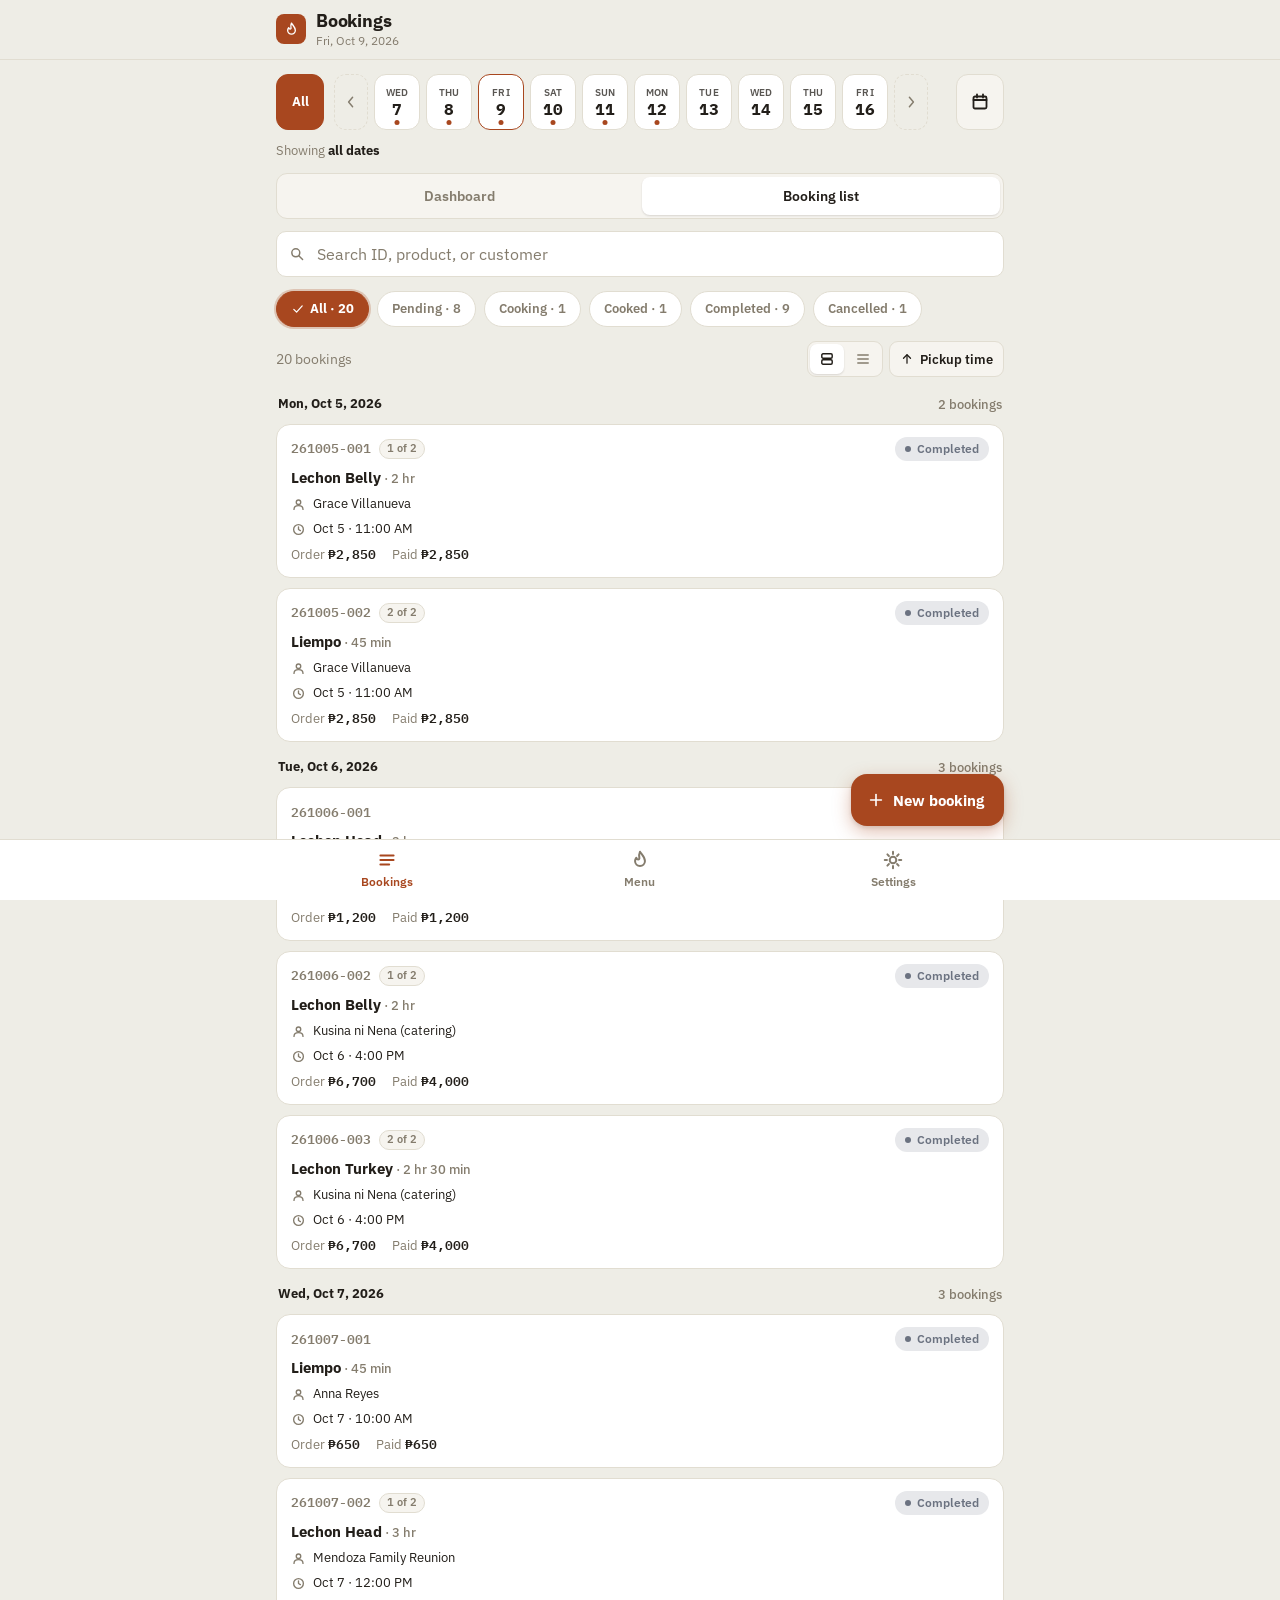
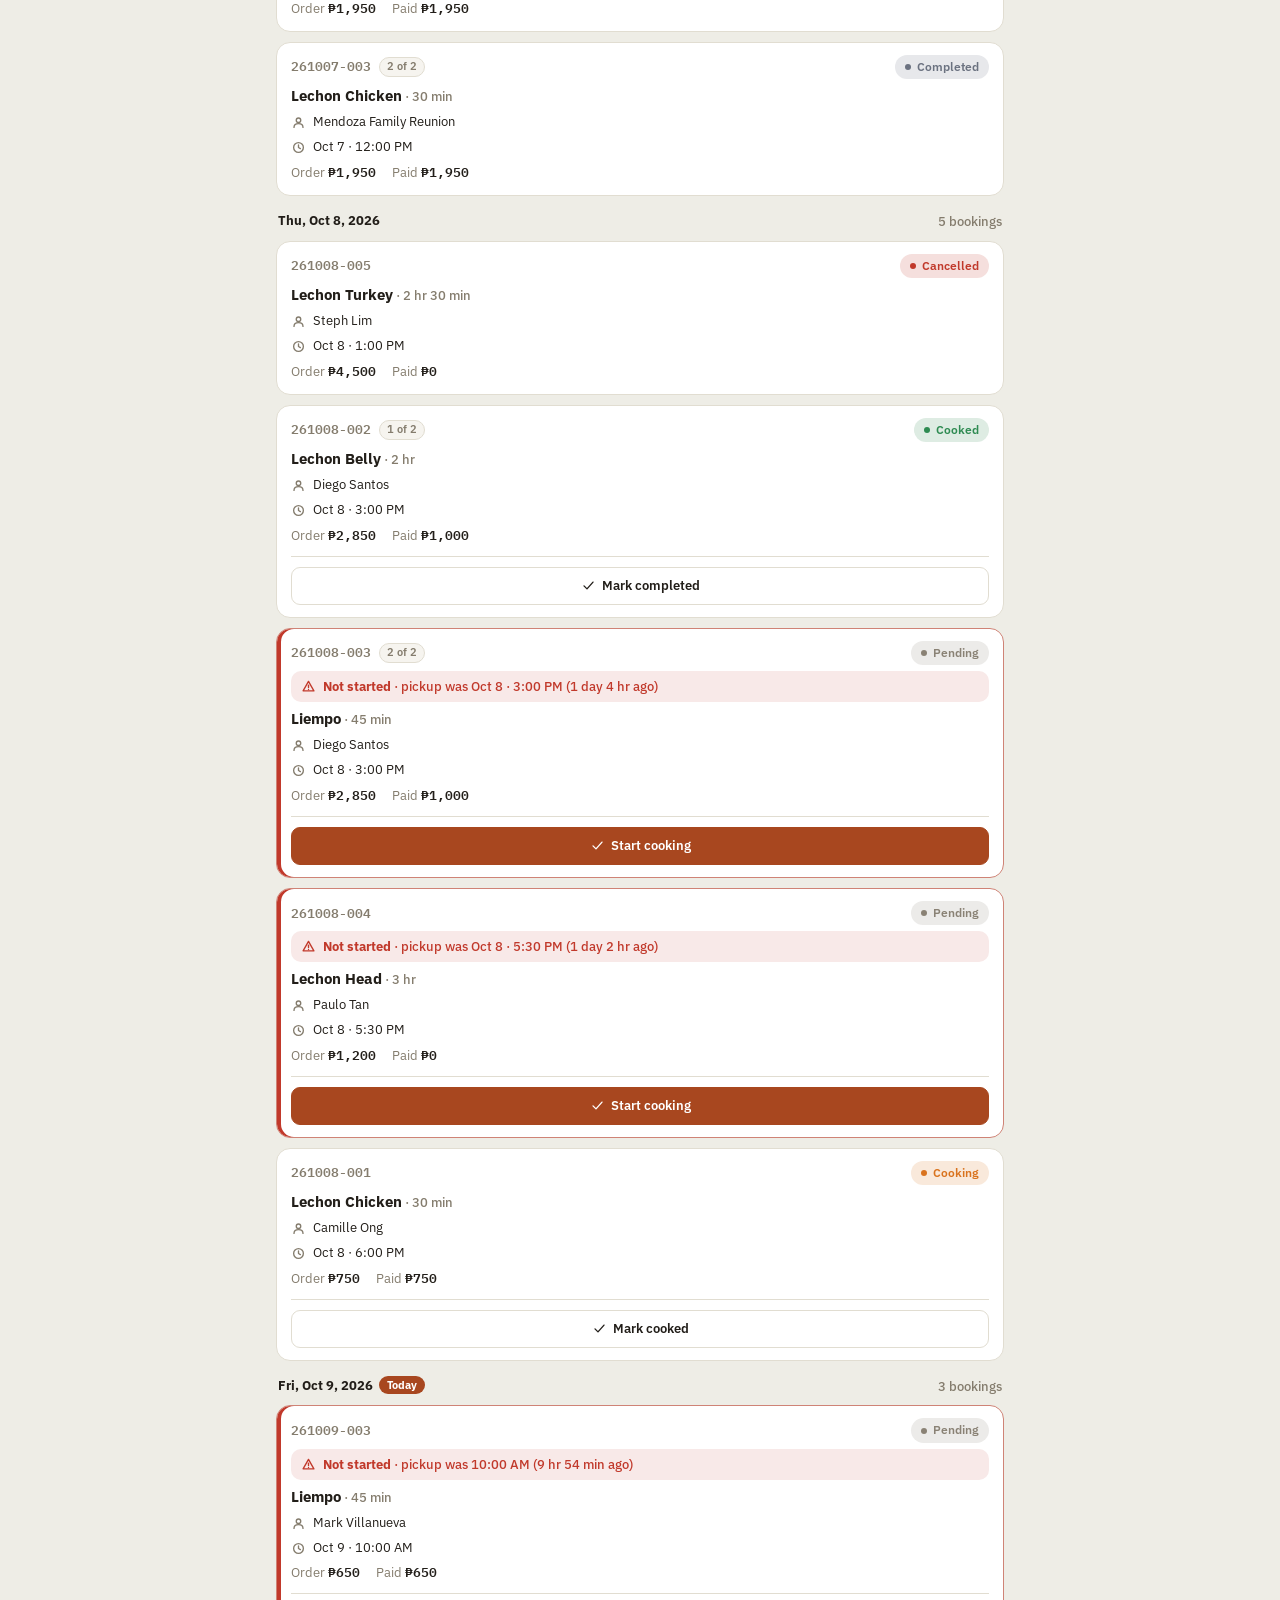
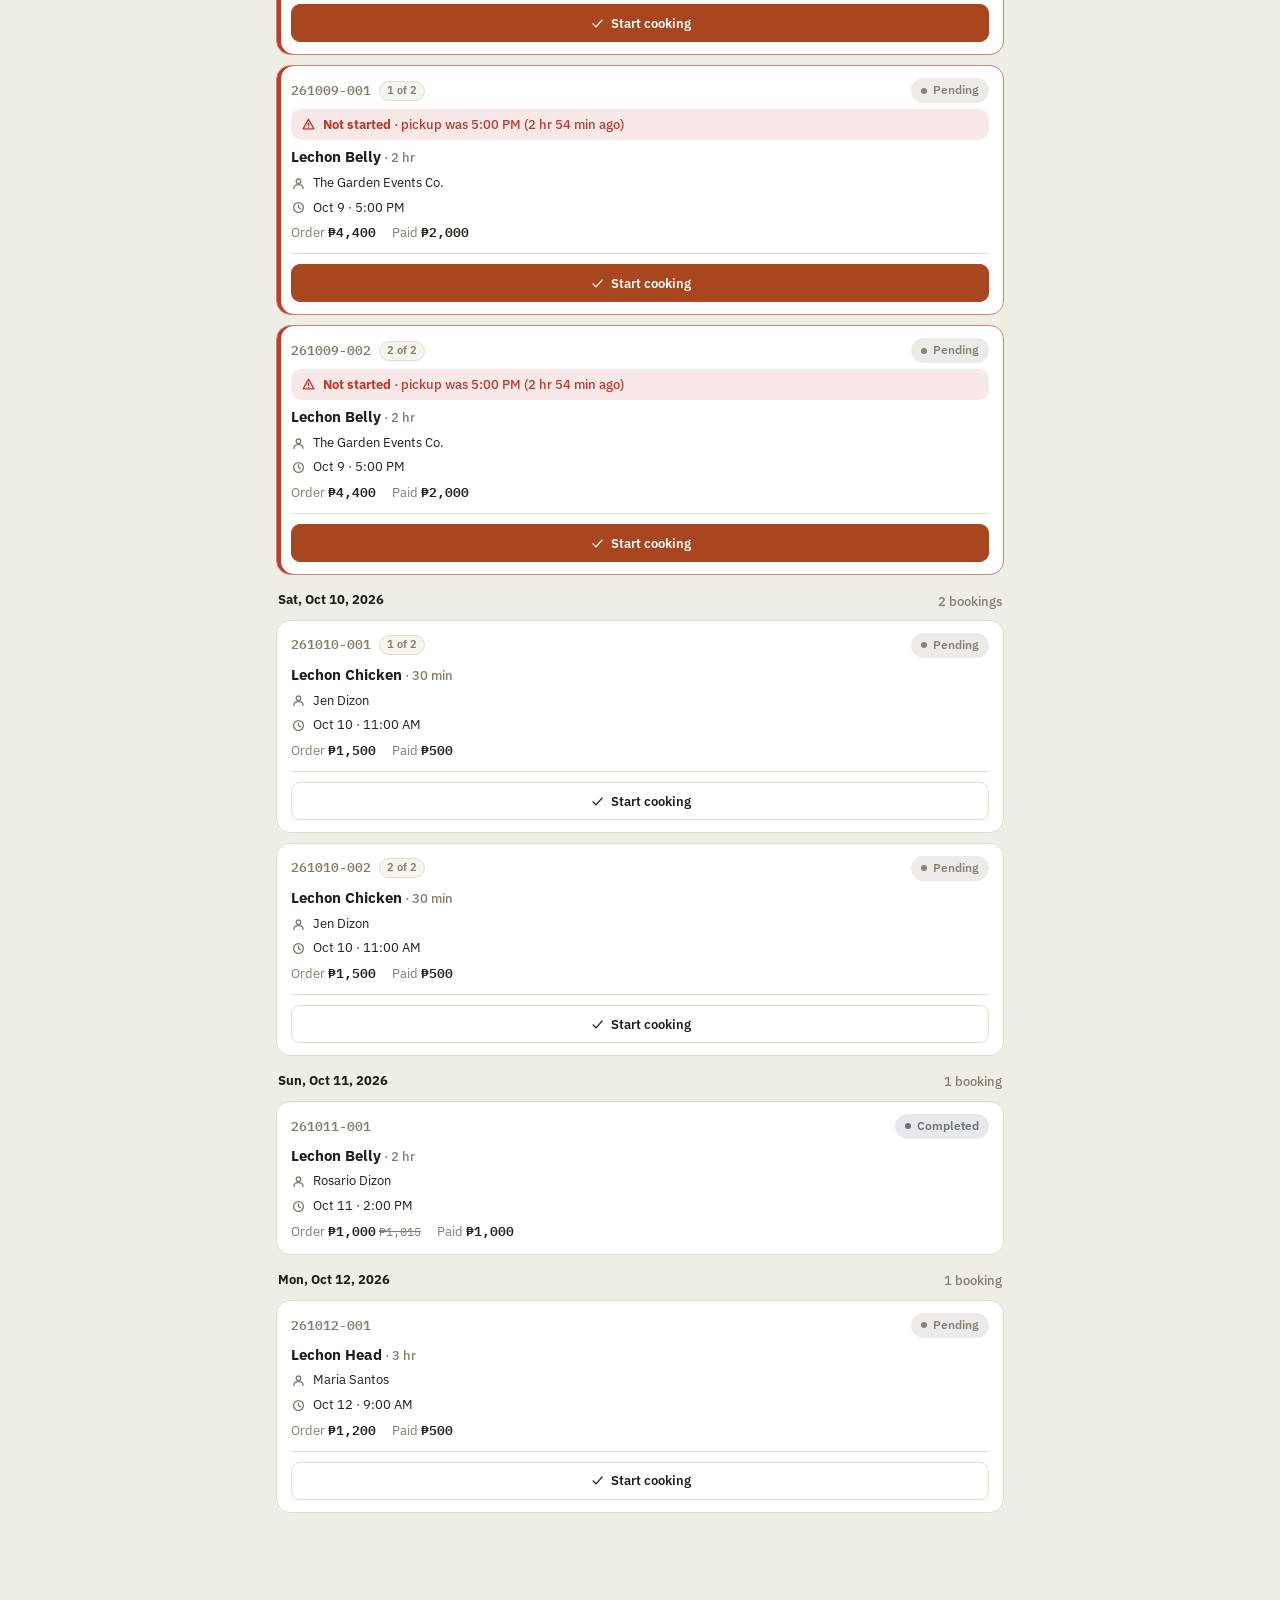
<file: docs/prototypes/bookings-prototype.html>
<!doctype html>
<html lang="en">
<head>
<meta charset="utf-8" />
<meta name="viewport" content="width=device-width, initial-scale=1, viewport-fit=cover" />
<title>Roastline — Bookings</title>
<script>
  // Apply the saved theme before first paint (Settings → Appearance): 'light' (default),
  // 'dark', or 'system' (match the device's light/dark setting, and follow it live).
  // In the real app this comes from MAUI Preferences. Storage can be unavailable — light.
  (function () {
    var mq = window.matchMedia ? window.matchMedia('(prefers-color-scheme: dark)') : null;
    function apply() {
      var t = 'light';
      try { t = localStorage.getItem('roastline.theme') || 'light'; } catch (e) {}
      var dark = t === 'dark' || (t === 'system' && !!mq && mq.matches);
      if (dark) document.documentElement.dataset.theme = 'dark';
      else delete document.documentElement.dataset.theme;
    }
    apply();
    try { if (mq) mq.addEventListener('change', apply); } catch (e) {}
    window.__applyTheme = apply;
  })();
</script>
<link rel="preconnect" href="https://fonts.googleapis.com">
<link rel="preconnect" href="https://fonts.gstatic.com" crossorigin>
<link rel="stylesheet" href="https://fonts.googleapis.com/css2?family=IBM+Plex+Mono:wght@500;600&family=IBM+Plex+Sans:wght@400;500;600;700&display=swap">
<style>
  /* ================= Shared mobile shell (same block in menu-prototype.html and settings-prototype.html) ================= */
  :root {
    --font-body: 'IBM Plex Sans', system-ui, -apple-system, 'Segoe UI', sans-serif;
    --font-mono: 'IBM Plex Mono', 'SFMono-Regular', ui-monospace, Consolas, monospace;
    --bg: #EEEDE6;
    --surface: #FFFFFF;
    --surface-2: #F6F4EF;
    --border: #E1DDD1;
    --fg: #221E19;
    --fg-muted: #847C6D;
    --accent: #A8471F;
    --accent-fg: #FFFFFF;
    --status-pending: #8A8275;
    --status-cooking: #D9731E;
    --status-cooked: #2E8B52;
    --status-completed: #6B7280;
    --status-cancelled: #C1392B;
    --nav-h: 60px;
    --safe-top: env(safe-area-inset-top, 0px);
    --safe-bottom: env(safe-area-inset-bottom, 0px);
  }
  :root { color-scheme: light; }
  :root[data-theme="dark"] {
    color-scheme: dark;
    --bg: #15120E;
    --surface: #1F1B16;
    --surface-2: #29241E;
    --border: #3A3229;
    --fg: #F2EDE4;
    --fg-muted: #A79E8F;
    --accent: #C9612F;
    --accent-fg: #FFFFFF;
    --status-pending: #A39A8A;
    --status-cooking: #E8893A;
    --status-cooked: #4CAF72;
    --status-completed: #959CA8;
    --status-cancelled: #E25B4D;
  }
  :root[data-theme="dark"] .backdrop, :root[data-theme="dark"] .dialog-backdrop { background: rgba(0,0,0,0.6); }
  * { box-sizing: border-box; }
  html, body { margin: 0; background: var(--bg); }
  body {
    font-family: var(--font-body); font-size: 14px; line-height: 1.45; color: var(--fg);
    -webkit-tap-highlight-color: transparent; -webkit-text-size-adjust: 100%;
  }
  body.no-scroll { overflow: hidden; }
  button, input, select, textarea { font-family: inherit; color: inherit; }
  button { cursor: pointer; }
  :focus-visible { outline: 2px solid var(--accent); outline-offset: 2px; }
  ::placeholder { color: var(--fg-muted); opacity: 1; }
  .sr-only { position: absolute; width: 1px; height: 1px; padding: 0; margin: -1px; overflow: hidden; clip: rect(0,0,0,0); white-space: nowrap; border: 0; }
  .mono { font-family: var(--font-mono); font-variant-numeric: tabular-nums; }
  .muted { color: var(--fg-muted); }
  .no-scrollbar { scrollbar-width: none; }
  .no-scrollbar::-webkit-scrollbar { display: none; }

  .app { min-height: 100vh; padding-bottom: calc(var(--nav-h) + var(--safe-bottom) + 84px); }
  .topbar {
    position: sticky; top: 0; z-index: 20; padding-top: var(--safe-top);
    background: color-mix(in srgb, var(--bg) 92%, transparent);
    -webkit-backdrop-filter: saturate(1.4) blur(10px); backdrop-filter: saturate(1.4) blur(10px);
    border-bottom: 1px solid var(--border);
  }
  .topbar-inner { max-width: 760px; margin: 0 auto; display: flex; align-items: center; gap: 10px; padding: 10px 16px; min-height: 56px; }
  .brand-mark { width: 30px; height: 30px; border-radius: 8px; background: var(--accent); display: flex; align-items: center; justify-content: center; flex-shrink: 0; }
  .topbar-titles { display: flex; flex-direction: column; min-width: 0; }
  .topbar h1 { margin: 0; font-size: 18px; font-weight: 700; letter-spacing: -0.01em; line-height: 1.2; }
  .topbar .sub { font-size: 12px; color: var(--fg-muted); }
  .content { max-width: 760px; margin: 0 auto; padding: 14px 16px 0; display: flex; flex-direction: column; gap: 12px; }

  .bottomnav { position: fixed; left: 0; right: 0; bottom: 0; z-index: 30; background: var(--surface); border-top: 1px solid var(--border); padding-bottom: var(--safe-bottom); }
  .bottomnav-inner { max-width: 760px; margin: 0 auto; display: flex; }
  .navitem {
    flex: 1; min-height: var(--nav-h); display: flex; flex-direction: column; align-items: center; justify-content: center; gap: 3px;
    font-size: 11.5px; font-weight: 600; color: var(--fg-muted); text-decoration: none; background: none; border: none; padding: 6px 4px;
  }
  .navitem.active { color: var(--accent); }
  .fab {
    position: fixed; z-index: 25;
    right: max(16px, calc((100vw - 760px) / 2 + 16px));
    bottom: calc(var(--nav-h) + var(--safe-bottom) + 14px);
    height: 52px; padding: 0 20px 0 16px; border-radius: 16px; border: none;
    background: var(--accent); color: var(--accent-fg); font-size: 15px; font-weight: 700;
    display: inline-flex; align-items: center; gap: 8px;
    box-shadow: 0 6px 18px rgba(168,71,31,0.35), 0 2px 4px rgba(34,30,25,0.12);
  }

  .card { background: var(--surface); border: 1px solid var(--border); border-radius: 14px; padding: 14px; }
  .btn {
    display: inline-flex; align-items: center; justify-content: center; gap: 6px; height: 44px; padding: 0 16px;
    border-radius: 10px; border: 1px solid var(--border); background: var(--surface); font-size: 14px; font-weight: 600;
    white-space: nowrap; touch-action: manipulation;
  }
  .btn:active { background: var(--surface-2); }
  .btn-sm { height: 38px; padding: 0 12px; font-size: 13px; border-radius: 9px; }
  .btn-primary { background: var(--accent); border-color: var(--accent); color: var(--accent-fg); }
  .btn-primary:active { background: color-mix(in srgb, var(--accent) 85%, black); }
  .btn-danger { color: var(--status-cancelled); border-color: color-mix(in srgb, var(--status-cancelled) 45%, var(--border)); }
  .btn-dashed { border-style: dashed; background: transparent; color: var(--fg-muted); }
  .btn[disabled] { opacity: 0.45; cursor: not-allowed; }
  .icon-btn { width: 44px; height: 44px; border-radius: 10px; border: 1px solid transparent; background: transparent; display: inline-flex; align-items: center; justify-content: center; flex-shrink: 0; }
  .icon-btn:active { background: var(--surface-2); }

  .search { position: relative; }
  .search svg { position: absolute; left: 13px; top: 50%; transform: translateY(-50%); pointer-events: none; color: var(--fg-muted); }
  .input { width: 100%; height: 46px; border-radius: 10px; border: 1px solid var(--border); background: var(--surface); padding: 0 12px; font-size: 16px; }
  .search .input { padding-left: 40px; }
  textarea.input { height: auto; min-height: 96px; padding: 12px; resize: vertical; line-height: 1.45; }
  .field { display: flex; flex-direction: column; gap: 6px; }
  .field-label { font-size: 12.5px; font-weight: 600; color: var(--fg-muted); }
  .field-label .opt { font-weight: 400; }
  .field-row { display: grid; grid-template-columns: 1fr 1fr; gap: 12px; }

  .chip-row { display: flex; gap: 8px; overflow-x: auto; margin: 0 -16px; padding: 2px 16px; }
  .chip { flex-shrink: 0; height: 36px; padding: 0 14px; border-radius: 999px; border: 1px solid var(--border); background: var(--surface); color: var(--fg-muted); font-size: 13px; font-weight: 600; white-space: nowrap; display: inline-flex; align-items: center; gap: 5px; }
  /* The selected chip: accent fill, bolder text, a soft ring and a check mark (see the chip markup), so it is obvious which status is shown. */
  .chip.active { background: var(--accent); border-color: var(--accent); color: var(--accent-fg); font-weight: 700; box-shadow: 0 0 0 2px color-mix(in srgb, var(--accent) 25%, transparent); }
  .list-meta { display: flex; align-items: center; justify-content: space-between; gap: 8px; min-height: 36px; }
  .list-meta-actions { display: flex; gap: 6px; min-width: 0; }
  .meta-btn {
    display: inline-flex; align-items: center; gap: 6px; height: 36px; padding: 0 10px; border-radius: 9px;
    border: 1px solid var(--border); background: var(--surface-2); font-size: 12.5px; font-weight: 600; white-space: nowrap; min-width: 0;
  }
  .meta-btn span { overflow: hidden; text-overflow: ellipsis; }

  .pill { display: inline-flex; align-items: center; gap: 6px; padding: 4px 10px; border-radius: 999px; font-size: 11.5px; font-weight: 600; white-space: nowrap; flex-shrink: 0; }
  .pill-dot { width: 6px; height: 6px; border-radius: 999px; flex-shrink: 0; }
  .empty { border: 1px dashed var(--border); border-radius: 12px; padding: 36px 16px; text-align: center; color: var(--fg-muted); font-size: 13.5px; }

  .backdrop { position: fixed; inset: 0; background: rgba(20,16,12,0.42); z-index: 50; animation: fade 0.15s ease; }
  .sheet { position: fixed; z-index: 51; background: var(--surface); display: flex; flex-direction: column; box-shadow: 0 -8px 30px rgba(20,16,12,0.18); }
  .sheet.full { inset: 0; animation: slideUp 0.2s ease; }
  .sheet.bottom { left: 0; right: 0; bottom: 0; max-height: 88vh; border-radius: 18px 18px 0 0; animation: slideUp 0.2s ease; }
  .sheet.top-layer { z-index: 61; }
  .backdrop.top-layer { z-index: 60; }
  .sheet-grabber { width: 38px; height: 4px; border-radius: 999px; background: var(--border); margin: 8px auto 0; flex-shrink: 0; }
  .sheet-header { display: flex; align-items: center; gap: 8px; padding: 6px 8px 6px 16px; min-height: 56px; border-bottom: 1px solid var(--border); flex-shrink: 0; }
  .sheet.full .sheet-header { padding-top: calc(6px + var(--safe-top)); padding-left: 6px; }
  .sheet-title { font-size: 16px; font-weight: 700; flex: 1; min-width: 0; overflow: hidden; text-overflow: ellipsis; white-space: nowrap; }
  .sheet-body { flex: 1; overflow-y: auto; overscroll-behavior: contain; padding: 16px; display: flex; flex-direction: column; gap: 16px; -webkit-overflow-scrolling: touch; }
  .sheet.bottom .sheet-body { padding-bottom: calc(16px + var(--safe-bottom)); }
  .sheet-footer { flex-shrink: 0; display: flex; gap: 10px; padding: 12px 16px calc(12px + var(--safe-bottom)); border-top: 1px solid var(--border); background: var(--surface); }
  .sheet-footer .btn { flex: 1; }
  @media (min-width: 768px) {
    .sheet.full { left: auto; width: 440px; border-left: 1px solid var(--border); animation: slideLeft 0.2s ease; }
    .sheet.full .sheet-header { padding-top: 6px; }
    .sheet.bottom { left: 50%; right: auto; bottom: 24px; width: 420px; transform: translateX(-50%); border-radius: 18px; animation: fade 0.15s ease; }
    .sheet.bottom .sheet-grabber { display: none; }
  }
  @keyframes fade { from { opacity: 0; } to { opacity: 1; } }
  @keyframes slideUp { from { transform: translateY(28px); opacity: 0.6; } to { transform: none; opacity: 1; } }
  @keyframes slideLeft { from { transform: translateX(28px); opacity: 0.6; } to { transform: none; opacity: 1; } }

  .menu-row {
    display: flex; align-items: center; gap: 12px; min-height: 52px; padding: 0 6px; border-radius: 10px; width: 100%;
    color: var(--fg); text-decoration: none; font-size: 15px; font-weight: 600; background: none; border: none; text-align: left;
  }
  .menu-row:active { background: var(--surface-2); }
  .menu-row .trail { margin-left: auto; color: var(--fg-muted); display: flex; }
  .menu-row.selected { color: var(--accent); }
  .group-label { font-size: 11px; font-weight: 700; letter-spacing: 0.06em; text-transform: uppercase; color: var(--fg-muted); margin: 0; }
  .segmented { display: grid; grid-auto-flow: column; grid-auto-columns: 1fr; gap: 3px; background: var(--surface-2); border: 1px solid var(--border); border-radius: 11px; padding: 3px; }
  .seg { height: 38px; border-radius: 8px; border: none; background: transparent; font-size: 13.5px; font-weight: 600; color: var(--fg-muted); }
  .seg.active { background: var(--surface); color: var(--fg); box-shadow: 0 1px 2px rgba(34,30,25,0.14); }
  .caption { font-size: 12.5px; color: var(--fg-muted); margin: 0; }
  .form-error { font-size: 13px; color: var(--status-cancelled); font-weight: 600; margin: 0; }
  .switch { position: relative; width: 50px; height: 30px; border-radius: 999px; border: none; background: var(--border); flex-shrink: 0; padding: 0; }
  .switch.on { background: var(--accent); }
  .switch span { position: absolute; top: 3px; left: 3px; width: 24px; height: 24px; border-radius: 50%; background: #fff; box-shadow: 0 1px 2px rgba(0,0,0,0.25); transition: left 0.15s ease; }
  .switch.on span { left: 23px; }
  .toggle-card { display: flex; align-items: center; justify-content: space-between; gap: 12px; border: 1px solid var(--border); border-radius: 12px; padding: 12px 14px; }
  .toast {
    position: fixed; left: 50%; transform: translateX(-50%); z-index: 80;
    bottom: calc(var(--nav-h) + var(--safe-bottom) + 80px);
    background: var(--fg); color: var(--bg); padding: 10px 16px; border-radius: 12px; font-size: 13.5px; font-weight: 500;
    box-shadow: 0 8px 20px rgba(34,30,25,0.22); max-width: calc(100vw - 32px); animation: fade 0.15s ease;
  }
  .toast.over-footer { bottom: calc(var(--safe-bottom) + 84px); }
  /* ================= end shared shell ================= */

  /* ---- Bookings page ---- */
  .datebar { display: flex; align-items: stretch; gap: 8px; }
  .all-chip { flex-shrink: 0; width: 48px; border-radius: 12px; border: 1.5px solid var(--border); background: var(--surface); font-size: 13px; font-weight: 700; }
  .all-chip.active { background: var(--accent); border-color: var(--accent); color: var(--accent-fg); }
  .strip { flex: 1; min-width: 0; display: flex; gap: 6px; overflow-x: auto; padding: 7px 2px 3px; margin: -7px 0 -3px; scroll-snap-type: x proximity; }
  .day {
    position: relative; flex: 0 0 46px; height: 56px; border-radius: 12px; border: 1.5px solid var(--border); background: var(--surface);
    display: flex; flex-direction: column; align-items: center; justify-content: center; gap: 2px; scroll-snap-align: start;
  }
  .day.today { border-color: var(--accent); }
  .day.selected { background: var(--accent); border-color: var(--accent); color: var(--accent-fg); }
  .day-wd { font-size: 10px; font-weight: 600; letter-spacing: 0.03em; text-transform: uppercase; opacity: 0.75; }
  .day-num { font-family: var(--font-mono); font-size: 16px; font-weight: 700; line-height: 1; font-variant-numeric: tabular-nums; }
  .day-dot { position: absolute; bottom: 4px; left: 50%; transform: translateX(-50%); width: 5px; height: 5px; border-radius: 50%; background: var(--accent); }
  .day.selected .day-dot { background: var(--accent-fg); }
  .strip-arrow { scroll-snap-align: start; flex: 0 0 34px; height: 56px; border-radius: 12px; border: 1px dashed var(--border); background: transparent; color: var(--fg-muted); display: flex; align-items: center; justify-content: center; }
  .strip-arrow[disabled] { opacity: 0.35; cursor: not-allowed; }
  .cal-btn { flex-shrink: 0; width: 48px; border-radius: 12px; border: 1px solid var(--border); background: var(--surface-2); display: flex; align-items: center; justify-content: center; }
  .cal-btn.has-date { border-color: var(--accent); color: var(--accent); }
  .scope { font-size: 13px; color: var(--fg-muted); }
  .scope strong { color: var(--fg); }

  .card-head { display: flex; justify-content: space-between; align-items: baseline; gap: 10px; margin-bottom: 12px; }
  .card-title { margin: 0; font-size: 14.5px; font-weight: 700; }
  .card-cap { font-size: 12px; color: var(--fg-muted); }
  .kpi-grid { display: grid; grid-template-columns: repeat(2, minmax(0, 1fr)); gap: 10px; }
  .kpi { background: var(--surface); border: 1px solid var(--border); border-radius: 14px; padding: 12px 14px; display: flex; flex-direction: column; gap: 4px; min-width: 0; }
  .kpi:first-child { grid-column: 1 / -1; }
  .kpi-label { font-size: 12px; color: var(--fg-muted); font-weight: 500; }
  .kpi-value { font-family: var(--font-mono); font-size: 20px; font-weight: 600; letter-spacing: -0.01em; overflow-wrap: anywhere; font-variant-numeric: tabular-nums; }
  @media (min-width: 640px) {
    .kpi-grid { grid-template-columns: repeat(5, minmax(0, 1fr)); }
    .kpi:first-child { grid-column: auto; }
    .kpi-value { font-size: 17px; }
  }
  .stack-bar { display: flex; height: 12px; border-radius: 999px; overflow: hidden; background: var(--surface-2); }
  .legend { display: flex; flex-wrap: wrap; gap: 8px 14px; margin-top: 12px; }
  .legend-item { display: flex; align-items: center; gap: 6px; font-size: 12.5px; }
  .mix-list { display: flex; flex-direction: column; gap: 12px; }
  .mix-row { display: grid; grid-template-columns: minmax(0, 1fr) auto; gap: 5px 10px; align-items: center; font-size: 13.5px; }
  .mix-bar { grid-column: 1 / -1; height: 8px; border-radius: 999px; background: var(--surface-2); overflow: hidden; }
  .mix-bar span { display: block; height: 100%; background: var(--accent); border-radius: 999px; }
  .bal-row { display: flex; justify-content: space-between; gap: 12px; align-items: center; padding: 10px 0; border-top: 1px solid var(--border); }
  .bal-row:first-child { border-top: none; padding-top: 0; }
  .bal-name { font-weight: 600; font-size: 14px; }
  .kchart { display: flex; align-items: flex-start; min-width: 0; }
  .kchart svg { display: block; flex: none; }
  .kchart-scroll { flex: 1 1 auto; min-width: 0; overflow-x: auto; overflow-y: hidden; overscroll-behavior-x: contain; -webkit-overflow-scrolling: touch; scrollbar-width: thin; padding-bottom: 6px; }
  .kchart-cap { font-size: 10.5px; color: var(--fg-muted); text-align: center; margin-top: 2px; }
  .kbar { fill: var(--status-cooking); opacity: 0.78; }
  .kbar.sel { opacity: 1; fill: var(--accent); }
  .khit { fill: transparent; cursor: pointer; }
  .ktick { font-family: var(--font-mono); font-size: 10.5px; fill: var(--fg-muted); }
  .kcount { font-family: var(--font-mono); font-size: 11px; font-weight: 600; fill: var(--fg); }
  .kgrid { stroke: var(--border); stroke-width: 1; }
  .kaxis { stroke: var(--fg-muted); stroke-width: 1; }
  .know { stroke: var(--accent); stroke-width: 1.5; stroke-dasharray: 4 3; pointer-events: none; }
  .kreadout { margin-top: 8px; font-size: 12.5px; color: var(--fg-muted); min-height: 18px; }
  .kreadout b { color: var(--fg); }

  .bcard-list { display: flex; flex-direction: column; gap: 10px; }
  .group-head { display: flex; align-items: center; justify-content: space-between; gap: 10px; padding: 6px 2px 0; font-size: 13px; font-weight: 700; }
  .group-head .muted { font-weight: 500; font-size: 12.5px; }
  .today-pill { font-size: 10.5px; font-weight: 700; padding: 2px 8px; border-radius: 999px; background: var(--accent); color: var(--accent-fg); margin-left: 6px; vertical-align: 1px; }
  .bcard { background: var(--surface); border: 1px solid var(--border); border-radius: 14px; padding: 12px 14px; display: flex; flex-direction: column; gap: 6px; cursor: pointer; }
  .bcard:active { background: var(--surface-2); }
  .bcard-top { display: flex; align-items: center; justify-content: space-between; gap: 8px; }
  .bid { font-family: var(--font-mono); font-size: 13px; font-weight: 600; color: var(--fg-muted); }
  .bcard-product { font-size: 15px; font-weight: 700; }
  .bcard-product .muted { font-weight: 500; font-size: 13px; }
  .bcard-line { display: flex; align-items: center; gap: 7px; font-size: 13px; min-width: 0; }
  .bcard-line svg { color: var(--fg-muted); flex-shrink: 0; }
  .bcard-line span { overflow: hidden; text-overflow: ellipsis; white-space: nowrap; }
  .bcard-money { display: flex; flex-wrap: wrap; gap: 4px 16px; font-size: 13px; }
  .bcard-money b { font-family: var(--font-mono); font-weight: 600; }
  .was { color: var(--fg-muted); font-size: 12px; text-decoration: line-through; font-family: var(--font-mono); }
  .bcard-actions { display: flex; gap: 8px; border-top: 1px solid var(--border); padding-top: 10px; margin-top: 4px; }
  .bcard-actions .btn { flex: 1; }
  .bcard-list.compact { gap: 6px; }
  .crow {
    display: flex; align-items: center; gap: 12px; width: 100%; min-height: 52px; padding: 0 12px 0 14px;
    background: var(--surface); border: 1px solid var(--border); border-radius: 12px; text-align: left;
  }
  .crow:active { background: var(--surface-2); }
  .crow .bid { color: var(--fg); font-size: 14px; flex: 1; min-width: 0; }
  .crow-time { display: flex; align-items: center; gap: 6px; font-size: 13.5px; font-weight: 500; white-space: nowrap; }
  .crow-time svg, .crow-chev { color: var(--fg-muted); flex-shrink: 0; display: flex; }
  .bcard.expanded { border-color: color-mix(in srgb, var(--accent) 45%, var(--border)); }
  .bcard-top-right { display: flex; align-items: center; gap: 4px; }
  /* Late-to-start cue for PENDING bookings (see startCue): shown once the ideal start
     (pickup − cooking time) has passed. A red left stripe + border on the card or row,
     plus a worded line, so it never relies on colour alone. */
  .bcard.late, .crow.late { border-color: color-mix(in srgb, var(--status-cancelled) 55%, var(--border)); box-shadow: inset 4px 0 0 var(--status-cancelled); }
  .crow.late { background: color-mix(in srgb, var(--status-cancelled) 5%, var(--surface)); }
  .start-alert { display: flex; align-items: flex-start; gap: 7px; padding: 7px 10px; border-radius: 10px; font-size: 12.5px; font-weight: 500; line-height: 1.35; }
  .start-alert svg { flex-shrink: 0; margin-top: 1px; }
  .start-alert b { font-weight: 700; }
  .start-alert.late { background: color-mix(in srgb, var(--status-cancelled) 11%, var(--surface)); color: var(--status-cancelled); }
  .start-flag { display: inline-flex; align-items: center; gap: 4px; padding: 2px 8px; border-radius: 999px; font-size: 11.5px; font-weight: 700; white-space: nowrap; flex-shrink: 0; }
  .start-flag.late { background: color-mix(in srgb, var(--status-cancelled) 14%, var(--surface)); color: var(--status-cancelled); }
  .crow .bid { overflow: hidden; text-overflow: ellipsis; white-space: nowrap; }
  /* Flagged compact rows: tighter gaps and no clock icon, so "ID + 1 of 2 + Late + time" fits a 360 px phone. */
  .crow.late { gap: 8px; }
  .crow.late .crow-time > svg { display: none; }
  .drow .v .start-flag { margin-left: 6px; vertical-align: 1px; }
  /* "1 of 2" tag after the booking ID for multi-booking orders */
  .order-tag {
    display: inline-block; margin-left: 8px; padding: 1px 7px; border-radius: 999px; vertical-align: 1px;
    font-family: var(--font-body); font-size: 11px; font-weight: 600; color: var(--fg-muted);
    background: var(--surface-2); border: 1px solid var(--border); white-space: nowrap;
  }
  .collapse-btn { width: 32px; height: 32px; margin: -6px -8px -6px 0; border: none; background: none; border-radius: 8px; color: var(--fg-muted); display: inline-flex; align-items: center; justify-content: center; }
  .collapse-btn:active { background: var(--surface-2); }
  .view-toggle { display: inline-flex; gap: 2px; padding: 2px; border: 1px solid var(--border); border-radius: 9px; background: var(--surface-2); flex-shrink: 0; }
  .view-toggle button { width: 34px; height: 30px; border: none; border-radius: 7px; background: transparent; color: var(--fg-muted); display: inline-flex; align-items: center; justify-content: center; }
  .view-toggle button.active { background: var(--surface); color: var(--fg); box-shadow: 0 1px 2px rgba(34,30,25,0.14); }

  .dsec-title { font-size: 11px; font-weight: 700; letter-spacing: 0.06em; text-transform: uppercase; color: var(--fg-muted); margin: 0 0 6px; }
  .drow { display: flex; justify-content: space-between; align-items: center; gap: 12px; padding: 9px 0; border-top: 1px solid var(--border); font-size: 14px; min-height: 40px; }
  .drow:first-of-type { border-top: none; }
  .drow .k { color: var(--fg-muted); display: flex; align-items: center; gap: 4px; flex-wrap: wrap; }
  .drow .v { font-weight: 600; text-align: right; }
  .drow.big { font-size: 16px; }
  .tel { color: var(--accent); font-weight: 600; text-decoration: none; }
  .link-row { display: flex; justify-content: flex-end; margin-top: -4px; }
  .link-btn { background: none; border: none; padding: 6px 2px; color: var(--accent); font-weight: 600; font-size: 13px; min-height: 36px; }
  .text-btn svg { vertical-align: -2px; }
  .text-btn { background: none; border: none; padding: 4px 6px; font-size: 12.5px; font-weight: 600; color: var(--accent); min-height: 32px; }
  .inline-editor { display: flex; flex-direction: column; gap: 8px; padding: 10px 0; border-top: 1px solid var(--border); }
  .inline-row { display: flex; gap: 8px; }
  .inline-row > * { flex: 1; min-width: 0; }
  .writeoff {
    display: flex; flex-direction: column; gap: 8px; margin-top: 6px; padding: 10px 12px; border-radius: 12px; font-size: 13px;
    background: color-mix(in srgb, var(--status-cooking) 9%, var(--surface));
    border: 1px solid color-mix(in srgb, var(--status-cooking) 35%, var(--border));
  }
  .sib-list { display: flex; flex-direction: column; gap: 8px; }
  .sib { display: flex; align-items: center; justify-content: space-between; gap: 10px; width: 100%; min-height: 48px; padding: 8px 12px; border: 1px solid var(--border); border-radius: 12px; background: var(--surface); text-align: left; }
  .sib-text { display: flex; flex-direction: column; min-width: 0; }
  .sib-text .bid { font-size: 12px; }
  .sib-text span:last-child { font-weight: 600; font-size: 13.5px; }

  .money-input { position: relative; display: block; }
  .money-input .prefix { position: absolute; left: 12px; top: 50%; transform: translateY(-50%); color: var(--fg-muted); font-weight: 600; pointer-events: none; }
  .money-input .input { padding-left: 28px; }
  .line-card { border: 1px solid var(--border); border-radius: 14px; padding: 12px 14px; display: flex; flex-direction: column; gap: 12px; background: var(--surface-2); }
  .line-head { display: flex; justify-content: space-between; align-items: center; }
  .prod-scroll { display: flex; gap: 8px; overflow-x: auto; margin: 0 -14px; padding: 2px 14px; }
  .prod-card { flex: 0 0 136px; display: flex; flex-direction: column; gap: 2px; padding: 10px; border-radius: 12px; border: 1.5px solid var(--border); background: var(--surface); text-align: left; }
  .prod-card.selected { border-color: var(--accent); background: color-mix(in srgb, var(--accent) 8%, var(--surface)); }
  .prod-name { font-size: 13.5px; font-weight: 700; }
  .prod-meta { font-size: 11.5px; color: var(--fg-muted); }
  .prod-price { font-family: var(--font-mono); font-size: 13px; font-weight: 600; }
  .line-foot { display: flex; justify-content: space-between; align-items: center; gap: 12px; }
  .stepper { display: flex; align-items: center; border: 1px solid var(--border); border-radius: 10px; background: var(--surface); overflow: hidden; }
  .stepper button { width: 44px; height: 44px; border: none; background: none; font-size: 20px; font-weight: 600; }
  .stepper button:active { background: var(--surface-2); }
  .stepper input {
    width: 52px; height: 44px; border: none; border-left: 1px solid var(--border); border-right: 1px solid var(--border); border-radius: 0;
    text-align: center; font-family: var(--font-mono); font-size: 16px; font-weight: 600; background: var(--surface); -moz-appearance: textfield;
  }
  .stepper input::-webkit-outer-spin-button, .stepper input::-webkit-inner-spin-button { -webkit-appearance: none; margin: 0; }
  .subtotal { text-align: right; }
  .subtotal .mono { font-weight: 700; font-size: 15px; display: block; }
  .sum-card { border: 1px solid var(--border); border-radius: 14px; padding: 14px; display: flex; flex-direction: column; gap: 12px; }
  .sum-row { display: flex; justify-content: space-between; align-items: baseline; gap: 12px; font-size: 14px; }
  .sum-row .mono { font-weight: 700; }
  .sum-row.big { font-size: 16px; font-weight: 700; }

  .cal-head { display: flex; align-items: center; justify-content: space-between; gap: 8px; }
  .cal-head .icon-btn { border-color: var(--border); }
  .cal-head .icon-btn[disabled] { opacity: 0.35; cursor: not-allowed; }
  .cal-label { font-weight: 700; font-size: 15px; }
  .cal-grid { display: grid; grid-template-columns: repeat(7, 1fr); gap: 4px; text-align: center; }
  .cal-wd { font-size: 10.5px; font-weight: 600; text-transform: uppercase; color: var(--fg-muted); padding-bottom: 4px; }
  .cal-cell { position: relative; height: 42px; border-radius: 10px; border: 1.5px solid transparent; background: none; font-family: var(--font-mono); font-size: 14px; font-weight: 600; }
  .cal-cell.today { border-color: var(--accent); }
  .cal-cell.selected { background: var(--accent); color: var(--accent-fg); }
  .cal-cell[disabled] { color: var(--fg-muted); opacity: 0.4; cursor: not-allowed; }
  .cal-dot { position: absolute; bottom: 5px; left: 50%; transform: translateX(-50%); width: 5px; height: 5px; border-radius: 50%; background: var(--accent); }
  .cal-cell.selected .cal-dot { background: var(--accent-fg); }
  .checkrow { display: flex; align-items: center; gap: 12px; min-height: 48px; font-size: 15px; padding: 0 4px; }
  .checkrow input { width: 20px; height: 20px; accent-color: var(--accent); margin: 0; flex-shrink: 0; }
  .checkrow.locked { color: var(--fg-muted); }

  .dialog-backdrop { position: fixed; inset: 0; background: rgba(20,16,12,0.42); z-index: 70; animation: fade 0.15s ease; }
  .dialog {
    position: fixed; z-index: 71; left: 16px; right: 16px; top: 50%; transform: translateY(-50%);
    max-width: 360px; margin: 0 auto; background: var(--surface); border-radius: 18px; padding: 20px;
    display: flex; flex-direction: column; gap: 10px; box-shadow: 0 20px 50px rgba(20,16,12,0.3);
  }
  .dialog h2 { margin: 0; font-size: 17px; }
  .dialog p { margin: 0; color: var(--fg-muted); }
  .dialog-actions { display: flex; gap: 10px; margin-top: 6px; }
  .dialog-actions .btn { flex: 1; }

  /* Booking created popup — stays open until the user taps Done */
  .created-head { display: flex; flex-direction: column; align-items: center; gap: 6px; text-align: center; }
  .created-icon { width: 44px; height: 44px; border-radius: 50%; background: color-mix(in srgb, var(--status-cooked) 14%, var(--surface)); color: var(--status-cooked); display: flex; align-items: center; justify-content: center; }
  .created-ids { display: flex; flex-direction: column; gap: 6px; max-height: 40vh; overflow-y: auto; margin: 4px 0; }
  .created-id {
    display: flex; align-items: center; justify-content: space-between; gap: 10px; padding: 10px 14px; border-radius: 12px;
    background: var(--surface-2); border: 1px solid var(--border);
  }
  .created-id .mono { font-size: 18px; font-weight: 600; color: var(--fg); letter-spacing: 0.02em; }
  .created-id .prod { font-size: 12.5px; color: var(--fg-muted); text-align: right; }
  .created-id.single { justify-content: center; flex-direction: column; gap: 2px; padding: 14px; }
  .created-id.single .mono { font-size: 24px; }
  .created-meta { font-size: 13px; color: var(--fg-muted); text-align: center; }

  /* ================= PIN confirmation (same block in menu- and bookings-prototype.html) ================= */
  .backdrop.pin-layer { z-index: 90; }
  .sheet.pin-layer { z-index: 91; }
  .pin-body { padding: 8px 20px calc(20px + var(--safe-bottom)); display: flex; flex-direction: column; gap: 14px; overflow-y: auto; }
  .pin-head { text-align: center; display: flex; flex-direction: column; align-items: center; gap: 4px; }
  .pin-icon { width: 40px; height: 40px; border-radius: 12px; background: color-mix(in srgb, var(--accent) 12%, var(--surface)); color: var(--accent); display: flex; align-items: center; justify-content: center; margin-bottom: 4px; }
  .pin-head h2 { margin: 0; font-size: 18px; font-weight: 700; }
  .pin-detail { margin: 0; font-size: 13.5px; color: var(--fg-muted); max-width: 300px; }
  .pin-dots { display: flex; justify-content: center; align-items: center; gap: 14px; height: 22px; }
  .pin-dot { width: 13px; height: 13px; border-radius: 50%; background: var(--fg); }
  .pin-hint { color: var(--fg-muted); font-size: 13px; }
  .pin-shake { animation: pinShake 0.35s; }
  @keyframes pinShake { 0%,100% { transform: translateX(0); } 20% { transform: translateX(-8px); } 40% { transform: translateX(8px); } 60% { transform: translateX(-5px); } 80% { transform: translateX(5px); } }
  .pin-msg { min-height: 18px; text-align: center; font-size: 13px; font-weight: 600; color: var(--status-cancelled); }
  .pin-keypad { display: grid; grid-template-columns: repeat(3, 1fr); gap: 10px; width: 100%; max-width: 300px; margin: 0 auto; }
  .pin-key {
    height: 56px; border-radius: 14px; border: 1px solid var(--border); background: var(--surface);
    font-family: var(--font-mono); font-size: 22px; font-weight: 600; display: flex; align-items: center; justify-content: center; touch-action: manipulation;
  }
  .pin-key:active { background: var(--surface-2); }
  .pin-key.fn { font-family: var(--font-body); background: transparent; border-color: transparent; color: var(--fg-muted); }
  .pin-key.ok { background: var(--accent); border-color: var(--accent); color: var(--accent-fg); font-family: var(--font-body); font-size: 15px; font-weight: 700; }
  .pin-key[disabled] { opacity: 0.4; cursor: not-allowed; }
  .pin-cancel { width: 100%; max-width: 300px; margin: 0 auto; }
  /* ================= end PIN confirmation ================= */
</style>
</head>
<body>
<div id="app"></div>

<script>
/* =====================================================================================
   Roastline — Bookings page, standalone mobile prototype
   -------------------------------------------------------------------------------------
   Same data model, view-model math and rules as the web bookings-prototype.html /
   bookings-page-spec.md, re-laid-out for a phone:

   - Top bar + bottom navigation (Bookings · Menu · Settings) + floating "New booking".
   - Date strip: "All" + a swipeable 10-day window with prev/next-week ends + calendar
     bottom sheet. ±6-month schedulable window still enforced inside selectDate().
   - Dashboard / List as a segmented control; both read the same selectedDate.
   - Booking list = cards instead of a table, with a Detailed / Compact switch. Compact shows
     only booking ID + pickup time; tapping a row expands it into the full card. Which fields a card shows (was: the Columns
     menu) is now chosen in Settings → "Columns to show".
     Tapping a card opens the detail; the card's quick-advance button still asks for
     confirmation, the detail sheet's advance button is still immediate.
   - Automatic CSV backup: one file, "roastline-bookings-48h.csv" — bookings with pickup from
     24 h before to 24 h after the save, rewritten hourly while the app is open. Shown in Settings.
   - Recording a payment, "Discount remaining balance", cancelling and reverting a status ask for
     the PIN first; a correct PIN is remembered for 3 minutes for these Bookings actions.
   - Revert status (D39): the detail sheet's Status row has "Revert to {previous}", one step back
     (Cooking → Pending, Cooked → Cooking, Completed → Cooked). Reverting Cooking → Pending clears
     the cooking start time. Cancelled bookings can't be reverted.
   - Cancelling always cancels the whole order (all its items), and only while none of them
     is cooked or completed.
   - Detail and New booking open as full-screen sheets (side panel on tablets).
   - Creating a booking shows a "Booking created" popup with the new booking ID(s). It has
     no timer and tapping outside doesn't close it: the user closes it with Done (or Back).
   - Booking cards show the ORDER's money ("Order ₱4,400 · Paid ₱2,000"), so a booking
     from a multi-booking order carries a "1 of 2" tag after its ID (numbered by booking
     ID, cancelled included) to show the figures are shared with other cards.
   - Kitchen load (D31): a fixed 12 AM – 11:59 PM axis for the selected date, 40 px per
     hour with a label under every hour, so the plot scrolls sideways while the y-axis
     labels stay put. Today shows a dashed "now" line and opens centred on it; other
     dates open an hour before the first busy bar. Tap a bar to read its time window
     (no hover on touch).
   - Start-cooking cue (D38): a PENDING booking whose ideal start (pickup − cooking time, the
     same rule as the kitchen chart) has passed gets a red stripe and a "Late to start" line on
     its card ("Late" flag in the compact row). Nothing shows before that moment. The list
     refreshes once a minute so the cue appears as soon as the ideal start passes.
     The detail sheet of a PENDING booking has a "Start cooking by" row: the ideal start (also
     before it is late), plus a red tag once it is ("Late · 20 min", "Due now", "Pickup passed").
     Its value refreshes on the minute without redrawing the sheet. Not in the prototype or the
     app (Q39): a grace period, a warning for a Cooking item that overruns, a "Late" filter chip.

   Rendering: full re-render on clicks (scroll positions preserved); typing only
   redraws the regions that depend on it, so the keyboard never closes mid-typing.
   ===================================================================================== */

  // ---------------------------------------------------------------------------------
  // Constants & data model (unchanged from the web prototype)
  // ---------------------------------------------------------------------------------
  const TODAY = '2026-10-09';
  const TODAY_YYMMDD = '261009';

  const PRODUCTS = [
    { name: 'Lechon Head',    cookingTimeMin: 180, price: 1200 },
    { name: 'Lechon Turkey',  cookingTimeMin: 150, price: 4500 },
    { name: 'Lechon Chicken', cookingTimeMin: 30,  price: 750 },
    { name: 'Lechon Belly',   cookingTimeMin: 120, price: 2200 },
    { name: 'Liempo',         cookingTimeMin: 45,  price: 650 }
  ];
  const PRODUCT_BY_NAME = {};
  PRODUCTS.forEach((p) => { PRODUCT_BY_NAME[p.name] = p; });
  const PRODUCT_NAMES = PRODUCTS.map((p) => p.name);

  const STATUS_META = {
    pending:   { label: 'Pending',   css: 'var(--status-pending)' },
    cooking:   { label: 'Cooking',   css: 'var(--status-cooking)' },
    cooked:    { label: 'Cooked',    css: 'var(--status-cooked)' },
    completed: { label: 'Completed', css: 'var(--status-completed)' },
    cancelled: { label: 'Cancelled', css: 'var(--status-cancelled)' }
  };
  const STATUS_ORDER = ['pending', 'cooking', 'cooked', 'completed', 'cancelled'];
  const NEXT_STATUS = { pending: 'cooking', cooking: 'cooked', cooked: 'completed' };
  const NEXT_ACTION_LABEL = { pending: 'Start cooking', cooking: 'Mark cooked', cooked: 'Mark completed' };
  // Revert (D39): one step back, detail sheet only, Bookings PIN. Cancelled has no previous status.
  const PREV_STATUS = { cooking: 'pending', cooked: 'cooking', completed: 'cooked' };
  const STATUS_CHIP_ORDER = ['all', 'pending', 'cooking', 'cooked', 'completed', 'cancelled'];

  const SORT_FIELDS = [
    { key: 'pickup',      label: 'Pickup time',  ascLabel: 'Soonest first',       descLabel: 'Latest first' },
    { key: 'status',      label: 'Status',       ascLabel: 'Pending → Completed', descLabel: 'Completed → Pending' },
    { key: 'bookingId',   label: 'Booking ID',   ascLabel: 'A → Z',                descLabel: 'Z → A' },
    { key: 'customer',    label: 'Customer',     ascLabel: 'A → Z',                descLabel: 'Z → A' },
    { key: 'product',     label: 'Product',      ascLabel: 'A → Z',                descLabel: 'Z → A' },
    { key: 'cookingTime', label: 'Cooking time', ascLabel: 'Shortest first',       descLabel: 'Longest first' }
  ];
  const SORT_FIELD_BY_KEY = {};
  SORT_FIELDS.forEach((f) => { SORT_FIELD_BY_KEY[f.key] = f; });

  // Optional fields shown on each booking card (was: table columns). Chosen in Settings →
  // "Columns to show" and saved per device (MAUI Preferences in the real app).
  const COLUMN_FIELDS = [
    { key: 'customer',    label: 'Customer' },
    { key: 'product',     label: 'Product' },
    { key: 'cookingTime', label: 'Cooking time' },
    { key: 'pickup',      label: 'Pickup' },
    { key: 'status',      label: 'Status' },
    { key: 'total',       label: 'Order total' },
    { key: 'paid',        label: 'Order paid' }
  ];

  // ---------------------------------------------------------------------------------
  // Helpers
  // ---------------------------------------------------------------------------------
  function makeBookingId(seq) { return TODAY_YYMMDD + '-' + String(seq).padStart(3, '0'); }
  function pad2(n) { return n < 10 ? '0' + n : String(n); }
  function addDays(dateStr, delta) {
    const p = dateStr.split('-');
    const dt = new Date(parseInt(p[0], 10), parseInt(p[1], 10) - 1, parseInt(p[2], 10) + delta);
    return dt.getFullYear() + '-' + pad2(dt.getMonth() + 1) + '-' + pad2(dt.getDate());
  }
  const MONTHS = ['Jan','Feb','Mar','Apr','May','Jun','Jul','Aug','Sep','Oct','Nov','Dec'];
  const MONTHS_FULL = ['January','February','March','April','May','June','July','August','September','October','November','December'];
  const WEEKDAYS = ['Sun','Mon','Tue','Wed','Thu','Fri','Sat'];
  function addMonths(dateStr, delta) {
    const p = dateStr.split('-');
    const dt = new Date(parseInt(p[0], 10), parseInt(p[1], 10) - 1 + delta, parseInt(p[2], 10));
    return dt.getFullYear() + '-' + pad2(dt.getMonth() + 1) + '-' + pad2(dt.getDate());
  }
  const SCHEDULE_RANGE_MONTHS = 6;
  const MIN_SCHEDULABLE_DATE = addMonths(TODAY, -SCHEDULE_RANGE_MONTHS);
  const MAX_SCHEDULABLE_DATE = addMonths(TODAY, SCHEDULE_RANGE_MONTHS);
  function isDateSchedulable(d) { return d >= MIN_SCHEDULABLE_DATE && d <= MAX_SCHEDULABLE_DATE; }
  function clampStripStart(d) {
    const maxStart = addDays(MAX_SCHEDULABLE_DATE, -9);
    if (d < MIN_SCHEDULABLE_DATE) return MIN_SCHEDULABLE_DATE;
    if (d > maxStart) return maxStart;
    return d;
  }
  function clampMonth(ym) {
    const minM = MIN_SCHEDULABLE_DATE.slice(0, 7), maxM = MAX_SCHEDULABLE_DATE.slice(0, 7);
    if (ym < minM) return minM;
    if (ym > maxM) return maxM;
    return ym;
  }
  function weekdayOf(d) {
    const p = d.split('-');
    return WEEKDAYS[new Date(parseInt(p[0], 10), parseInt(p[1], 10) - 1, parseInt(p[2], 10)).getDay()];
  }
  function formatDuration(min) {
    if (min < 60) return min + ' min';
    const h = Math.floor(min / 60), m = min % 60;
    return h + ' hr' + (m ? ' ' + m + ' min' : '');
  }
  function dateOnly(iso) { return iso ? iso.slice(0, 10) : ''; }
  function formatDate(d) {
    if (!d) return '—';
    const p = d.split('-');
    return MONTHS[parseInt(p[1], 10) - 1] + ' ' + parseInt(p[2], 10);
  }
  function formatDateShort(d) {
    if (!d) return '—';
    const p = d.split('-');
    return MONTHS[parseInt(p[1], 10) - 1] + ' ' + parseInt(p[2], 10) + ', ' + parseInt(p[0], 10);
  }
  function formatDateHeader(d) {
    if (!d) return 'No date set';
    const p = d.split('-');
    const y = parseInt(p[0], 10), m = parseInt(p[1], 10), day = parseInt(p[2], 10);
    return WEEKDAYS[new Date(y, m - 1, day).getDay()] + ', ' + MONTHS[m - 1] + ' ' + day + ', ' + y;
  }
  function formatScopeDate(d) {
    if (d === TODAY) return 'Today';
    if (d === addDays(TODAY, -1)) return 'Yesterday';
    if (d === addDays(TODAY, 1)) return 'Tomorrow';
    return formatDateHeader(d);
  }
  function formatTime(iso) {
    if (!iso) return '—';
    const t = iso.split('T')[1];
    if (!t) return '—';
    const bits = t.split(':');
    let h = parseInt(bits[0], 10);
    const ampm = h >= 12 ? 'PM' : 'AM';
    h = h % 12; if (h === 0) h = 12;
    return h + ':' + bits[1] + ' ' + ampm;
  }
  function formatDateTime(iso) { return iso ? formatDate(dateOnly(iso)) + ' · ' + formatTime(iso) : '—'; }
  function formatMoney(n) { return '₱' + Math.round(n).toLocaleString('en-PH'); }
  function customerLabel(order) {
    if (!order) return '—';
    return order.customer && order.customer.trim() ? order.customer : 'Walk-in customer';
  }
  function netTotal(order) {
    if (!order) return 0;
    return order.totalAmount - Math.min(order.discountAmount || 0, order.totalAmount);
  }
  function orderBalance(order) { return order ? Math.max(0, netTotal(order) - order.amountPaid) : 0; }
  function parseDateTime(iso) {
    const parts = iso.split('T');
    const d = parts[0].split('-');
    const t = (parts[1] || '00:00').split(':');
    return new Date(parseInt(d[0], 10), parseInt(d[1], 10) - 1, parseInt(d[2], 10), parseInt(t[0], 10), parseInt(t[1], 10));
  }
  // Keep every kitchen-load value on a "local minutes" axis (see bookings-page-spec §4.3).
  // In the real app this conversion lives in IBusinessCalendar (C#).
  function toAbsMinutes(iso) {
    const dt = parseDateTime(iso);
    return Math.round(dt.getTime() / 60000) - dt.getTimezoneOffset();
  }
  function formatClockFromMinutes(absMin) {
    const total = ((Math.round(absMin) % 1440) + 1440) % 1440;
    let h = Math.floor(total / 60);
    const m = total % 60;
    const ampm = h >= 12 ? 'PM' : 'AM';
    h = h % 12; if (h === 0) h = 12;
    return h + ':' + pad2(m) + ' ' + ampm;
  }
  // "5 PM": the kitchen chart's hour ticks.
  function formatHourFromMinutes(absMin) {
    let h = Math.floor((((Math.round(absMin) % 1440) + 1440) % 1440) / 60);
    const ampm = h >= 12 ? 'PM' : 'AM';
    h = h % 12; if (h === 0) h = 12;
    return h + ' ' + ampm;
  }
  function nowOnToday() {
    const now = new Date();
    return TODAY + 'T' + pad2(now.getHours()) + ':' + pad2(now.getMinutes());
  }
  function esc(str) {
    return String(str == null ? '' : str)
      .replace(/&/g, '&amp;').replace(/</g, '&lt;').replace(/>/g, '&gt;')
      .replace(/"/g, '&quot;').replace(/'/g, '&#39;');
  }
  function icon(paths, size) {
    size = size || 16;
    return '<svg viewBox="0 0 20 20" width="' + size + '" height="' + size + '" fill="none" stroke="currentColor" stroke-width="1.8" stroke-linecap="round" stroke-linejoin="round" aria-hidden="true">' + paths + '</svg>';
  }
  const ICONS = {
    flame: '<path d="M10 2.5c2 3 4.5 5 4.5 8.5a4.5 4.5 0 01-9 0c0-1.3.5-2.2 1.2-3.1.2 1 .9 1.6 1.6 1.6.9 0 1.3-.8 1.1-1.6-.3-1.3-.6-2.6.6-5.4z"></path>',
    list: '<line x1="4" y1="6" x2="16" y2="6"></line><line x1="4" y1="10" x2="16" y2="10"></line><line x1="4" y1="14" x2="12" y2="14"></line>',
    lock: '<rect x="4" y="9" width="12" height="8.5" rx="2"></rect><path d="M6.5 9V6.5a3.5 3.5 0 017 0V9"></path>',
    gear: '<circle cx="10" cy="10" r="3"></circle><line x1="10" y1="2.5" x2="10" y2="4.5"></line><line x1="10" y1="15.5" x2="10" y2="17.5"></line><line x1="2.5" y1="10" x2="4.5" y2="10"></line><line x1="15.5" y1="10" x2="17.5" y2="10"></line><line x1="4.9" y1="4.9" x2="6.3" y2="6.3"></line><line x1="13.7" y1="13.7" x2="15.1" y2="15.1"></line><line x1="4.9" y1="15.1" x2="6.3" y2="13.7"></line><line x1="13.7" y1="6.3" x2="15.1" y2="4.9"></line>',
    plus: '<line x1="10" y1="4" x2="10" y2="16"></line><line x1="4" y1="10" x2="16" y2="10"></line>',
    close: '<line x1="5" y1="5" x2="15" y2="15"></line><line x1="15" y1="5" x2="5" y2="15"></line>',
    back: '<polyline points="12,4 6,10 12,16"></polyline>',
    search: '<circle cx="8.5" cy="8.5" r="5"></circle><line x1="12.5" y1="12.5" x2="17" y2="17"></line>',
    check: '<polyline points="4,10.5 8,14.5 16,5.5"></polyline>',
    chevron: '<polyline points="8,4 13,10 8,16"></polyline>',
    chevLeft: '<polyline points="12,4 7,10 12,16"></polyline>',
    chevDown: '<polyline points="5,8 10,13 15,8"></polyline>',
    chevUp: '<polyline points="5,12 10,7 15,12"></polyline>',
    viewCards: '<rect x="3.5" y="3.5" width="13" height="5.5" rx="1.5"></rect><rect x="3.5" y="11" width="13" height="5.5" rx="1.5"></rect>',
    viewCompact: '<line x1="3.5" y1="5" x2="16.5" y2="5"></line><line x1="3.5" y1="10" x2="16.5" y2="10"></line><line x1="3.5" y1="15" x2="16.5" y2="15"></line>',
    calendar: '<rect x="3.5" y="4.5" width="13" height="12" rx="1.5"></rect><line x1="3.5" y1="8" x2="16.5" y2="8"></line><line x1="7" y1="2.5" x2="7" y2="5.5"></line><line x1="13" y1="2.5" x2="13" y2="5.5"></line>',
    clock: '<circle cx="10" cy="10" r="6.5"></circle><polyline points="10,6.5 10,10 12.5,11.5"></polyline>',
    person: '<circle cx="10" cy="7" r="3"></circle><path d="M4 16.5c0-3 2.7-5 6-5s6 2 6 5"></path>',
    sortAsc: '<line x1="10" y1="16" x2="10" y2="4"></line><polyline points="5,9 10,4 15,9"></polyline>',
    sortDesc: '<line x1="10" y1="4" x2="10" y2="16"></line><polyline points="5,11 10,16 15,11"></polyline>',
    undo: '<polyline points="7,4.5 3.5,8 7,11.5"></polyline><path d="M3.5 8h8a4.5 4.5 0 010 9H9"></path>',
    alert: '<path d="M10 3.2l7.2 12.6H2.8z"></path><line x1="10" y1="8.3" x2="10" y2="11.4"></line><line x1="10" y1="13.9" x2="10" y2="13.95"></line>',
    sliders: '<line x1="4" y1="6" x2="16" y2="6"></line><line x1="4" y1="14" x2="16" y2="14"></line><circle cx="8" cy="6" r="2" fill="var(--surface-2)"></circle><circle cx="13" cy="14" r="2" fill="var(--surface-2)"></circle>'
  };

  // ---------------------------------------------------------------------------------
  // Seed data (unchanged)
  // ---------------------------------------------------------------------------------
  const INITIAL_ORDERS = [
    { key: 'o1',  customer: 'Grace Villanueva',           phone: '0917 334 2201', orderDate: '2026-10-05', pickupAt: '2026-10-05T11:00', totalAmount: 2850, amountPaid: 2850, notes: '' },
    { key: 'o2',  customer: 'Ramon Dela Cruz',             phone: '0919 770 1123', orderDate: '2026-10-06', pickupAt: '2026-10-06T09:30', totalAmount: 1200, amountPaid: 1200, notes: '' },
    { key: 'o3',  customer: 'Kusina ni Nena (catering)',   phone: '0917 888 3390', orderDate: '2026-10-06', pickupAt: '2026-10-06T16:00', totalAmount: 6700, amountPaid: 4000, notes: 'Catering account — balance due on pickup.' },
    { key: 'o4',  customer: 'Anna Reyes',                  phone: '0921 445 7789', orderDate: '2026-10-07', pickupAt: '2026-10-07T10:00', totalAmount: 650,  amountPaid: 650,  notes: '' },
    { key: 'o5',  customer: 'Mendoza Family Reunion',      phone: '0918 556 0098', orderDate: '2026-10-07', pickupAt: '2026-10-07T12:00', totalAmount: 1950, amountPaid: 1950, notes: 'Birthday celebration.' },
    { key: 'o6',  customer: 'Camille Ong',                 phone: '0921 334 5567', orderDate: '2026-10-08', pickupAt: '2026-10-08T18:00', totalAmount: 750,  amountPaid: 750,  notes: '' },
    { key: 'o7',  customer: 'Diego Santos',                phone: '0915 673 9021', orderDate: '2026-10-08', pickupAt: '2026-10-08T15:00', totalAmount: 2850, amountPaid: 1000, notes: '' },
    { key: 'o8',  customer: 'Paulo Tan',                   phone: '0917 220 4458', orderDate: '2026-10-08', pickupAt: '2026-10-08T17:30', totalAmount: 1200, amountPaid: 0,    notes: 'Pay on pickup.' },
    { key: 'o9',  customer: 'Steph Lim',                   phone: '0922 889 4410', orderDate: '2026-10-08', pickupAt: '2026-10-08T13:00', totalAmount: 4500, amountPaid: 0,    notes: 'Customer cancelled — rescheduling for next week.' },
    { key: 'o10', customer: 'The Garden Events Co.',        phone: '0917 998 2231', orderDate: '2026-10-09', pickupAt: '2026-10-09T17:00', totalAmount: 4400, amountPaid: 2000, notes: 'Wedding reception — deliver by 5pm.' },
    { key: 'o11', customer: 'Mark Villanueva',             phone: '0920 556 7781', orderDate: '2026-10-09', pickupAt: '2026-10-09T10:00', totalAmount: 650,  amountPaid: 650,  notes: '' },
    { key: 'o12', customer: 'Jen Dizon',                   phone: '0918 345 2210', orderDate: '2026-10-10', pickupAt: '2026-10-10T11:00', totalAmount: 1500, amountPaid: 500,  notes: '' },
    { key: 'o13', customer: 'Maria Santos',                phone: '0917 902 4451', orderDate: '2026-10-12', pickupAt: '2026-10-12T09:00', totalAmount: 1200, amountPaid: 500,  notes: '' },
    { key: 'o14', customer: 'Rosario Dizon',                phone: '0919 441 2287', orderDate: '2026-10-11', pickupAt: '2026-10-11T14:00', totalAmount: 1015, discountAmount: 15, amountPaid: 1000, notes: 'Agreed ₱15 discount at pickup.' }
  ];
  const INITIAL_ITEMS = [
    { bookingId: '261005-001', orderKey: 'o1',  product: 'Lechon Belly',   status: 'completed' },
    { bookingId: '261005-002', orderKey: 'o1',  product: 'Liempo',         status: 'completed' },
    { bookingId: '261006-001', orderKey: 'o2',  product: 'Lechon Head',    status: 'completed' },
    { bookingId: '261006-002', orderKey: 'o3',  product: 'Lechon Belly',   status: 'completed' },
    { bookingId: '261006-003', orderKey: 'o3',  product: 'Lechon Turkey',  status: 'completed' },
    { bookingId: '261007-001', orderKey: 'o4',  product: 'Liempo',         status: 'completed' },
    { bookingId: '261007-002', orderKey: 'o5',  product: 'Lechon Head',    status: 'completed' },
    { bookingId: '261007-003', orderKey: 'o5',  product: 'Lechon Chicken', status: 'completed' },
    { bookingId: '261008-001', orderKey: 'o6',  product: 'Lechon Chicken', status: 'cooking', startedCookingAt: '2026-10-08T17:30' },
    { bookingId: '261008-002', orderKey: 'o7',  product: 'Lechon Belly',   status: 'cooked' },
    { bookingId: '261008-003', orderKey: 'o7',  product: 'Liempo',         status: 'pending' },
    { bookingId: '261008-004', orderKey: 'o8',  product: 'Lechon Head',    status: 'pending' },
    { bookingId: '261008-005', orderKey: 'o9',  product: 'Lechon Turkey',  status: 'cancelled' },
    { bookingId: '261009-001', orderKey: 'o10', product: 'Lechon Belly',   status: 'pending' },
    { bookingId: '261009-002', orderKey: 'o10', product: 'Lechon Belly',   status: 'pending' },
    { bookingId: '261009-003', orderKey: 'o11', product: 'Liempo',         status: 'pending' },
    { bookingId: '261010-001', orderKey: 'o12', product: 'Lechon Chicken', status: 'pending' },
    { bookingId: '261010-002', orderKey: 'o12', product: 'Lechon Chicken', status: 'pending' },
    { bookingId: '261012-001', orderKey: 'o13', product: 'Lechon Head',    status: 'pending' },
    { bookingId: '261011-001', orderKey: 'o14', product: 'Lechon Belly',   status: 'completed' }
  ];

  // List view: 'detailed' (full cards) or 'compact' (booking ID + pickup time; tap a row to
  // expand it into the full card). Remembered per device, like the column settings.
  const LIST_VIEW_KEY = 'roastline.bookingListView';
  function loadListView() { try { return localStorage.getItem(LIST_VIEW_KEY) === 'compact' ? 'compact' : 'detailed'; } catch (e) { return 'detailed'; } }

  const COLUMNS_KEY = 'roastline.bookingColumns';
  function loadVisibleColumns() {
    const cols = { customer: true, product: true, cookingTime: true, pickup: true, status: true, total: true, paid: true };
    try {
      const saved = JSON.parse(localStorage.getItem(COLUMNS_KEY) || 'null');
      if (saved) Object.keys(cols).forEach((k) => { if (typeof saved[k] === 'boolean') cols[k] = saved[k]; });
    } catch (e) { /* storage unavailable — use defaults */ }
    return cols;
  }

  // An order can be cancelled while it still has something to cancel (a pending or cooking
  // item) and nothing has been cooked or handed over yet.
  function orderCancellable(orderItems) {
    return orderItems.some((it) => it.status === 'pending' || it.status === 'cooking')
      && !orderItems.some((it) => it.status === 'cooked' || it.status === 'completed');
  }

  // ---------------------------------------------------------------------------------
  // Start-cooking cue (D38). A PENDING booking should go on the fire at its ideal start =
  // pickup − the product's cooking time (the same ideal start the kitchen-load chart uses).
  //   late — now is at or past the ideal start (also when the pickup itself has passed)
  // Before the ideal start there is no cue.
  // Other statuses never get a cue. In the real app: Core/Rules/StartCue.cs, using IClock and
  // IBusinessCalendar; prototype "now" = the fixed TODAY + the real clock time.
  // ---------------------------------------------------------------------------------
  function formatSpan(min) {
    if (min < 1440) return formatDuration(Math.max(1, min));
    const d = Math.floor(min / 1440), h = Math.floor((min % 1440) / 60);
    return d + (d === 1 ? ' day' : ' days') + (h ? ' ' + h + ' hr' : '');
  }
  function dayAwareLabel(iso) { return dateOnly(iso) === TODAY ? formatTime(iso) : formatDateTime(iso); }
  function startCue(item, order) {
    const product = item ? PRODUCT_BY_NAME[item.product] : null;
    if (!item || item.status !== 'pending' || !order || !order.pickupAt || !product) return null;
    const pickupMs = localMs(order.pickupAt);
    const startMs = pickupMs - product.cookingTimeMin * 60000;
    const nowMs = localMs(nowOnToday());
    const startLabel = dayAwareLabel(msToLocalIso(startMs));
    const toStart = Math.round((startMs - nowMs) / 60000); // minutes until the ideal start (negative = late)
    const cue = { level: '', startLabel, title: '', detail: '', flag: '', shortFlag: '', aria: '' };
    if (toStart <= 0) {
      cue.level = 'late'; cue.shortFlag = 'Late';
      if (nowMs >= pickupMs) {
        const since = Math.round((nowMs - pickupMs) / 60000);
        cue.title = 'Not started';
        cue.detail = 'pickup was ' + dayAwareLabel(order.pickupAt) + (since > 0 ? ' (' + formatSpan(since) + ' ago)' : ' (now)');
        cue.flag = 'Pickup passed';
      } else {
        const ago = -toStart;
        cue.title = 'Late to start';
        cue.detail = 'was due ' + startLabel + (ago > 0 ? ' (' + formatSpan(ago) + ' ago)' : ' (now)');
        cue.flag = ago > 0 ? 'Late · ' + formatSpan(ago) : 'Due now';
      }
      cue.aria = cue.title.toLowerCase() + ', ' + cue.detail;
    }
    return cue;
  }

  function defaultLineItems() { return [{ product: PRODUCT_NAMES[0], qty: 1 }]; }
  function defaultNewForm() { return { customerName: '', phone: '', pickupAt: '2026-10-10T10:00', amountPaid: '', discount: '', lineItems: defaultLineItems() }; }

  // ---------------------------------------------------------------------------------
  // State
  // ---------------------------------------------------------------------------------
  const state = {
    orders: INITIAL_ORDERS.slice(),
    items: INITIAL_ITEMS.slice(),
    search: '',
    statusFilter: 'all',
    activeTab: 'list',
    sortField: 'pickup',
    sortDir: 'asc',
    sheet: null,         // 'sort' | 'calendar' | null — bottom sheets
    visibleColumns: loadVisibleColumns(),
    selectedDate: null,
    calendarMonth: TODAY.slice(0, 7),
    stripStart: addDays(TODAY, -2),
    drawer: null,        // { type: 'detail', bookingId } | { type: 'new' } | null — full-screen sheets
    confirm: null,       // { bookingId, actionLabel, nextStatusLabel } | null
    discountDraft: null, // { orderKey, value } | null
    paymentDraft: null,  // { orderKey, value } | null
    pickupDraft: null,   // { orderKey, value, error } | null  (value = datetime-local text; D35)
    nextSeqToday: 4,
    newForm: defaultNewForm(),
    kitchenSel: null,    // index of the tapped kitchen-load bar
    toast: '',
    resetStripScroll: false,
    focusAfterRender: null,
    listView: loadListView(),
    pinPrompt: null,     // PIN confirmation sheet for critical actions (see requestPin)
    expanded: {},        // bookingId → true, for rows opened in the compact view
    created: null        // "Booking created" popup: { items: [{ id, product }], customer, pickupLabel } | null
  };

  let toastTimer = null;
  function showToast(msg) {
    state.toast = msg;
    if (toastTimer) clearTimeout(toastTimer);
    toastTimer = setTimeout(() => { state.toast = ''; render(); }, 2600);
  }


  // =================================================================================
  // PIN confirmation for critical actions (same block in menu- and bookings-prototype.html)
  // ---------------------------------------------------------------------------------
  // Asked before: adding a product, saving product edits, activating/deactivating a
  // product (Menu — asked every time), and recording a payment or using "Discount remaining
  // balance", cancelling or reverting a status (Bookings — a correct PIN is remembered for 3
  // minutes, via opts.rememberMs).
  // The action only runs after the correct PIN. 5 wrong tries → 30-second wait, same rule
  // as the lock screen. The remembered window is in memory only, so it ends when the app
  // locks or closes.
  //
  // Prototype only: the PIN is read from browser storage, written by signin-prototype.html
  // when a PIN is set or changed (falls back to 1234). In the real app this is
  // AppLockService.ConfirmAsync(pin) checking the hashed PIN in SQLite, and the service
  // method itself refuses to run without that fresh confirmation.
  // =================================================================================
  const PIN_KEY = 'roastline.pin';
  const BOOKING_PIN_REMEMBER_MS = 3 * 60 * 1000; // Bookings only — Menu always asks

  // =================================================================================
  // Automatic CSV backup — one file, bookings within 48 hours (implementation-plan.md §10.6)
  // ---------------------------------------------------------------------------------
  // - One file, "roastline-bookings-48h.csv", overwritten on every save.
  // - Covers bookings whose pickup time is from 24 hours BEFORE to 24 hours AFTER the moment
  //   of the save, one row per booking (cancelled too). Nothing outside that window.
  // - Saved only while the app is open, when the last save was an hour ago or more (or never)
  //   — checked when the app opens, every minute, and when it comes back to the front.
  //   No save after individual changes, and nothing runs while the app is closed or hidden.
  // Prototype only: the "file" lives in browser storage (roastline.csvBackup) so Settings can
  // show and download it. The real app writes Documents/Roastline/ on Android (MediaStore).
  // =================================================================================
  const CSV_BACKUP_KEY = 'roastline.csvBackup';   // { name, savedAt, from, to, rows, csv }
  const CSV_LAST_AT_KEY = 'roastline.csvLastAt';  // when the file was last saved
  const CSV_FILE_NAME = 'roastline-bookings-48h.csv';
  const CSV_WINDOW_MS = 24 * 60 * 60 * 1000;     // each side of "now"
  const CSV_EVERY_MS = 60 * 60 * 1000;
  const CSV_CHECK_EVERY_MS = 60 * 1000;
  const CSV_HEADER = ['Booking ID', 'Order', 'Customer', 'Phone', 'Product', 'Status', 'Pickup date', 'Pickup time',
    'Cooking time (min)', 'Started cooking', 'Order total', 'Order discount', 'Order net total', 'Order paid', 'Order balance', 'Notes'];
  // Money columns are per ORDER and repeat on each booking row of that order — don't sum them
  // across rows. A cancelled order shows a balance of 0 (refunds aren't tracked).

  function csvCell(v) {
    let s = v == null ? '' : String(v);
    if (/^[=+\-@]/.test(s)) s = "'" + s; // a name like "=SUM(...)" must not run as a formula
    return /[",\r\n]/.test(s) ? '"' + s.replace(/"/g, '""') + '"' : s;
  }
  function csvPesos(n) { return (Math.round(Number(n || 0) * 100) / 100).toFixed(2); }
  // "YYYY-MM-DDTHH:MM" (business-local) → ms. The real app compares UTC instants instead.
  function localMs(iso) {
    const d = iso.split('T')[0].split('-').map(Number), t = (iso.split('T')[1] || '00:00').split(':').map(Number);
    return new Date(d[0], d[1] - 1, d[2], t[0], t[1]).getTime();
  }
  function msToLocalIso(ms) {
    const x = new Date(ms);
    return x.getFullYear() + '-' + pad2(x.getMonth() + 1) + '-' + pad2(x.getDate()) + 'T' + pad2(x.getHours()) + ':' + pad2(x.getMinutes());
  }
  function buildBookingsCsv(fromMs, toMs) {
    const ordersByKey = {};
    state.orders.forEach((o) => { ordersByKey[o.key] = o; });
    const rows = state.items
      .map((it) => ({ it, o: ordersByKey[it.orderKey] }))
      .filter((r) => { if (!r.o || !r.o.pickupAt) return false; const t = localMs(r.o.pickupAt); return t >= fromMs && t <= toMs; })
      .sort((a, b) => a.o.pickupAt.localeCompare(b.o.pickupAt) || a.it.bookingId.localeCompare(b.it.bookingId));
    const lines = [CSV_HEADER.map(csvCell).join(',')];
    rows.forEach(({ it, o }) => {
      const p = PRODUCT_BY_NAME[it.product];
      lines.push([
        it.bookingId, o.key, customerLabel(o), o.phone || '', it.product, STATUS_META[it.status].label,
        dateOnly(o.pickupAt), (o.pickupAt.split('T')[1] || ''), p ? p.cookingTimeMin : '',
        it.startedCookingAt ? it.startedCookingAt.replace('T', ' ') : '',
        csvPesos(o.totalAmount), csvPesos(o.discountAmount || 0), csvPesos(netTotal(o)),
        csvPesos(o.amountPaid), csvPesos(it.status === 'cancelled' ? 0 : orderBalance(o)), o.notes || ''
      ].map(csvCell).join(','));
    });
    // UTF-8 BOM so Excel shows names with ñ correctly; CRLF line endings.
    return { csv: '﻿' + lines.join('\r\n') + '\r\n', rows: rows.length };
  }
  function writeBookingsCsv() {
    try {
      const nowMs = localMs(nowOnToday()); // prototype "now" = fixed TODAY + the real clock time
      const fromMs = nowMs - CSV_WINDOW_MS, toMs = nowMs + CSV_WINDOW_MS;
      const built = buildBookingsCsv(fromMs, toMs);
      localStorage.setItem(CSV_BACKUP_KEY, JSON.stringify({
        name: CSV_FILE_NAME, savedAt: new Date().toISOString(),
        from: msToLocalIso(fromMs), to: msToLocalIso(toMs), rows: built.rows, csv: built.csv
      }));
      localStorage.setItem(CSV_LAST_AT_KEY, new Date().toISOString());
    } catch (e) { /* real app: log it and show "Last CSV save failed" in Settings */ }
  }
  function csvHourlyCheck() {
    if (document.visibilityState === 'hidden') return; // only while the app is in front
    let lastAt = null;
    try { lastAt = localStorage.getItem(CSV_LAST_AT_KEY); } catch (e) {}
    if (lastAt && (Date.now() - new Date(lastAt).getTime()) < CSV_EVERY_MS) return;
    writeBookingsCsv();
  }
  // ================= end automatic CSV backup =================
  const PIN_MIN = 4, PIN_MAX = 6, PIN_MAX_ATTEMPTS = 5, PIN_LOCK_SECONDS = 30;
  const pinGuard = { failed: 0, lockedUntil: 0, timer: null, rememberedUntil: 0 };
  function currentPin() { try { return localStorage.getItem(PIN_KEY) || '1234'; } catch (e) { return '1234'; } }
  function pinLocked() { return Date.now() < pinGuard.lockedUntil; }
  function pinSecondsLeft() { return Math.max(0, Math.ceil((pinGuard.lockedUntil - Date.now()) / 1000)); }

  // opts: { detail, confirmLabel, rememberMs }. onConfirm runs only after the correct PIN and
  // must render(). With rememberMs, a correct PIN skips the prompt for that long afterwards
  // (fixed window from when the PIN was entered — it isn't extended by later actions).
  function requestPin(opts, onConfirm) {
    if (opts.rememberMs && Date.now() < pinGuard.rememberedUntil) { onConfirm(); return; }
    if (document.activeElement && document.activeElement.blur) document.activeElement.blur(); // closes the on-screen keyboard
    state.pinPrompt = { detail: opts.detail || '', confirmLabel: opts.confirmLabel || 'Confirm', rememberMs: opts.rememberMs || 0, entry: '', message: '', shake: false, onConfirm };
    render();
  }
  function startPinTimer() {
    if (pinGuard.timer) clearInterval(pinGuard.timer);
    pinGuard.timer = setInterval(() => {
      if (!pinLocked()) { clearInterval(pinGuard.timer); pinGuard.timer = null; }
      if (state.pinPrompt) render();
    }, 1000);
  }
  const PinActions = {
    key(d) {
      const p = state.pinPrompt;
      if (!p || pinLocked() || p.entry.length >= PIN_MAX) return;
      p.entry += d; p.message = ''; render();
    },
    back() { const p = state.pinPrompt; if (!p || pinLocked()) return; p.entry = p.entry.slice(0, -1); render(); },
    cancel() { state.pinPrompt = null; render(); },
    submit() {
      const p = state.pinPrompt;
      if (!p || pinLocked() || p.entry.length < PIN_MIN) return;
      if (p.entry === currentPin()) {
        pinGuard.failed = 0;
        if (p.rememberMs) pinGuard.rememberedUntil = Date.now() + p.rememberMs;
        const run = p.onConfirm;
        state.pinPrompt = null;
        run();
        return;
      }
      pinGuard.failed += 1;
      p.entry = ''; p.shake = true;
      if (pinGuard.failed >= PIN_MAX_ATTEMPTS) {
        pinGuard.failed = 0;
        pinGuard.lockedUntil = Date.now() + PIN_LOCK_SECONDS * 1000;
        p.message = '';
        startPinTimer();
      } else {
        const left = PIN_MAX_ATTEMPTS - pinGuard.failed;
        p.message = 'Incorrect PIN. ' + left + (left === 1 ? ' try' : ' tries') + ' left.';
      }
      render();
    }
  };
  function pinKeydown(e) {
    if (/^[0-9]$/.test(e.key)) { PinActions.key(e.key); e.preventDefault(); }
    else if (e.key === 'Backspace') { PinActions.back(); e.preventDefault(); }
    else if (e.key === 'Enter') { PinActions.submit(); e.preventDefault(); }
    else if (e.key === 'Escape') { PinActions.cancel(); e.preventDefault(); }
  }
  function renderPinPrompt() {
    const p = state.pinPrompt;
    if (!p) return '';
    const locked = pinLocked();
    const dis = locked ? 'disabled' : '';
    const dots = p.entry.length === 0
      ? '<span class="pin-hint">Enter your PIN</span>'
      : Array.from({ length: p.entry.length }, () => '<span class="pin-dot"></span>').join('');
    const msg = locked ? 'Too many tries. Try again in ' + pinSecondsLeft() + 's.' : p.message;
    const digits = ['1','2','3','4','5','6','7','8','9'].map((d) => `<button type="button" class="pin-key" data-action="pin-key" data-digit="${d}" ${dis}>${d}</button>`).join('');
    const html = `
      <div class="backdrop pin-layer" data-action="pin-cancel"></div>
      <div class="sheet bottom pin-layer" role="dialog" aria-modal="true" aria-labelledby="pin-title">
        <div class="sheet-grabber"></div>
        <div class="pin-body">
          <div class="pin-head">
            <span class="pin-icon">${icon('<rect x="4" y="9" width="12" height="8.5" rx="2"></rect><path d="M6.5 9V6.5a3.5 3.5 0 017 0V9"></path>', 20)}</span>
            <h2 id="pin-title">Enter your PIN to continue</h2>
            <p class="pin-detail">${esc(p.detail)}</p>
            ${p.rememberMs ? `<p class="pin-detail" style="font-size:12px;">Payments, write-offs, pickup changes, cancellations and status reverts won't ask again for ${Math.round(p.rememberMs / 60000)} minutes.</p>` : ''}
          </div>
          <div class="pin-dots ${p.shake ? 'pin-shake' : ''}" aria-live="polite" aria-label="${p.entry.length} digits entered">${dots}</div>
          <div class="pin-msg" role="alert">${esc(msg)}</div>
          <div class="pin-keypad" role="group" aria-label="PIN keypad">
            ${digits}
            <button type="button" class="pin-key fn" data-action="pin-back" aria-label="Delete" ${dis}>${icon('<path d="M7 5h9.5v10H7l-4.5-5z"></path><line x1="10" y1="8" x2="14" y2="12"></line><line x1="14" y1="8" x2="10" y2="12"></line>', 22)}</button>
            <button type="button" class="pin-key" data-action="pin-key" data-digit="0" ${dis}>0</button>
            <button type="button" class="pin-key ok" data-action="pin-ok" ${locked || p.entry.length < PIN_MIN ? 'disabled' : ''}>${esc(p.confirmLabel)}</button>
          </div>
          <button type="button" class="btn pin-cancel" data-action="pin-cancel">Cancel</button>
        </div>
      </div>`;
    if (p.shake) setTimeout(() => { if (state.pinPrompt) state.pinPrompt.shake = false; }, 400);
    return html;
  }
  // ================= end PIN confirmation =================

  // ---------------------------------------------------------------------------------
  // Actions — the only code allowed to mutate state.
  // ---------------------------------------------------------------------------------
  const Actions = {
    openDetail(bookingId) { state.drawer = { type: 'detail', bookingId }; state.discountDraft = null; state.paymentDraft = null; state.pickupDraft = null; render(); },
    closeDrawer() { state.drawer = null; state.discountDraft = null; state.paymentDraft = null; state.pickupDraft = null; render(); },
    openNewForm() { state.drawer = { type: 'new' }; render(); },

    openSheet(name) {
      if (name === 'calendar') state.calendarMonth = (state.selectedDate || TODAY).slice(0, 7);
      state.sheet = name; render();
    },
    closeSheet() { state.sheet = null; render(); },
    setSortField(field) { state.sortField = field; render(); },
    setSortDir(dir) { state.sortDir = dir; render(); },
    setTab(tab) { state.activeTab = tab; render(); },
    setStatusFilter(key) { state.statusFilter = key; render(); },

    selectDate(dateStr) {
      if (!isDateSchedulable(dateStr)) return; // outside the ±6-month window — ignored at the state layer
      const next = state.selectedDate === dateStr ? null : dateStr;
      if (next) {
        const windowEnd = addDays(state.stripStart, 9);
        if (next < state.stripStart || next > windowEnd) {
          state.stripStart = clampStripStart(addDays(next, -2));
          state.resetStripScroll = true;
        }
      }
      state.selectedDate = next;
      state.kitchenSel = null;
      state.sheet = null;
      render();
    },
    clearDate() { state.selectedDate = null; state.kitchenSel = null; state.sheet = null; render(); },
    shiftMonth(delta) {
      const p = state.calendarMonth.split('-');
      let y = parseInt(p[0], 10), m = parseInt(p[1], 10) - 1 + delta;
      while (m < 0) { m += 12; y -= 1; }
      while (m > 11) { m -= 12; y += 1; }
      state.calendarMonth = clampMonth(y + '-' + pad2(m + 1));
      render();
    },
    jumpToday() {
      state.calendarMonth = TODAY.slice(0, 7);
      state.selectedDate = TODAY;
      state.sheet = null;
      state.kitchenSel = null;
      state.stripStart = addDays(TODAY, -2);
      state.resetStripScroll = true;
      render();
    },
    shiftStrip(delta) { state.stripStart = clampStripStart(addDays(state.stripStart, delta)); state.resetStripScroll = true; render(); },

    advanceStatus(bookingId, fromConfirm) {
      let changed = null;
      state.items = state.items.map((it) => {
        if (it.bookingId !== bookingId) return it;
        const next = NEXT_STATUS[it.status];
        if (!next) return it;
        const patch = { status: next };
        if (it.status === 'pending' && next === 'cooking') patch.startedCookingAt = nowOnToday();
        changed = Object.assign({}, it, patch);
        return changed;
      });
      if (changed) showToast(bookingId + ' → ' + STATUS_META[changed.status].label);
      render();
    },
    // Cancelling always cancels the WHOLE order (every item in it). Allowed only while none of
    // the order's items is cooked or completed. Critical action: needs the PIN (Bookings
    // window — remembered 3 minutes).
    cancelOrder(bookingId) {
      const item = state.items.find((it) => it.bookingId === bookingId);
      if (!item) return;
      const orderKey = item.orderKey;
      const order = state.orders.find((o) => o.key === orderKey);
      const orderItems = state.items.filter((it) => it.orderKey === orderKey);
      if (!orderCancellable(orderItems)) return;
      const toCancel = orderItems.filter((it) => it.status !== 'cancelled');
      const ids = toCancel.map((it) => it.bookingId);
      const who = customerLabel(order);
      const detail = (toCancel.length === 1
        ? 'Cancel booking ' + ids[0] + ' for ' + who + '.'
        : 'Cancel the whole order for ' + who + ': ' + toCancel.length + ' bookings (' + ids.join(', ') + ').')
        + (order && order.amountPaid > 0 ? ' ' + formatMoney(order.amountPaid) + ' was already paid — handle any refund outside the app.' : '');
      requestPin({ detail, confirmLabel: 'Confirm', rememberMs: BOOKING_PIN_REMEMBER_MS }, () => {
        const current = state.items.filter((it) => it.orderKey === orderKey);
        if (!orderCancellable(current)) { showToast("Can't cancel — part of this order is already cooked or completed."); render(); return; }
        state.items = state.items.map((it) => (it.orderKey === orderKey && it.status !== 'cancelled' ? Object.assign({}, it, { status: 'cancelled' }) : it));
        state.discountDraft = null; state.paymentDraft = null; state.pickupDraft = null;
        showToast(toCancel.length === 1 ? ids[0] + ' cancelled' : 'Order cancelled · ' + toCancel.length + ' bookings');
        render();
      });
    },

    openDiscountEditor(orderKey) {
      const order = state.orders.find((o) => o.key === orderKey);
      state.discountDraft = { orderKey, value: order && order.discountAmount ? String(order.discountAmount) : '' };
      state.paymentDraft = null;
      state.pickupDraft = null;
      state.focusAfterRender = 'discount-input';
      render();
    },
    cancelDiscountEdit() { state.discountDraft = null; render(); },
    saveDiscount() {
      const draft = state.discountDraft;
      if (!draft) return;
      state.orders = state.orders.map((o) => {
        if (o.key !== draft.orderKey) return o;
        const parsed = Number(draft.value);
        const safe = isNaN(parsed) || parsed < 0 ? 0 : parsed;
        return Object.assign({}, o, { discountAmount: Math.min(safe, o.totalAmount) });
      });
      state.discountDraft = null;
      render();
    },
    removeDiscount(orderKey) {
      state.orders = state.orders.map((o) => (o.key === orderKey ? Object.assign({}, o, { discountAmount: 0 }) : o));
      state.discountDraft = null;
      render();
    },
    discountRemainingBalance(orderKey) {
      const order = state.orders.find((o) => o.key === orderKey);
      if (!order || orderBalance(order) <= 0) return;
      const bookingId = state.drawer && state.drawer.type === 'detail' ? state.drawer.bookingId : '';
      // Critical action: waives money owed, so it needs the PIN (remembered 3 min in Bookings).
      requestPin({
        detail: 'Waive the remaining ' + formatMoney(orderBalance(order)) + ' for ' + customerLabel(order) + (bookingId ? ' (' + bookingId + ')' : '') + '.',
        confirmLabel: 'Waive',
        rememberMs: BOOKING_PIN_REMEMBER_MS
      }, () => {
        // Recomputed from the order as it is now, not from the amount shown in the prompt.
        state.orders = state.orders.map((o) => {
          if (o.key !== orderKey) return o;
          return Object.assign({}, o, { discountAmount: Math.min((o.discountAmount || 0) + orderBalance(o), o.totalAmount) });
        });
        showToast('Remaining balance waived');
        render();
      });
    },

    openPaymentEditor(orderKey) {
      const order = state.orders.find((o) => o.key === orderKey);
      const bal = order ? orderBalance(order) : 0;
      state.paymentDraft = { orderKey, value: bal > 0 ? String(bal) : '' };
      state.discountDraft = null;
      state.pickupDraft = null;
      state.focusAfterRender = 'payment-input';
      render();
    },
    cancelPaymentEdit() { state.paymentDraft = null; render(); },
    savePayment() {
      const draft = state.paymentDraft;
      if (!draft) return;
      const parsed = Number(draft.value);
      const paid = isNaN(parsed) || parsed < 0 ? 0 : parsed;
      if (paid === 0) { state.paymentDraft = null; render(); return; } // nothing to record — no PIN needed
      const orderKey = draft.orderKey;
      const order = state.orders.find((o) => o.key === orderKey);
      const bookingId = state.drawer && state.drawer.type === 'detail' ? state.drawer.bookingId : '';
      // Critical action: the payment is only added after the PIN is entered.
      requestPin({
        detail: 'Record a ' + formatMoney(paid) + ' payment' + (order ? ' from ' + customerLabel(order) : '') + (bookingId ? ' (' + bookingId + ')' : '') + '.',
        confirmLabel: 'Record',
        rememberMs: BOOKING_PIN_REMEMBER_MS
      }, () => {
        state.orders = state.orders.map((o) => (o.key === orderKey ? Object.assign({}, o, { amountPaid: o.amountPaid + paid }) : o)); // additive, never an overwrite
        state.paymentDraft = null;
        showToast('Recorded ' + formatMoney(paid) + ' payment');
        render();
      });
    },

    // Change the pickup of the whole order (D35). Same picker as New booking, Bookings PIN (3-minute window), booking IDs stay.
    openPickupEditor(orderKey) {
      const order = state.orders.find((o) => o.key === orderKey);
      if (!order) return;
      state.pickupDraft = { orderKey, value: order.pickupAt, error: '' };
      state.discountDraft = null; state.paymentDraft = null; // opening one editor closes the others
      render();
    },
    cancelPickupEdit() { state.pickupDraft = null; render(); },
    savePickup() {
      const draft = state.pickupDraft;
      if (!draft) return;
      const orderKey = draft.orderKey;
      const order = state.orders.find((o) => o.key === orderKey);
      if (!order) return;
      const value = (draft.value || '').slice(0, 16);
      const fail = (msg) => { state.pickupDraft = Object.assign({}, draft, { error: msg }); render(); };
      if (!value) return fail('Pick a date and time.');
      const day = value.slice(0, 10);
      if (day < MIN_SCHEDULABLE_DATE || day > MAX_SCHEDULABLE_DATE) return fail('Pickup must be within 6 months of today.');
      if (value === order.pickupAt) { state.pickupDraft = null; render(); return; } // unchanged: no PIN, nothing saved
      const activeIds = state.items.filter((it) => it.orderKey === orderKey && it.status !== 'cancelled').map((it) => it.bookingId).sort();
      requestPin({
        detail: 'Move the pickup for ' + customerLabel(order) + ' (' + activeIds.join(', ') + ') to ' + formatDateTime(value) + '.',
        confirmLabel: 'Move',
        rememberMs: BOOKING_PIN_REMEMBER_MS
      }, () => {
        // Checked again after the PIN, like cancel: nothing may be cooked or completed by now.
        const current = state.items.filter((it) => it.orderKey === orderKey);
        if (!orderCancellable(current)) {
          state.pickupDraft = Object.assign({}, draft, { error: "Can't change the pickup — part of this order is already cooked or completed." });
          render();
          return;
        }
        state.orders = state.orders.map((o) => (o.key === orderKey ? Object.assign({}, o, { pickupAt: value }) : o)); // the whole order moves; IDs stay
        state.pickupDraft = null;
        showToast('Pickup moved to ' + formatDateTime(value));
        render();
      });
    },

    // Revert one status step (D39). Critical action: Bookings PIN, remembered 3 minutes.
    // Cooking → Pending clears startedCookingAt (the kitchen chart and late cue go back to the
    // planned times). Checked again after the PIN: if the status changed meanwhile, nothing happens.
    revertStatus(bookingId) {
      const it = state.items.find((i) => i.bookingId === bookingId);
      if (!it || !PREV_STATUS[it.status]) return;
      const from = it.status, to = PREV_STATUS[from];
      const detail = 'Move ' + bookingId + ' (' + it.product + ') back from ' + STATUS_META[from].label + ' to ' + STATUS_META[to].label + '.'
        + (from === 'cooking' && it.startedCookingAt ? ' Its cooking start time (' + formatDateTime(it.startedCookingAt) + ') will be cleared.' : '');
      requestPin({ detail, confirmLabel: 'Revert', rememberMs: BOOKING_PIN_REMEMBER_MS }, () => {
        const current = state.items.find((i) => i.bookingId === bookingId);
        if (!current || current.status !== from) { showToast("Not reverted — this booking's status changed."); render(); return; }
        state.items = state.items.map((i) => {
          if (i.bookingId !== bookingId) return i;
          const next = Object.assign({}, i, { status: to });
          if (from === 'cooking') delete next.startedCookingAt;
          return next;
        });
        showToast(bookingId + ' reverted to ' + STATUS_META[to].label);
        render();
      });
    },

    requestAdvance(bookingId) {
      const it = state.items.find((i) => i.bookingId === bookingId);
      if (!it || !NEXT_STATUS[it.status]) return;
      state.confirm = { bookingId, actionLabel: NEXT_ACTION_LABEL[it.status], nextStatusLabel: STATUS_META[NEXT_STATUS[it.status]].label };
      render();
    },
    cancelConfirm() { state.confirm = null; render(); },
    confirmAdvance() {
      const c = state.confirm;
      state.confirm = null;
      if (c) Actions.advanceStatus(c.bookingId); else render();
    },

    setLineProduct(index, product) {
      const lines = state.newForm.lineItems.slice();
      lines[index] = Object.assign({}, lines[index], { product });
      state.newForm.lineItems = lines;
      render();
    },
    stepQty(index, delta) {
      const lines = state.newForm.lineItems.slice();
      const current = Math.max(1, Math.round(Number(lines[index].qty) || 1));
      lines[index] = Object.assign({}, lines[index], { qty: Math.max(1, current + delta) });
      state.newForm.lineItems = lines;
      render();
    },
    addLineItem() {
      state.newForm.lineItems = state.newForm.lineItems.concat([{ product: PRODUCT_NAMES[0], qty: 1 }]);
      render();
    },
    removeLineItem(index) {
      const lines = state.newForm.lineItems.slice();
      if (lines.length > 1) lines.splice(index, 1);
      else lines[0] = { product: PRODUCT_NAMES[0], qty: 1 };
      state.newForm.lineItems = lines;
      render();
    },

    submitNewBooking() {
      const f = state.newForm;
      const validLines = f.lineItems.filter((l) => l.product && Number(l.qty) >= 1);
      if (validLines.length === 0) return;

      const orderKey = 'o-new-' + Date.now();
      const pickupAt = f.pickupAt || (TODAY + 'T10:00');
      let seq = state.nextSeqToday;
      const newItems = [];
      let totalAmount = 0;
      validLines.forEach((line) => {
        const qty = Math.round(Number(line.qty));
        const product = PRODUCT_BY_NAME[line.product];
        totalAmount += (product ? product.price : 0) * qty;
        for (let i = 0; i < qty; i++) {
          newItems.push({ bookingId: makeBookingId(seq), orderKey, product: line.product, status: 'pending' });
          seq += 1;
        }
      });
      const discountAmount = Math.max(0, Math.min(Number(f.discount) || 0, totalAmount));
      const newOrder = {
        key: orderKey,
        customer: f.customerName ? f.customerName.trim() : '',
        phone: f.phone ? f.phone.trim() : '',
        orderDate: TODAY, pickupAt, totalAmount, discountAmount,
        amountPaid: Number(f.amountPaid) || 0,
        notes: ''
      };
      state.orders = [newOrder].concat(state.orders);
      state.items = newItems.concat(state.items);
      state.nextSeqToday = seq;
      state.drawer = null;
      state.newForm = defaultNewForm();
      // Show the new booking ID(s) in a popup that stays until the user taps Done
      // (no auto-dismiss, and tapping outside doesn't close it), so the ID can be
      // written on the order slip or read out to the customer.
      state.created = {
        items: newItems.map((it) => ({ id: it.bookingId, product: it.product })),
        customer: customerLabel(newOrder),
        pickupLabel: formatDateTime(pickupAt)
      };
      state.focusAfterRender = 'created-done';
      render();
    },
    closeCreated() { state.created = null; render(); },

    selectKitchenBar(index) { state.kitchenSel = state.kitchenSel === index ? null : index; render(); },

    setListView(view) {
      state.listView = view === 'compact' ? 'compact' : 'detailed';
      state.expanded = {};
      try { localStorage.setItem(LIST_VIEW_KEY, state.listView); } catch (e) { /* this session only */ }
      render();
    },
    toggleExpand(bookingId) {
      if (state.expanded[bookingId]) delete state.expanded[bookingId];
      else state.expanded[bookingId] = true;
      render();
    }
  };

  // ---------------------------------------------------------------------------------
  // View model — pure function of state (same math as the web prototype).
  // ---------------------------------------------------------------------------------
  function kitchenChartWidth() {
    const vw = Math.min(window.innerWidth || 375, 760);
    return Math.max(260, Math.round(vw - 32 - 30)); // page gutters + card padding/border
  }

  function computeViewModel() {
    const { orders, items, search, statusFilter, sortField, sortDir, visibleColumns, selectedDate, calendarMonth, stripStart, drawer, confirm, newForm } = state;
    const ordersByKey = {};
    orders.forEach((o) => { ordersByKey[o.key] = o; });

    // ---- status chip counts (global — ignore date/search) ----
    const counts = { all: items.length };
    STATUS_CHIP_ORDER.forEach((s) => { if (s !== 'all') counts[s] = 0; });
    items.forEach((it) => { counts[it.status] = (counts[it.status] || 0) + 1; });
    const chips = STATUS_CHIP_ORDER.map((key) => ({
      key, active: statusFilter === key,
      label: (key === 'all' ? 'All' : STATUS_META[key].label) + ' · ' + (counts[key] || 0)
    }));

    // ---- date strip / calendar ----
    const bookingCountsByDate = {};
    items.forEach((it) => {
      const order = ordersByKey[it.orderKey];
      if (!order) return;
      const d = dateOnly(order.pickupAt);
      bookingCountsByDate[d] = (bookingCountsByDate[d] || 0) + 1;
    });
    const stripDays = [];
    for (let i = 0; i < 10; i++) {
      const d = addDays(stripStart, i);
      stripDays.push({ day: d, weekdayLabel: weekdayOf(d), dayNum: parseInt(d.slice(8, 10), 10), count: bookingCountsByDate[d] || 0, isSelected: d === selectedDate, isToday: d === TODAY, inRange: isDateSchedulable(d) });
    }
    const cp = calendarMonth.split('-');
    const calYear = parseInt(cp[0], 10), calMonth = parseInt(cp[1], 10) - 1;
    const firstWeekday = new Date(calYear, calMonth, 1).getDay();
    const daysInMonth = new Date(calYear, calMonth + 1, 0).getDate();
    const calendarCells = [];
    for (let i = 0; i < firstWeekday; i++) calendarCells.push({ inMonth: false });
    for (let d = 1; d <= daysInMonth; d++) {
      const ds = calYear + '-' + pad2(calMonth + 1) + '-' + pad2(d);
      calendarCells.push({ inMonth: true, day: d, dateStr: ds, hasBookings: (bookingCountsByDate[ds] || 0) > 0, isToday: ds === TODAY, isSelected: ds === selectedDate, inRange: isDateSchedulable(ds) });
    }
    while (calendarCells.length % 7 !== 0) calendarCells.push({ inMonth: false });

    // ---- booking list ----
    const q = search.trim().toLowerCase();
    const visible = items.filter((it) => {
      if (statusFilter !== 'all' && it.status !== statusFilter) return false;
      const order = ordersByKey[it.orderKey];
      if (selectedDate && (!order || dateOnly(order.pickupAt) !== selectedDate)) return false;
      if (!q) return true;
      const customer = order ? customerLabel(order).toLowerCase() : '';
      return it.bookingId.toLowerCase().indexOf(q) !== -1 || it.product.toLowerCase().indexOf(q) !== -1 || customer.indexOf(q) !== -1;
    });
    const entries = visible.map((it) => ({ it, order: ordersByKey[it.orderKey], pickupAt: ordersByKey[it.orderKey] ? ordersByKey[it.orderKey].pickupAt : '' }));

    // Bookings per order, in booking ID order (all statuses, so the numbering never shifts
    // when one is cancelled or filtered out). Drives the "1 of 2" tag on multi-booking orders.
    const idsByOrder = {};
    items.forEach((it) => { (idsByOrder[it.orderKey] = idsByOrder[it.orderKey] || []).push(it.bookingId); });
    Object.keys(idsByOrder).forEach((k) => idsByOrder[k].sort());

    function buildRow(e) {
      const meta = STATUS_META[e.it.status];
      const product = PRODUCT_BY_NAME[e.it.product];
      const nextLabel = NEXT_ACTION_LABEL[e.it.status];
      const orderIds = idsByOrder[e.it.orderKey] || [e.it.bookingId];
      return {
        isHeader: false, isRow: true, id: e.it.bookingId,
        orderCount: orderIds.length,
        orderPos: orderIds.indexOf(e.it.bookingId) + 1,
        customer: customerLabel(e.order), product: e.it.product,
        cookingTimeLabel: product ? formatDuration(product.cookingTimeMin) : '—',
        pickupLabel: formatDateTime(e.pickupAt),
        pickupTimeLabel: formatTime(e.pickupAt),
        statusLabel: meta.label, statusColor: meta.css,
        totalLabel: e.order ? formatMoney(netTotal(e.order)) : '—',
        hasDiscount: !!(e.order && e.order.discountAmount),
        grossTotalLabel: e.order ? formatMoney(e.order.totalAmount) : '—',
        paidLabel: e.order ? formatMoney(e.order.amountPaid) : '—',
        canAdvance: !!nextLabel, advanceTitle: nextLabel || '',
        start: startCue(e.it, e.order)
      };
    }

    const showGroups = !selectedDate && sortField === 'pickup';
    const displayRows = [];
    if (showGroups) {
      const dateMap = {};
      entries.forEach((e) => { const d = dateOnly(e.pickupAt) || 'unscheduled'; (dateMap[d] = dateMap[d] || []).push(e); });
      const dateKeys = Object.keys(dateMap).sort();
      if (sortDir === 'desc') dateKeys.reverse();
      dateKeys.forEach((ds) => {
        const dayEntries = dateMap[ds].slice().sort((a, b) => (a.pickupAt || '').localeCompare(b.pickupAt || ''));
        displayRows.push({ isHeader: true, dateLabel: formatDateHeader(ds === 'unscheduled' ? '' : ds), isToday: ds === TODAY, countLabel: dayEntries.length + (dayEntries.length === 1 ? ' booking' : ' bookings') });
        dayEntries.forEach((e) => displayRows.push(buildRow(e)));
      });
    } else {
      const compare = (a, b) => {
        switch (sortField) {
          case 'status': return STATUS_ORDER.indexOf(a.it.status) - STATUS_ORDER.indexOf(b.it.status);
          case 'bookingId': return a.it.bookingId.localeCompare(b.it.bookingId);
          case 'customer': return customerLabel(a.order).localeCompare(customerLabel(b.order));
          case 'product': return a.it.product.localeCompare(b.it.product);
          case 'cookingTime': {
            const pa = PRODUCT_BY_NAME[a.it.product], pb = PRODUCT_BY_NAME[b.it.product];
            return (pa ? pa.cookingTimeMin : 0) - (pb ? pb.cookingTimeMin : 0);
          }
          default: return (a.pickupAt || '').localeCompare(b.pickupAt || '');
        }
      };
      entries.slice().sort((a, b) => (sortDir === 'desc' ? -compare(a, b) : compare(a, b))).forEach((e) => displayRows.push(buildRow(e)));
    }
    const rowCount = displayRows.filter((r) => r.isRow).length;

    // ---- dashboard ----
    const dashScope = selectedDate ? formatScopeDate(selectedDate) : 'all dates';
    const dashOrderKeys = {};
    const dashItems = items.filter((it) => {
      const order = ordersByKey[it.orderKey];
      if (!order) return false;
      if (selectedDate && dateOnly(order.pickupAt) !== selectedDate) return false;
      dashOrderKeys[it.orderKey] = true;
      return true;
    });
    const dashOrders = orders.filter((o) => dashOrderKeys[o.key]);
    const dashTotalItems = dashItems.length;
    const dashCounts = { pending: 0, cooking: 0, cooked: 0, completed: 0, cancelled: 0 };
    dashItems.forEach((it) => { dashCounts[it.status] += 1; });

    let dashRevenue = 0, dashCollected = 0, dashBalanceDue = 0, dashBillableOrders = 0;
    const balanceEntries = [];
    dashOrders.forEach((o) => {
      const orderItems = items.filter((it) => it.orderKey === o.key);
      if (orderItems.length > 0 && orderItems.every((it) => it.status === 'cancelled')) return;
      dashRevenue += netTotal(o);
      dashCollected += o.amountPaid;
      dashBillableOrders += 1;
      const bal = orderBalance(o);
      dashBalanceDue += bal;
      if (bal > 0) balanceEntries.push({ customer: customerLabel(o), dateLabel: formatDateTime(o.pickupAt), balance: bal, balanceLabel: formatMoney(bal) });
    });
    const stats = [
      { label: 'Total bookings', value: String(dashTotalItems) },
      { label: 'Total revenue', value: formatMoney(dashRevenue) },
      { label: 'Collected', value: formatMoney(dashCollected) },
      { label: 'Balance due', value: formatMoney(dashBalanceDue) },
      { label: 'Avg. order value', value: formatMoney(dashBillableOrders > 0 ? dashRevenue / dashBillableOrders : 0) }
    ];
    const statusSegments = STATUS_ORDER.map((key) => {
      const count = dashCounts[key] || 0;
      return { key, label: STATUS_META[key].label, color: STATUS_META[key].css, count, widthPct: dashTotalItems > 0 ? (count / dashTotalItems) * 100 : 0, visible: count > 0 };
    });
    const productCounts = {};
    dashItems.forEach((it) => { if (it.status !== 'cancelled') productCounts[it.product] = (productCounts[it.product] || 0) + 1; });
    const maxProductCount = Math.max(1, PRODUCT_NAMES.reduce((m, n) => Math.max(m, productCounts[n] || 0), 0));
    const productMix = PRODUCT_NAMES.map((name) => ({ name, count: productCounts[name] || 0 }))
      .filter((p) => p.count > 0).sort((a, b) => b.count - a.count)
      .map((p) => ({ name: p.name, count: String(p.count), widthPct: (p.count / maxProductCount) * 100 }));
    balanceEntries.sort((a, b) => b.balance - a.balance);
    const balanceList = balanceEntries.slice(0, 5);
    const extraBalanceCount = balanceEntries.length - balanceList.length;

    // ---- kitchen load (specific date, today or later) ----
    const showKitchenLoad = !!selectedDate && selectedDate >= TODAY;
    // D31: fixed day axis, 12 AM – 11:59 PM of the selected date, HOUR_W px per hour. The plot is wider than the
    // screen and scrolls sideways; the y-axis labels sit in a fixed AXIS_W column to its left.
    const CW = kitchenChartWidth(), CH = 184, AXIS_W = 30, HOUR_W = 40;
    const kitchen = { hasData: false, bars: [], xTicks: [], yTicks: [], CW, CH, axisW: AXIS_W, baseY: 0, plotTop: 18,
      plotRight: 24 * HOUR_W, plotWidth: 24 * HOUR_W + 8, nowX: null, openScroll: 0 };
    if (showKitchenLoad) {
      const nowMin = toAbsMinutes(nowOnToday());
      const intervals = dashItems.filter((it) => it.status === 'pending' || it.status === 'cooking').map((it) => {
        const order = ordersByKey[it.orderKey];
        const product = PRODUCT_BY_NAME[it.product];
        const cookMin = product ? product.cookingTimeMin : 0;
        let startMin, endMin;
        if (it.status === 'cooking' && it.startedCookingAt) {
          startMin = toAbsMinutes(it.startedCookingAt); endMin = startMin + cookMin;
        } else {
          const idealEnd = order ? toAbsMinutes(order.pickupAt) : toAbsMinutes(selectedDate + 'T00:00');
          const idealStart = idealEnd - cookMin;
          if (idealStart < nowMin) { startMin = nowMin; endMin = nowMin + cookMin; } // already late → starts now
          else { startMin = idealStart; endMin = idealEnd; }
        }
        return { startMin, endMin: Math.max(endMin, startMin + 1) };
      });
      if (intervals.length > 0) {
        kitchen.hasData = true;
        const rangeEnd = Math.max.apply(null, intervals.map((iv) => iv.endMin));
        const deltaMap = {};
        intervals.forEach((iv) => {
          deltaMap[iv.startMin] = (deltaMap[iv.startMin] || 0) + 1;
          deltaMap[iv.endMin] = (deltaMap[iv.endMin] || 0) - 1;
        });
        const times = Object.keys(deltaMap).map((k) => parseInt(k, 10)).sort((a, b) => a - b);
        let running = 0;
        const steps = times.map((t) => { running += deltaMap[t]; return { t, count: running }; });
        const maxCount = steps.reduce((m, s) => Math.max(m, s.count), 0);

        const padTop = kitchen.plotTop, padBottom = 24;
        const plotH = CH - padTop - padBottom;
        const dayStart = toAbsMinutes(selectedDate + 'T00:00'), dayEnd = dayStart + 1440;
        const xScale = (t) => ((t - dayStart) / 60) * HOUR_W;
        const yScale = (c) => padTop + (1 - (maxCount > 0 ? c / maxCount : 0)) * plotH;
        const yBase = padTop + plotH;
        kitchen.baseY = yBase;
        kitchen.plotH = plotH;

        // Bar parts outside the day are cut off; the tooltip and readout keep the bar's real times.
        kitchen.bars = steps.map((s, i) => {
          const segEnd = (i + 1 < steps.length) ? steps[i + 1].t : rangeEnd;
          const x1 = xScale(Math.max(s.t, dayStart)), x2 = xScale(Math.min(segEnd, dayEnd));
          const yTop = yScale(s.count);
          return {
            x: x1, width: x2 - x1, y: yTop, height: Math.max(0, yBase - yTop),
            count: s.count, showLabel: (x2 - x1) >= 18 && s.count > 0,
            startLabel: formatClockFromMinutes(s.t), endLabel: formatClockFromMinutes(segEnd),
            tooltip: s.count + ' cooking · ' + formatClockFromMinutes(s.t) + ' – ' + formatClockFromMinutes(segEnd)
          };
        }).filter((b) => b.width > 0).map((b, i) => Object.assign(b, { index: i }));

        // One tick per hour: 12 AM … 11 PM. The first is left-anchored so it isn't clipped.
        for (let h = 0; h < 24; h++) {
          kitchen.xTicks.push({ x: h * HOUR_W, label: formatHourFromMinutes(dayStart + h * 60), anchor: h === 0 ? 'start' : 'middle' });
        }
        const yStep = maxCount > 6 ? 2 : 1;
        for (let c = 0; c <= maxCount; c += yStep) kitchen.yTicks.push({ y: yScale(c), label: String(c) });

        // Today: a "now" line, and the chart opens centred on it. Other dates open an hour before the first busy bar.
        const nowAbs = toAbsMinutes(nowOnToday());
        if (nowAbs >= dayStart && nowAbs < dayEnd) kitchen.nowX = xScale(nowAbs);
        const visible = CW - AXIS_W;
        const firstBusy = kitchen.bars.find((b) => b.count > 0);
        const target = kitchen.nowX != null ? kitchen.nowX - visible / 2 : (firstBusy ? firstBusy.x - HOUR_W : 0);
        kitchen.openScroll = Math.min(Math.max(0, target), Math.max(0, kitchen.plotWidth - visible));
        // A new date or width gets a new scroll key, so it opens at openScroll; other re-renders keep the user's scroll.
        kitchen.scrollKey = 'kitchen-' + selectedDate + '-' + CW;
      }
    }

    // ---- detail sheet ----
    const selectedItem = drawer && drawer.type === 'detail' ? items.find((it) => it.bookingId === drawer.bookingId) : null;
    let detail = null;
    if (selectedItem) {
      const order = ordersByKey[selectedItem.orderKey];
      const meta = STATUS_META[selectedItem.status];
      const product = PRODUCT_BY_NAME[selectedItem.product];
      const nextLabel = NEXT_ACTION_LABEL[selectedItem.status];
      const balance = order ? orderBalance(order) : 0;
      const hasDiscount = !!(order && order.discountAmount);
      const discountEditing = !!(order && state.discountDraft && state.discountDraft.orderKey === order.key);
      const paymentEditing = !!(order && state.paymentDraft && state.paymentDraft.orderKey === order.key);
      const pickupEditing = !!(order && state.pickupDraft && state.pickupDraft.orderKey === order.key);
      const showDiscountRemainingBalance = !!order && balance > 0 && balance < order.totalAmount * 0.1 && !discountEditing && !paymentEditing && !pickupEditing;
      const pct = order && order.totalAmount > 0 ? Math.round((balance / order.totalAmount) * 1000) / 10 : 0;
      const orderItems = items.filter((it) => it.orderKey === selectedItem.orderKey);
      detail = {
        id: selectedItem.bookingId, orderKey: order ? order.key : '',
        product: selectedItem.product,
        cookingTimeLabel: product ? formatDuration(product.cookingTimeMin) : '—',
        pickupLabel: order ? formatDateTime(order.pickupAt) : '—',
        start: startCue(selectedItem, order), // pending only (D38)
        // D35: the pickup can move while the order has a pending/cooking item and nothing cooked or completed (same test as cancelling).
        canEditPickup: !!order && orderCancellable(orderItems) && !pickupEditing,
        pickupEditing, pickupDraftValue: pickupEditing ? state.pickupDraft.value : '', pickupError: pickupEditing ? state.pickupDraft.error : '',
        customer: customerLabel(order),
        phone: order && order.phone ? order.phone : '',
        statusLabel: meta.label, statusColor: meta.css,
        revertLabel: PREV_STATUS[selectedItem.status] ? 'Revert to ' + STATUS_META[PREV_STATUS[selectedItem.status]].label : '', // D39
        totalLabel: order ? formatMoney(order.totalAmount) : '—',
        paidLabel: order ? formatMoney(order.amountPaid) : '—',
        balanceLabel: formatMoney(balance),
        balanceColor: balance > 0 ? 'var(--status-cooking)' : 'var(--status-cooked)',
        discountLabel: order ? '−' + formatMoney(order.discountAmount || 0) : '',
        netTotalLabel: order ? formatMoney(netTotal(order)) : '—',
        maxDiscountLabel: order ? formatMoney(order.totalAmount) : '',
        showApplyDiscountLink: !!order && !hasDiscount && !discountEditing && !paymentEditing && !pickupEditing,
        showDiscountRow: hasDiscount && !discountEditing,
        canEditDiscount: !paymentEditing,
        discountEditing, discountDraftValue: discountEditing ? state.discountDraft.value : '',
        showRecordPaymentLink: !!order && balance > 0 && !paymentEditing && !discountEditing && !pickupEditing,
        paymentEditing, paymentDraftValue: paymentEditing ? state.paymentDraft.value : '',
        showDiscountRemainingBalance, remainingBalancePctLabel: pct + '%',
        notes: order && order.notes ? order.notes : '',
        siblings: items.filter((it) => it.orderKey === selectedItem.orderKey && it.bookingId !== selectedItem.bookingId)
          .map((it) => ({ id: it.bookingId, product: it.product, statusLabel: STATUS_META[it.status].label, statusColor: STATUS_META[it.status].css })),
        showAdvance: !!nextLabel, advanceLabel: nextLabel || '',
        showCancel: orderCancellable(orderItems),
        cancelLabel: orderItems.filter((it) => it.status !== 'cancelled').length > 1 ? 'Cancel order' : 'Cancel booking',
        cancelBlocked: (selectedItem.status === 'pending' || selectedItem.status === 'cooking') && !orderCancellable(orderItems)
      };
    }

    // ---- new booking form ----
    const lineItems = newForm.lineItems.map((line, index) => {
      const product = PRODUCT_BY_NAME[line.product] || PRODUCTS[0];
      return {
        index, qty: line.qty,
        productCards: PRODUCTS.map((p) => ({ name: p.name, cookingTimeLabel: formatDuration(p.cookingTimeMin), priceLabel: formatMoney(p.price), selected: p.name === line.product })),
        subtotalLabel: formatMoney(product.price * (Number(line.qty) || 0))
      };
    });
    const newTotal = newForm.lineItems.reduce((sum, l) => { const p = PRODUCT_BY_NAME[l.product]; return sum + (p ? p.price : 0) * (Number(l.qty) || 0); }, 0);
    const newDiscountNum = Math.max(0, Math.min(Number(newForm.discount) || 0, newTotal));

    const sortMeta = SORT_FIELD_BY_KEY[sortField] || SORT_FIELDS[0];

    return {
      chips, stripDays, calendarCells, displayRows, rowCount, stats, statusSegments, productMix, balanceList,
      countLabel: rowCount + (rowCount === 1 ? ' booking' : ' bookings'),
      noRowsMessage: selectedDate ? 'No bookings scheduled for ' + formatDate(selectedDate) + '.' : 'No bookings match your filters.',
      // Compact rows show only the time when the date is already clear (date header or a selected date).
      compactTimeOnly: showGroups || !!selectedDate,
      dashScope, dashTotalItems,
      balanceMoreLabel: extraBalanceCount > 0 ? '+' + extraBalanceCount + ' more' : '',
      hasDateFilter: !!selectedDate, showKitchenLoad, kitchen,
      cols: {
        customer: visibleColumns.customer !== false, product: visibleColumns.product !== false,
        cookingTime: visibleColumns.cookingTime !== false, pickup: visibleColumns.pickup !== false,
        status: visibleColumns.status !== false, total: visibleColumns.total !== false, paid: visibleColumns.paid !== false
      },
      sortMeta, sortLabel: sortMeta.label + ' · ' + (sortDir === 'asc' ? sortMeta.ascLabel : sortMeta.descLabel),
      calendarLabel: MONTHS_FULL[calMonth] + ' ' + calYear,
      stripAtStart: stripStart <= MIN_SCHEDULABLE_DATE,
      stripAtEnd: stripStart >= addDays(MAX_SCHEDULABLE_DATE, -9),
      calendarAtMinMonth: calendarMonth <= MIN_SCHEDULABLE_DATE.slice(0, 7),
      calendarAtMaxMonth: calendarMonth >= MAX_SCHEDULABLE_DATE.slice(0, 7),
      schedulableRangeLabel: formatDateShort(MIN_SCHEDULABLE_DATE) + ' – ' + formatDateShort(MAX_SCHEDULABLE_DATE),
      confirm: confirm ? { title: 'Update status?', message: 'Mark booking ' + confirm.bookingId + ' as ' + confirm.nextStatusLabel + '?', actionLabel: confirm.actionLabel } : null,
      detail, isNewForm: !!drawer && drawer.type === 'new',
      lineItems,
      newTotalLabel: formatMoney(newTotal), newHasDiscount: newDiscountNum > 0,
      newDiscountLabel: '−' + formatMoney(newDiscountNum), newNetTotalLabel: formatMoney(newTotal - newDiscountNum)
    };
  }

  // ---------------------------------------------------------------------------------
  // Templates
  // ---------------------------------------------------------------------------------
  function pill(label, color) {
    return `<span class="pill" style="background:color-mix(in srgb, ${color} 16%, var(--surface)); color:${color};"><span class="pill-dot" style="background:${color};"></span>${esc(label)}</span>`;
  }

  function renderTopbar() {
    return `
      <header class="topbar"><div class="topbar-inner">
        <div class="brand-mark"><svg viewBox="0 0 20 20" width="17" height="17" fill="none" stroke="#fff" stroke-width="1.6" stroke-linejoin="round" stroke-linecap="round">${ICONS.flame}</svg></div>
        <div class="topbar-titles"><h1>Bookings</h1><span class="sub">${formatDateHeader(TODAY)}</span></div>
      </div></header>`;
  }

  function renderBottomNav() {
    return `
      <nav class="bottomnav" aria-label="Main"><div class="bottomnav-inner">
        <a class="navitem active" href="bookings-prototype.html" aria-current="page">${icon(ICONS.list, 22)}<span>Bookings</span></a>
        <a class="navitem" href="menu-prototype.html">${icon(ICONS.flame, 22)}<span>Menu</span></a>
        <a class="navitem" href="settings-prototype.html">${icon(ICONS.gear, 22)}<span>Settings</span></a>
      </div></nav>`;
  }

  function renderDateBar(vm) {
    const days = vm.stripDays.map((d) => `
      <button type="button" class="day ${d.isToday ? 'today' : ''} ${d.isSelected ? 'selected' : ''}" data-action="select-date" data-date="${d.day}" aria-pressed="${d.isSelected}" aria-label="${formatDateHeader(d.day)}${d.count ? ', ' + d.count + ' bookings' : ''}" ${d.inRange ? '' : 'disabled'}>
        <span class="day-wd">${d.weekdayLabel}</span><span class="day-num">${d.dayNum}</span>
        ${d.count ? `<span class="day-dot" aria-hidden="true"></span>` : ''}
      </button>`).join('');
    return `
      <div class="datebar">
        <button type="button" class="all-chip ${state.selectedDate ? '' : 'active'}" data-action="clear-date" aria-pressed="${!state.selectedDate}">All</button>
        <div class="strip no-scrollbar" data-scroll-key="strip">
          <button type="button" class="strip-arrow" data-action="shift-strip" data-delta="-7" aria-label="Previous week" ${vm.stripAtStart ? 'disabled' : ''}>${icon(ICONS.chevLeft, 16)}</button>
          ${days}
          <button type="button" class="strip-arrow" data-action="shift-strip" data-delta="7" aria-label="Next week" ${vm.stripAtEnd ? 'disabled' : ''}>${icon(ICONS.chevron, 16)}</button>
        </div>
        <button type="button" class="cal-btn ${state.selectedDate ? 'has-date' : ''}" data-action="open-sheet" data-sheet="calendar" aria-label="Pick a date">${icon(ICONS.calendar, 20)}</button>
      </div>`;
  }

  function renderTabs() {
    return `
      <div class="segmented" role="tablist">
        <button type="button" role="tab" class="seg ${state.activeTab === 'dashboard' ? 'active' : ''}" aria-selected="${state.activeTab === 'dashboard'}" data-action="set-tab" data-tab="dashboard">Dashboard</button>
        <button type="button" role="tab" class="seg ${state.activeTab === 'list' ? 'active' : ''}" aria-selected="${state.activeTab === 'list'}" data-action="set-tab" data-tab="list">Booking list</button>
      </div>`;
  }

  function renderKitchenChart(k) {
    const sel = state.kitchenSel;
    const yLabels = k.yTicks.map((t) => `<text class="ktick" x="${k.axisW - 6}" y="${(t.y + 3.5).toFixed(1)}" text-anchor="end">${t.label}</text>`).join('');
    const grid = k.yTicks.map((t) => `<line class="kgrid" x1="0" x2="${k.plotRight}" y1="${t.y.toFixed(1)}" y2="${t.y.toFixed(1)}"></line>`).join('');
    const bars = k.bars.map((b) => `
      <rect class="kbar ${sel === b.index ? 'sel' : ''}" x="${b.x.toFixed(1)}" y="${b.y.toFixed(1)}" width="${Math.max(0.5, b.width - 1).toFixed(1)}" height="${b.height.toFixed(1)}" rx="2"></rect>
      ${b.showLabel ? `<text class="kcount" x="${(b.x + b.width / 2).toFixed(1)}" y="${(b.y - 5).toFixed(1)}" text-anchor="middle">${b.count}</text>` : ''}
      <rect class="khit" data-action="kitchen-bar" data-index="${b.index}" x="${b.x.toFixed(1)}" y="${k.plotTop}" width="${b.width.toFixed(1)}" height="${(k.baseY - k.plotTop).toFixed(1)}"><title>${esc(b.tooltip)}</title></rect>`).join('');
    const xTicks = k.xTicks.map((t) => `<line class="kaxis" x1="${t.x.toFixed(1)}" x2="${t.x.toFixed(1)}" y1="${k.baseY.toFixed(1)}" y2="${(k.baseY + 3).toFixed(1)}"></line><text class="ktick" x="${t.x.toFixed(1)}" y="${(k.baseY + 16).toFixed(1)}" text-anchor="${t.anchor}">${t.label}</text>`).join('');
    const nowLine = k.nowX != null ? `<line class="know" x1="${k.nowX.toFixed(1)}" x2="${k.nowX.toFixed(1)}" y1="${(k.plotTop - 8).toFixed(1)}" y2="${k.baseY.toFixed(1)}"></line>` : '';
    const selected = sel != null ? k.bars.find((b) => b.index === sel) : null;
    return `
      <div class="kchart">
        <svg class="kchart-axis" width="${k.axisW}" height="${k.CH}" aria-hidden="true">${yLabels}</svg>
        <div class="kchart-scroll" data-scroll-key="${k.scrollKey}" data-open-scroll="${k.openScroll.toFixed(1)}">
          <svg width="${k.plotWidth}" height="${k.CH}" role="img" aria-label="Kitchen load: items cooking at once from 12 AM to 11:59 PM">
            ${grid}
            ${bars}
            ${nowLine}
            <line class="kaxis" x1="0" x2="${k.plotRight}" y1="${k.baseY.toFixed(1)}" y2="${k.baseY.toFixed(1)}"></line>
            ${xTicks}
          </svg>
        </div>
      </div>
      <div class="kchart-cap">Time of day${k.nowX != null ? ' · dashed line = now' : ''}</div>
      <div class="kreadout" aria-live="polite">${selected ? `<b>${selected.count} cooking</b> · ${selected.startLabel} – ${selected.endLabel}` : 'Tap a bar to see its time window.'}</div>`;
  }

  function renderDashboard(vm) {
    const kpis = `<section class="kpi-grid">${vm.stats.map((s) => `<div class="kpi"><span class="kpi-label">${s.label}</span><span class="kpi-value">${s.value}</span></div>`).join('')}</section>`;

    const breakdown = vm.hasDateFilter ? `
      <section class="card">
        <div class="card-head"><h2 class="card-title">Status breakdown</h2><span class="card-cap">${vm.dashTotalItems} ${vm.dashTotalItems === 1 ? 'booking' : 'bookings'}</span></div>
        ${vm.dashTotalItems > 0 ? `
          <div class="stack-bar">${vm.statusSegments.filter((s) => s.visible).map((s) => `<span style="width:${s.widthPct}%; background:${s.color};"></span>`).join('')}</div>
          <div class="legend">${vm.statusSegments.filter((s) => s.visible).map((s) => `<span class="legend-item"><span class="pill-dot" style="background:${s.color}; width:8px; height:8px;"></span>${s.label} <b class="mono">${s.count}</b></span>`).join('')}</div>`
        : `<div class="empty" style="padding:20px 12px;">No bookings on this date.</div>`}
      </section>` : '';

    const kitchen = vm.showKitchenLoad ? `
      <section class="card">
        <div class="card-head"><h2 class="card-title">Kitchen load</h2><span class="card-cap">Items cooking (count)</span></div>
        ${vm.kitchen.hasData ? renderKitchenChart(vm.kitchen) : `<div class="empty" style="padding:20px 12px;">No pending or cooking items scheduled for this date.</div>`}
      </section>` : '';

    const mix = `
      <section class="card">
        <div class="card-head"><h2 class="card-title">Product mix</h2></div>
        ${vm.productMix.length ? `<div class="mix-list">${vm.productMix.map((p) => `
          <div class="mix-row"><span>${esc(p.name)}</span><b class="mono">${p.count}</b><div class="mix-bar"><span style="width:${p.widthPct}%;"></span></div></div>`).join('')}</div>`
        : `<div class="empty" style="padding:20px 12px;">No bookings in this view.</div>`}
      </section>`;

    const balances = `
      <section class="card">
        <div class="card-head"><h2 class="card-title">Balance due</h2></div>
        ${vm.balanceList.length ? `<div>${vm.balanceList.map((b) => `
          <div class="bal-row"><div style="min-width:0;"><div class="bal-name">${esc(b.customer)}</div><div class="card-cap">${b.dateLabel}</div></div><b class="mono" style="color:var(--status-cooking); white-space:nowrap;">${b.balanceLabel}</b></div>`).join('')}
          ${vm.balanceMoreLabel ? `<div class="card-cap" style="padding-top:8px;">${vm.balanceMoreLabel}</div>` : ''}</div>`
        : `<div class="empty" style="padding:20px 12px;">Everyone's paid up in this view.</div>`}
      </section>`;

    return kpis + breakdown + kitchen + mix + balances;
  }

  // "1 of 2" tag after the booking ID when the order has more than one booking. Money on
  // the card is the whole order's, so this tells the reader it's shared with other cards.
  function orderTag(r) {
    return r.orderCount > 1 ? `<span class="order-tag" aria-hidden="true">${r.orderPos} of ${r.orderCount}</span>` : '';
  }
  function orderPartLabel(r) {
    return r.orderCount > 1 ? `, ${r.orderPos} of ${r.orderCount} in this order` : '';
  }

  function renderBookingCard(r, cols, opts) {
    opts = opts || {};
    const showProductLine = cols.product || cols.cookingTime;
    const productLine = showProductLine ? `<div class="bcard-product">${cols.product ? esc(r.product) : ''}${cols.cookingTime ? `<span class="muted">${cols.product ? ' · ' : ''}${r.cookingTimeLabel}</span>` : ''}</div>` : '';
    const money = (cols.total || cols.paid) ? `
      <div class="bcard-money">
        ${cols.total ? `<span><span class="muted">Order</span> <b>${r.totalLabel}</b>${r.hasDiscount ? ` <span class="was">${r.grossTotalLabel}</span>` : ''}</span>` : ''}
        ${cols.paid ? `<span><span class="muted">Paid</span> <b>${r.paidLabel}</b></span>` : ''}
      </div>` : '';
    // Start cue (D38) shows whatever columns are chosen in Settings: it's the point of the card.
    const s = r.start && r.start.level ? r.start : null;
    const startAlert = s ? `<div class="start-alert ${s.level}">${icon(ICONS.alert, 15)}<span><b>${s.title}</b> · ${esc(s.detail)}</span></div>` : '';
    return `
      <article class="bcard ${opts.expanded ? 'expanded' : ''} ${s ? s.level : ''}" data-action="open-detail" data-id="${r.id}" role="button" tabindex="0" aria-label="Booking ${r.id}${orderPartLabel(r)}${s ? ', ' + esc(s.aria) : ''}">
        <div class="bcard-top"><span class="bid">${r.id}${orderTag(r)}</span><span class="bcard-top-right">${cols.status ? pill(r.statusLabel, r.statusColor) : ''}${opts.expanded ? `<button type="button" class="collapse-btn" data-action="toggle-expand" data-id="${r.id}" aria-expanded="true" aria-label="Collapse ${r.id}">${icon(ICONS.chevUp, 16)}</button>` : ''}</span></div>
        ${startAlert}
        ${productLine}
        ${cols.customer ? `<div class="bcard-line">${icon(ICONS.person, 15)}<span>${esc(r.customer)}</span></div>` : ''}
        ${cols.pickup ? `<div class="bcard-line">${icon(ICONS.clock, 15)}<span>${r.pickupLabel}</span></div>` : ''}
        ${money}
        ${r.canAdvance ? `<div class="bcard-actions"><button type="button" class="btn btn-sm ${s ? 'btn-primary' : ''}" data-action="request-advance" data-id="${r.id}">${icon(ICONS.check, 15)} ${r.advanceTitle}</button></div>` : ''}
      </article>`;
  }

  // Compact view row: booking ID + pickup time only. Tapping it expands the row into the
  // full card (same card as the detailed view); tapping the expanded card opens the detail.
  function renderCompactRow(r, vm) {
    if (state.expanded[r.id]) return renderBookingCard(r, vm.cols, { expanded: true });
    const s = r.start && r.start.level ? r.start : null;
    return `
      <button type="button" class="crow ${s ? s.level : ''}" data-action="toggle-expand" data-id="${r.id}" aria-expanded="false" aria-label="Booking ${r.id}${orderPartLabel(r)}, pickup ${vm.compactTimeOnly ? r.pickupTimeLabel : r.pickupLabel}${s ? ', ' + esc(s.aria) : ''}. Show details">
        <span class="bid">${r.id}${orderTag(r)}</span>
        ${s ? `<span class="start-flag ${s.level}" aria-hidden="true">${icon(ICONS.alert, 13)}${s.shortFlag}</span>` : ''}
        <span class="crow-time">${icon(ICONS.clock, 15)}${vm.compactTimeOnly ? r.pickupTimeLabel : r.pickupLabel}</span>
        <span class="crow-chev">${icon(ICONS.chevDown, 16)}</span>
      </button>`;
  }

  function renderResults(vm) {
    if (vm.rowCount === 0) return `<div class="empty">${esc(vm.noRowsMessage)}</div>`;
    const compact = state.listView === 'compact';
    return `<div class="bcard-list ${compact ? 'compact' : ''}">${vm.displayRows.map((r) => (r.isHeader
      ? `<div class="group-head"><span>${r.dateLabel}${r.isToday ? '<span class="today-pill">Today</span>' : ''}</span><span class="muted">${r.countLabel}</span></div>`
      : (compact ? renderCompactRow(r, vm) : renderBookingCard(r, vm.cols)))).join('')}</div>`;
  }

  function renderList(vm) {
    return `
      <label class="search">
        <span class="sr-only">Search bookings</span>
        ${icon(ICONS.search, 16)}
        <input class="input" type="search" enterkeyhint="search" data-input="search" value="${esc(state.search)}" placeholder="Search ID, product, or customer" autocomplete="off" />
      </label>
      <div class="chip-row no-scrollbar" data-scroll-key="chips">
        ${vm.chips.map((c) => `<button type="button" class="chip ${c.active ? 'active' : ''}" data-action="set-status-filter" data-key="${c.key}" aria-pressed="${c.active}">${c.active ? icon(ICONS.check, 14) : ''}${c.label}</button>`).join('')}
      </div>
      <div class="list-meta">
        <span class="muted" data-region="count">${vm.countLabel}</span>
        <div class="list-meta-actions">
          <div class="view-toggle" role="radiogroup" aria-label="List view">
            <button type="button" role="radio" class="${state.listView === 'detailed' ? 'active' : ''}" aria-checked="${state.listView === 'detailed'}" aria-label="Detailed cards" title="Detailed cards" data-action="set-list-view" data-view="detailed">${icon(ICONS.viewCards, 16)}</button>
            <button type="button" role="radio" class="${state.listView === 'compact' ? 'active' : ''}" aria-checked="${state.listView === 'compact'}" aria-label="Compact list" title="Compact list" data-action="set-list-view" data-view="compact">${icon(ICONS.viewCompact, 16)}</button>
          </div>
          <button type="button" class="meta-btn" data-action="open-sheet" data-sheet="sort">${icon(state.sortDir === 'asc' ? ICONS.sortAsc : ICONS.sortDesc, 14)}<span>${esc(vm.sortMeta.label)}</span></button>
        </div>
      </div>
      <div data-region="results">${renderResults(vm)}</div>`;
  }

  function renderMain(vm) {
    return `
      <main class="content">
        ${renderDateBar(vm)}
        <div class="scope">Showing <strong>${esc(vm.dashScope)}</strong></div>
        ${renderTabs()}
        ${state.activeTab === 'dashboard' ? renderDashboard(vm) : renderList(vm)}
      </main>`;
  }

  // ---- full-screen sheets ----
  function renderDetailSheet(d) {
    const ok = d.orderKey;
    let pay = `<div class="drow"><span class="k">Total amount</span><span class="v mono">${d.totalLabel}</span></div>`;
    if (d.showApplyDiscountLink) pay += `<div class="link-row"><button type="button" class="link-btn" data-action="open-discount" data-order-key="${ok}">+ Apply discount</button></div>`;
    if (d.showDiscountRow) {
      pay += `<div class="drow"><span class="k">Discount${d.canEditDiscount ? ` <button type="button" class="text-btn" data-action="open-discount" data-order-key="${ok}">Edit</button><button type="button" class="text-btn" data-action="remove-discount" data-order-key="${ok}">Remove</button>` : ''}</span><span class="v mono" style="color:var(--status-cooked);">${d.discountLabel}</span></div>
              <div class="drow"><span class="k">Net total</span><span class="v mono">${d.netTotalLabel}</span></div>`;
    }
    if (d.discountEditing) {
      pay += `
        <div class="inline-editor">
          <label class="field-label" for="discount-input">Discount amount</label>
          <span class="money-input"><span class="prefix">₱</span><input id="discount-input" class="input" type="number" inputmode="decimal" min="0" data-input="discount-draft" value="${esc(d.discountDraftValue)}" placeholder="0" /></span>
          <span class="caption">Can't be more than the order total (${d.maxDiscountLabel}).</span>
          <div class="inline-row"><button type="button" class="btn btn-sm" data-action="cancel-discount">Cancel</button><button type="button" class="btn btn-sm btn-primary" data-action="save-discount">Save discount</button></div>
        </div>`;
    }
    pay += `<div class="drow"><span class="k">Amount paid</span><span class="v mono">${d.paidLabel}</span></div>`;
    if (d.showRecordPaymentLink) pay += `<div class="link-row"><button type="button" class="link-btn" data-action="open-payment" data-order-key="${ok}">+ Record payment</button></div>`;
    if (d.paymentEditing) {
      pay += `
        <div class="inline-editor">
          <label class="field-label" for="payment-input">Payment received</label>
          <span class="money-input"><span class="prefix">₱</span><input id="payment-input" class="input" type="number" inputmode="decimal" min="0" data-input="payment-draft" value="${esc(d.paymentDraftValue)}" placeholder="0" /></span>
          <span class="caption">Added to what's already been paid. Change it for a partial payment.</span>
          <div class="inline-row"><button type="button" class="btn btn-sm" data-action="cancel-payment">Cancel</button><button type="button" class="btn btn-sm btn-primary" data-action="save-payment">Save payment</button></div>
        </div>`;
    }
    pay += `<div class="drow big"><span class="k" style="color:var(--fg); font-weight:700;">Balance due</span><span class="v mono" style="color:${d.balanceColor};">${d.balanceLabel}</span></div>`;
    if (d.showDiscountRemainingBalance) {
      pay += `
        <div class="writeoff">
          <span>Only <b class="mono">${d.balanceLabel}</b> left (${d.remainingBalancePctLabel} of total)</span>
          <button type="button" class="btn btn-sm" data-action="discount-remaining" data-order-key="${ok}">Discount remaining balance</button>
        </div>`;
    }

    const siblings = d.siblings.length ? `
      <section class="card">
        <p class="dsec-title">Also in this order</p>
        <div class="sib-list">${d.siblings.map((s) => `
          <button type="button" class="sib" data-action="open-detail" data-id="${s.id}">
            <span class="sib-text"><span class="bid">${s.id}</span><span>${esc(s.product)}</span></span>
            ${pill(s.statusLabel, s.statusColor)}
          </button>`).join('')}</div>
      </section>` : '';

    const footer = (d.showCancel || d.showAdvance) ? `
      <div class="sheet-footer">
        ${d.showCancel ? `<button type="button" class="btn btn-danger" data-action="cancel-order" data-id="${d.id}">${d.cancelLabel}</button>` : ''}
        ${d.showAdvance ? `<button type="button" class="btn btn-primary" data-action="advance" data-id="${d.id}">${icon(ICONS.check, 16)} ${d.advanceLabel}</button>` : ''}
      </div>` : '';

    return `
      <div class="backdrop" data-action="close-drawer"></div>
      <div class="sheet full" role="dialog" aria-modal="true" aria-label="Booking ${d.id}">
        <div class="sheet-header">
          <button type="button" class="icon-btn" data-action="close-drawer" aria-label="Back">${icon(ICONS.back, 20)}</button>
          <span class="sheet-title mono">${d.id}</span>
          ${pill(d.statusLabel, d.statusColor)}
          <span style="width:6px;"></span>
        </div>
        <div class="sheet-body" data-scroll-key="detail-${d.id}">
          <section class="card">
            <p class="dsec-title">Booking</p>
            <div class="drow"><span class="k">Status${d.revertLabel ? ` <button type="button" class="text-btn" data-action="revert-status" data-id="${d.id}">${icon(ICONS.undo, 13)} ${d.revertLabel}</button>` : ''}</span><span class="v">${pill(d.statusLabel, d.statusColor)}</span></div>
            <div class="drow"><span class="k">Product</span><span class="v">${esc(d.product)}</span></div>
            <div class="drow"><span class="k">Cooking time</span><span class="v">${d.cookingTimeLabel}</span></div>
            ${d.start ? `<div class="drow"><span class="k">Start cooking by</span><span class="v" data-region="detail-start">${renderDetailStart(d.start)}</span></div>` : ''}
            <div class="drow"><span class="k">Pickup${d.canEditPickup ? ` <button type="button" class="text-btn" data-action="open-pickup" data-order-key="${ok}">Edit</button>` : ''}</span><span class="v">${d.pickupLabel}</span></div>
            ${d.pickupEditing ? `
            <div class="inline-editor">
              <label class="field-label" for="pickup-input">Pickup date &amp; time</label>
              <input id="pickup-input" class="input" type="datetime-local" data-input="pickup-draft" value="${esc(d.pickupDraftValue)}" min="${MIN_SCHEDULABLE_DATE}T00:00" max="${MAX_SCHEDULABLE_DATE}T23:59" />
              <span class="caption">Moves every booking in this order. Booking IDs stay the same.</span>
              ${d.pickupError ? `<p class="form-error" role="alert">${esc(d.pickupError)}</p>` : ''}
              <div class="inline-row"><button type="button" class="btn btn-sm" data-action="cancel-pickup">Cancel</button><button type="button" class="btn btn-sm btn-primary" data-action="save-pickup">Save pickup</button></div>
            </div>` : ''}
          </section>
          <section class="card">
            <p class="dsec-title">Customer</p>
            <div class="drow"><span class="k">Name</span><span class="v">${esc(d.customer)}</span></div>
            <div class="drow"><span class="k">Phone</span><span class="v">${d.phone ? `<a class="tel" href="tel:${esc(d.phone.replace(/\s+/g, ''))}">${esc(d.phone)}</a>` : '<span class="muted" style="font-weight:500;">Not on file</span>'}</span></div>
          </section>
          <section class="card">
            <p class="dsec-title">Payment</p>
            ${pay}
          </section>
          ${siblings}
          ${d.cancelBlocked ? '<p class="caption">This order can\'t be cancelled: part of it is already cooked or completed.</p>' : ''}
        </div>
        ${footer}
      </div>`;
  }

  // Detail sheet "Start cooking by" value (pending only): the ideal start, plus a flag when late.
  function renderDetailStart(s) {
    return esc(s.startLabel) + (s.level ? `<span class="start-flag ${s.level}">${esc(s.flag)}</span>` : '');
  }

  function renderNewSheet(vm) {
    const f = state.newForm;
    const lines = vm.lineItems.map((l) => `
      <div class="line-card">
        <div class="line-head">
          <span class="group-label">Item ${l.index + 1}</span>
          <button type="button" class="text-btn" data-action="remove-line" data-index="${l.index}">${vm.lineItems.length > 1 ? 'Remove' : 'Reset'}</button>
        </div>
        <div class="prod-scroll no-scrollbar" data-scroll-key="line-${l.index}" role="radiogroup" aria-label="Product">
          ${l.productCards.map((p) => `
            <button type="button" class="prod-card ${p.selected ? 'selected' : ''}" role="radio" aria-checked="${p.selected}" data-action="select-line-product" data-index="${l.index}" data-product="${esc(p.name)}">
              <span class="prod-name">${esc(p.name)}</span><span class="prod-meta">${p.cookingTimeLabel}</span><span class="prod-price">${p.priceLabel}</span>
            </button>`).join('')}
        </div>
        <div class="line-foot">
          <div class="stepper">
            <button type="button" data-action="qty-step" data-index="${l.index}" data-delta="-1" aria-label="Fewer">−</button>
            <input type="number" inputmode="numeric" min="1" step="1" aria-label="Quantity" data-input="line-qty" data-index="${l.index}" value="${esc(l.qty)}" />
            <button type="button" data-action="qty-step" data-index="${l.index}" data-delta="1" aria-label="More">+</button>
          </div>
          <div class="subtotal"><span class="caption">Subtotal</span><span class="mono" data-region="line-subtotal" data-index="${l.index}">${l.subtotalLabel}</span></div>
        </div>
      </div>`).join('');

    return `
      <div class="backdrop" data-action="close-drawer"></div>
      <div class="sheet full" role="dialog" aria-modal="true" aria-label="New booking">
        <div class="sheet-header">
          <button type="button" class="icon-btn" data-action="close-drawer" aria-label="Close">${icon(ICONS.close, 20)}</button>
          <span class="sheet-title">New booking</span>
        </div>
        <form class="sheet-body" id="new-booking-form" data-form="new-booking" data-scroll-key="new-booking" novalidate>
          <label class="field">
            <span class="field-label">Customer name <span class="opt">(optional)</span></span>
            <input class="input" type="text" data-input="new.customerName" value="${esc(f.customerName)}" placeholder="Leave blank for a walk-in" autocomplete="off" enterkeyhint="next" />
          </label>
          <label class="field">
            <span class="field-label">Phone <span class="opt">(optional)</span></span>
            <input class="input" type="tel" inputmode="tel" data-input="new.phone" value="${esc(f.phone)}" placeholder="0917 000 0000" autocomplete="off" />
          </label>
          <label class="field">
            <span class="field-label">Pickup date &amp; time</span>
            <input class="input" type="datetime-local" data-input="new.pickupAt" value="${esc(f.pickupAt)}" min="${MIN_SCHEDULABLE_DATE}T00:00" max="${MAX_SCHEDULABLE_DATE}T23:59" />
          </label>
          <p class="group-label" style="margin-top:4px;">Items</p>
          ${lines}
          <button type="button" class="btn btn-dashed" data-action="add-line">${icon(ICONS.plus, 16)} Add another item</button>
          <div class="sum-card">
            <div class="sum-row"><span>Order total</span><span class="mono" data-region="new-total">${vm.newTotalLabel}</span></div>
            <label class="field">
              <span class="field-label">Discount <span class="opt">(optional)</span></span>
              <span class="money-input"><span class="prefix">₱</span><input class="input" type="number" inputmode="decimal" min="0" data-input="new.discount" value="${esc(f.discount)}" placeholder="0" /></span>
            </label>
            <div data-region="new-net">${renderNewNet(vm)}</div>
            <label class="field">
              <span class="field-label">Amount paid now <span class="opt">(optional)</span></span>
              <span class="money-input"><span class="prefix">₱</span><input class="input" type="number" inputmode="decimal" min="0" data-input="new.amountPaid" value="${esc(f.amountPaid)}" placeholder="0" /></span>
            </label>
          </div>
        </form>
        <div class="sheet-footer">
          <button type="button" class="btn" data-action="close-drawer" style="flex:0 0 auto;">Cancel</button>
          <button type="button" class="btn btn-primary" data-action="create-booking" data-region="new-submit">${renderNewSubmit(vm)}</button>
        </div>
      </div>`;
  }
  function renderNewNet(vm) {
    return vm.newHasDiscount ? `<div class="sum-row big"><span>Net total</span><span class="mono">${vm.newNetTotalLabel}</span></div>` : '';
  }
  function renderNewSubmit(vm) { return 'Create booking · ' + vm.newNetTotalLabel; }

  // ---- bottom sheets ----
  function bottomSheet(title, body) {
    return `
      <div class="backdrop top-layer" data-action="close-sheet"></div>
      <div class="sheet bottom top-layer" role="dialog" aria-modal="true" aria-label="${esc(title)}">
        <div class="sheet-grabber"></div>
        <div class="sheet-header"><span class="sheet-title">${esc(title)}</span><button type="button" class="icon-btn" data-action="close-sheet" aria-label="Close">${icon(ICONS.close, 18)}</button></div>
        <div class="sheet-body" data-scroll-key="bottom-sheet">${body}</div>
      </div>`;
  }

  function renderSortSheet(vm) {
    return bottomSheet('Sort bookings', `
      <div>${SORT_FIELDS.map((f) => `<button type="button" class="menu-row ${f.key === state.sortField ? 'selected' : ''}" data-action="set-sort-field" data-field="${f.key}">${f.label}<span class="trail">${f.key === state.sortField ? icon(ICONS.check, 18) : ''}</span></button>`).join('')}</div>
      <div class="segmented" role="group" aria-label="Direction">
        <button type="button" class="seg ${state.sortDir === 'asc' ? 'active' : ''}" data-action="set-sort-dir" data-dir="asc">${vm.sortMeta.ascLabel}</button>
        <button type="button" class="seg ${state.sortDir === 'desc' ? 'active' : ''}" data-action="set-sort-dir" data-dir="desc">${vm.sortMeta.descLabel}</button>
      </div>
      <p class="caption">Bookings are grouped by date only when showing all dates sorted by pickup time.</p>
      <button type="button" class="btn btn-primary" data-action="close-sheet">Done</button>`);
  }

  function renderCalendarSheet(vm) {
    const cells = vm.calendarCells.map((c) => {
      if (!c.inMonth) return '<span></span>';
      return `<button type="button" class="cal-cell ${c.isToday ? 'today' : ''} ${c.isSelected ? 'selected' : ''}" data-action="select-date" data-date="${c.dateStr}" ${c.inRange ? '' : 'disabled'} aria-label="${formatDateHeader(c.dateStr)}">${c.day}${c.hasBookings ? '<span class="cal-dot"></span>' : ''}</button>`;
    }).join('');
    return bottomSheet('Pick a date', `
      <div class="cal-head">
        <button type="button" class="icon-btn" data-action="shift-month" data-delta="-1" aria-label="Previous month" ${vm.calendarAtMinMonth ? 'disabled' : ''}>${icon(ICONS.chevLeft, 16)}</button>
        <span class="cal-label">${vm.calendarLabel}</span>
        <button type="button" class="icon-btn" data-action="shift-month" data-delta="1" aria-label="Next month" ${vm.calendarAtMaxMonth ? 'disabled' : ''}>${icon(ICONS.chevron, 16)}</button>
      </div>
      <div class="cal-grid">${WEEKDAYS.map((w) => `<span class="cal-wd">${w}</span>`).join('')}${cells}</div>
      <div class="inline-row">
        <button type="button" class="btn" data-action="jump-today">Today</button>
        ${state.selectedDate ? '<button type="button" class="btn" data-action="clear-date">Clear date</button>' : ''}
      </div>
      <p class="caption" style="text-align:center;">Scheduling window: ${vm.schedulableRangeLabel}</p>`);
  }

  function renderConfirm(c) {
    return `
      <div class="dialog-backdrop" data-action="cancel-confirm"></div>
      <div class="dialog" role="alertdialog" aria-modal="true" aria-labelledby="confirm-title">
        <h2 id="confirm-title">${esc(c.title)}</h2>
        <p>${esc(c.message)}</p>
        <div class="dialog-actions">
          <button type="button" class="btn" data-action="cancel-confirm">Cancel</button>
          <button type="button" class="btn btn-primary" data-action="confirm-advance">${esc(c.actionLabel)}</button>
        </div>
      </div>`;
  }

  // "Booking created" popup. The backdrop has no action on purpose: only Done (or the
  // Back button / Escape) closes it.
  function renderCreated(c) {
    const n = c.items.length;
    const title = n === 1 ? 'Booking created' : n + ' bookings created';
    const ids = n === 1
      ? `<div class="created-id single"><span class="mono">${esc(c.items[0].id)}</span><span class="prod">${esc(c.items[0].product)}</span></div>`
      : c.items.map((it) => `<div class="created-id"><span class="mono">${esc(it.id)}</span><span class="prod">${esc(it.product)}</span></div>`).join('');
    return `
      <div class="dialog-backdrop"></div>
      <div class="dialog" role="alertdialog" aria-modal="true" aria-labelledby="created-title" aria-describedby="created-ids">
        <div class="created-head">
          <span class="created-icon">${icon(ICONS.check, 22)}</span>
          <h2 id="created-title">${esc(title)}</h2>
          <p class="created-meta">${esc(c.customer)} · Pickup ${esc(c.pickupLabel)}</p>
        </div>
        <div class="created-ids" id="created-ids" aria-label="${n === 1 ? 'Booking ID' : 'Booking IDs'}">${ids}</div>
        <div class="dialog-actions">
          <button type="button" id="created-done" class="btn btn-primary" data-action="close-created">Done</button>
        </div>
      </div>`;
  }

  // ---------------------------------------------------------------------------------
  // Rendering
  // ---------------------------------------------------------------------------------
  const appEl = document.getElementById('app');

  function renderRoot() {
    const vm = computeViewModel();
    let drawer = '';
    if (vm.detail) drawer = renderDetailSheet(vm.detail);
    else if (vm.isNewForm) drawer = renderNewSheet(vm);
    let sheet = '';
    if (state.sheet === 'sort') sheet = renderSortSheet(vm);
    else if (state.sheet === 'calendar') sheet = renderCalendarSheet(vm);
    appEl.innerHTML = `
      <div class="app">
        ${renderTopbar()}
        ${renderMain(vm)}
      </div>
      ${state.drawer || state.created ? '' : `<button type="button" class="fab" data-action="open-new">${icon(ICONS.plus, 18)} New booking</button>`}
      ${renderBottomNav()}
      ${drawer}
      ${sheet}
      ${vm.confirm ? renderConfirm(vm.confirm) : ''}
      ${state.created ? renderCreated(state.created) : ''}
      ${renderPinPrompt()}
      ${state.toast && !state.sheet && !state.confirm && !state.pinPrompt && !state.created ? `<div class="toast ${state.drawer ? 'over-footer' : ''}" role="status">${esc(state.toast)}</div>` : ''}`;
    document.body.classList.toggle('no-scroll', !!(state.drawer || state.sheet || state.confirm || state.pinPrompt || state.created));
  }

  function render() {
    const saved = {};
    appEl.querySelectorAll('[data-scroll-key]').forEach((el) => { saved[el.dataset.scrollKey] = [el.scrollLeft, el.scrollTop]; });
    const y = window.scrollY;
    renderRoot();
    appEl.querySelectorAll('[data-scroll-key]').forEach((el) => {
      const s = saved[el.dataset.scrollKey];
      if (el.dataset.scrollKey === 'strip' && state.resetStripScroll) return;
      if (s) { el.scrollLeft = s[0]; el.scrollTop = s[1]; }
      else if (el.dataset.openScroll) el.scrollLeft = parseFloat(el.dataset.openScroll); // kitchen chart: new date or width
    });
    state.resetStripScroll = false;
    if (!state.drawer) window.scrollTo(0, y);
    if (state.focusAfterRender) {
      const el = document.getElementById(state.focusAfterRender);
      state.focusAfterRender = null;
      if (el) { el.focus(); if (el.select) try { el.select(); } catch (err) { /* ignore */ } }
    }
  }

  // Typing redraws only the regions that depend on the typed value.
  function renderRegions(names) {
    const vm = computeViewModel();
    names.forEach((name) => {
      appEl.querySelectorAll('[data-region="' + name + '"]').forEach((el) => {
        switch (name) {
          case 'results': el.innerHTML = renderResults(vm); break;
          case 'count': el.textContent = vm.countLabel; break;
          case 'detail-start': if (vm.detail && vm.detail.start) el.innerHTML = renderDetailStart(vm.detail.start); break;
          case 'new-total': el.textContent = vm.newTotalLabel; break;
          case 'new-net': el.innerHTML = renderNewNet(vm); break;
          case 'new-submit': el.textContent = renderNewSubmit(vm); break;
          case 'line-subtotal': {
            const line = vm.lineItems[parseInt(el.dataset.index, 10)];
            if (line) el.textContent = line.subtotalLabel;
            break;
          }
          default: break;
        }
      });
    });
  }

  // ---------------------------------------------------------------------------------
  // Events
  // ---------------------------------------------------------------------------------
  appEl.addEventListener('click', (e) => {
    const el = e.target.closest('[data-action]');
    if (!el || el.disabled) return;
    const d = el.dataset;
    switch (d.action) {
      case 'open-detail': Actions.openDetail(d.id); break;
      case 'close-drawer': Actions.closeDrawer(); break;
      case 'open-new': Actions.openNewForm(); break;
      case 'open-sheet': Actions.openSheet(d.sheet); break;
      case 'close-sheet': Actions.closeSheet(); break;
      case 'set-sort-field': Actions.setSortField(d.field); break;
      case 'set-sort-dir': Actions.setSortDir(d.dir); break;
      case 'set-tab': Actions.setTab(d.tab); break;
      case 'set-status-filter': Actions.setStatusFilter(d.key); break;
      case 'select-date': Actions.selectDate(d.date); break;
      case 'clear-date': Actions.clearDate(); break;
      case 'shift-month': Actions.shiftMonth(parseInt(d.delta, 10)); break;
      case 'jump-today': Actions.jumpToday(); break;
      case 'shift-strip': Actions.shiftStrip(parseInt(d.delta, 10)); break;
      case 'request-advance': Actions.requestAdvance(d.id); break;
      case 'cancel-confirm': Actions.cancelConfirm(); break;
      case 'confirm-advance': Actions.confirmAdvance(); break;
      case 'advance': Actions.advanceStatus(d.id); break;
      case 'revert-status': Actions.revertStatus(d.id); break;
      case 'cancel-order': Actions.cancelOrder(d.id); break;
      case 'open-discount': Actions.openDiscountEditor(d.orderKey); break;
      case 'cancel-discount': Actions.cancelDiscountEdit(); break;
      case 'save-discount': Actions.saveDiscount(); break;
      case 'remove-discount': Actions.removeDiscount(d.orderKey); break;
      case 'discount-remaining': Actions.discountRemainingBalance(d.orderKey); break;
      case 'open-payment': Actions.openPaymentEditor(d.orderKey); break;
      case 'cancel-payment': Actions.cancelPaymentEdit(); break;
      case 'save-payment': Actions.savePayment(); break;
      case 'open-pickup': Actions.openPickupEditor(d.orderKey); break;
      case 'cancel-pickup': Actions.cancelPickupEdit(); break;
      case 'save-pickup': Actions.savePickup(); break;
      case 'select-line-product': Actions.setLineProduct(parseInt(d.index, 10), d.product); break;
      case 'qty-step': Actions.stepQty(parseInt(d.index, 10), parseInt(d.delta, 10)); break;
      case 'add-line': Actions.addLineItem(); break;
      case 'remove-line': Actions.removeLineItem(parseInt(d.index, 10)); break;
      case 'kitchen-bar': Actions.selectKitchenBar(parseInt(d.index, 10)); break;
      case 'set-list-view': Actions.setListView(d.view); break;
      case 'pin-key': PinActions.key(d.digit); break;
      case 'pin-back': PinActions.back(); break;
      case 'pin-ok': PinActions.submit(); break;
      case 'pin-cancel': PinActions.cancel(); break;
      case 'toggle-expand': Actions.toggleExpand(d.id); break;
      case 'close-created': Actions.closeCreated(); break;
      case 'create-booking': Actions.submitNewBooking(); break;
      default: break;
    }
  });

  appEl.addEventListener('keydown', (e) => {
    if ((e.key === 'Enter' || e.key === ' ') && e.target.classList && e.target.classList.contains('bcard')) {
      e.preventDefault();
      Actions.openDetail(e.target.dataset.id);
      return;
    }
    // Enter in a New booking field creates the booking. Handled here instead of by native
    // form submission, which sandboxed previews and some WebViews block silently.
    if (e.key === 'Enter' && e.target.tagName === 'INPUT' && e.target.closest('[data-form="new-booking"]')) {
      e.preventDefault();
      Actions.submitNewBooking();
    }
  });

  appEl.addEventListener('input', (e) => {
    const el = e.target;
    const key = el.dataset && el.dataset.input;
    if (!key) return;
    if (key === 'search') { state.search = el.value; renderRegions(['results', 'count']); return; }
    if (key === 'discount-draft') { if (state.discountDraft) state.discountDraft.value = el.value; return; }
    if (key === 'payment-draft') { if (state.paymentDraft) state.paymentDraft.value = el.value; return; }
    if (key === 'pickup-draft') { if (state.pickupDraft) state.pickupDraft.value = el.value; return; }
    if (key === 'line-qty') {
      const i = parseInt(el.dataset.index, 10);
      const lines = state.newForm.lineItems.slice();
      lines[i] = Object.assign({}, lines[i], { qty: el.value });
      state.newForm.lineItems = lines;
      renderRegions(['line-subtotal', 'new-total', 'new-net', 'new-submit']);
      return;
    }
    if (key.indexOf('new.') === 0) {
      const field = key.slice(4);
      state.newForm[field] = el.value;
      if (field === 'discount') renderRegions(['new-net', 'new-submit']);
    }
  });

  // The form never submits natively (Create is a plain button and Enter is handled on
  // keydown); this only stops a stray native submit from reloading the page.
  appEl.addEventListener('submit', (e) => {
    if (e.target.closest('[data-form="new-booking"]')) e.preventDefault();
  });

  // Escape (Android back button in the real app) closes the top-most layer first.
  document.addEventListener('keydown', (e) => {
    if (state.pinPrompt) { pinKeydown(e); return; }
    if (e.key !== 'Escape') return;
    if (state.created) Actions.closeCreated();
    else if (state.confirm) Actions.cancelConfirm();
    else if (state.sheet) Actions.closeSheet();
    else if (state.drawer) Actions.closeDrawer();
  });

  // The kitchen chart is drawn at the real screen width; redraw when the width changes
  // (not on height-only changes, which happen when the on-screen keyboard opens).
  let lastWidth = window.innerWidth;
  let resizeTimer = null;
  window.addEventListener('resize', () => {
    if (window.innerWidth === lastWidth) return;
    lastWidth = window.innerWidth;
    clearTimeout(resizeTimer);
    resizeTimer = setTimeout(render, 120);
  });

  render();

  // Start-cooking cues (D38) follow the clock: refresh them at the start of every minute.
  // Only the list and the detail sheet's "Start cooking by" value are redrawn, so typing in
  // search or an open editor is never disturbed; keyboard focus on a card or row is kept.
  // Real app: a MinuteTicker (fires at the start of every minute and on Window.Resumed) in
  // BookingListTab, and another in StartByValue for the detail sheet's "Start cooking by" value.
  function refreshStartCues() {
    if (document.visibilityState === 'hidden') return;
    const a = document.activeElement;
    const focusKey = a && a.closest && a.closest('[data-region="results"]') && a.dataset && a.dataset.id
      ? '[data-region="results"] [data-id="' + a.dataset.id + '"][data-action="' + a.dataset.action + '"]' : null;
    renderRegions(['results', 'detail-start']);
    if (focusKey) { const el = appEl.querySelector(focusKey); if (el) el.focus({ preventScroll: true }); }
  }
  setTimeout(() => { refreshStartCues(); setInterval(refreshStartCues, 60 * 1000); }, (60 - new Date().getSeconds()) * 1000 + 50);
  document.addEventListener('visibilitychange', () => { if (document.visibilityState === 'visible') refreshStartCues(); });

  // Automatic CSV backup (bookings within 48 hours): check now, every minute, and when the app comes
  // back to the front (the real app uses MAUI Window.Resumed / a foreground timer).
  csvHourlyCheck();
  setInterval(csvHourlyCheck, CSV_CHECK_EVERY_MS);
  document.addEventListener('visibilitychange', () => { if (document.visibilityState === 'visible') csvHourlyCheck(); });
</script>
</body>
</html>
</file>
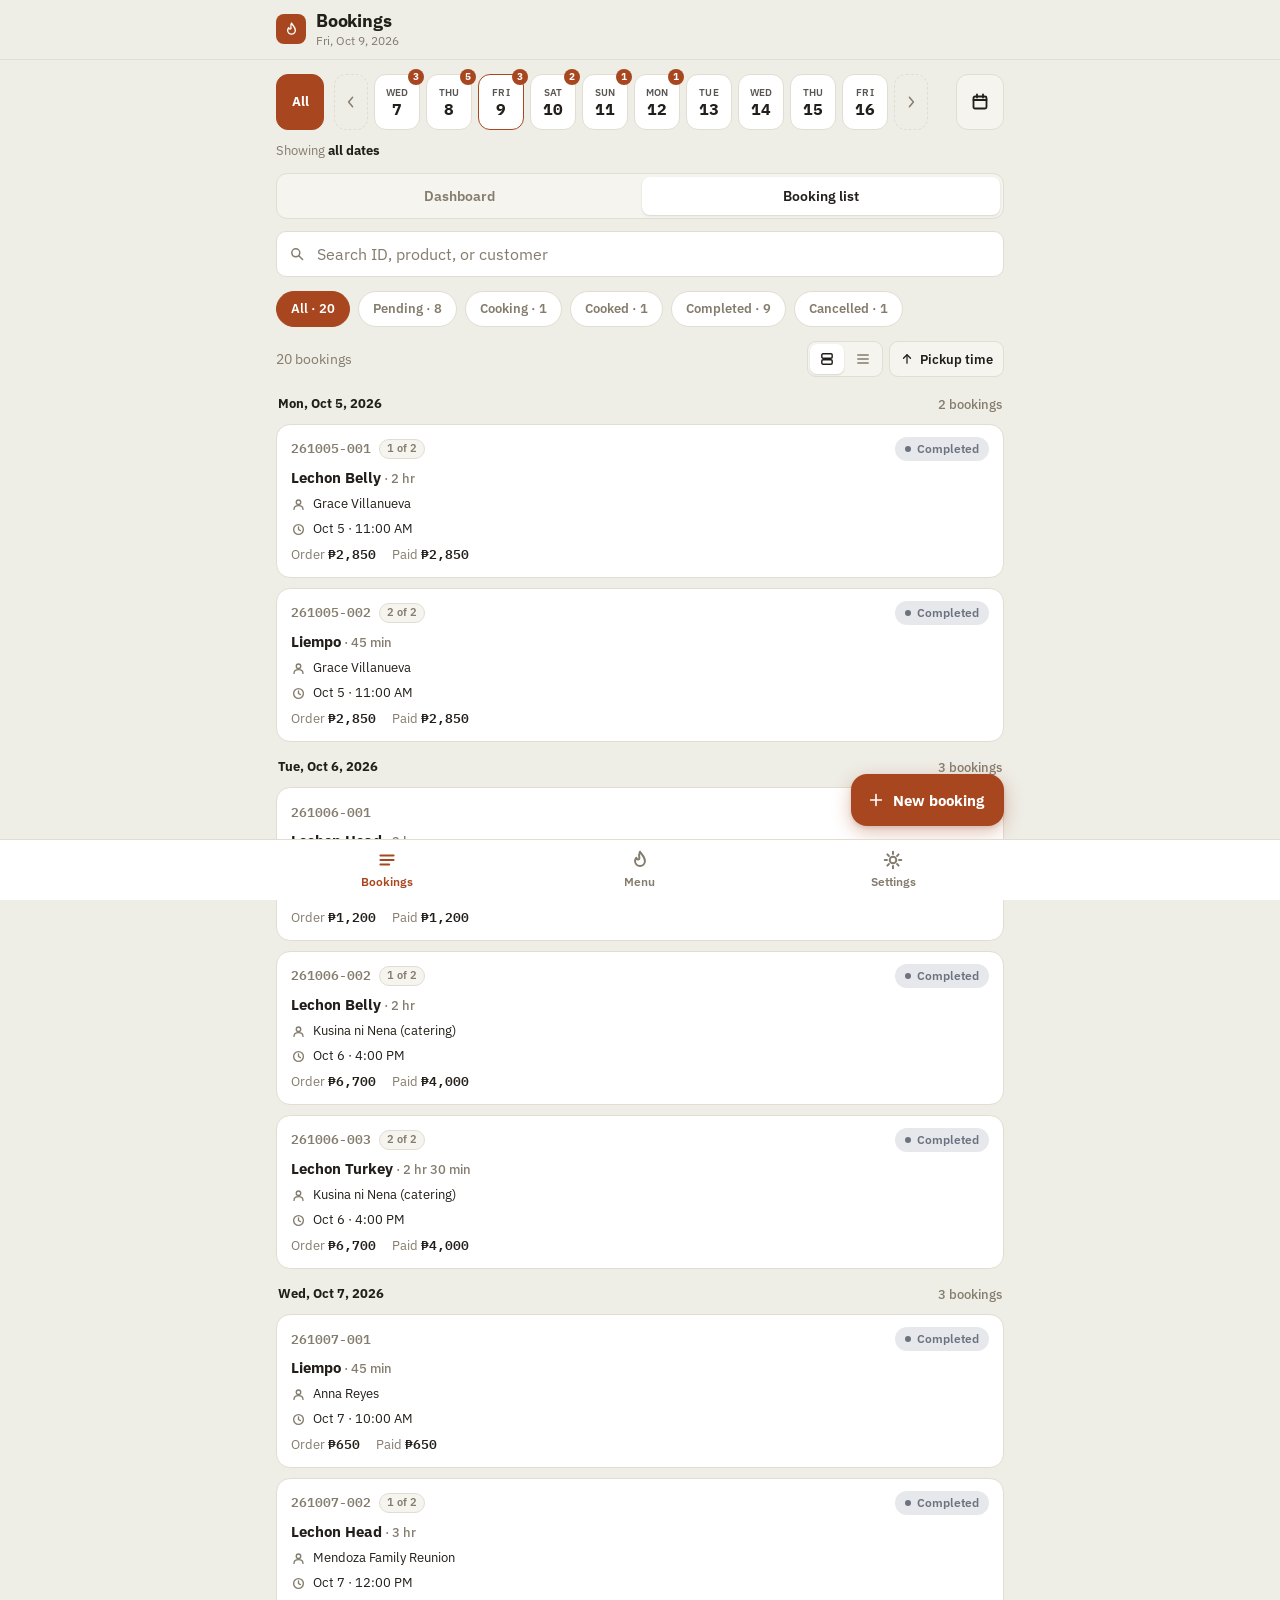
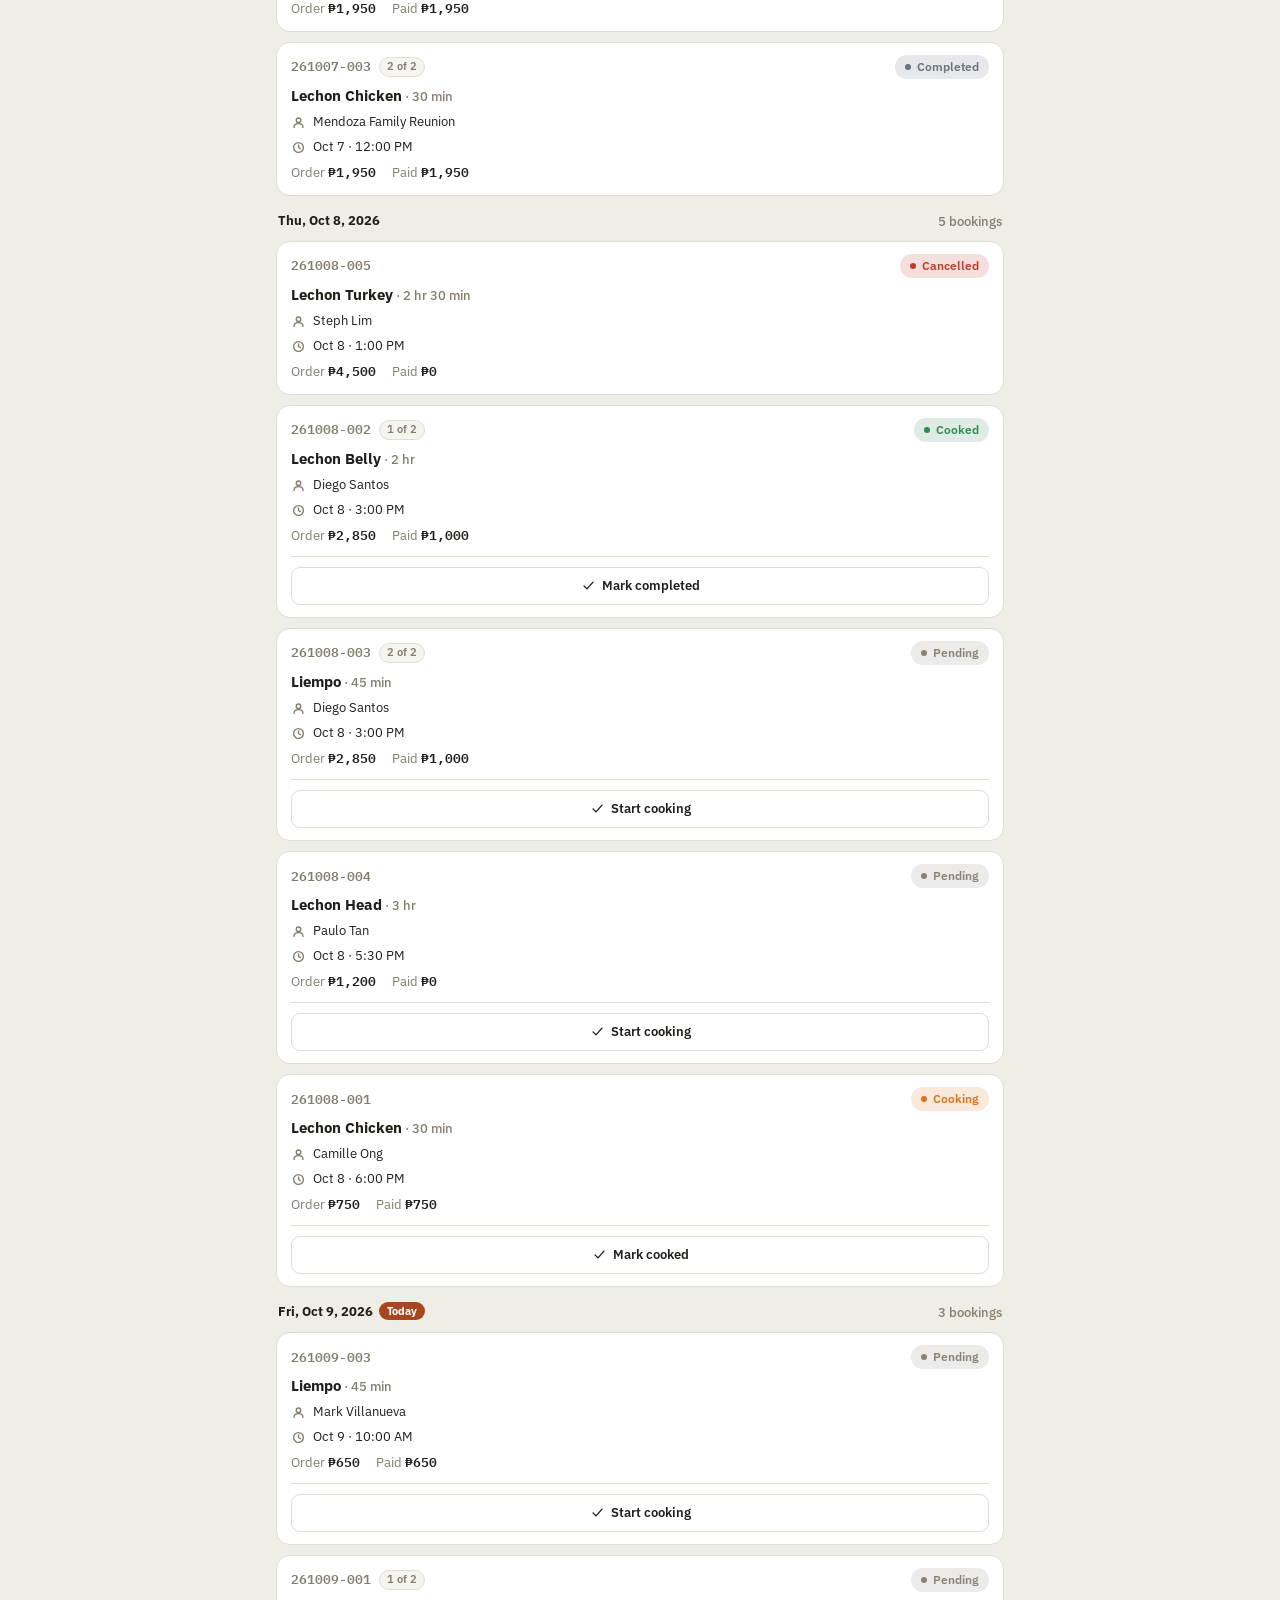
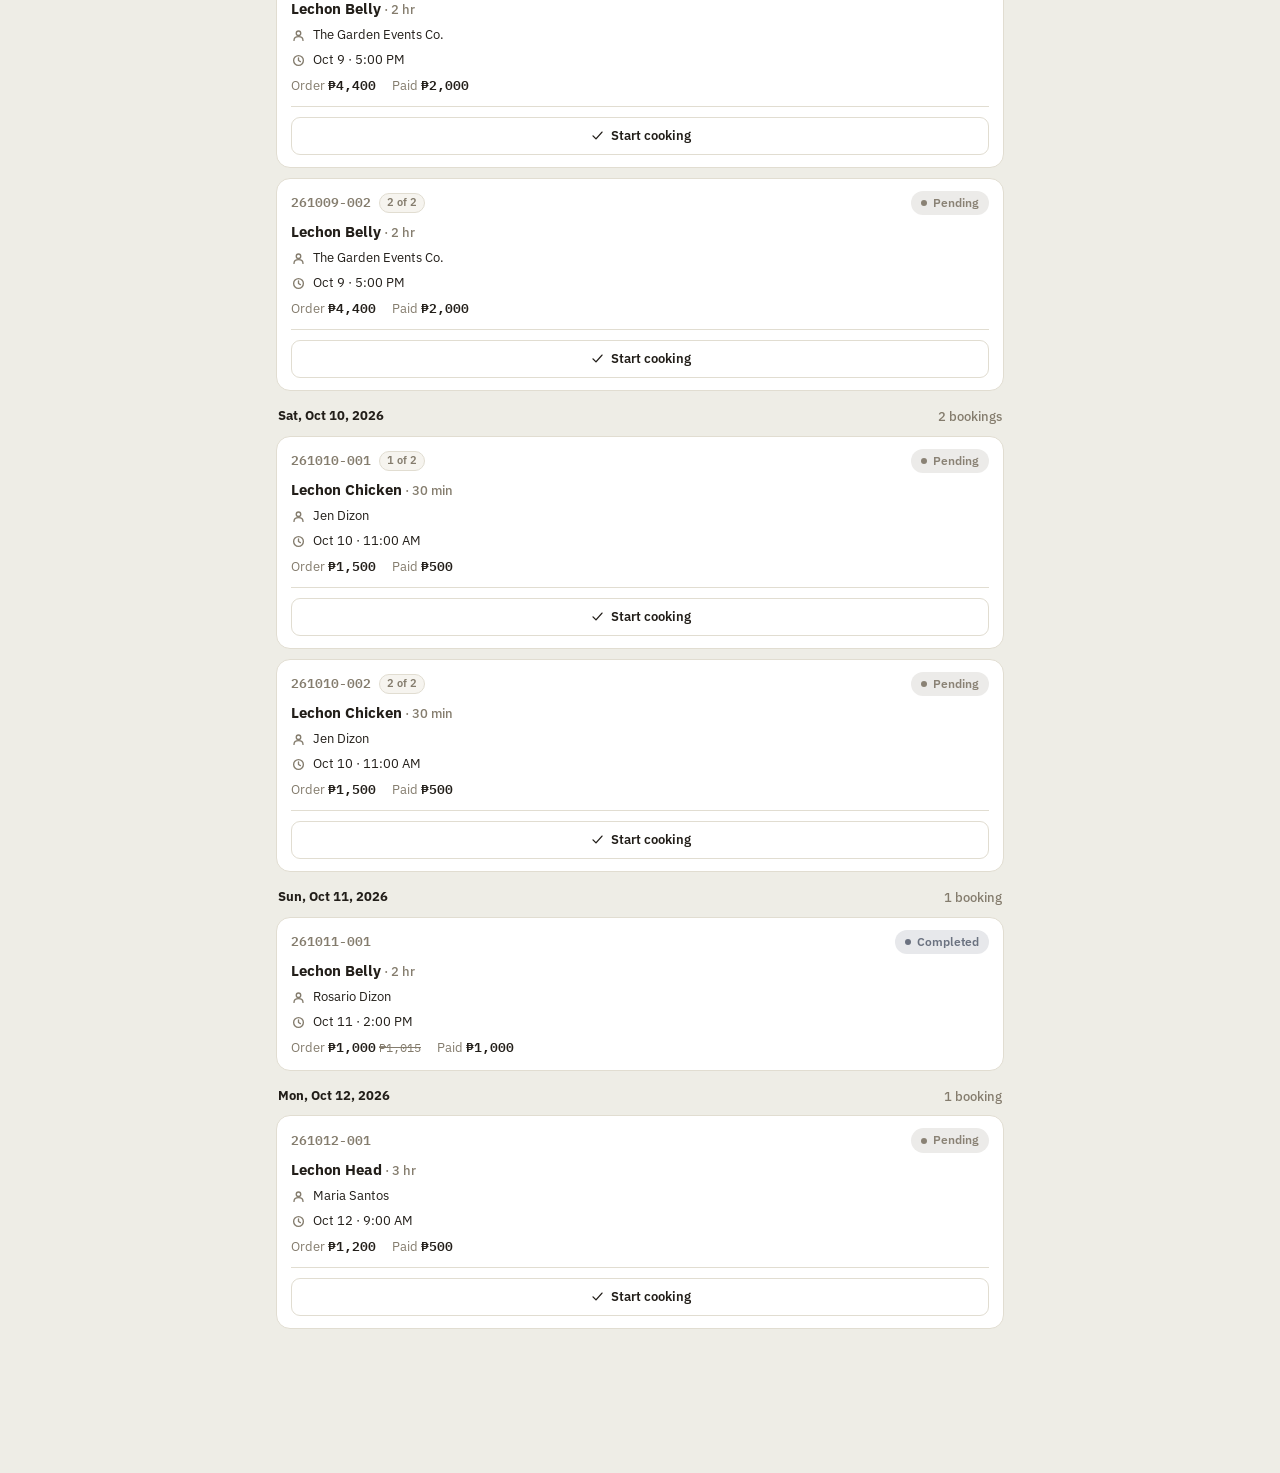
<file: docs/prototypes/bookings-prototype_new_book_date_picker.html>
<!doctype html>
<html lang="en">
<head>
<meta charset="utf-8" />
<meta name="viewport" content="width=device-width, initial-scale=1, viewport-fit=cover" />
<title>Roastline — Bookings</title>
<script>
  // Apply the saved theme before first paint (Settings → Appearance): 'light' (default),
  // 'dark', or 'system' (match the device's light/dark setting, and follow it live).
  // In the real app this comes from MAUI Preferences. Storage can be unavailable — light.
  (function () {
    var mq = window.matchMedia ? window.matchMedia('(prefers-color-scheme: dark)') : null;
    function apply() {
      var t = 'light';
      try { t = localStorage.getItem('roastline.theme') || 'light'; } catch (e) {}
      var dark = t === 'dark' || (t === 'system' && !!mq && mq.matches);
      if (dark) document.documentElement.dataset.theme = 'dark';
      else delete document.documentElement.dataset.theme;
    }
    apply();
    try { if (mq) mq.addEventListener('change', apply); } catch (e) {}
    window.__applyTheme = apply;
  })();
</script>
<link rel="preconnect" href="https://fonts.googleapis.com">
<link rel="preconnect" href="https://fonts.gstatic.com" crossorigin>
<link rel="stylesheet" href="https://fonts.googleapis.com/css2?family=IBM+Plex+Mono:wght@500;600&family=IBM+Plex+Sans:wght@400;500;600;700&display=swap">
<style>
  /* ================= Shared mobile shell (same block in menu-prototype.html and settings-prototype.html) ================= */
  :root {
    --font-body: 'IBM Plex Sans', system-ui, -apple-system, 'Segoe UI', sans-serif;
    --font-mono: 'IBM Plex Mono', 'SFMono-Regular', ui-monospace, Consolas, monospace;
    --bg: #EEEDE6;
    --surface: #FFFFFF;
    --surface-2: #F6F4EF;
    --border: #E1DDD1;
    --fg: #221E19;
    --fg-muted: #847C6D;
    --accent: #A8471F;
    --accent-fg: #FFFFFF;
    --status-pending: #8A8275;
    --status-cooking: #D9731E;
    --status-cooked: #2E8B52;
    --status-completed: #6B7280;
    --status-cancelled: #C1392B;
    --nav-h: 60px;
    --safe-top: env(safe-area-inset-top, 0px);
    --safe-bottom: env(safe-area-inset-bottom, 0px);
  }
  :root { color-scheme: light; }
  :root[data-theme="dark"] {
    color-scheme: dark;
    --bg: #15120E;
    --surface: #1F1B16;
    --surface-2: #29241E;
    --border: #3A3229;
    --fg: #F2EDE4;
    --fg-muted: #A79E8F;
    --accent: #C9612F;
    --accent-fg: #FFFFFF;
    --status-pending: #A39A8A;
    --status-cooking: #E8893A;
    --status-cooked: #4CAF72;
    --status-completed: #959CA8;
    --status-cancelled: #E25B4D;
  }
  :root[data-theme="dark"] .backdrop, :root[data-theme="dark"] .dialog-backdrop { background: rgba(0,0,0,0.6); }
  * { box-sizing: border-box; }
  html, body { margin: 0; background: var(--bg); }
  body {
    font-family: var(--font-body); font-size: 14px; line-height: 1.45; color: var(--fg);
    -webkit-tap-highlight-color: transparent; -webkit-text-size-adjust: 100%;
  }
  body.no-scroll { overflow: hidden; }
  button, input, select, textarea { font-family: inherit; color: inherit; }
  button { cursor: pointer; }
  :focus-visible { outline: 2px solid var(--accent); outline-offset: 2px; }
  ::placeholder { color: var(--fg-muted); opacity: 1; }
  .sr-only { position: absolute; width: 1px; height: 1px; padding: 0; margin: -1px; overflow: hidden; clip: rect(0,0,0,0); white-space: nowrap; border: 0; }
  .mono { font-family: var(--font-mono); font-variant-numeric: tabular-nums; }
  .muted { color: var(--fg-muted); }
  .no-scrollbar { scrollbar-width: none; }
  .no-scrollbar::-webkit-scrollbar { display: none; }

  .app { min-height: 100vh; padding-bottom: calc(var(--nav-h) + var(--safe-bottom) + 84px); }
  .topbar {
    position: sticky; top: 0; z-index: 20; padding-top: var(--safe-top);
    background: color-mix(in srgb, var(--bg) 92%, transparent);
    -webkit-backdrop-filter: saturate(1.4) blur(10px); backdrop-filter: saturate(1.4) blur(10px);
    border-bottom: 1px solid var(--border);
  }
  .topbar-inner { max-width: 760px; margin: 0 auto; display: flex; align-items: center; gap: 10px; padding: 10px 16px; min-height: 56px; }
  .brand-mark { width: 30px; height: 30px; border-radius: 8px; background: var(--accent); display: flex; align-items: center; justify-content: center; flex-shrink: 0; }
  .topbar-titles { display: flex; flex-direction: column; min-width: 0; }
  .topbar h1 { margin: 0; font-size: 18px; font-weight: 700; letter-spacing: -0.01em; line-height: 1.2; }
  .topbar .sub { font-size: 12px; color: var(--fg-muted); }
  .content { max-width: 760px; margin: 0 auto; padding: 14px 16px 0; display: flex; flex-direction: column; gap: 12px; }

  .bottomnav { position: fixed; left: 0; right: 0; bottom: 0; z-index: 30; background: var(--surface); border-top: 1px solid var(--border); padding-bottom: var(--safe-bottom); }
  .bottomnav-inner { max-width: 760px; margin: 0 auto; display: flex; }
  .navitem {
    flex: 1; min-height: var(--nav-h); display: flex; flex-direction: column; align-items: center; justify-content: center; gap: 3px;
    font-size: 11.5px; font-weight: 600; color: var(--fg-muted); text-decoration: none; background: none; border: none; padding: 6px 4px;
  }
  .navitem.active { color: var(--accent); }
  .fab {
    position: fixed; z-index: 25;
    right: max(16px, calc((100vw - 760px) / 2 + 16px));
    bottom: calc(var(--nav-h) + var(--safe-bottom) + 14px);
    height: 52px; padding: 0 20px 0 16px; border-radius: 16px; border: none;
    background: var(--accent); color: var(--accent-fg); font-size: 15px; font-weight: 700;
    display: inline-flex; align-items: center; gap: 8px;
    box-shadow: 0 6px 18px rgba(168,71,31,0.35), 0 2px 4px rgba(34,30,25,0.12);
  }

  .card { background: var(--surface); border: 1px solid var(--border); border-radius: 14px; padding: 14px; }
  .btn {
    display: inline-flex; align-items: center; justify-content: center; gap: 6px; height: 44px; padding: 0 16px;
    border-radius: 10px; border: 1px solid var(--border); background: var(--surface); font-size: 14px; font-weight: 600;
    white-space: nowrap; touch-action: manipulation;
  }
  .btn:active { background: var(--surface-2); }
  .btn-sm { height: 38px; padding: 0 12px; font-size: 13px; border-radius: 9px; }
  .btn-primary { background: var(--accent); border-color: var(--accent); color: var(--accent-fg); }
  .btn-primary:active { background: color-mix(in srgb, var(--accent) 85%, black); }
  .btn-danger { color: var(--status-cancelled); border-color: color-mix(in srgb, var(--status-cancelled) 45%, var(--border)); }
  .btn-dashed { border-style: dashed; background: transparent; color: var(--fg-muted); }
  .btn[disabled] { opacity: 0.45; cursor: not-allowed; }
  .icon-btn { width: 44px; height: 44px; border-radius: 10px; border: 1px solid transparent; background: transparent; display: inline-flex; align-items: center; justify-content: center; flex-shrink: 0; }
  .icon-btn:active { background: var(--surface-2); }

  .search { position: relative; }
  .search svg { position: absolute; left: 13px; top: 50%; transform: translateY(-50%); pointer-events: none; color: var(--fg-muted); }
  .input { width: 100%; height: 46px; border-radius: 10px; border: 1px solid var(--border); background: var(--surface); padding: 0 12px; font-size: 16px; }
  .search .input { padding-left: 40px; }
  textarea.input { height: auto; min-height: 96px; padding: 12px; resize: vertical; line-height: 1.45; }
  .field { display: flex; flex-direction: column; gap: 6px; }
  .field-label { font-size: 12.5px; font-weight: 600; color: var(--fg-muted); }
  .field-label .opt { font-weight: 400; }
  .field-row { display: grid; grid-template-columns: 1fr 1fr; gap: 12px; }

  .chip-row { display: flex; gap: 8px; overflow-x: auto; margin: 0 -16px; padding: 2px 16px; }
  .chip { flex-shrink: 0; height: 36px; padding: 0 14px; border-radius: 999px; border: 1px solid var(--border); background: var(--surface); color: var(--fg-muted); font-size: 13px; font-weight: 600; white-space: nowrap; }
  .chip.active { background: var(--accent); border-color: var(--accent); color: var(--accent-fg); }
  .list-meta { display: flex; align-items: center; justify-content: space-between; gap: 8px; min-height: 36px; }
  .list-meta-actions { display: flex; gap: 6px; min-width: 0; }
  .meta-btn {
    display: inline-flex; align-items: center; gap: 6px; height: 36px; padding: 0 10px; border-radius: 9px;
    border: 1px solid var(--border); background: var(--surface-2); font-size: 12.5px; font-weight: 600; white-space: nowrap; min-width: 0;
  }
  .meta-btn span { overflow: hidden; text-overflow: ellipsis; }

  .pill { display: inline-flex; align-items: center; gap: 6px; padding: 4px 10px; border-radius: 999px; font-size: 11.5px; font-weight: 600; white-space: nowrap; flex-shrink: 0; }
  .pill-dot { width: 6px; height: 6px; border-radius: 999px; flex-shrink: 0; }
  .empty { border: 1px dashed var(--border); border-radius: 12px; padding: 36px 16px; text-align: center; color: var(--fg-muted); font-size: 13.5px; }

  .backdrop { position: fixed; inset: 0; background: rgba(20,16,12,0.42); z-index: 50; animation: fade 0.15s ease; }
  .sheet { position: fixed; z-index: 51; background: var(--surface); display: flex; flex-direction: column; box-shadow: 0 -8px 30px rgba(20,16,12,0.18); }
  .sheet.full { inset: 0; animation: slideUp 0.2s ease; }
  .sheet.bottom { left: 0; right: 0; bottom: 0; max-height: 88vh; border-radius: 18px 18px 0 0; animation: slideUp 0.2s ease; }
  .sheet.top-layer { z-index: 61; }
  .backdrop.top-layer { z-index: 60; }
  .sheet-grabber { width: 38px; height: 4px; border-radius: 999px; background: var(--border); margin: 8px auto 0; flex-shrink: 0; }
  .sheet-header { display: flex; align-items: center; gap: 8px; padding: 6px 8px 6px 16px; min-height: 56px; border-bottom: 1px solid var(--border); flex-shrink: 0; }
  .sheet.full .sheet-header { padding-top: calc(6px + var(--safe-top)); padding-left: 6px; }
  .sheet-title { font-size: 16px; font-weight: 700; flex: 1; min-width: 0; overflow: hidden; text-overflow: ellipsis; white-space: nowrap; }
  .sheet-body { flex: 1; overflow-y: auto; overscroll-behavior: contain; padding: 16px; display: flex; flex-direction: column; gap: 16px; -webkit-overflow-scrolling: touch; }
  .sheet.bottom .sheet-body { padding-bottom: calc(16px + var(--safe-bottom)); }
  .sheet-footer { flex-shrink: 0; display: flex; gap: 10px; padding: 12px 16px calc(12px + var(--safe-bottom)); border-top: 1px solid var(--border); background: var(--surface); }
  .sheet-footer .btn { flex: 1; }
  @media (min-width: 768px) {
    .sheet.full { left: auto; width: 440px; border-left: 1px solid var(--border); animation: slideLeft 0.2s ease; }
    .sheet.full .sheet-header { padding-top: 6px; }
    .sheet.bottom { left: 50%; right: auto; bottom: 24px; width: 420px; transform: translateX(-50%); border-radius: 18px; animation: fade 0.15s ease; }
    .sheet.bottom .sheet-grabber { display: none; }
  }
  @keyframes fade { from { opacity: 0; } to { opacity: 1; } }
  @keyframes slideUp { from { transform: translateY(28px); opacity: 0.6; } to { transform: none; opacity: 1; } }
  @keyframes slideLeft { from { transform: translateX(28px); opacity: 0.6; } to { transform: none; opacity: 1; } }

  .menu-row {
    display: flex; align-items: center; gap: 12px; min-height: 52px; padding: 0 6px; border-radius: 10px; width: 100%;
    color: var(--fg); text-decoration: none; font-size: 15px; font-weight: 600; background: none; border: none; text-align: left;
  }
  .menu-row:active { background: var(--surface-2); }
  .menu-row .trail { margin-left: auto; color: var(--fg-muted); display: flex; }
  .menu-row.selected { color: var(--accent); }
  .group-label { font-size: 11px; font-weight: 700; letter-spacing: 0.06em; text-transform: uppercase; color: var(--fg-muted); margin: 0; }
  .segmented { display: grid; grid-auto-flow: column; grid-auto-columns: 1fr; gap: 3px; background: var(--surface-2); border: 1px solid var(--border); border-radius: 11px; padding: 3px; }
  .seg { height: 38px; border-radius: 8px; border: none; background: transparent; font-size: 13.5px; font-weight: 600; color: var(--fg-muted); }
  .seg.active { background: var(--surface); color: var(--fg); box-shadow: 0 1px 2px rgba(34,30,25,0.14); }
  .caption { font-size: 12.5px; color: var(--fg-muted); margin: 0; }
  .form-error { font-size: 13px; color: var(--status-cancelled); font-weight: 600; margin: 0; }
  .switch { position: relative; width: 50px; height: 30px; border-radius: 999px; border: none; background: var(--border); flex-shrink: 0; padding: 0; }
  .switch.on { background: var(--accent); }
  .switch span { position: absolute; top: 3px; left: 3px; width: 24px; height: 24px; border-radius: 50%; background: #fff; box-shadow: 0 1px 2px rgba(0,0,0,0.25); transition: left 0.15s ease; }
  .switch.on span { left: 23px; }
  .toggle-card { display: flex; align-items: center; justify-content: space-between; gap: 12px; border: 1px solid var(--border); border-radius: 12px; padding: 12px 14px; }
  .toast {
    position: fixed; left: 50%; transform: translateX(-50%); z-index: 80;
    bottom: calc(var(--nav-h) + var(--safe-bottom) + 80px);
    background: var(--fg); color: var(--bg); padding: 10px 16px; border-radius: 12px; font-size: 13.5px; font-weight: 500;
    box-shadow: 0 8px 20px rgba(34,30,25,0.22); max-width: calc(100vw - 32px); animation: fade 0.15s ease;
  }
  .toast.over-footer { bottom: calc(var(--safe-bottom) + 84px); }
  /* ================= end shared shell ================= */

  /* ---- Bookings page ---- */
  .datebar { display: flex; align-items: stretch; gap: 8px; }
  .all-chip { flex-shrink: 0; width: 48px; border-radius: 12px; border: 1.5px solid var(--border); background: var(--surface); font-size: 13px; font-weight: 700; }
  .all-chip.active { background: var(--accent); border-color: var(--accent); color: var(--accent-fg); }
  .strip { flex: 1; min-width: 0; display: flex; gap: 6px; overflow-x: auto; padding: 7px 2px 3px; margin: -7px 0 -3px; scroll-snap-type: x proximity; }
  .day {
    position: relative; flex: 0 0 46px; height: 56px; border-radius: 12px; border: 1.5px solid var(--border); background: var(--surface);
    display: flex; flex-direction: column; align-items: center; justify-content: center; gap: 2px; scroll-snap-align: start;
  }
  .day.today { border-color: var(--accent); }
  .day.selected { background: var(--accent); border-color: var(--accent); color: var(--accent-fg); }
  .day-wd { font-size: 10px; font-weight: 600; letter-spacing: 0.03em; text-transform: uppercase; opacity: 0.75; }
  .day-num { font-family: var(--font-mono); font-size: 16px; font-weight: 700; line-height: 1; font-variant-numeric: tabular-nums; }
  .day-badge {
    position: absolute; top: -6px; right: -5px; min-width: 16px; height: 16px; padding: 0 4px; border-radius: 999px;
    background: var(--accent); color: var(--accent-fg); font-size: 9.5px; font-weight: 700; display: flex; align-items: center; justify-content: center; line-height: 1;
  }
  .day.selected .day-badge { background: var(--accent-fg); color: var(--accent); }
  .strip-arrow { scroll-snap-align: start; flex: 0 0 34px; height: 56px; border-radius: 12px; border: 1px dashed var(--border); background: transparent; color: var(--fg-muted); display: flex; align-items: center; justify-content: center; }
  .strip-arrow[disabled] { opacity: 0.35; cursor: not-allowed; }
  .cal-btn { flex-shrink: 0; width: 48px; border-radius: 12px; border: 1px solid var(--border); background: var(--surface-2); display: flex; align-items: center; justify-content: center; }
  .cal-btn.has-date { border-color: var(--accent); color: var(--accent); }
  .scope { font-size: 13px; color: var(--fg-muted); }
  .scope strong { color: var(--fg); }

  .card-head { display: flex; justify-content: space-between; align-items: baseline; gap: 10px; margin-bottom: 12px; }
  .card-title { margin: 0; font-size: 14.5px; font-weight: 700; }
  .card-cap { font-size: 12px; color: var(--fg-muted); }
  .kpi-grid { display: grid; grid-template-columns: repeat(2, minmax(0, 1fr)); gap: 10px; }
  .kpi { background: var(--surface); border: 1px solid var(--border); border-radius: 14px; padding: 12px 14px; display: flex; flex-direction: column; gap: 4px; min-width: 0; }
  .kpi:first-child { grid-column: 1 / -1; }
  .kpi-label { font-size: 12px; color: var(--fg-muted); font-weight: 500; }
  .kpi-value { font-family: var(--font-mono); font-size: 20px; font-weight: 600; letter-spacing: -0.01em; overflow-wrap: anywhere; font-variant-numeric: tabular-nums; }
  @media (min-width: 640px) {
    .kpi-grid { grid-template-columns: repeat(5, minmax(0, 1fr)); }
    .kpi:first-child { grid-column: auto; }
    .kpi-value { font-size: 17px; }
  }
  .stack-bar { display: flex; height: 12px; border-radius: 999px; overflow: hidden; background: var(--surface-2); }
  .legend { display: flex; flex-wrap: wrap; gap: 8px 14px; margin-top: 12px; }
  .legend-item { display: flex; align-items: center; gap: 6px; font-size: 12.5px; }
  .mix-list { display: flex; flex-direction: column; gap: 12px; }
  .mix-row { display: grid; grid-template-columns: minmax(0, 1fr) auto; gap: 5px 10px; align-items: center; font-size: 13.5px; }
  .mix-bar { grid-column: 1 / -1; height: 8px; border-radius: 999px; background: var(--surface-2); overflow: hidden; }
  .mix-bar span { display: block; height: 100%; background: var(--accent); border-radius: 999px; }
  .bal-row { display: flex; justify-content: space-between; gap: 12px; align-items: center; padding: 10px 0; border-top: 1px solid var(--border); }
  .bal-row:first-child { border-top: none; padding-top: 0; }
  .bal-name { font-weight: 600; font-size: 14px; }
  .kchart { display: flex; align-items: flex-start; min-width: 0; }
  .kchart svg { display: block; flex: none; }
  .kchart-scroll { flex: 1 1 auto; min-width: 0; overflow-x: auto; overflow-y: hidden; overscroll-behavior-x: contain; -webkit-overflow-scrolling: touch; scrollbar-width: thin; padding-bottom: 6px; }
  .kchart-cap { font-size: 10.5px; color: var(--fg-muted); text-align: center; margin-top: 2px; }
  .kbar { fill: var(--status-cooking); opacity: 0.78; }
  .kbar.sel { opacity: 1; fill: var(--accent); }
  .khit { fill: transparent; cursor: pointer; }
  .ktick { font-family: var(--font-mono); font-size: 10.5px; fill: var(--fg-muted); }
  .kcount { font-family: var(--font-mono); font-size: 11px; font-weight: 600; fill: var(--fg); }
  .kgrid { stroke: var(--border); stroke-width: 1; }
  .kaxis { stroke: var(--fg-muted); stroke-width: 1; }
  .know { stroke: var(--accent); stroke-width: 1.5; stroke-dasharray: 4 3; pointer-events: none; }
  .kreadout { margin-top: 8px; font-size: 12.5px; color: var(--fg-muted); min-height: 18px; }
  .kreadout b { color: var(--fg); }

  .bcard-list { display: flex; flex-direction: column; gap: 10px; }
  .group-head { display: flex; align-items: center; justify-content: space-between; gap: 10px; padding: 6px 2px 0; font-size: 13px; font-weight: 700; }
  .group-head .muted { font-weight: 500; font-size: 12.5px; }
  .today-pill { font-size: 10.5px; font-weight: 700; padding: 2px 8px; border-radius: 999px; background: var(--accent); color: var(--accent-fg); margin-left: 6px; vertical-align: 1px; }
  .bcard { background: var(--surface); border: 1px solid var(--border); border-radius: 14px; padding: 12px 14px; display: flex; flex-direction: column; gap: 6px; cursor: pointer; }
  .bcard:active { background: var(--surface-2); }
  .bcard-top { display: flex; align-items: center; justify-content: space-between; gap: 8px; }
  .bid { font-family: var(--font-mono); font-size: 13px; font-weight: 600; color: var(--fg-muted); }
  .bcard-product { font-size: 15px; font-weight: 700; }
  .bcard-product .muted { font-weight: 500; font-size: 13px; }
  .bcard-line { display: flex; align-items: center; gap: 7px; font-size: 13px; min-width: 0; }
  .bcard-line svg { color: var(--fg-muted); flex-shrink: 0; }
  .bcard-line span { overflow: hidden; text-overflow: ellipsis; white-space: nowrap; }
  .bcard-money { display: flex; flex-wrap: wrap; gap: 4px 16px; font-size: 13px; }
  .bcard-money b { font-family: var(--font-mono); font-weight: 600; }
  .was { color: var(--fg-muted); font-size: 12px; text-decoration: line-through; font-family: var(--font-mono); }
  .bcard-actions { display: flex; gap: 8px; border-top: 1px solid var(--border); padding-top: 10px; margin-top: 4px; }
  .bcard-actions .btn { flex: 1; }
  .bcard-list.compact { gap: 6px; }
  .crow {
    display: flex; align-items: center; gap: 12px; width: 100%; min-height: 52px; padding: 0 12px 0 14px;
    background: var(--surface); border: 1px solid var(--border); border-radius: 12px; text-align: left;
  }
  .crow:active { background: var(--surface-2); }
  .crow .bid { color: var(--fg); font-size: 14px; flex: 1; min-width: 0; }
  .crow-time { display: flex; align-items: center; gap: 6px; font-size: 13.5px; font-weight: 500; white-space: nowrap; }
  .crow-time svg, .crow-chev { color: var(--fg-muted); flex-shrink: 0; display: flex; }
  .bcard.expanded { border-color: color-mix(in srgb, var(--accent) 45%, var(--border)); }
  .bcard-top-right { display: flex; align-items: center; gap: 4px; }
  /* "1 of 2" tag after the booking ID for multi-booking orders */
  .order-tag {
    display: inline-block; margin-left: 8px; padding: 1px 7px; border-radius: 999px; vertical-align: 1px;
    font-family: var(--font-body); font-size: 11px; font-weight: 600; color: var(--fg-muted);
    background: var(--surface-2); border: 1px solid var(--border); white-space: nowrap;
  }
  .collapse-btn { width: 32px; height: 32px; margin: -6px -8px -6px 0; border: none; background: none; border-radius: 8px; color: var(--fg-muted); display: inline-flex; align-items: center; justify-content: center; }
  .collapse-btn:active { background: var(--surface-2); }
  .view-toggle { display: inline-flex; gap: 2px; padding: 2px; border: 1px solid var(--border); border-radius: 9px; background: var(--surface-2); flex-shrink: 0; }
  .view-toggle button { width: 34px; height: 30px; border: none; border-radius: 7px; background: transparent; color: var(--fg-muted); display: inline-flex; align-items: center; justify-content: center; }
  .view-toggle button.active { background: var(--surface); color: var(--fg); box-shadow: 0 1px 2px rgba(34,30,25,0.14); }

  .dsec-title { font-size: 11px; font-weight: 700; letter-spacing: 0.06em; text-transform: uppercase; color: var(--fg-muted); margin: 0 0 6px; }
  .drow { display: flex; justify-content: space-between; align-items: center; gap: 12px; padding: 9px 0; border-top: 1px solid var(--border); font-size: 14px; min-height: 40px; }
  .drow:first-of-type { border-top: none; }
  .drow .k { color: var(--fg-muted); display: flex; align-items: center; gap: 4px; flex-wrap: wrap; }
  .drow .v { font-weight: 600; text-align: right; }
  .drow.big { font-size: 16px; }
  .tel { color: var(--accent); font-weight: 600; text-decoration: none; }
  .link-row { display: flex; justify-content: flex-end; margin-top: -4px; }
  .link-btn { background: none; border: none; padding: 6px 2px; color: var(--accent); font-weight: 600; font-size: 13px; min-height: 36px; }
  .text-btn { background: none; border: none; padding: 4px 6px; font-size: 12.5px; font-weight: 600; color: var(--accent); min-height: 32px; }
  .inline-editor { display: flex; flex-direction: column; gap: 8px; padding: 10px 0; border-top: 1px solid var(--border); }
  .inline-row { display: flex; gap: 8px; }
  .inline-row > * { flex: 1; min-width: 0; }
  .writeoff {
    display: flex; flex-direction: column; gap: 8px; margin-top: 6px; padding: 10px 12px; border-radius: 12px; font-size: 13px;
    background: color-mix(in srgb, var(--status-cooking) 9%, var(--surface));
    border: 1px solid color-mix(in srgb, var(--status-cooking) 35%, var(--border));
  }
  .sib-list { display: flex; flex-direction: column; gap: 8px; }
  .sib { display: flex; align-items: center; justify-content: space-between; gap: 10px; width: 100%; min-height: 48px; padding: 8px 12px; border: 1px solid var(--border); border-radius: 12px; background: var(--surface); text-align: left; }
  .sib-text { display: flex; flex-direction: column; min-width: 0; }
  .sib-text .bid { font-size: 12px; }
  .sib-text span:last-child { font-weight: 600; font-size: 13.5px; }

  .money-input { position: relative; display: block; }
  .money-input .prefix { position: absolute; left: 12px; top: 50%; transform: translateY(-50%); color: var(--fg-muted); font-weight: 600; pointer-events: none; }
  .money-input .input { padding-left: 28px; }
  .line-card { border: 1px solid var(--border); border-radius: 14px; padding: 12px 14px; display: flex; flex-direction: column; gap: 12px; background: var(--surface-2); }
  .line-head { display: flex; justify-content: space-between; align-items: center; }
  .prod-scroll { display: flex; gap: 8px; overflow-x: auto; margin: 0 -14px; padding: 2px 14px; }
  .prod-card { flex: 0 0 136px; display: flex; flex-direction: column; gap: 2px; padding: 10px; border-radius: 12px; border: 1.5px solid var(--border); background: var(--surface); text-align: left; }
  .prod-card.selected { border-color: var(--accent); background: color-mix(in srgb, var(--accent) 8%, var(--surface)); }
  .prod-name { font-size: 13.5px; font-weight: 700; }
  .prod-meta { font-size: 11.5px; color: var(--fg-muted); }
  .prod-price { font-family: var(--font-mono); font-size: 13px; font-weight: 600; }
  .line-foot { display: flex; justify-content: space-between; align-items: center; gap: 12px; }
  .stepper { display: flex; align-items: center; border: 1px solid var(--border); border-radius: 10px; background: var(--surface); overflow: hidden; }
  .stepper button { width: 44px; height: 44px; border: none; background: none; font-size: 20px; font-weight: 600; }
  .stepper button:active { background: var(--surface-2); }
  .stepper input {
    width: 52px; height: 44px; border: none; border-left: 1px solid var(--border); border-right: 1px solid var(--border); border-radius: 0;
    text-align: center; font-family: var(--font-mono); font-size: 16px; font-weight: 600; background: var(--surface); -moz-appearance: textfield;
  }
  .stepper input::-webkit-outer-spin-button, .stepper input::-webkit-inner-spin-button { -webkit-appearance: none; margin: 0; }
  .subtotal { text-align: right; }
  .subtotal .mono { font-weight: 700; font-size: 15px; display: block; }
  .sum-card { border: 1px solid var(--border); border-radius: 14px; padding: 14px; display: flex; flex-direction: column; gap: 12px; }
  .sum-row { display: flex; justify-content: space-between; align-items: baseline; gap: 12px; font-size: 14px; }
  .sum-row .mono { font-weight: 700; }
  .sum-row.big { font-size: 16px; font-weight: 700; }

  .cal-head { display: flex; align-items: center; justify-content: space-between; gap: 8px; }
  .cal-head .icon-btn { border-color: var(--border); }
  .cal-head .icon-btn[disabled] { opacity: 0.35; cursor: not-allowed; }
  .cal-label { font-weight: 700; font-size: 15px; }
  .cal-grid { display: grid; grid-template-columns: repeat(7, 1fr); gap: 4px; text-align: center; }
  .cal-wd { font-size: 10.5px; font-weight: 600; text-transform: uppercase; color: var(--fg-muted); padding-bottom: 4px; }
  .cal-cell { position: relative; height: 42px; border-radius: 10px; border: 1.5px solid transparent; background: none; font-family: var(--font-mono); font-size: 14px; font-weight: 600; }
  .cal-cell.today { border-color: var(--accent); }
  .cal-cell.selected { background: var(--accent); color: var(--accent-fg); }
  .cal-cell[disabled] { color: var(--fg-muted); opacity: 0.4; cursor: not-allowed; }
  .cal-dot { position: absolute; bottom: 5px; left: 50%; transform: translateX(-50%); width: 5px; height: 5px; border-radius: 50%; background: var(--accent); }
  .cal-cell.selected .cal-dot { background: var(--accent-fg); }
  .checkrow { display: flex; align-items: center; gap: 12px; min-height: 48px; font-size: 15px; padding: 0 4px; }
  .checkrow input { width: 20px; height: 20px; accent-color: var(--accent); margin: 0; flex-shrink: 0; }
  .checkrow.locked { color: var(--fg-muted); }

  /* ---- New booking: pickup date & time ---- */
  .pickup-card { border: 1px solid var(--border); border-radius: 14px; padding: 12px 14px; background: var(--surface-2); display: flex; flex-direction: column; gap: 14px; }
  .pk-part { display: flex; flex-direction: column; gap: 8px; }
  .pk-label { display: flex; align-items: center; gap: 6px; font-size: 12.5px; font-weight: 600; color: var(--fg-muted); margin: 0; }
  .pk-label svg { flex-shrink: 0; }
  .date-btn {
    width: 100%; min-height: 48px; display: flex; align-items: center; gap: 10px; padding: 0 12px;
    border: 1px solid var(--border); border-radius: 10px; background: var(--surface); font-size: 15.5px; font-weight: 700; text-align: left;
  }
  .date-btn:active { background: var(--surface-2); }
  .date-btn .cal-ico { color: var(--accent); display: flex; flex-shrink: 0; }
  .date-btn .trail { margin-left: auto; color: var(--fg-muted); display: flex; flex-shrink: 0; }
  .quick-row { display: flex; align-items: center; flex-wrap: wrap; gap: 8px; }
  .quick-row .chip { height: 34px; }
  .time-row { display: flex; align-items: center; gap: 8px; }
  .hour-select { position: relative; flex: 0 0 86px; }
  .hour-select select { -webkit-appearance: none; appearance: none; padding: 0 30px 0 14px; font-family: var(--font-mono); font-size: 18px; font-weight: 600; }
  .hour-select .caret { position: absolute; right: 10px; top: 50%; transform: translateY(-50%); pointer-events: none; color: var(--fg-muted); display: flex; }
  .time-sep { font-family: var(--font-mono); font-size: 20px; font-weight: 700; color: var(--fg-muted); line-height: 1; }
  .minute-input { flex: 0 0 64px; width: 64px; padding: 0 6px; text-align: center; font-family: var(--font-mono); font-size: 18px; font-weight: 600; }
  .input.invalid { border-color: var(--status-cancelled); }
  .time-row .segmented { flex: 1; min-width: 0; }
  .time-row .seg { height: 38px; }
  .pk-summary { display: flex; flex-direction: column; gap: 4px; padding-top: 12px; border-top: 1px dashed var(--border); font-size: 13.5px; }
  .pk-summary-main { display: flex; align-items: center; gap: 7px; flex-wrap: wrap; }
  .pk-summary-main svg { color: var(--status-cooked); flex-shrink: 0; }
  .pk-warn { font-size: 12.5px; font-weight: 600; color: var(--status-cooking); }

  .dialog-backdrop { position: fixed; inset: 0; background: rgba(20,16,12,0.42); z-index: 70; animation: fade 0.15s ease; }
  .dialog {
    position: fixed; z-index: 71; left: 16px; right: 16px; top: 50%; transform: translateY(-50%);
    max-width: 360px; margin: 0 auto; background: var(--surface); border-radius: 18px; padding: 20px;
    display: flex; flex-direction: column; gap: 10px; box-shadow: 0 20px 50px rgba(20,16,12,0.3);
  }
  .dialog h2 { margin: 0; font-size: 17px; }
  .dialog p { margin: 0; color: var(--fg-muted); }
  .dialog-actions { display: flex; gap: 10px; margin-top: 6px; }
  .dialog-actions .btn { flex: 1; }

  /* Booking created popup — stays open until the user taps Done */
  .created-head { display: flex; flex-direction: column; align-items: center; gap: 6px; text-align: center; }
  .created-icon { width: 44px; height: 44px; border-radius: 50%; background: color-mix(in srgb, var(--status-cooked) 14%, var(--surface)); color: var(--status-cooked); display: flex; align-items: center; justify-content: center; }
  .created-ids { display: flex; flex-direction: column; gap: 6px; max-height: 40vh; overflow-y: auto; margin: 4px 0; }
  .created-id {
    display: flex; align-items: center; justify-content: space-between; gap: 10px; padding: 10px 14px; border-radius: 12px;
    background: var(--surface-2); border: 1px solid var(--border);
  }
  .created-id .mono { font-size: 18px; font-weight: 600; color: var(--fg); letter-spacing: 0.02em; }
  .created-id .prod { font-size: 12.5px; color: var(--fg-muted); text-align: right; }
  .created-id.single { justify-content: center; flex-direction: column; gap: 2px; padding: 14px; }
  .created-id.single .mono { font-size: 24px; }
  .created-meta { font-size: 13px; color: var(--fg-muted); text-align: center; }

  /* ================= PIN confirmation (same block in menu- and bookings-prototype.html) ================= */
  .backdrop.pin-layer { z-index: 90; }
  .sheet.pin-layer { z-index: 91; }
  .pin-body { padding: 8px 20px calc(20px + var(--safe-bottom)); display: flex; flex-direction: column; gap: 14px; overflow-y: auto; }
  .pin-head { text-align: center; display: flex; flex-direction: column; align-items: center; gap: 4px; }
  .pin-icon { width: 40px; height: 40px; border-radius: 12px; background: color-mix(in srgb, var(--accent) 12%, var(--surface)); color: var(--accent); display: flex; align-items: center; justify-content: center; margin-bottom: 4px; }
  .pin-head h2 { margin: 0; font-size: 18px; font-weight: 700; }
  .pin-detail { margin: 0; font-size: 13.5px; color: var(--fg-muted); max-width: 300px; }
  .pin-dots { display: flex; justify-content: center; align-items: center; gap: 14px; height: 22px; }
  .pin-dot { width: 13px; height: 13px; border-radius: 50%; background: var(--fg); }
  .pin-hint { color: var(--fg-muted); font-size: 13px; }
  .pin-shake { animation: pinShake 0.35s; }
  @keyframes pinShake { 0%,100% { transform: translateX(0); } 20% { transform: translateX(-8px); } 40% { transform: translateX(8px); } 60% { transform: translateX(-5px); } 80% { transform: translateX(5px); } }
  .pin-msg { min-height: 18px; text-align: center; font-size: 13px; font-weight: 600; color: var(--status-cancelled); }
  .pin-keypad { display: grid; grid-template-columns: repeat(3, 1fr); gap: 10px; width: 100%; max-width: 300px; margin: 0 auto; }
  .pin-key {
    height: 56px; border-radius: 14px; border: 1px solid var(--border); background: var(--surface);
    font-family: var(--font-mono); font-size: 22px; font-weight: 600; display: flex; align-items: center; justify-content: center; touch-action: manipulation;
  }
  .pin-key:active { background: var(--surface-2); }
  .pin-key.fn { font-family: var(--font-body); background: transparent; border-color: transparent; color: var(--fg-muted); }
  .pin-key.ok { background: var(--accent); border-color: var(--accent); color: var(--accent-fg); font-family: var(--font-body); font-size: 15px; font-weight: 700; }
  .pin-key[disabled] { opacity: 0.4; cursor: not-allowed; }
  .pin-cancel { width: 100%; max-width: 300px; margin: 0 auto; }
  /* ================= end PIN confirmation ================= */
</style>
</head>
<body>
<div id="app"></div>

<script>
/* =====================================================================================
   Roastline — Bookings page, standalone mobile prototype
   -------------------------------------------------------------------------------------
   Same data model, view-model math and rules as the web bookings-prototype.html /
   bookings-page-spec.md, re-laid-out for a phone:

   - Top bar + bottom navigation (Bookings · Menu · Settings) + floating "New booking".
   - Date strip: "All" + a swipeable 10-day window with prev/next-week ends + calendar
     bottom sheet. ±6-month schedulable window still enforced inside selectDate().
   - Dashboard / List as a segmented control; both read the same selectedDate.
   - Booking list = cards instead of a table, with a Detailed / Compact switch. Compact shows
     only booking ID + pickup time; tapping a row expands it into the full card. Which fields a card shows (was: the Columns
     menu) is now chosen in Settings → "Columns to show".
     Tapping a card opens the detail; the card's quick-advance button still asks for
     confirmation, the detail sheet's advance button is still immediate.
   - Automatic CSV backup: one file, "roastline-bookings-48h.csv" — bookings with pickup from
     24 h before to 24 h after the save, rewritten hourly while the app is open. Shown in Settings.
   - Recording a payment, "Discount remaining balance" and cancelling ask for the PIN first; a
     correct PIN is remembered for 3 minutes for these Bookings actions.
   - Cancelling always cancels the whole order (all its items), and only while none of them
     is cooked or completed.
   - Detail and New booking open as full-screen sheets (side panel on tablets).
   - New booking's pickup is split into a Date part and a Time part. Date: a button that
     opens the calendar sheet (dots = days with bookings) plus Today / Tomorrow chips.
     Time: hour combo box (1–12) : minutes typed as 00–59 : AM/PM (minutes are tidied on
     leaving the field: "7" → 07, "75" → 59).
     A summary line reads the pickup back in words, and warns if the time has passed.
   - Creating a booking shows a "Booking created" popup with the new booking ID(s). It has
     no timer and tapping outside doesn't close it: the user closes it with Done (or Back).
   - Booking cards show the ORDER's money ("Order ₱4,400 · Paid ₱2,000"), so a booking
     from a multi-booking order carries a "1 of 2" tag after its ID (numbered by booking
     ID, cancelled included) to show the figures are shared with other cards.
   - Kitchen load (D31): a fixed 12 AM – 11:59 PM axis for the selected date, 40 px per
     hour with a label under every hour, so the plot scrolls sideways while the y-axis
     labels stay put. Today shows a dashed "now" line and opens centred on it; other
     dates open an hour before the first busy bar. Tap a bar to read its time window
     (no hover on touch).

   Rendering: full re-render on clicks (scroll positions preserved); typing only
   redraws the regions that depend on it, so the keyboard never closes mid-typing.
   ===================================================================================== */

  // ---------------------------------------------------------------------------------
  // Constants & data model (unchanged from the web prototype)
  // ---------------------------------------------------------------------------------
  const TODAY = '2026-10-09';
  const TODAY_YYMMDD = '261009';

  const PRODUCTS = [
    { name: 'Lechon Head',    cookingTimeMin: 180, price: 1200 },
    { name: 'Lechon Turkey',  cookingTimeMin: 150, price: 4500 },
    { name: 'Lechon Chicken', cookingTimeMin: 30,  price: 750 },
    { name: 'Lechon Belly',   cookingTimeMin: 120, price: 2200 },
    { name: 'Liempo',         cookingTimeMin: 45,  price: 650 }
  ];
  const PRODUCT_BY_NAME = {};
  PRODUCTS.forEach((p) => { PRODUCT_BY_NAME[p.name] = p; });
  const PRODUCT_NAMES = PRODUCTS.map((p) => p.name);

  const STATUS_META = {
    pending:   { label: 'Pending',   css: 'var(--status-pending)' },
    cooking:   { label: 'Cooking',   css: 'var(--status-cooking)' },
    cooked:    { label: 'Cooked',    css: 'var(--status-cooked)' },
    completed: { label: 'Completed', css: 'var(--status-completed)' },
    cancelled: { label: 'Cancelled', css: 'var(--status-cancelled)' }
  };
  const STATUS_ORDER = ['pending', 'cooking', 'cooked', 'completed', 'cancelled'];
  const NEXT_STATUS = { pending: 'cooking', cooking: 'cooked', cooked: 'completed' };
  const NEXT_ACTION_LABEL = { pending: 'Start cooking', cooking: 'Mark cooked', cooked: 'Mark completed' };
  const STATUS_CHIP_ORDER = ['all', 'pending', 'cooking', 'cooked', 'completed', 'cancelled'];

  const SORT_FIELDS = [
    { key: 'pickup',      label: 'Pickup time',  ascLabel: 'Soonest first',       descLabel: 'Latest first' },
    { key: 'status',      label: 'Status',       ascLabel: 'Pending → Completed', descLabel: 'Completed → Pending' },
    { key: 'bookingId',   label: 'Booking ID',   ascLabel: 'A → Z',                descLabel: 'Z → A' },
    { key: 'customer',    label: 'Customer',     ascLabel: 'A → Z',                descLabel: 'Z → A' },
    { key: 'product',     label: 'Product',      ascLabel: 'A → Z',                descLabel: 'Z → A' },
    { key: 'cookingTime', label: 'Cooking time', ascLabel: 'Shortest first',       descLabel: 'Longest first' }
  ];
  const SORT_FIELD_BY_KEY = {};
  SORT_FIELDS.forEach((f) => { SORT_FIELD_BY_KEY[f.key] = f; });

  // Optional fields shown on each booking card (was: table columns). Chosen in Settings →
  // "Columns to show" and saved per device (MAUI Preferences in the real app).
  const COLUMN_FIELDS = [
    { key: 'customer',    label: 'Customer' },
    { key: 'product',     label: 'Product' },
    { key: 'cookingTime', label: 'Cooking time' },
    { key: 'pickup',      label: 'Pickup' },
    { key: 'status',      label: 'Status' },
    { key: 'total',       label: 'Order total' },
    { key: 'paid',        label: 'Order paid' }
  ];

  // ---------------------------------------------------------------------------------
  // Helpers
  // ---------------------------------------------------------------------------------
  function makeBookingId(seq) { return TODAY_YYMMDD + '-' + String(seq).padStart(3, '0'); }
  function pad2(n) { return n < 10 ? '0' + n : String(n); }
  function addDays(dateStr, delta) {
    const p = dateStr.split('-');
    const dt = new Date(parseInt(p[0], 10), parseInt(p[1], 10) - 1, parseInt(p[2], 10) + delta);
    return dt.getFullYear() + '-' + pad2(dt.getMonth() + 1) + '-' + pad2(dt.getDate());
  }
  const MONTHS = ['Jan','Feb','Mar','Apr','May','Jun','Jul','Aug','Sep','Oct','Nov','Dec'];
  const MONTHS_FULL = ['January','February','March','April','May','June','July','August','September','October','November','December'];
  const WEEKDAYS = ['Sun','Mon','Tue','Wed','Thu','Fri','Sat'];
  function addMonths(dateStr, delta) {
    const p = dateStr.split('-');
    const dt = new Date(parseInt(p[0], 10), parseInt(p[1], 10) - 1 + delta, parseInt(p[2], 10));
    return dt.getFullYear() + '-' + pad2(dt.getMonth() + 1) + '-' + pad2(dt.getDate());
  }
  const SCHEDULE_RANGE_MONTHS = 6;
  const MIN_SCHEDULABLE_DATE = addMonths(TODAY, -SCHEDULE_RANGE_MONTHS);
  const MAX_SCHEDULABLE_DATE = addMonths(TODAY, SCHEDULE_RANGE_MONTHS);
  function isDateSchedulable(d) { return d >= MIN_SCHEDULABLE_DATE && d <= MAX_SCHEDULABLE_DATE; }
  function clampStripStart(d) {
    const maxStart = addDays(MAX_SCHEDULABLE_DATE, -9);
    if (d < MIN_SCHEDULABLE_DATE) return MIN_SCHEDULABLE_DATE;
    if (d > maxStart) return maxStart;
    return d;
  }
  function clampMonth(ym) {
    const minM = MIN_SCHEDULABLE_DATE.slice(0, 7), maxM = MAX_SCHEDULABLE_DATE.slice(0, 7);
    if (ym < minM) return minM;
    if (ym > maxM) return maxM;
    return ym;
  }
  function weekdayOf(d) {
    const p = d.split('-');
    return WEEKDAYS[new Date(parseInt(p[0], 10), parseInt(p[1], 10) - 1, parseInt(p[2], 10)).getDay()];
  }
  function formatDuration(min) {
    if (min < 60) return min + ' min';
    const h = Math.floor(min / 60), m = min % 60;
    return h + ' hr' + (m ? ' ' + m + ' min' : '');
  }
  function dateOnly(iso) { return iso ? iso.slice(0, 10) : ''; }
  function formatDate(d) {
    if (!d) return '—';
    const p = d.split('-');
    return MONTHS[parseInt(p[1], 10) - 1] + ' ' + parseInt(p[2], 10);
  }
  function formatDateShort(d) {
    if (!d) return '—';
    const p = d.split('-');
    return MONTHS[parseInt(p[1], 10) - 1] + ' ' + parseInt(p[2], 10) + ', ' + parseInt(p[0], 10);
  }
  function formatDateHeader(d) {
    if (!d) return 'No date set';
    const p = d.split('-');
    const y = parseInt(p[0], 10), m = parseInt(p[1], 10), day = parseInt(p[2], 10);
    return WEEKDAYS[new Date(y, m - 1, day).getDay()] + ', ' + MONTHS[m - 1] + ' ' + day + ', ' + y;
  }
  function formatScopeDate(d) {
    if (d === TODAY) return 'Today';
    if (d === addDays(TODAY, -1)) return 'Yesterday';
    if (d === addDays(TODAY, 1)) return 'Tomorrow';
    return formatDateHeader(d);
  }
  function formatTime(iso) {
    if (!iso) return '—';
    const t = iso.split('T')[1];
    if (!t) return '—';
    const bits = t.split(':');
    let h = parseInt(bits[0], 10);
    const ampm = h >= 12 ? 'PM' : 'AM';
    h = h % 12; if (h === 0) h = 12;
    return h + ':' + bits[1] + ' ' + ampm;
  }
  function formatDateTime(iso) { return iso ? formatDate(dateOnly(iso)) + ' · ' + formatTime(iso) : '—'; }
  function formatMoney(n) { return '₱' + Math.round(n).toLocaleString('en-PH'); }
  function customerLabel(order) {
    if (!order) return '—';
    return order.customer && order.customer.trim() ? order.customer : 'Walk-in customer';
  }
  function netTotal(order) {
    if (!order) return 0;
    return order.totalAmount - Math.min(order.discountAmount || 0, order.totalAmount);
  }
  function orderBalance(order) { return order ? Math.max(0, netTotal(order) - order.amountPaid) : 0; }
  function parseDateTime(iso) {
    const parts = iso.split('T');
    const d = parts[0].split('-');
    const t = (parts[1] || '00:00').split(':');
    return new Date(parseInt(d[0], 10), parseInt(d[1], 10) - 1, parseInt(d[2], 10), parseInt(t[0], 10), parseInt(t[1], 10));
  }
  // Keep every kitchen-load value on a "local minutes" axis (see bookings-page-spec §4.3).
  // In the real app this conversion lives in IBusinessCalendar (C#).
  function toAbsMinutes(iso) {
    const dt = parseDateTime(iso);
    return Math.round(dt.getTime() / 60000) - dt.getTimezoneOffset();
  }
  function formatClockFromMinutes(absMin) {
    const total = ((Math.round(absMin) % 1440) + 1440) % 1440;
    let h = Math.floor(total / 60);
    const m = total % 60;
    const ampm = h >= 12 ? 'PM' : 'AM';
    h = h % 12; if (h === 0) h = 12;
    return h + ':' + pad2(m) + ' ' + ampm;
  }
  // "5 PM": the kitchen chart's hour ticks.
  function formatHourFromMinutes(absMin) {
    let h = Math.floor((((Math.round(absMin) % 1440) + 1440) % 1440) / 60);
    const ampm = h >= 12 ? 'PM' : 'AM';
    h = h % 12; if (h === 0) h = 12;
    return h + ' ' + ampm;
  }
  function nowOnToday() {
    const now = new Date();
    return TODAY + 'T' + pad2(now.getHours()) + ':' + pad2(now.getMinutes());
  }
  function esc(str) {
    return String(str == null ? '' : str)
      .replace(/&/g, '&amp;').replace(/</g, '&lt;').replace(/>/g, '&gt;')
      .replace(/"/g, '&quot;').replace(/'/g, '&#39;');
  }
  function icon(paths, size) {
    size = size || 16;
    return '<svg viewBox="0 0 20 20" width="' + size + '" height="' + size + '" fill="none" stroke="currentColor" stroke-width="1.8" stroke-linecap="round" stroke-linejoin="round" aria-hidden="true">' + paths + '</svg>';
  }
  const ICONS = {
    flame: '<path d="M10 2.5c2 3 4.5 5 4.5 8.5a4.5 4.5 0 01-9 0c0-1.3.5-2.2 1.2-3.1.2 1 .9 1.6 1.6 1.6.9 0 1.3-.8 1.1-1.6-.3-1.3-.6-2.6.6-5.4z"></path>',
    list: '<line x1="4" y1="6" x2="16" y2="6"></line><line x1="4" y1="10" x2="16" y2="10"></line><line x1="4" y1="14" x2="12" y2="14"></line>',
    lock: '<rect x="4" y="9" width="12" height="8.5" rx="2"></rect><path d="M6.5 9V6.5a3.5 3.5 0 017 0V9"></path>',
    gear: '<circle cx="10" cy="10" r="3"></circle><line x1="10" y1="2.5" x2="10" y2="4.5"></line><line x1="10" y1="15.5" x2="10" y2="17.5"></line><line x1="2.5" y1="10" x2="4.5" y2="10"></line><line x1="15.5" y1="10" x2="17.5" y2="10"></line><line x1="4.9" y1="4.9" x2="6.3" y2="6.3"></line><line x1="13.7" y1="13.7" x2="15.1" y2="15.1"></line><line x1="4.9" y1="15.1" x2="6.3" y2="13.7"></line><line x1="13.7" y1="6.3" x2="15.1" y2="4.9"></line>',
    plus: '<line x1="10" y1="4" x2="10" y2="16"></line><line x1="4" y1="10" x2="16" y2="10"></line>',
    close: '<line x1="5" y1="5" x2="15" y2="15"></line><line x1="15" y1="5" x2="5" y2="15"></line>',
    back: '<polyline points="12,4 6,10 12,16"></polyline>',
    search: '<circle cx="8.5" cy="8.5" r="5"></circle><line x1="12.5" y1="12.5" x2="17" y2="17"></line>',
    check: '<polyline points="4,10.5 8,14.5 16,5.5"></polyline>',
    chevron: '<polyline points="8,4 13,10 8,16"></polyline>',
    chevLeft: '<polyline points="12,4 7,10 12,16"></polyline>',
    chevDown: '<polyline points="5,8 10,13 15,8"></polyline>',
    chevUp: '<polyline points="5,12 10,7 15,12"></polyline>',
    viewCards: '<rect x="3.5" y="3.5" width="13" height="5.5" rx="1.5"></rect><rect x="3.5" y="11" width="13" height="5.5" rx="1.5"></rect>',
    viewCompact: '<line x1="3.5" y1="5" x2="16.5" y2="5"></line><line x1="3.5" y1="10" x2="16.5" y2="10"></line><line x1="3.5" y1="15" x2="16.5" y2="15"></line>',
    calendar: '<rect x="3.5" y="4.5" width="13" height="12" rx="1.5"></rect><line x1="3.5" y1="8" x2="16.5" y2="8"></line><line x1="7" y1="2.5" x2="7" y2="5.5"></line><line x1="13" y1="2.5" x2="13" y2="5.5"></line>',
    clock: '<circle cx="10" cy="10" r="6.5"></circle><polyline points="10,6.5 10,10 12.5,11.5"></polyline>',
    person: '<circle cx="10" cy="7" r="3"></circle><path d="M4 16.5c0-3 2.7-5 6-5s6 2 6 5"></path>',
    sortAsc: '<line x1="10" y1="16" x2="10" y2="4"></line><polyline points="5,9 10,4 15,9"></polyline>',
    sortDesc: '<line x1="10" y1="4" x2="10" y2="16"></line><polyline points="5,11 10,16 15,11"></polyline>',
    sliders: '<line x1="4" y1="6" x2="16" y2="6"></line><line x1="4" y1="14" x2="16" y2="14"></line><circle cx="8" cy="6" r="2" fill="var(--surface-2)"></circle><circle cx="13" cy="14" r="2" fill="var(--surface-2)"></circle>'
  };

  // ---------------------------------------------------------------------------------
  // Seed data (unchanged)
  // ---------------------------------------------------------------------------------
  const INITIAL_ORDERS = [
    { key: 'o1',  customer: 'Grace Villanueva',           phone: '0917 334 2201', orderDate: '2026-10-05', pickupAt: '2026-10-05T11:00', totalAmount: 2850, amountPaid: 2850, notes: '' },
    { key: 'o2',  customer: 'Ramon Dela Cruz',             phone: '0919 770 1123', orderDate: '2026-10-06', pickupAt: '2026-10-06T09:30', totalAmount: 1200, amountPaid: 1200, notes: '' },
    { key: 'o3',  customer: 'Kusina ni Nena (catering)',   phone: '0917 888 3390', orderDate: '2026-10-06', pickupAt: '2026-10-06T16:00', totalAmount: 6700, amountPaid: 4000, notes: 'Catering account — balance due on pickup.' },
    { key: 'o4',  customer: 'Anna Reyes',                  phone: '0921 445 7789', orderDate: '2026-10-07', pickupAt: '2026-10-07T10:00', totalAmount: 650,  amountPaid: 650,  notes: '' },
    { key: 'o5',  customer: 'Mendoza Family Reunion',      phone: '0918 556 0098', orderDate: '2026-10-07', pickupAt: '2026-10-07T12:00', totalAmount: 1950, amountPaid: 1950, notes: 'Birthday celebration.' },
    { key: 'o6',  customer: 'Camille Ong',                 phone: '0921 334 5567', orderDate: '2026-10-08', pickupAt: '2026-10-08T18:00', totalAmount: 750,  amountPaid: 750,  notes: '' },
    { key: 'o7',  customer: 'Diego Santos',                phone: '0915 673 9021', orderDate: '2026-10-08', pickupAt: '2026-10-08T15:00', totalAmount: 2850, amountPaid: 1000, notes: '' },
    { key: 'o8',  customer: 'Paulo Tan',                   phone: '0917 220 4458', orderDate: '2026-10-08', pickupAt: '2026-10-08T17:30', totalAmount: 1200, amountPaid: 0,    notes: 'Pay on pickup.' },
    { key: 'o9',  customer: 'Steph Lim',                   phone: '0922 889 4410', orderDate: '2026-10-08', pickupAt: '2026-10-08T13:00', totalAmount: 4500, amountPaid: 0,    notes: 'Customer cancelled — rescheduling for next week.' },
    { key: 'o10', customer: 'The Garden Events Co.',        phone: '0917 998 2231', orderDate: '2026-10-09', pickupAt: '2026-10-09T17:00', totalAmount: 4400, amountPaid: 2000, notes: 'Wedding reception — deliver by 5pm.' },
    { key: 'o11', customer: 'Mark Villanueva',             phone: '0920 556 7781', orderDate: '2026-10-09', pickupAt: '2026-10-09T10:00', totalAmount: 650,  amountPaid: 650,  notes: '' },
    { key: 'o12', customer: 'Jen Dizon',                   phone: '0918 345 2210', orderDate: '2026-10-10', pickupAt: '2026-10-10T11:00', totalAmount: 1500, amountPaid: 500,  notes: '' },
    { key: 'o13', customer: 'Maria Santos',                phone: '0917 902 4451', orderDate: '2026-10-12', pickupAt: '2026-10-12T09:00', totalAmount: 1200, amountPaid: 500,  notes: '' },
    { key: 'o14', customer: 'Rosario Dizon',                phone: '0919 441 2287', orderDate: '2026-10-11', pickupAt: '2026-10-11T14:00', totalAmount: 1015, discountAmount: 15, amountPaid: 1000, notes: 'Agreed ₱15 discount at pickup.' }
  ];
  const INITIAL_ITEMS = [
    { bookingId: '261005-001', orderKey: 'o1',  product: 'Lechon Belly',   status: 'completed' },
    { bookingId: '261005-002', orderKey: 'o1',  product: 'Liempo',         status: 'completed' },
    { bookingId: '261006-001', orderKey: 'o2',  product: 'Lechon Head',    status: 'completed' },
    { bookingId: '261006-002', orderKey: 'o3',  product: 'Lechon Belly',   status: 'completed' },
    { bookingId: '261006-003', orderKey: 'o3',  product: 'Lechon Turkey',  status: 'completed' },
    { bookingId: '261007-001', orderKey: 'o4',  product: 'Liempo',         status: 'completed' },
    { bookingId: '261007-002', orderKey: 'o5',  product: 'Lechon Head',    status: 'completed' },
    { bookingId: '261007-003', orderKey: 'o5',  product: 'Lechon Chicken', status: 'completed' },
    { bookingId: '261008-001', orderKey: 'o6',  product: 'Lechon Chicken', status: 'cooking', startedCookingAt: '2026-10-08T17:30' },
    { bookingId: '261008-002', orderKey: 'o7',  product: 'Lechon Belly',   status: 'cooked' },
    { bookingId: '261008-003', orderKey: 'o7',  product: 'Liempo',         status: 'pending' },
    { bookingId: '261008-004', orderKey: 'o8',  product: 'Lechon Head',    status: 'pending' },
    { bookingId: '261008-005', orderKey: 'o9',  product: 'Lechon Turkey',  status: 'cancelled' },
    { bookingId: '261009-001', orderKey: 'o10', product: 'Lechon Belly',   status: 'pending' },
    { bookingId: '261009-002', orderKey: 'o10', product: 'Lechon Belly',   status: 'pending' },
    { bookingId: '261009-003', orderKey: 'o11', product: 'Liempo',         status: 'pending' },
    { bookingId: '261010-001', orderKey: 'o12', product: 'Lechon Chicken', status: 'pending' },
    { bookingId: '261010-002', orderKey: 'o12', product: 'Lechon Chicken', status: 'pending' },
    { bookingId: '261012-001', orderKey: 'o13', product: 'Lechon Head',    status: 'pending' },
    { bookingId: '261011-001', orderKey: 'o14', product: 'Lechon Belly',   status: 'completed' }
  ];

  // List view: 'detailed' (full cards) or 'compact' (booking ID + pickup time; tap a row to
  // expand it into the full card). Remembered per device, like the column settings.
  const LIST_VIEW_KEY = 'roastline.bookingListView';
  function loadListView() { try { return localStorage.getItem(LIST_VIEW_KEY) === 'compact' ? 'compact' : 'detailed'; } catch (e) { return 'detailed'; } }

  const COLUMNS_KEY = 'roastline.bookingColumns';
  function loadVisibleColumns() {
    const cols = { customer: true, product: true, cookingTime: true, pickup: true, status: true, total: true, paid: true };
    try {
      const saved = JSON.parse(localStorage.getItem(COLUMNS_KEY) || 'null');
      if (saved) Object.keys(cols).forEach((k) => { if (typeof saved[k] === 'boolean') cols[k] = saved[k]; });
    } catch (e) { /* storage unavailable — use defaults */ }
    return cols;
  }

  // An order can be cancelled while it still has something to cancel (a pending or cooking
  // item) and nothing has been cooked or handed over yet.
  function orderCancellable(orderItems) {
    return orderItems.some((it) => it.status === 'pending' || it.status === 'cooking')
      && !orderItems.some((it) => it.status === 'cooked' || it.status === 'completed');
  }

  function defaultLineItems() { return [{ product: PRODUCT_NAMES[0], qty: 1 }]; }
  // Pickup is kept as separate parts so the form can show date and time apart;
  // composePickupAt() joins them into the usual "YYYY-MM-DDTHH:MM" (business-local) value.
  function defaultNewForm() {
    return {
      customerName: '', phone: '',
      pickupDate: addDays(TODAY, 1), pickupHour: 10, pickupMinute: '00', pickupPeriod: 'AM',
      amountPaid: '', discount: '', lineItems: defaultLineItems()
    };
  }
  function hour24(h12, period) { const h = (parseInt(h12, 10) || 12) % 12; return period === 'PM' ? h + 12 : h; }
  // Minutes are typed by hand (digits only, max 2). Valid range 00–59; empty counts as 00.
  function minuteOutOfRange(raw) { return raw !== '' && parseInt(raw, 10) > 59; }
  function normalizeMinute(raw) { const n = parseInt(raw, 10); return pad2(isNaN(n) ? 0 : Math.min(59, Math.max(0, n))); }
  function composePickupAt(f) { return f.pickupDate + 'T' + pad2(hour24(f.pickupHour, f.pickupPeriod)) + ':' + normalizeMinute(f.pickupMinute); }

  // ---------------------------------------------------------------------------------
  // State
  // ---------------------------------------------------------------------------------
  const state = {
    orders: INITIAL_ORDERS.slice(),
    items: INITIAL_ITEMS.slice(),
    search: '',
    statusFilter: 'all',
    activeTab: 'list',
    sortField: 'pickup',
    sortDir: 'asc',
    sheet: null,         // 'sort' | 'calendar' | null — bottom sheets
    visibleColumns: loadVisibleColumns(),
    selectedDate: null,
    calendarMonth: TODAY.slice(0, 7),
    calendarFor: 'filter', // which date the calendar sheet sets: 'filter' (date strip) | 'pickup' (New booking)
    stripStart: addDays(TODAY, -2),
    drawer: null,        // { type: 'detail', bookingId } | { type: 'new' } | null — full-screen sheets
    confirm: null,       // { bookingId, actionLabel, nextStatusLabel } | null
    discountDraft: null, // { orderKey, value } | null
    paymentDraft: null,  // { orderKey, value } | null
    nextSeqToday: 4,
    newForm: defaultNewForm(),
    kitchenSel: null,    // index of the tapped kitchen-load bar
    toast: '',
    resetStripScroll: false,
    focusAfterRender: null,
    listView: loadListView(),
    pinPrompt: null,     // PIN confirmation sheet for critical actions (see requestPin)
    expanded: {},        // bookingId → true, for rows opened in the compact view
    created: null        // "Booking created" popup: { items: [{ id, product }], customer, pickupLabel } | null
  };

  let toastTimer = null;
  function showToast(msg) {
    state.toast = msg;
    if (toastTimer) clearTimeout(toastTimer);
    toastTimer = setTimeout(() => { state.toast = ''; render(); }, 2600);
  }


  // =================================================================================
  // PIN confirmation for critical actions (same block in menu- and bookings-prototype.html)
  // ---------------------------------------------------------------------------------
  // Asked before: adding a product, saving product edits, activating/deactivating a
  // product (Menu — asked every time), and recording a payment or using "Discount remaining
  // balance" or cancelling (Bookings — a correct PIN is remembered for 3 minutes, via opts.rememberMs).
  // The action only runs after the correct PIN. 5 wrong tries → 30-second wait, same rule
  // as the lock screen. The remembered window is in memory only, so it ends when the app
  // locks or closes.
  //
  // Prototype only: the PIN is read from browser storage, written by signin-prototype.html
  // when a PIN is set or changed (falls back to 1234). In the real app this is
  // AppLockService.ConfirmAsync(pin) checking the hashed PIN in SQLite, and the service
  // method itself refuses to run without that fresh confirmation.
  // =================================================================================
  const PIN_KEY = 'roastline.pin';
  const BOOKING_PIN_REMEMBER_MS = 3 * 60 * 1000; // Bookings only — Menu always asks

  // =================================================================================
  // Automatic CSV backup — one file, bookings within 48 hours (implementation-plan.md §10.6)
  // ---------------------------------------------------------------------------------
  // - One file, "roastline-bookings-48h.csv", overwritten on every save.
  // - Covers bookings whose pickup time is from 24 hours BEFORE to 24 hours AFTER the moment
  //   of the save, one row per booking (cancelled too). Nothing outside that window.
  // - Saved only while the app is open, when the last save was an hour ago or more (or never)
  //   — checked when the app opens, every minute, and when it comes back to the front.
  //   No save after individual changes, and nothing runs while the app is closed or hidden.
  // Prototype only: the "file" lives in browser storage (roastline.csvBackup) so Settings can
  // show and download it. The real app writes Documents/Roastline/ on Android (MediaStore).
  // =================================================================================
  const CSV_BACKUP_KEY = 'roastline.csvBackup';   // { name, savedAt, from, to, rows, csv }
  const CSV_LAST_AT_KEY = 'roastline.csvLastAt';  // when the file was last saved
  const CSV_FILE_NAME = 'roastline-bookings-48h.csv';
  const CSV_WINDOW_MS = 24 * 60 * 60 * 1000;     // each side of "now"
  const CSV_EVERY_MS = 60 * 60 * 1000;
  const CSV_CHECK_EVERY_MS = 60 * 1000;
  const CSV_HEADER = ['Booking ID', 'Order', 'Customer', 'Phone', 'Product', 'Status', 'Pickup date', 'Pickup time',
    'Cooking time (min)', 'Started cooking', 'Order total', 'Order discount', 'Order net total', 'Order paid', 'Order balance', 'Notes'];
  // Money columns are per ORDER and repeat on each booking row of that order — don't sum them
  // across rows. A cancelled order shows a balance of 0 (refunds aren't tracked).

  function csvCell(v) {
    let s = v == null ? '' : String(v);
    if (/^[=+\-@]/.test(s)) s = "'" + s; // a name like "=SUM(...)" must not run as a formula
    return /[",\r\n]/.test(s) ? '"' + s.replace(/"/g, '""') + '"' : s;
  }
  function csvPesos(n) { return (Math.round(Number(n || 0) * 100) / 100).toFixed(2); }
  // "YYYY-MM-DDTHH:MM" (business-local) → ms. The real app compares UTC instants instead.
  function localMs(iso) {
    const d = iso.split('T')[0].split('-').map(Number), t = (iso.split('T')[1] || '00:00').split(':').map(Number);
    return new Date(d[0], d[1] - 1, d[2], t[0], t[1]).getTime();
  }
  function msToLocalIso(ms) {
    const x = new Date(ms);
    return x.getFullYear() + '-' + pad2(x.getMonth() + 1) + '-' + pad2(x.getDate()) + 'T' + pad2(x.getHours()) + ':' + pad2(x.getMinutes());
  }
  function buildBookingsCsv(fromMs, toMs) {
    const ordersByKey = {};
    state.orders.forEach((o) => { ordersByKey[o.key] = o; });
    const rows = state.items
      .map((it) => ({ it, o: ordersByKey[it.orderKey] }))
      .filter((r) => { if (!r.o || !r.o.pickupAt) return false; const t = localMs(r.o.pickupAt); return t >= fromMs && t <= toMs; })
      .sort((a, b) => a.o.pickupAt.localeCompare(b.o.pickupAt) || a.it.bookingId.localeCompare(b.it.bookingId));
    const lines = [CSV_HEADER.map(csvCell).join(',')];
    rows.forEach(({ it, o }) => {
      const p = PRODUCT_BY_NAME[it.product];
      lines.push([
        it.bookingId, o.key, customerLabel(o), o.phone || '', it.product, STATUS_META[it.status].label,
        dateOnly(o.pickupAt), (o.pickupAt.split('T')[1] || ''), p ? p.cookingTimeMin : '',
        it.startedCookingAt ? it.startedCookingAt.replace('T', ' ') : '',
        csvPesos(o.totalAmount), csvPesos(o.discountAmount || 0), csvPesos(netTotal(o)),
        csvPesos(o.amountPaid), csvPesos(it.status === 'cancelled' ? 0 : orderBalance(o)), o.notes || ''
      ].map(csvCell).join(','));
    });
    // UTF-8 BOM so Excel shows names with ñ correctly; CRLF line endings.
    return { csv: '﻿' + lines.join('\r\n') + '\r\n', rows: rows.length };
  }
  function writeBookingsCsv() {
    try {
      const nowMs = localMs(nowOnToday()); // prototype "now" = fixed TODAY + the real clock time
      const fromMs = nowMs - CSV_WINDOW_MS, toMs = nowMs + CSV_WINDOW_MS;
      const built = buildBookingsCsv(fromMs, toMs);
      localStorage.setItem(CSV_BACKUP_KEY, JSON.stringify({
        name: CSV_FILE_NAME, savedAt: new Date().toISOString(),
        from: msToLocalIso(fromMs), to: msToLocalIso(toMs), rows: built.rows, csv: built.csv
      }));
      localStorage.setItem(CSV_LAST_AT_KEY, new Date().toISOString());
    } catch (e) { /* real app: log it and show "Last CSV save failed" in Settings */ }
  }
  function csvHourlyCheck() {
    if (document.visibilityState === 'hidden') return; // only while the app is in front
    let lastAt = null;
    try { lastAt = localStorage.getItem(CSV_LAST_AT_KEY); } catch (e) {}
    if (lastAt && (Date.now() - new Date(lastAt).getTime()) < CSV_EVERY_MS) return;
    writeBookingsCsv();
  }
  // ================= end automatic CSV backup =================
  const PIN_MIN = 4, PIN_MAX = 6, PIN_MAX_ATTEMPTS = 5, PIN_LOCK_SECONDS = 30;
  const pinGuard = { failed: 0, lockedUntil: 0, timer: null, rememberedUntil: 0 };
  function currentPin() { try { return localStorage.getItem(PIN_KEY) || '1234'; } catch (e) { return '1234'; } }
  function pinLocked() { return Date.now() < pinGuard.lockedUntil; }
  function pinSecondsLeft() { return Math.max(0, Math.ceil((pinGuard.lockedUntil - Date.now()) / 1000)); }

  // opts: { detail, confirmLabel, rememberMs }. onConfirm runs only after the correct PIN and
  // must render(). With rememberMs, a correct PIN skips the prompt for that long afterwards
  // (fixed window from when the PIN was entered — it isn't extended by later actions).
  function requestPin(opts, onConfirm) {
    if (opts.rememberMs && Date.now() < pinGuard.rememberedUntil) { onConfirm(); return; }
    if (document.activeElement && document.activeElement.blur) document.activeElement.blur(); // closes the on-screen keyboard
    state.pinPrompt = { detail: opts.detail || '', confirmLabel: opts.confirmLabel || 'Confirm', rememberMs: opts.rememberMs || 0, entry: '', message: '', shake: false, onConfirm };
    render();
  }
  function startPinTimer() {
    if (pinGuard.timer) clearInterval(pinGuard.timer);
    pinGuard.timer = setInterval(() => {
      if (!pinLocked()) { clearInterval(pinGuard.timer); pinGuard.timer = null; }
      if (state.pinPrompt) render();
    }, 1000);
  }
  const PinActions = {
    key(d) {
      const p = state.pinPrompt;
      if (!p || pinLocked() || p.entry.length >= PIN_MAX) return;
      p.entry += d; p.message = ''; render();
    },
    back() { const p = state.pinPrompt; if (!p || pinLocked()) return; p.entry = p.entry.slice(0, -1); render(); },
    cancel() { state.pinPrompt = null; render(); },
    submit() {
      const p = state.pinPrompt;
      if (!p || pinLocked() || p.entry.length < PIN_MIN) return;
      if (p.entry === currentPin()) {
        pinGuard.failed = 0;
        if (p.rememberMs) pinGuard.rememberedUntil = Date.now() + p.rememberMs;
        const run = p.onConfirm;
        state.pinPrompt = null;
        run();
        return;
      }
      pinGuard.failed += 1;
      p.entry = ''; p.shake = true;
      if (pinGuard.failed >= PIN_MAX_ATTEMPTS) {
        pinGuard.failed = 0;
        pinGuard.lockedUntil = Date.now() + PIN_LOCK_SECONDS * 1000;
        p.message = '';
        startPinTimer();
      } else {
        const left = PIN_MAX_ATTEMPTS - pinGuard.failed;
        p.message = 'Incorrect PIN. ' + left + (left === 1 ? ' try' : ' tries') + ' left.';
      }
      render();
    }
  };
  function pinKeydown(e) {
    if (/^[0-9]$/.test(e.key)) { PinActions.key(e.key); e.preventDefault(); }
    else if (e.key === 'Backspace') { PinActions.back(); e.preventDefault(); }
    else if (e.key === 'Enter') { PinActions.submit(); e.preventDefault(); }
    else if (e.key === 'Escape') { PinActions.cancel(); e.preventDefault(); }
  }
  function renderPinPrompt() {
    const p = state.pinPrompt;
    if (!p) return '';
    const locked = pinLocked();
    const dis = locked ? 'disabled' : '';
    const dots = p.entry.length === 0
      ? '<span class="pin-hint">Enter your PIN</span>'
      : Array.from({ length: p.entry.length }, () => '<span class="pin-dot"></span>').join('');
    const msg = locked ? 'Too many tries. Try again in ' + pinSecondsLeft() + 's.' : p.message;
    const digits = ['1','2','3','4','5','6','7','8','9'].map((d) => `<button type="button" class="pin-key" data-action="pin-key" data-digit="${d}" ${dis}>${d}</button>`).join('');
    const html = `
      <div class="backdrop pin-layer" data-action="pin-cancel"></div>
      <div class="sheet bottom pin-layer" role="dialog" aria-modal="true" aria-labelledby="pin-title">
        <div class="sheet-grabber"></div>
        <div class="pin-body">
          <div class="pin-head">
            <span class="pin-icon">${icon('<rect x="4" y="9" width="12" height="8.5" rx="2"></rect><path d="M6.5 9V6.5a3.5 3.5 0 017 0V9"></path>', 20)}</span>
            <h2 id="pin-title">Enter your PIN to continue</h2>
            <p class="pin-detail">${esc(p.detail)}</p>
            ${p.rememberMs ? `<p class="pin-detail" style="font-size:12px;">Payments, write-offs and cancellations won't ask again for ${Math.round(p.rememberMs / 60000)} minutes.</p>` : ''}
          </div>
          <div class="pin-dots ${p.shake ? 'pin-shake' : ''}" aria-live="polite" aria-label="${p.entry.length} digits entered">${dots}</div>
          <div class="pin-msg" role="alert">${esc(msg)}</div>
          <div class="pin-keypad" role="group" aria-label="PIN keypad">
            ${digits}
            <button type="button" class="pin-key fn" data-action="pin-back" aria-label="Delete" ${dis}>${icon('<path d="M7 5h9.5v10H7l-4.5-5z"></path><line x1="10" y1="8" x2="14" y2="12"></line><line x1="14" y1="8" x2="10" y2="12"></line>', 22)}</button>
            <button type="button" class="pin-key" data-action="pin-key" data-digit="0" ${dis}>0</button>
            <button type="button" class="pin-key ok" data-action="pin-ok" ${locked || p.entry.length < PIN_MIN ? 'disabled' : ''}>${esc(p.confirmLabel)}</button>
          </div>
          <button type="button" class="btn pin-cancel" data-action="pin-cancel">Cancel</button>
        </div>
      </div>`;
    if (p.shake) setTimeout(() => { if (state.pinPrompt) state.pinPrompt.shake = false; }, 400);
    return html;
  }
  // ================= end PIN confirmation =================

  // ---------------------------------------------------------------------------------
  // Actions — the only code allowed to mutate state.
  // ---------------------------------------------------------------------------------
  const Actions = {
    openDetail(bookingId) { state.drawer = { type: 'detail', bookingId }; state.discountDraft = null; state.paymentDraft = null; render(); },
    closeDrawer() { state.drawer = null; state.discountDraft = null; state.paymentDraft = null; render(); },
    openNewForm() { state.drawer = { type: 'new' }; render(); },

    openSheet(name) {
      if (name === 'calendar') { state.calendarFor = 'filter'; state.calendarMonth = (state.selectedDate || TODAY).slice(0, 7); }
      state.sheet = name; render();
    },
    closeSheet() { state.sheet = null; render(); },
    setSortField(field) { state.sortField = field; render(); },
    setSortDir(dir) { state.sortDir = dir; render(); },
    setTab(tab) { state.activeTab = tab; render(); },
    setStatusFilter(key) { state.statusFilter = key; render(); },

    selectDate(dateStr) {
      if (!isDateSchedulable(dateStr)) return; // outside the ±6-month window — ignored at the state layer
      const next = state.selectedDate === dateStr ? null : dateStr;
      if (next) {
        const windowEnd = addDays(state.stripStart, 9);
        if (next < state.stripStart || next > windowEnd) {
          state.stripStart = clampStripStart(addDays(next, -2));
          state.resetStripScroll = true;
        }
      }
      state.selectedDate = next;
      state.kitchenSel = null;
      state.sheet = null;
      render();
    },
    clearDate() { state.selectedDate = null; state.kitchenSel = null; state.sheet = null; render(); },
    shiftMonth(delta) {
      const p = state.calendarMonth.split('-');
      let y = parseInt(p[0], 10), m = parseInt(p[1], 10) - 1 + delta;
      while (m < 0) { m += 12; y -= 1; }
      while (m > 11) { m -= 12; y += 1; }
      state.calendarMonth = clampMonth(y + '-' + pad2(m + 1));
      render();
    },
    jumpToday() {
      state.calendarMonth = TODAY.slice(0, 7);
      state.selectedDate = TODAY;
      state.sheet = null;
      state.kitchenSel = null;
      state.stripStart = addDays(TODAY, -2);
      state.resetStripScroll = true;
      render();
    },
    shiftStrip(delta) { state.stripStart = clampStripStart(addDays(state.stripStart, delta)); state.resetStripScroll = true; render(); },

    advanceStatus(bookingId, fromConfirm) {
      let changed = null;
      state.items = state.items.map((it) => {
        if (it.bookingId !== bookingId) return it;
        const next = NEXT_STATUS[it.status];
        if (!next) return it;
        const patch = { status: next };
        if (it.status === 'pending' && next === 'cooking') patch.startedCookingAt = nowOnToday();
        changed = Object.assign({}, it, patch);
        return changed;
      });
      if (changed) showToast(bookingId + ' → ' + STATUS_META[changed.status].label);
      render();
    },
    // Cancelling always cancels the WHOLE order (every item in it). Allowed only while none of
    // the order's items is cooked or completed. Critical action: needs the PIN (Bookings
    // window — remembered 3 minutes).
    cancelOrder(bookingId) {
      const item = state.items.find((it) => it.bookingId === bookingId);
      if (!item) return;
      const orderKey = item.orderKey;
      const order = state.orders.find((o) => o.key === orderKey);
      const orderItems = state.items.filter((it) => it.orderKey === orderKey);
      if (!orderCancellable(orderItems)) return;
      const toCancel = orderItems.filter((it) => it.status !== 'cancelled');
      const ids = toCancel.map((it) => it.bookingId);
      const who = customerLabel(order);
      const detail = (toCancel.length === 1
        ? 'Cancel booking ' + ids[0] + ' for ' + who + '.'
        : 'Cancel the whole order for ' + who + ': ' + toCancel.length + ' bookings (' + ids.join(', ') + ').')
        + (order && order.amountPaid > 0 ? ' ' + formatMoney(order.amountPaid) + ' was already paid — handle any refund outside the app.' : '');
      requestPin({ detail, confirmLabel: 'Confirm', rememberMs: BOOKING_PIN_REMEMBER_MS }, () => {
        const current = state.items.filter((it) => it.orderKey === orderKey);
        if (!orderCancellable(current)) { showToast("Can't cancel — part of this order is already cooked or completed."); render(); return; }
        state.items = state.items.map((it) => (it.orderKey === orderKey && it.status !== 'cancelled' ? Object.assign({}, it, { status: 'cancelled' }) : it));
        state.discountDraft = null; state.paymentDraft = null;
        showToast(toCancel.length === 1 ? ids[0] + ' cancelled' : 'Order cancelled · ' + toCancel.length + ' bookings');
        render();
      });
    },

    openDiscountEditor(orderKey) {
      const order = state.orders.find((o) => o.key === orderKey);
      state.discountDraft = { orderKey, value: order && order.discountAmount ? String(order.discountAmount) : '' };
      state.paymentDraft = null;
      state.focusAfterRender = 'discount-input';
      render();
    },
    cancelDiscountEdit() { state.discountDraft = null; render(); },
    saveDiscount() {
      const draft = state.discountDraft;
      if (!draft) return;
      state.orders = state.orders.map((o) => {
        if (o.key !== draft.orderKey) return o;
        const parsed = Number(draft.value);
        const safe = isNaN(parsed) || parsed < 0 ? 0 : parsed;
        return Object.assign({}, o, { discountAmount: Math.min(safe, o.totalAmount) });
      });
      state.discountDraft = null;
      render();
    },
    removeDiscount(orderKey) {
      state.orders = state.orders.map((o) => (o.key === orderKey ? Object.assign({}, o, { discountAmount: 0 }) : o));
      state.discountDraft = null;
      render();
    },
    discountRemainingBalance(orderKey) {
      const order = state.orders.find((o) => o.key === orderKey);
      if (!order || orderBalance(order) <= 0) return;
      const bookingId = state.drawer && state.drawer.type === 'detail' ? state.drawer.bookingId : '';
      // Critical action: waives money owed, so it needs the PIN (remembered 3 min in Bookings).
      requestPin({
        detail: 'Waive the remaining ' + formatMoney(orderBalance(order)) + ' for ' + customerLabel(order) + (bookingId ? ' (' + bookingId + ')' : '') + '.',
        confirmLabel: 'Waive',
        rememberMs: BOOKING_PIN_REMEMBER_MS
      }, () => {
        // Recomputed from the order as it is now, not from the amount shown in the prompt.
        state.orders = state.orders.map((o) => {
          if (o.key !== orderKey) return o;
          return Object.assign({}, o, { discountAmount: Math.min((o.discountAmount || 0) + orderBalance(o), o.totalAmount) });
        });
        showToast('Remaining balance waived');
        render();
      });
    },

    openPaymentEditor(orderKey) {
      const order = state.orders.find((o) => o.key === orderKey);
      const bal = order ? orderBalance(order) : 0;
      state.paymentDraft = { orderKey, value: bal > 0 ? String(bal) : '' };
      state.discountDraft = null;
      state.focusAfterRender = 'payment-input';
      render();
    },
    cancelPaymentEdit() { state.paymentDraft = null; render(); },
    savePayment() {
      const draft = state.paymentDraft;
      if (!draft) return;
      const parsed = Number(draft.value);
      const paid = isNaN(parsed) || parsed < 0 ? 0 : parsed;
      if (paid === 0) { state.paymentDraft = null; render(); return; } // nothing to record — no PIN needed
      const orderKey = draft.orderKey;
      const order = state.orders.find((o) => o.key === orderKey);
      const bookingId = state.drawer && state.drawer.type === 'detail' ? state.drawer.bookingId : '';
      // Critical action: the payment is only added after the PIN is entered.
      requestPin({
        detail: 'Record a ' + formatMoney(paid) + ' payment' + (order ? ' from ' + customerLabel(order) : '') + (bookingId ? ' (' + bookingId + ')' : '') + '.',
        confirmLabel: 'Record',
        rememberMs: BOOKING_PIN_REMEMBER_MS
      }, () => {
        state.orders = state.orders.map((o) => (o.key === orderKey ? Object.assign({}, o, { amountPaid: o.amountPaid + paid }) : o)); // additive, never an overwrite
        state.paymentDraft = null;
        showToast('Recorded ' + formatMoney(paid) + ' payment');
        render();
      });
    },

    requestAdvance(bookingId) {
      const it = state.items.find((i) => i.bookingId === bookingId);
      if (!it || !NEXT_STATUS[it.status]) return;
      state.confirm = { bookingId, actionLabel: NEXT_ACTION_LABEL[it.status], nextStatusLabel: STATUS_META[NEXT_STATUS[it.status]].label };
      render();
    },
    cancelConfirm() { state.confirm = null; render(); },
    confirmAdvance() {
      const c = state.confirm;
      state.confirm = null;
      if (c) Actions.advanceStatus(c.bookingId); else render();
    },

    setLineProduct(index, product) {
      const lines = state.newForm.lineItems.slice();
      lines[index] = Object.assign({}, lines[index], { product });
      state.newForm.lineItems = lines;
      render();
    },
    stepQty(index, delta) {
      const lines = state.newForm.lineItems.slice();
      const current = Math.max(1, Math.round(Number(lines[index].qty) || 1));
      lines[index] = Object.assign({}, lines[index], { qty: Math.max(1, current + delta) });
      state.newForm.lineItems = lines;
      render();
    },
    addLineItem() {
      state.newForm.lineItems = state.newForm.lineItems.concat([{ product: PRODUCT_NAMES[0], qty: 1 }]);
      render();
    },
    removeLineItem(index) {
      const lines = state.newForm.lineItems.slice();
      if (lines.length > 1) lines.splice(index, 1);
      else lines[0] = { product: PRODUCT_NAMES[0], qty: 1 };
      state.newForm.lineItems = lines;
      render();
    },

    submitNewBooking() {
      const f = state.newForm;
      const validLines = f.lineItems.filter((l) => l.product && Number(l.qty) >= 1);
      if (validLines.length === 0) return;

      const orderKey = 'o-new-' + Date.now();
      f.pickupMinute = normalizeMinute(f.pickupMinute);
      const pickupAt = composePickupAt(f);
      let seq = state.nextSeqToday;
      const newItems = [];
      let totalAmount = 0;
      validLines.forEach((line) => {
        const qty = Math.round(Number(line.qty));
        const product = PRODUCT_BY_NAME[line.product];
        totalAmount += (product ? product.price : 0) * qty;
        for (let i = 0; i < qty; i++) {
          newItems.push({ bookingId: makeBookingId(seq), orderKey, product: line.product, status: 'pending' });
          seq += 1;
        }
      });
      const discountAmount = Math.max(0, Math.min(Number(f.discount) || 0, totalAmount));
      const newOrder = {
        key: orderKey,
        customer: f.customerName ? f.customerName.trim() : '',
        phone: f.phone ? f.phone.trim() : '',
        orderDate: TODAY, pickupAt, totalAmount, discountAmount,
        amountPaid: Number(f.amountPaid) || 0,
        notes: ''
      };
      state.orders = [newOrder].concat(state.orders);
      state.items = newItems.concat(state.items);
      state.nextSeqToday = seq;
      state.drawer = null;
      state.newForm = defaultNewForm();
      // Show the new booking ID(s) in a popup that stays until the user taps Done
      // (no auto-dismiss, and tapping outside doesn't close it), so the ID can be
      // written on the order slip or read out to the customer.
      state.created = {
        items: newItems.map((it) => ({ id: it.bookingId, product: it.product })),
        customer: customerLabel(newOrder),
        pickupLabel: formatDateTime(pickupAt)
      };
      state.focusAfterRender = 'created-done';
      render();
    },
    closeCreated() { state.created = null; render(); },

    // ---- New booking: pickup date & time ----
    openPickupCalendar() {
      if (document.activeElement && document.activeElement.blur) document.activeElement.blur();
      state.calendarFor = 'pickup';
      state.calendarMonth = clampMonth(state.newForm.pickupDate.slice(0, 7));
      state.sheet = 'calendar';
      render();
    },
    setPickupDate(dateStr) {
      if (!isDateSchedulable(dateStr)) return; // same ±6-month window as everywhere else
      state.newForm.pickupDate = dateStr;
      state.sheet = null;
      render();
    },
    setPickupPeriod(period) { state.newForm.pickupPeriod = period === 'PM' ? 'PM' : 'AM'; render(); },

    selectKitchenBar(index) { state.kitchenSel = state.kitchenSel === index ? null : index; render(); },

    setListView(view) {
      state.listView = view === 'compact' ? 'compact' : 'detailed';
      state.expanded = {};
      try { localStorage.setItem(LIST_VIEW_KEY, state.listView); } catch (e) { /* this session only */ }
      render();
    },
    toggleExpand(bookingId) {
      if (state.expanded[bookingId]) delete state.expanded[bookingId];
      else state.expanded[bookingId] = true;
      render();
    }
  };

  // ---------------------------------------------------------------------------------
  // View model — pure function of state (same math as the web prototype).
  // ---------------------------------------------------------------------------------
  function kitchenChartWidth() {
    const vw = Math.min(window.innerWidth || 375, 760);
    return Math.max(260, Math.round(vw - 32 - 30)); // page gutters + card padding/border
  }

  function computeViewModel() {
    const { orders, items, search, statusFilter, sortField, sortDir, visibleColumns, selectedDate, calendarMonth, stripStart, drawer, confirm, newForm } = state;
    const ordersByKey = {};
    orders.forEach((o) => { ordersByKey[o.key] = o; });

    // ---- status chip counts (global — ignore date/search) ----
    const counts = { all: items.length };
    STATUS_CHIP_ORDER.forEach((s) => { if (s !== 'all') counts[s] = 0; });
    items.forEach((it) => { counts[it.status] = (counts[it.status] || 0) + 1; });
    const chips = STATUS_CHIP_ORDER.map((key) => ({
      key, active: statusFilter === key,
      label: (key === 'all' ? 'All' : STATUS_META[key].label) + ' · ' + (counts[key] || 0)
    }));

    // ---- date strip / calendar ----
    const bookingCountsByDate = {};
    items.forEach((it) => {
      const order = ordersByKey[it.orderKey];
      if (!order) return;
      const d = dateOnly(order.pickupAt);
      bookingCountsByDate[d] = (bookingCountsByDate[d] || 0) + 1;
    });
    const stripDays = [];
    for (let i = 0; i < 10; i++) {
      const d = addDays(stripStart, i);
      stripDays.push({ day: d, weekdayLabel: weekdayOf(d), dayNum: parseInt(d.slice(8, 10), 10), count: bookingCountsByDate[d] || 0, isSelected: d === selectedDate, isToday: d === TODAY, inRange: isDateSchedulable(d) });
    }
    const calSelected = state.calendarFor === 'pickup' ? newForm.pickupDate : selectedDate;
    const cp = calendarMonth.split('-');
    const calYear = parseInt(cp[0], 10), calMonth = parseInt(cp[1], 10) - 1;
    const firstWeekday = new Date(calYear, calMonth, 1).getDay();
    const daysInMonth = new Date(calYear, calMonth + 1, 0).getDate();
    const calendarCells = [];
    for (let i = 0; i < firstWeekday; i++) calendarCells.push({ inMonth: false });
    for (let d = 1; d <= daysInMonth; d++) {
      const ds = calYear + '-' + pad2(calMonth + 1) + '-' + pad2(d);
      calendarCells.push({ inMonth: true, day: d, dateStr: ds, hasBookings: (bookingCountsByDate[ds] || 0) > 0, isToday: ds === TODAY, isSelected: ds === calSelected, inRange: isDateSchedulable(ds) });
    }
    while (calendarCells.length % 7 !== 0) calendarCells.push({ inMonth: false });

    // ---- booking list ----
    const q = search.trim().toLowerCase();
    const visible = items.filter((it) => {
      if (statusFilter !== 'all' && it.status !== statusFilter) return false;
      const order = ordersByKey[it.orderKey];
      if (selectedDate && (!order || dateOnly(order.pickupAt) !== selectedDate)) return false;
      if (!q) return true;
      const customer = order ? customerLabel(order).toLowerCase() : '';
      return it.bookingId.toLowerCase().indexOf(q) !== -1 || it.product.toLowerCase().indexOf(q) !== -1 || customer.indexOf(q) !== -1;
    });
    const entries = visible.map((it) => ({ it, order: ordersByKey[it.orderKey], pickupAt: ordersByKey[it.orderKey] ? ordersByKey[it.orderKey].pickupAt : '' }));

    // Bookings per order, in booking ID order (all statuses, so the numbering never shifts
    // when one is cancelled or filtered out). Drives the "1 of 2" tag on multi-booking orders.
    const idsByOrder = {};
    items.forEach((it) => { (idsByOrder[it.orderKey] = idsByOrder[it.orderKey] || []).push(it.bookingId); });
    Object.keys(idsByOrder).forEach((k) => idsByOrder[k].sort());

    function buildRow(e) {
      const meta = STATUS_META[e.it.status];
      const product = PRODUCT_BY_NAME[e.it.product];
      const nextLabel = NEXT_ACTION_LABEL[e.it.status];
      const orderIds = idsByOrder[e.it.orderKey] || [e.it.bookingId];
      return {
        isHeader: false, isRow: true, id: e.it.bookingId,
        orderCount: orderIds.length,
        orderPos: orderIds.indexOf(e.it.bookingId) + 1,
        customer: customerLabel(e.order), product: e.it.product,
        cookingTimeLabel: product ? formatDuration(product.cookingTimeMin) : '—',
        pickupLabel: formatDateTime(e.pickupAt),
        pickupTimeLabel: formatTime(e.pickupAt),
        statusLabel: meta.label, statusColor: meta.css,
        totalLabel: e.order ? formatMoney(netTotal(e.order)) : '—',
        hasDiscount: !!(e.order && e.order.discountAmount),
        grossTotalLabel: e.order ? formatMoney(e.order.totalAmount) : '—',
        paidLabel: e.order ? formatMoney(e.order.amountPaid) : '—',
        canAdvance: !!nextLabel, advanceTitle: nextLabel || ''
      };
    }

    const showGroups = !selectedDate && sortField === 'pickup';
    const displayRows = [];
    if (showGroups) {
      const dateMap = {};
      entries.forEach((e) => { const d = dateOnly(e.pickupAt) || 'unscheduled'; (dateMap[d] = dateMap[d] || []).push(e); });
      const dateKeys = Object.keys(dateMap).sort();
      if (sortDir === 'desc') dateKeys.reverse();
      dateKeys.forEach((ds) => {
        const dayEntries = dateMap[ds].slice().sort((a, b) => (a.pickupAt || '').localeCompare(b.pickupAt || ''));
        displayRows.push({ isHeader: true, dateLabel: formatDateHeader(ds === 'unscheduled' ? '' : ds), isToday: ds === TODAY, countLabel: dayEntries.length + (dayEntries.length === 1 ? ' booking' : ' bookings') });
        dayEntries.forEach((e) => displayRows.push(buildRow(e)));
      });
    } else {
      const compare = (a, b) => {
        switch (sortField) {
          case 'status': return STATUS_ORDER.indexOf(a.it.status) - STATUS_ORDER.indexOf(b.it.status);
          case 'bookingId': return a.it.bookingId.localeCompare(b.it.bookingId);
          case 'customer': return customerLabel(a.order).localeCompare(customerLabel(b.order));
          case 'product': return a.it.product.localeCompare(b.it.product);
          case 'cookingTime': {
            const pa = PRODUCT_BY_NAME[a.it.product], pb = PRODUCT_BY_NAME[b.it.product];
            return (pa ? pa.cookingTimeMin : 0) - (pb ? pb.cookingTimeMin : 0);
          }
          default: return (a.pickupAt || '').localeCompare(b.pickupAt || '');
        }
      };
      entries.slice().sort((a, b) => (sortDir === 'desc' ? -compare(a, b) : compare(a, b))).forEach((e) => displayRows.push(buildRow(e)));
    }
    const rowCount = displayRows.filter((r) => r.isRow).length;

    // ---- dashboard ----
    const dashScope = selectedDate ? formatScopeDate(selectedDate) : 'all dates';
    const dashOrderKeys = {};
    const dashItems = items.filter((it) => {
      const order = ordersByKey[it.orderKey];
      if (!order) return false;
      if (selectedDate && dateOnly(order.pickupAt) !== selectedDate) return false;
      dashOrderKeys[it.orderKey] = true;
      return true;
    });
    const dashOrders = orders.filter((o) => dashOrderKeys[o.key]);
    const dashTotalItems = dashItems.length;
    const dashCounts = { pending: 0, cooking: 0, cooked: 0, completed: 0, cancelled: 0 };
    dashItems.forEach((it) => { dashCounts[it.status] += 1; });

    let dashRevenue = 0, dashCollected = 0, dashBalanceDue = 0, dashBillableOrders = 0;
    const balanceEntries = [];
    dashOrders.forEach((o) => {
      const orderItems = items.filter((it) => it.orderKey === o.key);
      if (orderItems.length > 0 && orderItems.every((it) => it.status === 'cancelled')) return;
      dashRevenue += netTotal(o);
      dashCollected += o.amountPaid;
      dashBillableOrders += 1;
      const bal = orderBalance(o);
      dashBalanceDue += bal;
      if (bal > 0) balanceEntries.push({ customer: customerLabel(o), dateLabel: formatDateTime(o.pickupAt), balance: bal, balanceLabel: formatMoney(bal) });
    });
    const stats = [
      { label: 'Total bookings', value: String(dashTotalItems) },
      { label: 'Total revenue', value: formatMoney(dashRevenue) },
      { label: 'Collected', value: formatMoney(dashCollected) },
      { label: 'Balance due', value: formatMoney(dashBalanceDue) },
      { label: 'Avg. order value', value: formatMoney(dashBillableOrders > 0 ? dashRevenue / dashBillableOrders : 0) }
    ];
    const statusSegments = STATUS_ORDER.map((key) => {
      const count = dashCounts[key] || 0;
      return { key, label: STATUS_META[key].label, color: STATUS_META[key].css, count, widthPct: dashTotalItems > 0 ? (count / dashTotalItems) * 100 : 0, visible: count > 0 };
    });
    const productCounts = {};
    dashItems.forEach((it) => { if (it.status !== 'cancelled') productCounts[it.product] = (productCounts[it.product] || 0) + 1; });
    const maxProductCount = Math.max(1, PRODUCT_NAMES.reduce((m, n) => Math.max(m, productCounts[n] || 0), 0));
    const productMix = PRODUCT_NAMES.map((name) => ({ name, count: productCounts[name] || 0 }))
      .filter((p) => p.count > 0).sort((a, b) => b.count - a.count)
      .map((p) => ({ name: p.name, count: String(p.count), widthPct: (p.count / maxProductCount) * 100 }));
    balanceEntries.sort((a, b) => b.balance - a.balance);
    const balanceList = balanceEntries.slice(0, 5);
    const extraBalanceCount = balanceEntries.length - balanceList.length;

    // ---- kitchen load (specific date, today or later) ----
    const showKitchenLoad = !!selectedDate && selectedDate >= TODAY;
    // D31: fixed day axis, 12 AM – 11:59 PM of the selected date, HOUR_W px per hour. The plot is wider than the
    // screen and scrolls sideways; the y-axis labels sit in a fixed AXIS_W column to its left.
    const CW = kitchenChartWidth(), CH = 184, AXIS_W = 30, HOUR_W = 40;
    const kitchen = { hasData: false, bars: [], xTicks: [], yTicks: [], CW, CH, axisW: AXIS_W, baseY: 0, plotTop: 18,
      plotRight: 24 * HOUR_W, plotWidth: 24 * HOUR_W + 8, nowX: null, openScroll: 0 };
    if (showKitchenLoad) {
      const nowMin = toAbsMinutes(nowOnToday());
      const intervals = dashItems.filter((it) => it.status === 'pending' || it.status === 'cooking').map((it) => {
        const order = ordersByKey[it.orderKey];
        const product = PRODUCT_BY_NAME[it.product];
        const cookMin = product ? product.cookingTimeMin : 0;
        let startMin, endMin;
        if (it.status === 'cooking' && it.startedCookingAt) {
          startMin = toAbsMinutes(it.startedCookingAt); endMin = startMin + cookMin;
        } else {
          const idealEnd = order ? toAbsMinutes(order.pickupAt) : toAbsMinutes(selectedDate + 'T00:00');
          const idealStart = idealEnd - cookMin;
          if (idealStart < nowMin) { startMin = nowMin; endMin = nowMin + cookMin; } // already late → starts now
          else { startMin = idealStart; endMin = idealEnd; }
        }
        return { startMin, endMin: Math.max(endMin, startMin + 1) };
      });
      if (intervals.length > 0) {
        kitchen.hasData = true;
        const rangeEnd = Math.max.apply(null, intervals.map((iv) => iv.endMin));
        const deltaMap = {};
        intervals.forEach((iv) => {
          deltaMap[iv.startMin] = (deltaMap[iv.startMin] || 0) + 1;
          deltaMap[iv.endMin] = (deltaMap[iv.endMin] || 0) - 1;
        });
        const times = Object.keys(deltaMap).map((k) => parseInt(k, 10)).sort((a, b) => a - b);
        let running = 0;
        const steps = times.map((t) => { running += deltaMap[t]; return { t, count: running }; });
        const maxCount = steps.reduce((m, s) => Math.max(m, s.count), 0);

        const padTop = kitchen.plotTop, padBottom = 24;
        const plotH = CH - padTop - padBottom;
        const dayStart = toAbsMinutes(selectedDate + 'T00:00'), dayEnd = dayStart + 1440;
        const xScale = (t) => ((t - dayStart) / 60) * HOUR_W;
        const yScale = (c) => padTop + (1 - (maxCount > 0 ? c / maxCount : 0)) * plotH;
        const yBase = padTop + plotH;
        kitchen.baseY = yBase;
        kitchen.plotH = plotH;

        // Bar parts outside the day are cut off; the tooltip and readout keep the bar's real times.
        kitchen.bars = steps.map((s, i) => {
          const segEnd = (i + 1 < steps.length) ? steps[i + 1].t : rangeEnd;
          const x1 = xScale(Math.max(s.t, dayStart)), x2 = xScale(Math.min(segEnd, dayEnd));
          const yTop = yScale(s.count);
          return {
            x: x1, width: x2 - x1, y: yTop, height: Math.max(0, yBase - yTop),
            count: s.count, showLabel: (x2 - x1) >= 18 && s.count > 0,
            startLabel: formatClockFromMinutes(s.t), endLabel: formatClockFromMinutes(segEnd),
            tooltip: s.count + ' cooking · ' + formatClockFromMinutes(s.t) + ' – ' + formatClockFromMinutes(segEnd)
          };
        }).filter((b) => b.width > 0).map((b, i) => Object.assign(b, { index: i }));

        // One tick per hour: 12 AM … 11 PM. The first is left-anchored so it isn't clipped.
        for (let h = 0; h < 24; h++) {
          kitchen.xTicks.push({ x: h * HOUR_W, label: formatHourFromMinutes(dayStart + h * 60), anchor: h === 0 ? 'start' : 'middle' });
        }
        const yStep = maxCount > 6 ? 2 : 1;
        for (let c = 0; c <= maxCount; c += yStep) kitchen.yTicks.push({ y: yScale(c), label: String(c) });

        // Today: a "now" line, and the chart opens centred on it. Other dates open an hour before the first busy bar.
        const nowAbs = toAbsMinutes(nowOnToday());
        if (nowAbs >= dayStart && nowAbs < dayEnd) kitchen.nowX = xScale(nowAbs);
        const visible = CW - AXIS_W;
        const firstBusy = kitchen.bars.find((b) => b.count > 0);
        const target = kitchen.nowX != null ? kitchen.nowX - visible / 2 : (firstBusy ? firstBusy.x - HOUR_W : 0);
        kitchen.openScroll = Math.min(Math.max(0, target), Math.max(0, kitchen.plotWidth - visible));
        // A new date or width gets a new scroll key, so it opens at openScroll; other re-renders keep the user's scroll.
        kitchen.scrollKey = 'kitchen-' + selectedDate + '-' + CW;
      }
    }

    // ---- detail sheet ----
    const selectedItem = drawer && drawer.type === 'detail' ? items.find((it) => it.bookingId === drawer.bookingId) : null;
    let detail = null;
    if (selectedItem) {
      const order = ordersByKey[selectedItem.orderKey];
      const meta = STATUS_META[selectedItem.status];
      const product = PRODUCT_BY_NAME[selectedItem.product];
      const nextLabel = NEXT_ACTION_LABEL[selectedItem.status];
      const balance = order ? orderBalance(order) : 0;
      const hasDiscount = !!(order && order.discountAmount);
      const discountEditing = !!(order && state.discountDraft && state.discountDraft.orderKey === order.key);
      const paymentEditing = !!(order && state.paymentDraft && state.paymentDraft.orderKey === order.key);
      const showDiscountRemainingBalance = !!order && balance > 0 && balance < order.totalAmount * 0.1 && !discountEditing && !paymentEditing;
      const pct = order && order.totalAmount > 0 ? Math.round((balance / order.totalAmount) * 1000) / 10 : 0;
      const orderItems = items.filter((it) => it.orderKey === selectedItem.orderKey);
      detail = {
        id: selectedItem.bookingId, orderKey: order ? order.key : '',
        product: selectedItem.product,
        cookingTimeLabel: product ? formatDuration(product.cookingTimeMin) : '—',
        pickupLabel: order ? formatDateTime(order.pickupAt) : '—',
        customer: customerLabel(order),
        phone: order && order.phone ? order.phone : '',
        statusLabel: meta.label, statusColor: meta.css,
        totalLabel: order ? formatMoney(order.totalAmount) : '—',
        paidLabel: order ? formatMoney(order.amountPaid) : '—',
        balanceLabel: formatMoney(balance),
        balanceColor: balance > 0 ? 'var(--status-cooking)' : 'var(--status-cooked)',
        discountLabel: order ? '−' + formatMoney(order.discountAmount || 0) : '',
        netTotalLabel: order ? formatMoney(netTotal(order)) : '—',
        maxDiscountLabel: order ? formatMoney(order.totalAmount) : '',
        showApplyDiscountLink: !!order && !hasDiscount && !discountEditing && !paymentEditing,
        showDiscountRow: hasDiscount && !discountEditing,
        canEditDiscount: !paymentEditing,
        discountEditing, discountDraftValue: discountEditing ? state.discountDraft.value : '',
        showRecordPaymentLink: !!order && balance > 0 && !paymentEditing && !discountEditing,
        paymentEditing, paymentDraftValue: paymentEditing ? state.paymentDraft.value : '',
        showDiscountRemainingBalance, remainingBalancePctLabel: pct + '%',
        notes: order && order.notes ? order.notes : '',
        siblings: items.filter((it) => it.orderKey === selectedItem.orderKey && it.bookingId !== selectedItem.bookingId)
          .map((it) => ({ id: it.bookingId, product: it.product, statusLabel: STATUS_META[it.status].label, statusColor: STATUS_META[it.status].css })),
        showAdvance: !!nextLabel, advanceLabel: nextLabel || '',
        showCancel: orderCancellable(orderItems),
        cancelLabel: orderItems.filter((it) => it.status !== 'cancelled').length > 1 ? 'Cancel order' : 'Cancel booking',
        cancelBlocked: (selectedItem.status === 'pending' || selectedItem.status === 'cooking') && !orderCancellable(orderItems)
      };
    }

    // ---- new booking form ----
    const lineItems = newForm.lineItems.map((line, index) => {
      const product = PRODUCT_BY_NAME[line.product] || PRODUCTS[0];
      return {
        index, qty: line.qty,
        productCards: PRODUCTS.map((p) => ({ name: p.name, cookingTimeLabel: formatDuration(p.cookingTimeMin), priceLabel: formatMoney(p.price), selected: p.name === line.product })),
        subtotalLabel: formatMoney(product.price * (Number(line.qty) || 0))
      };
    });
    const newTotal = newForm.lineItems.reduce((sum, l) => { const p = PRODUCT_BY_NAME[l.product]; return sum + (p ? p.price : 0) * (Number(l.qty) || 0); }, 0);
    const newDiscountNum = Math.max(0, Math.min(Number(newForm.discount) || 0, newTotal));

    const sortMeta = SORT_FIELD_BY_KEY[sortField] || SORT_FIELDS[0];

    return {
      chips, stripDays, calendarCells, displayRows, rowCount, stats, statusSegments, productMix, balanceList,
      countLabel: rowCount + (rowCount === 1 ? ' booking' : ' bookings'),
      noRowsMessage: selectedDate ? 'No bookings scheduled for ' + formatDate(selectedDate) + '.' : 'No bookings match your filters.',
      // Compact rows show only the time when the date is already clear (date header or a selected date).
      compactTimeOnly: showGroups || !!selectedDate,
      dashScope, dashTotalItems,
      balanceMoreLabel: extraBalanceCount > 0 ? '+' + extraBalanceCount + ' more' : '',
      hasDateFilter: !!selectedDate, showKitchenLoad, kitchen,
      cols: {
        customer: visibleColumns.customer !== false, product: visibleColumns.product !== false,
        cookingTime: visibleColumns.cookingTime !== false, pickup: visibleColumns.pickup !== false,
        status: visibleColumns.status !== false, total: visibleColumns.total !== false, paid: visibleColumns.paid !== false
      },
      sortMeta, sortLabel: sortMeta.label + ' · ' + (sortDir === 'asc' ? sortMeta.ascLabel : sortMeta.descLabel),
      calendarLabel: MONTHS_FULL[calMonth] + ' ' + calYear,
      stripAtStart: stripStart <= MIN_SCHEDULABLE_DATE,
      stripAtEnd: stripStart >= addDays(MAX_SCHEDULABLE_DATE, -9),
      calendarAtMinMonth: calendarMonth <= MIN_SCHEDULABLE_DATE.slice(0, 7),
      calendarAtMaxMonth: calendarMonth >= MAX_SCHEDULABLE_DATE.slice(0, 7),
      schedulableRangeLabel: formatDateShort(MIN_SCHEDULABLE_DATE) + ' – ' + formatDateShort(MAX_SCHEDULABLE_DATE),
      confirm: confirm ? { title: 'Update status?', message: 'Mark booking ' + confirm.bookingId + ' as ' + confirm.nextStatusLabel + '?', actionLabel: confirm.actionLabel } : null,
      detail, isNewForm: !!drawer && drawer.type === 'new',
      lineItems,
      newTotalLabel: formatMoney(newTotal), newHasDiscount: newDiscountNum > 0,
      newDiscountLabel: '−' + formatMoney(newDiscountNum), newNetTotalLabel: formatMoney(newTotal - newDiscountNum)
    };
  }

  // ---------------------------------------------------------------------------------
  // Templates
  // ---------------------------------------------------------------------------------
  function pill(label, color) {
    return `<span class="pill" style="background:color-mix(in srgb, ${color} 16%, var(--surface)); color:${color};"><span class="pill-dot" style="background:${color};"></span>${esc(label)}</span>`;
  }

  function renderTopbar() {
    return `
      <header class="topbar"><div class="topbar-inner">
        <div class="brand-mark"><svg viewBox="0 0 20 20" width="17" height="17" fill="none" stroke="#fff" stroke-width="1.6" stroke-linejoin="round" stroke-linecap="round">${ICONS.flame}</svg></div>
        <div class="topbar-titles"><h1>Bookings</h1><span class="sub">${formatDateHeader(TODAY)}</span></div>
      </div></header>`;
  }

  function renderBottomNav() {
    return `
      <nav class="bottomnav" aria-label="Main"><div class="bottomnav-inner">
        <a class="navitem active" href="bookings-prototype.html" aria-current="page">${icon(ICONS.list, 22)}<span>Bookings</span></a>
        <a class="navitem" href="menu-prototype.html">${icon(ICONS.flame, 22)}<span>Menu</span></a>
        <a class="navitem" href="settings-prototype.html">${icon(ICONS.gear, 22)}<span>Settings</span></a>
      </div></nav>`;
  }

  function renderDateBar(vm) {
    const days = vm.stripDays.map((d) => `
      <button type="button" class="day ${d.isToday ? 'today' : ''} ${d.isSelected ? 'selected' : ''}" data-action="select-date" data-date="${d.day}" aria-pressed="${d.isSelected}" aria-label="${formatDateHeader(d.day)}${d.count ? ', ' + d.count + ' bookings' : ''}" ${d.inRange ? '' : 'disabled'}>
        <span class="day-wd">${d.weekdayLabel}</span><span class="day-num">${d.dayNum}</span>
        ${d.count ? `<span class="day-badge">${d.count}</span>` : ''}
      </button>`).join('');
    return `
      <div class="datebar">
        <button type="button" class="all-chip ${state.selectedDate ? '' : 'active'}" data-action="clear-date" aria-pressed="${!state.selectedDate}">All</button>
        <div class="strip no-scrollbar" data-scroll-key="strip">
          <button type="button" class="strip-arrow" data-action="shift-strip" data-delta="-7" aria-label="Previous week" ${vm.stripAtStart ? 'disabled' : ''}>${icon(ICONS.chevLeft, 16)}</button>
          ${days}
          <button type="button" class="strip-arrow" data-action="shift-strip" data-delta="7" aria-label="Next week" ${vm.stripAtEnd ? 'disabled' : ''}>${icon(ICONS.chevron, 16)}</button>
        </div>
        <button type="button" class="cal-btn ${state.selectedDate ? 'has-date' : ''}" data-action="open-sheet" data-sheet="calendar" aria-label="Pick a date">${icon(ICONS.calendar, 20)}</button>
      </div>`;
  }

  function renderTabs() {
    return `
      <div class="segmented" role="tablist">
        <button type="button" role="tab" class="seg ${state.activeTab === 'dashboard' ? 'active' : ''}" aria-selected="${state.activeTab === 'dashboard'}" data-action="set-tab" data-tab="dashboard">Dashboard</button>
        <button type="button" role="tab" class="seg ${state.activeTab === 'list' ? 'active' : ''}" aria-selected="${state.activeTab === 'list'}" data-action="set-tab" data-tab="list">Booking list</button>
      </div>`;
  }

  function renderKitchenChart(k) {
    const sel = state.kitchenSel;
    const yLabels = k.yTicks.map((t) => `<text class="ktick" x="${k.axisW - 6}" y="${(t.y + 3.5).toFixed(1)}" text-anchor="end">${t.label}</text>`).join('');
    const grid = k.yTicks.map((t) => `<line class="kgrid" x1="0" x2="${k.plotRight}" y1="${t.y.toFixed(1)}" y2="${t.y.toFixed(1)}"></line>`).join('');
    const bars = k.bars.map((b) => `
      <rect class="kbar ${sel === b.index ? 'sel' : ''}" x="${b.x.toFixed(1)}" y="${b.y.toFixed(1)}" width="${Math.max(0.5, b.width - 1).toFixed(1)}" height="${b.height.toFixed(1)}" rx="2"></rect>
      ${b.showLabel ? `<text class="kcount" x="${(b.x + b.width / 2).toFixed(1)}" y="${(b.y - 5).toFixed(1)}" text-anchor="middle">${b.count}</text>` : ''}
      <rect class="khit" data-action="kitchen-bar" data-index="${b.index}" x="${b.x.toFixed(1)}" y="${k.plotTop}" width="${b.width.toFixed(1)}" height="${(k.baseY - k.plotTop).toFixed(1)}"><title>${esc(b.tooltip)}</title></rect>`).join('');
    const xTicks = k.xTicks.map((t) => `<line class="kaxis" x1="${t.x.toFixed(1)}" x2="${t.x.toFixed(1)}" y1="${k.baseY.toFixed(1)}" y2="${(k.baseY + 3).toFixed(1)}"></line><text class="ktick" x="${t.x.toFixed(1)}" y="${(k.baseY + 16).toFixed(1)}" text-anchor="${t.anchor}">${t.label}</text>`).join('');
    const nowLine = k.nowX != null ? `<line class="know" x1="${k.nowX.toFixed(1)}" x2="${k.nowX.toFixed(1)}" y1="${(k.plotTop - 8).toFixed(1)}" y2="${k.baseY.toFixed(1)}"></line>` : '';
    const selected = sel != null ? k.bars.find((b) => b.index === sel) : null;
    return `
      <div class="kchart">
        <svg class="kchart-axis" width="${k.axisW}" height="${k.CH}" aria-hidden="true">${yLabels}</svg>
        <div class="kchart-scroll" data-scroll-key="${k.scrollKey}" data-open-scroll="${k.openScroll.toFixed(1)}">
          <svg width="${k.plotWidth}" height="${k.CH}" role="img" aria-label="Kitchen load: items cooking at once from 12 AM to 11:59 PM">
            ${grid}
            ${bars}
            ${nowLine}
            <line class="kaxis" x1="0" x2="${k.plotRight}" y1="${k.baseY.toFixed(1)}" y2="${k.baseY.toFixed(1)}"></line>
            ${xTicks}
          </svg>
        </div>
      </div>
      <div class="kchart-cap">Time of day${k.nowX != null ? ' · dashed line = now' : ''}</div>
      <div class="kreadout" aria-live="polite">${selected ? `<b>${selected.count} cooking</b> · ${selected.startLabel} – ${selected.endLabel}` : 'Tap a bar to see its time window.'}</div>`;
  }

  function renderDashboard(vm) {
    const kpis = `<section class="kpi-grid">${vm.stats.map((s) => `<div class="kpi"><span class="kpi-label">${s.label}</span><span class="kpi-value">${s.value}</span></div>`).join('')}</section>`;

    const breakdown = vm.hasDateFilter ? `
      <section class="card">
        <div class="card-head"><h2 class="card-title">Status breakdown</h2><span class="card-cap">${vm.dashTotalItems} ${vm.dashTotalItems === 1 ? 'booking' : 'bookings'}</span></div>
        ${vm.dashTotalItems > 0 ? `
          <div class="stack-bar">${vm.statusSegments.filter((s) => s.visible).map((s) => `<span style="width:${s.widthPct}%; background:${s.color};"></span>`).join('')}</div>
          <div class="legend">${vm.statusSegments.filter((s) => s.visible).map((s) => `<span class="legend-item"><span class="pill-dot" style="background:${s.color}; width:8px; height:8px;"></span>${s.label} <b class="mono">${s.count}</b></span>`).join('')}</div>`
        : `<div class="empty" style="padding:20px 12px;">No bookings on this date.</div>`}
      </section>` : '';

    const kitchen = vm.showKitchenLoad ? `
      <section class="card">
        <div class="card-head"><h2 class="card-title">Kitchen load</h2><span class="card-cap">Items cooking (count)</span></div>
        ${vm.kitchen.hasData ? renderKitchenChart(vm.kitchen) : `<div class="empty" style="padding:20px 12px;">No pending or cooking items scheduled for this date.</div>`}
      </section>` : '';

    const mix = `
      <section class="card">
        <div class="card-head"><h2 class="card-title">Product mix</h2></div>
        ${vm.productMix.length ? `<div class="mix-list">${vm.productMix.map((p) => `
          <div class="mix-row"><span>${esc(p.name)}</span><b class="mono">${p.count}</b><div class="mix-bar"><span style="width:${p.widthPct}%;"></span></div></div>`).join('')}</div>`
        : `<div class="empty" style="padding:20px 12px;">No bookings in this view.</div>`}
      </section>`;

    const balances = `
      <section class="card">
        <div class="card-head"><h2 class="card-title">Balance due</h2></div>
        ${vm.balanceList.length ? `<div>${vm.balanceList.map((b) => `
          <div class="bal-row"><div style="min-width:0;"><div class="bal-name">${esc(b.customer)}</div><div class="card-cap">${b.dateLabel}</div></div><b class="mono" style="color:var(--status-cooking); white-space:nowrap;">${b.balanceLabel}</b></div>`).join('')}
          ${vm.balanceMoreLabel ? `<div class="card-cap" style="padding-top:8px;">${vm.balanceMoreLabel}</div>` : ''}</div>`
        : `<div class="empty" style="padding:20px 12px;">Everyone's paid up in this view.</div>`}
      </section>`;

    return kpis + breakdown + kitchen + mix + balances;
  }

  // "1 of 2" tag after the booking ID when the order has more than one booking. Money on
  // the card is the whole order's, so this tells the reader it's shared with other cards.
  function orderTag(r) {
    return r.orderCount > 1 ? `<span class="order-tag" aria-hidden="true">${r.orderPos} of ${r.orderCount}</span>` : '';
  }
  function orderPartLabel(r) {
    return r.orderCount > 1 ? `, ${r.orderPos} of ${r.orderCount} in this order` : '';
  }

  function renderBookingCard(r, cols, opts) {
    opts = opts || {};
    const showProductLine = cols.product || cols.cookingTime;
    const productLine = showProductLine ? `<div class="bcard-product">${cols.product ? esc(r.product) : ''}${cols.cookingTime ? `<span class="muted">${cols.product ? ' · ' : ''}${r.cookingTimeLabel}</span>` : ''}</div>` : '';
    const money = (cols.total || cols.paid) ? `
      <div class="bcard-money">
        ${cols.total ? `<span><span class="muted">Order</span> <b>${r.totalLabel}</b>${r.hasDiscount ? ` <span class="was">${r.grossTotalLabel}</span>` : ''}</span>` : ''}
        ${cols.paid ? `<span><span class="muted">Paid</span> <b>${r.paidLabel}</b></span>` : ''}
      </div>` : '';
    return `
      <article class="bcard ${opts.expanded ? 'expanded' : ''}" data-action="open-detail" data-id="${r.id}" role="button" tabindex="0" aria-label="Booking ${r.id}${orderPartLabel(r)}">
        <div class="bcard-top"><span class="bid">${r.id}${orderTag(r)}</span><span class="bcard-top-right">${cols.status ? pill(r.statusLabel, r.statusColor) : ''}${opts.expanded ? `<button type="button" class="collapse-btn" data-action="toggle-expand" data-id="${r.id}" aria-expanded="true" aria-label="Collapse ${r.id}">${icon(ICONS.chevUp, 16)}</button>` : ''}</span></div>
        ${productLine}
        ${cols.customer ? `<div class="bcard-line">${icon(ICONS.person, 15)}<span>${esc(r.customer)}</span></div>` : ''}
        ${cols.pickup ? `<div class="bcard-line">${icon(ICONS.clock, 15)}<span>${r.pickupLabel}</span></div>` : ''}
        ${money}
        ${r.canAdvance ? `<div class="bcard-actions"><button type="button" class="btn btn-sm" data-action="request-advance" data-id="${r.id}">${icon(ICONS.check, 15)} ${r.advanceTitle}</button></div>` : ''}
      </article>`;
  }

  // Compact view row: booking ID + pickup time only. Tapping it expands the row into the
  // full card (same card as the detailed view); tapping the expanded card opens the detail.
  function renderCompactRow(r, vm) {
    if (state.expanded[r.id]) return renderBookingCard(r, vm.cols, { expanded: true });
    return `
      <button type="button" class="crow" data-action="toggle-expand" data-id="${r.id}" aria-expanded="false" aria-label="Booking ${r.id}${orderPartLabel(r)}, pickup ${vm.compactTimeOnly ? r.pickupTimeLabel : r.pickupLabel}. Show details">
        <span class="bid">${r.id}${orderTag(r)}</span>
        <span class="crow-time">${icon(ICONS.clock, 15)}${vm.compactTimeOnly ? r.pickupTimeLabel : r.pickupLabel}</span>
        <span class="crow-chev">${icon(ICONS.chevDown, 16)}</span>
      </button>`;
  }

  function renderResults(vm) {
    if (vm.rowCount === 0) return `<div class="empty">${esc(vm.noRowsMessage)}</div>`;
    const compact = state.listView === 'compact';
    return `<div class="bcard-list ${compact ? 'compact' : ''}">${vm.displayRows.map((r) => (r.isHeader
      ? `<div class="group-head"><span>${r.dateLabel}${r.isToday ? '<span class="today-pill">Today</span>' : ''}</span><span class="muted">${r.countLabel}</span></div>`
      : (compact ? renderCompactRow(r, vm) : renderBookingCard(r, vm.cols)))).join('')}</div>`;
  }

  function renderList(vm) {
    return `
      <label class="search">
        <span class="sr-only">Search bookings</span>
        ${icon(ICONS.search, 16)}
        <input class="input" type="search" enterkeyhint="search" data-input="search" value="${esc(state.search)}" placeholder="Search ID, product, or customer" autocomplete="off" />
      </label>
      <div class="chip-row no-scrollbar" data-scroll-key="chips">
        ${vm.chips.map((c) => `<button type="button" class="chip ${c.active ? 'active' : ''}" data-action="set-status-filter" data-key="${c.key}" aria-pressed="${c.active}">${c.label}</button>`).join('')}
      </div>
      <div class="list-meta">
        <span class="muted" data-region="count">${vm.countLabel}</span>
        <div class="list-meta-actions">
          <div class="view-toggle" role="radiogroup" aria-label="List view">
            <button type="button" role="radio" class="${state.listView === 'detailed' ? 'active' : ''}" aria-checked="${state.listView === 'detailed'}" aria-label="Detailed cards" title="Detailed cards" data-action="set-list-view" data-view="detailed">${icon(ICONS.viewCards, 16)}</button>
            <button type="button" role="radio" class="${state.listView === 'compact' ? 'active' : ''}" aria-checked="${state.listView === 'compact'}" aria-label="Compact list" title="Compact list" data-action="set-list-view" data-view="compact">${icon(ICONS.viewCompact, 16)}</button>
          </div>
          <button type="button" class="meta-btn" data-action="open-sheet" data-sheet="sort">${icon(state.sortDir === 'asc' ? ICONS.sortAsc : ICONS.sortDesc, 14)}<span>${esc(vm.sortMeta.label)}</span></button>
        </div>
      </div>
      <div data-region="results">${renderResults(vm)}</div>`;
  }

  function renderMain(vm) {
    return `
      <main class="content">
        ${renderDateBar(vm)}
        <div class="scope">Showing <strong>${esc(vm.dashScope)}</strong></div>
        ${renderTabs()}
        ${state.activeTab === 'dashboard' ? renderDashboard(vm) : renderList(vm)}
      </main>`;
  }

  // ---- full-screen sheets ----
  function renderDetailSheet(d) {
    const ok = d.orderKey;
    let pay = `<div class="drow"><span class="k">Total amount</span><span class="v mono">${d.totalLabel}</span></div>`;
    if (d.showApplyDiscountLink) pay += `<div class="link-row"><button type="button" class="link-btn" data-action="open-discount" data-order-key="${ok}">+ Apply discount</button></div>`;
    if (d.showDiscountRow) {
      pay += `<div class="drow"><span class="k">Discount${d.canEditDiscount ? ` <button type="button" class="text-btn" data-action="open-discount" data-order-key="${ok}">Edit</button><button type="button" class="text-btn" data-action="remove-discount" data-order-key="${ok}">Remove</button>` : ''}</span><span class="v mono" style="color:var(--status-cooked);">${d.discountLabel}</span></div>
              <div class="drow"><span class="k">Net total</span><span class="v mono">${d.netTotalLabel}</span></div>`;
    }
    if (d.discountEditing) {
      pay += `
        <div class="inline-editor">
          <label class="field-label" for="discount-input">Discount amount</label>
          <span class="money-input"><span class="prefix">₱</span><input id="discount-input" class="input" type="number" inputmode="decimal" min="0" data-input="discount-draft" value="${esc(d.discountDraftValue)}" placeholder="0" /></span>
          <span class="caption">Can't be more than the order total (${d.maxDiscountLabel}).</span>
          <div class="inline-row"><button type="button" class="btn btn-sm" data-action="cancel-discount">Cancel</button><button type="button" class="btn btn-sm btn-primary" data-action="save-discount">Save discount</button></div>
        </div>`;
    }
    pay += `<div class="drow"><span class="k">Amount paid</span><span class="v mono">${d.paidLabel}</span></div>`;
    if (d.showRecordPaymentLink) pay += `<div class="link-row"><button type="button" class="link-btn" data-action="open-payment" data-order-key="${ok}">+ Record payment</button></div>`;
    if (d.paymentEditing) {
      pay += `
        <div class="inline-editor">
          <label class="field-label" for="payment-input">Payment received</label>
          <span class="money-input"><span class="prefix">₱</span><input id="payment-input" class="input" type="number" inputmode="decimal" min="0" data-input="payment-draft" value="${esc(d.paymentDraftValue)}" placeholder="0" /></span>
          <span class="caption">Added to what's already been paid. Change it for a partial payment.</span>
          <div class="inline-row"><button type="button" class="btn btn-sm" data-action="cancel-payment">Cancel</button><button type="button" class="btn btn-sm btn-primary" data-action="save-payment">Save payment</button></div>
        </div>`;
    }
    pay += `<div class="drow big"><span class="k" style="color:var(--fg); font-weight:700;">Balance due</span><span class="v mono" style="color:${d.balanceColor};">${d.balanceLabel}</span></div>`;
    if (d.showDiscountRemainingBalance) {
      pay += `
        <div class="writeoff">
          <span>Only <b class="mono">${d.balanceLabel}</b> left (${d.remainingBalancePctLabel} of total)</span>
          <button type="button" class="btn btn-sm" data-action="discount-remaining" data-order-key="${ok}">Discount remaining balance</button>
        </div>`;
    }

    const siblings = d.siblings.length ? `
      <section class="card">
        <p class="dsec-title">Also in this order</p>
        <div class="sib-list">${d.siblings.map((s) => `
          <button type="button" class="sib" data-action="open-detail" data-id="${s.id}">
            <span class="sib-text"><span class="bid">${s.id}</span><span>${esc(s.product)}</span></span>
            ${pill(s.statusLabel, s.statusColor)}
          </button>`).join('')}</div>
      </section>` : '';

    const footer = (d.showCancel || d.showAdvance) ? `
      <div class="sheet-footer">
        ${d.showCancel ? `<button type="button" class="btn btn-danger" data-action="cancel-order" data-id="${d.id}">${d.cancelLabel}</button>` : ''}
        ${d.showAdvance ? `<button type="button" class="btn btn-primary" data-action="advance" data-id="${d.id}">${icon(ICONS.check, 16)} ${d.advanceLabel}</button>` : ''}
      </div>` : '';

    return `
      <div class="backdrop" data-action="close-drawer"></div>
      <div class="sheet full" role="dialog" aria-modal="true" aria-label="Booking ${d.id}">
        <div class="sheet-header">
          <button type="button" class="icon-btn" data-action="close-drawer" aria-label="Back">${icon(ICONS.back, 20)}</button>
          <span class="sheet-title mono">${d.id}</span>
          ${pill(d.statusLabel, d.statusColor)}
          <span style="width:6px;"></span>
        </div>
        <div class="sheet-body" data-scroll-key="detail-${d.id}">
          <section class="card">
            <p class="dsec-title">Booking</p>
            <div class="drow"><span class="k">Product</span><span class="v">${esc(d.product)}</span></div>
            <div class="drow"><span class="k">Cooking time</span><span class="v">${d.cookingTimeLabel}</span></div>
            <div class="drow"><span class="k">Pickup</span><span class="v">${d.pickupLabel}</span></div>
          </section>
          <section class="card">
            <p class="dsec-title">Customer</p>
            <div class="drow"><span class="k">Name</span><span class="v">${esc(d.customer)}</span></div>
            <div class="drow"><span class="k">Phone</span><span class="v">${d.phone ? `<a class="tel" href="tel:${esc(d.phone.replace(/\s+/g, ''))}">${esc(d.phone)}</a>` : '<span class="muted" style="font-weight:500;">Not on file</span>'}</span></div>
          </section>
          <section class="card">
            <p class="dsec-title">Payment</p>
            ${pay}
          </section>
          ${siblings}
          ${d.cancelBlocked ? '<p class="caption">This order can\'t be cancelled: part of it is already cooked or completed.</p>' : ''}
        </div>
        ${footer}
      </div>`;
  }

  function renderNewSheet(vm) {
    const f = state.newForm;
    const lines = vm.lineItems.map((l) => `
      <div class="line-card">
        <div class="line-head">
          <span class="group-label">Item ${l.index + 1}</span>
          <button type="button" class="text-btn" data-action="remove-line" data-index="${l.index}">${vm.lineItems.length > 1 ? 'Remove' : 'Reset'}</button>
        </div>
        <div class="prod-scroll no-scrollbar" data-scroll-key="line-${l.index}" role="radiogroup" aria-label="Product">
          ${l.productCards.map((p) => `
            <button type="button" class="prod-card ${p.selected ? 'selected' : ''}" role="radio" aria-checked="${p.selected}" data-action="select-line-product" data-index="${l.index}" data-product="${esc(p.name)}">
              <span class="prod-name">${esc(p.name)}</span><span class="prod-meta">${p.cookingTimeLabel}</span><span class="prod-price">${p.priceLabel}</span>
            </button>`).join('')}
        </div>
        <div class="line-foot">
          <div class="stepper">
            <button type="button" data-action="qty-step" data-index="${l.index}" data-delta="-1" aria-label="Fewer">−</button>
            <input type="number" inputmode="numeric" min="1" step="1" aria-label="Quantity" data-input="line-qty" data-index="${l.index}" value="${esc(l.qty)}" />
            <button type="button" data-action="qty-step" data-index="${l.index}" data-delta="1" aria-label="More">+</button>
          </div>
          <div class="subtotal"><span class="caption">Subtotal</span><span class="mono" data-region="line-subtotal" data-index="${l.index}">${l.subtotalLabel}</span></div>
        </div>
      </div>`).join('');

    return `
      <div class="backdrop" data-action="close-drawer"></div>
      <div class="sheet full" role="dialog" aria-modal="true" aria-label="New booking">
        <div class="sheet-header">
          <button type="button" class="icon-btn" data-action="close-drawer" aria-label="Close">${icon(ICONS.close, 20)}</button>
          <span class="sheet-title">New booking</span>
        </div>
        <form class="sheet-body" id="new-booking-form" data-form="new-booking" data-scroll-key="new-booking" novalidate>
          <label class="field">
            <span class="field-label">Customer name <span class="opt">(optional)</span></span>
            <input class="input" type="text" data-input="new.customerName" value="${esc(f.customerName)}" placeholder="Leave blank for a walk-in" autocomplete="off" enterkeyhint="next" />
          </label>
          <label class="field">
            <span class="field-label">Phone <span class="opt">(optional)</span></span>
            <input class="input" type="tel" inputmode="tel" data-input="new.phone" value="${esc(f.phone)}" placeholder="0917 000 0000" autocomplete="off" />
          </label>
          ${renderPickupPicker()}
          <p class="group-label" style="margin-top:4px;">Items</p>
          ${lines}
          <button type="button" class="btn btn-dashed" data-action="add-line">${icon(ICONS.plus, 16)} Add another item</button>
          <div class="sum-card">
            <div class="sum-row"><span>Order total</span><span class="mono" data-region="new-total">${vm.newTotalLabel}</span></div>
            <label class="field">
              <span class="field-label">Discount <span class="opt">(optional)</span></span>
              <span class="money-input"><span class="prefix">₱</span><input class="input" type="number" inputmode="decimal" min="0" data-input="new.discount" value="${esc(f.discount)}" placeholder="0" /></span>
            </label>
            <div data-region="new-net">${renderNewNet(vm)}</div>
            <label class="field">
              <span class="field-label">Amount paid now <span class="opt">(optional)</span></span>
              <span class="money-input"><span class="prefix">₱</span><input class="input" type="number" inputmode="decimal" min="0" data-input="new.amountPaid" value="${esc(f.amountPaid)}" placeholder="0" /></span>
            </label>
          </div>
        </form>
        <div class="sheet-footer">
          <button type="button" class="btn" data-action="close-drawer" style="flex:0 0 auto;">Cancel</button>
          <button type="button" class="btn btn-primary" data-action="create-booking" data-region="new-submit">${renderNewSubmit(vm)}</button>
        </div>
      </div>`;
  }
  // Pickup date & time: date and time are separate parts so they can't be mixed up.
  function renderPickupPicker() {
    const f = state.newForm;
    const tomorrow = addDays(TODAY, 1);
    const hours = [1, 2, 3, 4, 5, 6, 7, 8, 9, 10, 11, 12]
      .map((h) => `<option value="${h}" ${h === Number(f.pickupHour) ? 'selected' : ''}>${h}</option>`).join('');
    const bad = minuteOutOfRange(f.pickupMinute);
    const quickDay = (d, label) => `<button type="button" class="chip ${f.pickupDate === d ? 'active' : ''}" data-action="set-pickup-date" data-date="${d}" aria-pressed="${f.pickupDate === d}">${label} · ${weekdayOf(d)} ${parseInt(d.slice(8, 10), 10)}</button>`;
    return `
          <p class="group-label" style="margin-top:4px;">Pickup</p>
          <div class="pickup-card">
            <div class="pk-part">
              <p class="pk-label" id="pk-date-label">${icon(ICONS.calendar, 15)} Date</p>
              <button type="button" class="date-btn" data-action="open-pickup-calendar" aria-haspopup="dialog" aria-labelledby="pk-date-label pk-date-value">
                <span class="cal-ico">${icon(ICONS.calendar, 18)}</span>
                <span id="pk-date-value">${formatDateHeader(f.pickupDate)}</span>
                <span class="trail">${icon(ICONS.chevDown, 16)}</span>
              </button>
              <div class="quick-row">${quickDay(TODAY, 'Today')}${quickDay(tomorrow, 'Tomorrow')}</div>
            </div>
            <div class="pk-part">
              <p class="pk-label">${icon(ICONS.clock, 15)} Time</p>
              <div class="time-row">
                <span class="hour-select">
                  <select class="input" aria-label="Hour" data-input="new.pickupHour">${hours}</select>
                  <span class="caret">${icon(ICONS.chevDown, 16)}</span>
                </span>
                <span class="time-sep" aria-hidden="true">:</span>
                <input class="input minute-input ${bad ? 'invalid' : ''}" type="text" inputmode="numeric" autocomplete="off" enterkeyhint="done"
                  aria-label="Minutes, 00 to 59" aria-describedby="pk-min-error" data-input="new.pickupMinute" value="${esc(f.pickupMinute)}" placeholder="00" />
                <div class="segmented" role="radiogroup" aria-label="AM or PM">
                  <button type="button" role="radio" class="seg ${f.pickupPeriod === 'AM' ? 'active' : ''}" aria-checked="${f.pickupPeriod === 'AM'}" data-action="set-pickup-period" data-period="AM">AM</button>
                  <button type="button" role="radio" class="seg ${f.pickupPeriod === 'PM' ? 'active' : ''}" aria-checked="${f.pickupPeriod === 'PM'}" data-action="set-pickup-period" data-period="PM">PM</button>
                </div>
              </div>
              <p class="form-error" id="pk-min-error" role="alert" data-region="minute-error">${bad ? 'Minutes go from 00 to 59.' : ''}</p>
            </div>
            <div class="pk-summary" data-region="pickup-summary" aria-live="polite">${renderPickupSummary()}</div>
          </div>`;
  }
  function renderPickupSummary() {
    const f = state.newForm;
    const at = composePickupAt(f);
    return `<span class="pk-summary-main">${icon(ICONS.check, 15)}<span>Pickup <b>${formatDateHeader(f.pickupDate)}</b> at <b class="mono">${formatTime(at)}</b></span></span>`
      + (at < nowOnToday() ? '<span class="pk-warn">This time has already passed.</span>' : '');
  }

  function renderNewNet(vm) {
    return vm.newHasDiscount ? `<div class="sum-row big"><span>Net total</span><span class="mono">${vm.newNetTotalLabel}</span></div>` : '';
  }
  function renderNewSubmit(vm) { return 'Create booking · ' + vm.newNetTotalLabel; }

  // ---- bottom sheets ----
  function bottomSheet(title, body) {
    return `
      <div class="backdrop top-layer" data-action="close-sheet"></div>
      <div class="sheet bottom top-layer" role="dialog" aria-modal="true" aria-label="${esc(title)}">
        <div class="sheet-grabber"></div>
        <div class="sheet-header"><span class="sheet-title">${esc(title)}</span><button type="button" class="icon-btn" data-action="close-sheet" aria-label="Close">${icon(ICONS.close, 18)}</button></div>
        <div class="sheet-body" data-scroll-key="bottom-sheet">${body}</div>
      </div>`;
  }

  function renderSortSheet(vm) {
    return bottomSheet('Sort bookings', `
      <div>${SORT_FIELDS.map((f) => `<button type="button" class="menu-row ${f.key === state.sortField ? 'selected' : ''}" data-action="set-sort-field" data-field="${f.key}">${f.label}<span class="trail">${f.key === state.sortField ? icon(ICONS.check, 18) : ''}</span></button>`).join('')}</div>
      <div class="segmented" role="group" aria-label="Direction">
        <button type="button" class="seg ${state.sortDir === 'asc' ? 'active' : ''}" data-action="set-sort-dir" data-dir="asc">${vm.sortMeta.ascLabel}</button>
        <button type="button" class="seg ${state.sortDir === 'desc' ? 'active' : ''}" data-action="set-sort-dir" data-dir="desc">${vm.sortMeta.descLabel}</button>
      </div>
      <p class="caption">Bookings are grouped by date only when showing all dates sorted by pickup time.</p>
      <button type="button" class="btn btn-primary" data-action="close-sheet">Done</button>`);
  }

  function renderCalendarSheet(vm) {
    const forPickup = state.calendarFor === 'pickup';
    const cells = vm.calendarCells.map((c) => {
      if (!c.inMonth) return '<span></span>';
      return `<button type="button" class="cal-cell ${c.isToday ? 'today' : ''} ${c.isSelected ? 'selected' : ''}" data-action="${forPickup ? 'set-pickup-date' : 'select-date'}" data-date="${c.dateStr}" ${c.inRange ? '' : 'disabled'} aria-label="${formatDateHeader(c.dateStr)}">${c.day}${c.hasBookings ? '<span class="cal-dot"></span>' : ''}</button>`;
    }).join('');
    return bottomSheet(forPickup ? 'Pickup date' : 'Pick a date', `
      <div class="cal-head">
        <button type="button" class="icon-btn" data-action="shift-month" data-delta="-1" aria-label="Previous month" ${vm.calendarAtMinMonth ? 'disabled' : ''}>${icon(ICONS.chevLeft, 16)}</button>
        <span class="cal-label">${vm.calendarLabel}</span>
        <button type="button" class="icon-btn" data-action="shift-month" data-delta="1" aria-label="Next month" ${vm.calendarAtMaxMonth ? 'disabled' : ''}>${icon(ICONS.chevron, 16)}</button>
      </div>
      <div class="cal-grid">${WEEKDAYS.map((w) => `<span class="cal-wd">${w}</span>`).join('')}${cells}</div>
      <div class="inline-row">
        ${forPickup
          ? `<button type="button" class="btn" data-action="set-pickup-date" data-date="${TODAY}">Today</button><button type="button" class="btn" data-action="set-pickup-date" data-date="${addDays(TODAY, 1)}">Tomorrow</button>`
          : `<button type="button" class="btn" data-action="jump-today">Today</button>${state.selectedDate ? '<button type="button" class="btn" data-action="clear-date">Clear date</button>' : ''}`}
      </div>
      <p class="caption" style="text-align:center;">${forPickup ? 'Dots mark days that already have bookings. ' : ''}Scheduling window: ${vm.schedulableRangeLabel}</p>`);
  }

  function renderConfirm(c) {
    return `
      <div class="dialog-backdrop" data-action="cancel-confirm"></div>
      <div class="dialog" role="alertdialog" aria-modal="true" aria-labelledby="confirm-title">
        <h2 id="confirm-title">${esc(c.title)}</h2>
        <p>${esc(c.message)}</p>
        <div class="dialog-actions">
          <button type="button" class="btn" data-action="cancel-confirm">Cancel</button>
          <button type="button" class="btn btn-primary" data-action="confirm-advance">${esc(c.actionLabel)}</button>
        </div>
      </div>`;
  }

  // "Booking created" popup. The backdrop has no action on purpose: only Done (or the
  // Back button / Escape) closes it.
  function renderCreated(c) {
    const n = c.items.length;
    const title = n === 1 ? 'Booking created' : n + ' bookings created';
    const ids = n === 1
      ? `<div class="created-id single"><span class="mono">${esc(c.items[0].id)}</span><span class="prod">${esc(c.items[0].product)}</span></div>`
      : c.items.map((it) => `<div class="created-id"><span class="mono">${esc(it.id)}</span><span class="prod">${esc(it.product)}</span></div>`).join('');
    return `
      <div class="dialog-backdrop"></div>
      <div class="dialog" role="alertdialog" aria-modal="true" aria-labelledby="created-title" aria-describedby="created-ids">
        <div class="created-head">
          <span class="created-icon">${icon(ICONS.check, 22)}</span>
          <h2 id="created-title">${esc(title)}</h2>
          <p class="created-meta">${esc(c.customer)} · Pickup ${esc(c.pickupLabel)}</p>
        </div>
        <div class="created-ids" id="created-ids" aria-label="${n === 1 ? 'Booking ID' : 'Booking IDs'}">${ids}</div>
        <div class="dialog-actions">
          <button type="button" id="created-done" class="btn btn-primary" data-action="close-created">Done</button>
        </div>
      </div>`;
  }

  // ---------------------------------------------------------------------------------
  // Rendering
  // ---------------------------------------------------------------------------------
  const appEl = document.getElementById('app');

  function renderRoot() {
    const vm = computeViewModel();
    let drawer = '';
    if (vm.detail) drawer = renderDetailSheet(vm.detail);
    else if (vm.isNewForm) drawer = renderNewSheet(vm);
    let sheet = '';
    if (state.sheet === 'sort') sheet = renderSortSheet(vm);
    else if (state.sheet === 'calendar') sheet = renderCalendarSheet(vm);
    appEl.innerHTML = `
      <div class="app">
        ${renderTopbar()}
        ${renderMain(vm)}
      </div>
      ${state.drawer || state.created ? '' : `<button type="button" class="fab" data-action="open-new">${icon(ICONS.plus, 18)} New booking</button>`}
      ${renderBottomNav()}
      ${drawer}
      ${sheet}
      ${vm.confirm ? renderConfirm(vm.confirm) : ''}
      ${state.created ? renderCreated(state.created) : ''}
      ${renderPinPrompt()}
      ${state.toast && !state.sheet && !state.confirm && !state.pinPrompt && !state.created ? `<div class="toast ${state.drawer ? 'over-footer' : ''}" role="status">${esc(state.toast)}</div>` : ''}`;
    document.body.classList.toggle('no-scroll', !!(state.drawer || state.sheet || state.confirm || state.pinPrompt || state.created));
  }

  function render() {
    const saved = {};
    appEl.querySelectorAll('[data-scroll-key]').forEach((el) => { saved[el.dataset.scrollKey] = [el.scrollLeft, el.scrollTop]; });
    const y = window.scrollY;
    renderRoot();
    appEl.querySelectorAll('[data-scroll-key]').forEach((el) => {
      const s = saved[el.dataset.scrollKey];
      if (el.dataset.scrollKey === 'strip' && state.resetStripScroll) return;
      if (s) { el.scrollLeft = s[0]; el.scrollTop = s[1]; }
      else if (el.dataset.openScroll) el.scrollLeft = parseFloat(el.dataset.openScroll); // kitchen chart: new date or width
    });
    state.resetStripScroll = false;
    if (!state.drawer) window.scrollTo(0, y);
    if (state.focusAfterRender) {
      const el = document.getElementById(state.focusAfterRender);
      state.focusAfterRender = null;
      if (el) { el.focus(); if (el.select) try { el.select(); } catch (err) { /* ignore */ } }
    }
  }

  // Typing redraws only the regions that depend on the typed value.
  function renderRegions(names) {
    const vm = computeViewModel();
    names.forEach((name) => {
      appEl.querySelectorAll('[data-region="' + name + '"]').forEach((el) => {
        switch (name) {
          case 'results': el.innerHTML = renderResults(vm); break;
          case 'count': el.textContent = vm.countLabel; break;
          case 'new-total': el.textContent = vm.newTotalLabel; break;
          case 'new-net': el.innerHTML = renderNewNet(vm); break;
          case 'new-submit': el.textContent = renderNewSubmit(vm); break;
          case 'pickup-summary': el.innerHTML = renderPickupSummary(); break;
          case 'minute-error': el.textContent = minuteOutOfRange(state.newForm.pickupMinute) ? 'Minutes go from 00 to 59.' : ''; break;
          case 'line-subtotal': {
            const line = vm.lineItems[parseInt(el.dataset.index, 10)];
            if (line) el.textContent = line.subtotalLabel;
            break;
          }
          default: break;
        }
      });
    });
  }

  // ---------------------------------------------------------------------------------
  // Events
  // ---------------------------------------------------------------------------------
  appEl.addEventListener('click', (e) => {
    const el = e.target.closest('[data-action]');
    if (!el || el.disabled) return;
    const d = el.dataset;
    switch (d.action) {
      case 'open-detail': Actions.openDetail(d.id); break;
      case 'close-drawer': Actions.closeDrawer(); break;
      case 'open-new': Actions.openNewForm(); break;
      case 'open-sheet': Actions.openSheet(d.sheet); break;
      case 'close-sheet': Actions.closeSheet(); break;
      case 'set-sort-field': Actions.setSortField(d.field); break;
      case 'set-sort-dir': Actions.setSortDir(d.dir); break;
      case 'set-tab': Actions.setTab(d.tab); break;
      case 'set-status-filter': Actions.setStatusFilter(d.key); break;
      case 'select-date': Actions.selectDate(d.date); break;
      case 'clear-date': Actions.clearDate(); break;
      case 'shift-month': Actions.shiftMonth(parseInt(d.delta, 10)); break;
      case 'jump-today': Actions.jumpToday(); break;
      case 'shift-strip': Actions.shiftStrip(parseInt(d.delta, 10)); break;
      case 'request-advance': Actions.requestAdvance(d.id); break;
      case 'cancel-confirm': Actions.cancelConfirm(); break;
      case 'confirm-advance': Actions.confirmAdvance(); break;
      case 'advance': Actions.advanceStatus(d.id); break;
      case 'cancel-order': Actions.cancelOrder(d.id); break;
      case 'open-discount': Actions.openDiscountEditor(d.orderKey); break;
      case 'cancel-discount': Actions.cancelDiscountEdit(); break;
      case 'save-discount': Actions.saveDiscount(); break;
      case 'remove-discount': Actions.removeDiscount(d.orderKey); break;
      case 'discount-remaining': Actions.discountRemainingBalance(d.orderKey); break;
      case 'open-payment': Actions.openPaymentEditor(d.orderKey); break;
      case 'cancel-payment': Actions.cancelPaymentEdit(); break;
      case 'save-payment': Actions.savePayment(); break;
      case 'select-line-product': Actions.setLineProduct(parseInt(d.index, 10), d.product); break;
      case 'qty-step': Actions.stepQty(parseInt(d.index, 10), parseInt(d.delta, 10)); break;
      case 'add-line': Actions.addLineItem(); break;
      case 'remove-line': Actions.removeLineItem(parseInt(d.index, 10)); break;
      case 'kitchen-bar': Actions.selectKitchenBar(parseInt(d.index, 10)); break;
      case 'set-list-view': Actions.setListView(d.view); break;
      case 'pin-key': PinActions.key(d.digit); break;
      case 'pin-back': PinActions.back(); break;
      case 'pin-ok': PinActions.submit(); break;
      case 'pin-cancel': PinActions.cancel(); break;
      case 'toggle-expand': Actions.toggleExpand(d.id); break;
      case 'close-created': Actions.closeCreated(); break;
      case 'open-pickup-calendar': Actions.openPickupCalendar(); break;
      case 'set-pickup-date': Actions.setPickupDate(d.date); break;
      case 'set-pickup-period': Actions.setPickupPeriod(d.period); break;
      case 'create-booking': Actions.submitNewBooking(); break;
      default: break;
    }
  });

  appEl.addEventListener('keydown', (e) => {
    if ((e.key === 'Enter' || e.key === ' ') && e.target.classList && e.target.classList.contains('bcard')) {
      e.preventDefault();
      Actions.openDetail(e.target.dataset.id);
      return;
    }
    // Enter in a New booking field creates the booking. Handled here instead of by native
    // form submission, which sandboxed previews and some WebViews block silently.
    if (e.key === 'Enter' && e.target.tagName === 'INPUT' && e.target.closest('[data-form="new-booking"]')) {
      e.preventDefault();
      // Enter/Done in the minutes field just finishes the time — it doesn't create the booking.
      if (e.target.dataset.input === 'new.pickupMinute') { e.target.blur(); return; }
      Actions.submitNewBooking();
    }
  });

  appEl.addEventListener('input', (e) => {
    const el = e.target;
    const key = el.dataset && el.dataset.input;
    if (!key) return;
    if (key === 'search') { state.search = el.value; renderRegions(['results', 'count']); return; }
    if (key === 'discount-draft') { if (state.discountDraft) state.discountDraft.value = el.value; return; }
    if (key === 'payment-draft') { if (state.paymentDraft) state.paymentDraft.value = el.value; return; }
    if (key === 'line-qty') {
      const i = parseInt(el.dataset.index, 10);
      const lines = state.newForm.lineItems.slice();
      lines[i] = Object.assign({}, lines[i], { qty: el.value });
      state.newForm.lineItems = lines;
      renderRegions(['line-subtotal', 'new-total', 'new-net', 'new-submit']);
      return;
    }
    if (key === 'new.pickupHour') {
      state.newForm.pickupHour = parseInt(el.value, 10) || 12;
      renderRegions(['pickup-summary']);
      return;
    }
    if (key === 'new.pickupMinute') {
      // Digits only, keeping the last two typed, so "00" + 7 → "07" and then + 5 → "75"
      // even if the field's text wasn't selected first.
      const clean = el.value.replace(/\D/g, '').slice(-2);
      if (clean !== el.value) el.value = clean;
      state.newForm.pickupMinute = clean;
      el.classList.toggle('invalid', minuteOutOfRange(clean));
      renderRegions(['pickup-summary', 'minute-error']);
      return;
    }
    if (key.indexOf('new.') === 0) {
      const field = key.slice(4);
      state.newForm[field] = el.value;
      if (field === 'discount') renderRegions(['new-net', 'new-submit']);
    }
  });

  // Minutes: tidy up when the field is left — "7" → "07", "75" → "59", empty → "00".
  appEl.addEventListener('change', (e) => {
    const el = e.target;
    if (!el.dataset || el.dataset.input !== 'new.pickupMinute') return;
    state.newForm.pickupMinute = normalizeMinute(el.value);
    el.value = state.newForm.pickupMinute;
    el.classList.remove('invalid');
    renderRegions(['pickup-summary', 'minute-error']);
  });
  // Tapping the minutes selects them, so typing replaces "00" instead of adding to it.
  appEl.addEventListener('focusin', (e) => {
    const el = e.target;
    if (!el.dataset || el.dataset.input !== 'new.pickupMinute') return;
    try { el.select(); } catch (err) { /* ignore */ }
    setTimeout(() => { try { el.select(); } catch (err) { /* ignore */ } }, 0); // again: some phones clear it on tap
  });

  // The form never submits natively (Create is a plain button and Enter is handled on
  // keydown); this only stops a stray native submit from reloading the page.
  appEl.addEventListener('submit', (e) => {
    if (e.target.closest('[data-form="new-booking"]')) e.preventDefault();
  });

  // Escape (Android back button in the real app) closes the top-most layer first.
  document.addEventListener('keydown', (e) => {
    if (state.pinPrompt) { pinKeydown(e); return; }
    if (e.key !== 'Escape') return;
    if (state.created) Actions.closeCreated();
    else if (state.confirm) Actions.cancelConfirm();
    else if (state.sheet) Actions.closeSheet();
    else if (state.drawer) Actions.closeDrawer();
  });

  // The kitchen chart is drawn at the real screen width; redraw when the width changes
  // (not on height-only changes, which happen when the on-screen keyboard opens).
  let lastWidth = window.innerWidth;
  let resizeTimer = null;
  window.addEventListener('resize', () => {
    if (window.innerWidth === lastWidth) return;
    lastWidth = window.innerWidth;
    clearTimeout(resizeTimer);
    resizeTimer = setTimeout(render, 120);
  });

  render();

  // Automatic CSV backup (bookings within 48 hours): check now, every minute, and when the app comes
  // back to the front (the real app uses MAUI Window.Resumed / a foreground timer).
  csvHourlyCheck();
  setInterval(csvHourlyCheck, CSV_CHECK_EVERY_MS);
  document.addEventListener('visibilitychange', () => { if (document.visibilityState === 'visible') csvHourlyCheck(); });
</script>
</body>
</html>
</file>
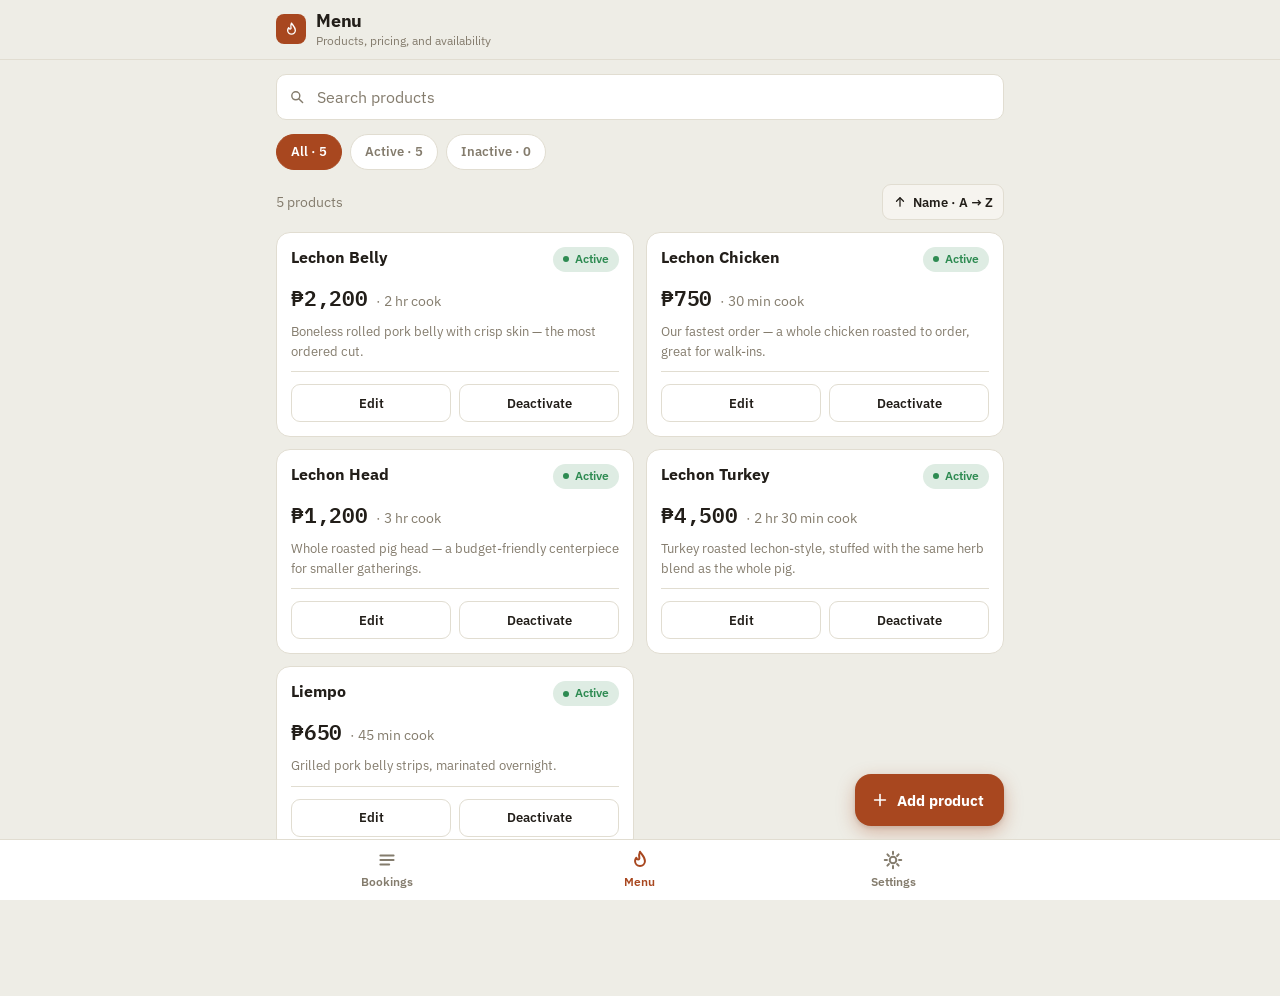
<file: docs/prototypes/menu-prototype.html>
<!doctype html>
<html lang="en">
<head>
<meta charset="utf-8" />
<meta name="viewport" content="width=device-width, initial-scale=1, viewport-fit=cover" />
<title>Roastline — Menu</title>
<script>
  // Apply the saved theme before first paint (Settings → Appearance): 'light' (default),
  // 'dark', or 'system' (match the device's light/dark setting, and follow it live).
  // In the real app this comes from MAUI Preferences. Storage can be unavailable — light.
  (function () {
    var mq = window.matchMedia ? window.matchMedia('(prefers-color-scheme: dark)') : null;
    function apply() {
      var t = 'light';
      try { t = localStorage.getItem('roastline.theme') || 'light'; } catch (e) {}
      var dark = t === 'dark' || (t === 'system' && !!mq && mq.matches);
      if (dark) document.documentElement.dataset.theme = 'dark';
      else delete document.documentElement.dataset.theme;
    }
    apply();
    try { if (mq) mq.addEventListener('change', apply); } catch (e) {}
    window.__applyTheme = apply;
  })();
</script>
<link rel="preconnect" href="https://fonts.googleapis.com">
<link rel="preconnect" href="https://fonts.gstatic.com" crossorigin>
<link rel="stylesheet" href="https://fonts.googleapis.com/css2?family=IBM+Plex+Mono:wght@500;600&family=IBM+Plex+Sans:wght@400;500;600;700&display=swap">
<style>
  /* ================= Shared mobile shell (same block in bookings-prototype.html and settings-prototype.html) ================= */
  :root {
    --font-body: 'IBM Plex Sans', system-ui, -apple-system, 'Segoe UI', sans-serif;
    --font-mono: 'IBM Plex Mono', 'SFMono-Regular', ui-monospace, Consolas, monospace;
    --bg: #EEEDE6;
    --surface: #FFFFFF;
    --surface-2: #F6F4EF;
    --border: #E1DDD1;
    --fg: #221E19;
    --fg-muted: #847C6D;
    --accent: #A8471F;
    --accent-fg: #FFFFFF;
    --status-pending: #8A8275;
    --status-cooking: #D9731E;
    --status-cooked: #2E8B52;
    --status-completed: #6B7280;
    --status-cancelled: #C1392B;
    --nav-h: 60px;
    --safe-top: env(safe-area-inset-top, 0px);
    --safe-bottom: env(safe-area-inset-bottom, 0px);
  }
  :root { color-scheme: light; }
  :root[data-theme="dark"] {
    color-scheme: dark;
    --bg: #15120E;
    --surface: #1F1B16;
    --surface-2: #29241E;
    --border: #3A3229;
    --fg: #F2EDE4;
    --fg-muted: #A79E8F;
    --accent: #C9612F;
    --accent-fg: #FFFFFF;
    --status-pending: #A39A8A;
    --status-cooking: #E8893A;
    --status-cooked: #4CAF72;
    --status-completed: #959CA8;
    --status-cancelled: #E25B4D;
  }
  :root[data-theme="dark"] .backdrop, :root[data-theme="dark"] .dialog-backdrop { background: rgba(0,0,0,0.6); }
  * { box-sizing: border-box; }
  html, body { margin: 0; background: var(--bg); }
  body {
    font-family: var(--font-body); font-size: 14px; line-height: 1.45; color: var(--fg);
    -webkit-tap-highlight-color: transparent; -webkit-text-size-adjust: 100%;
  }
  body.no-scroll { overflow: hidden; }
  button, input, select, textarea { font-family: inherit; color: inherit; }
  button { cursor: pointer; }
  :focus-visible { outline: 2px solid var(--accent); outline-offset: 2px; }
  ::placeholder { color: var(--fg-muted); opacity: 1; }
  .sr-only { position: absolute; width: 1px; height: 1px; padding: 0; margin: -1px; overflow: hidden; clip: rect(0,0,0,0); white-space: nowrap; border: 0; }
  .mono { font-family: var(--font-mono); font-variant-numeric: tabular-nums; }
  .muted { color: var(--fg-muted); }
  .no-scrollbar { scrollbar-width: none; }
  .no-scrollbar::-webkit-scrollbar { display: none; }

  .app { min-height: 100vh; padding-bottom: calc(var(--nav-h) + var(--safe-bottom) + 84px); }
  .topbar {
    position: sticky; top: 0; z-index: 20; padding-top: var(--safe-top);
    background: color-mix(in srgb, var(--bg) 92%, transparent);
    -webkit-backdrop-filter: saturate(1.4) blur(10px); backdrop-filter: saturate(1.4) blur(10px);
    border-bottom: 1px solid var(--border);
  }
  .topbar-inner { max-width: 760px; margin: 0 auto; display: flex; align-items: center; gap: 10px; padding: 10px 16px; min-height: 56px; }
  .brand-mark { width: 30px; height: 30px; border-radius: 8px; background: var(--accent); display: flex; align-items: center; justify-content: center; flex-shrink: 0; }
  .topbar-titles { display: flex; flex-direction: column; min-width: 0; }
  .topbar h1 { margin: 0; font-size: 18px; font-weight: 700; letter-spacing: -0.01em; line-height: 1.2; }
  .topbar .sub { font-size: 12px; color: var(--fg-muted); }
  .content { max-width: 760px; margin: 0 auto; padding: 14px 16px 0; display: flex; flex-direction: column; gap: 12px; }

  .bottomnav { position: fixed; left: 0; right: 0; bottom: 0; z-index: 30; background: var(--surface); border-top: 1px solid var(--border); padding-bottom: var(--safe-bottom); }
  .bottomnav-inner { max-width: 760px; margin: 0 auto; display: flex; }
  .navitem {
    flex: 1; min-height: var(--nav-h); display: flex; flex-direction: column; align-items: center; justify-content: center; gap: 3px;
    font-size: 11.5px; font-weight: 600; color: var(--fg-muted); text-decoration: none; background: none; border: none; padding: 6px 4px;
  }
  .navitem.active { color: var(--accent); }
  .fab {
    position: fixed; z-index: 25;
    right: max(16px, calc((100vw - 760px) / 2 + 16px));
    bottom: calc(var(--nav-h) + var(--safe-bottom) + 14px);
    height: 52px; padding: 0 20px 0 16px; border-radius: 16px; border: none;
    background: var(--accent); color: var(--accent-fg); font-size: 15px; font-weight: 700;
    display: inline-flex; align-items: center; gap: 8px;
    box-shadow: 0 6px 18px rgba(168,71,31,0.35), 0 2px 4px rgba(34,30,25,0.12);
  }

  .card { background: var(--surface); border: 1px solid var(--border); border-radius: 14px; padding: 14px; }
  .btn {
    display: inline-flex; align-items: center; justify-content: center; gap: 6px; height: 44px; padding: 0 16px;
    border-radius: 10px; border: 1px solid var(--border); background: var(--surface); font-size: 14px; font-weight: 600;
    white-space: nowrap; touch-action: manipulation;
  }
  .btn:active { background: var(--surface-2); }
  .btn-sm { height: 38px; padding: 0 12px; font-size: 13px; border-radius: 9px; }
  .btn-primary { background: var(--accent); border-color: var(--accent); color: var(--accent-fg); }
  .btn-primary:active { background: color-mix(in srgb, var(--accent) 85%, black); }
  .btn-danger { color: var(--status-cancelled); border-color: color-mix(in srgb, var(--status-cancelled) 45%, var(--border)); }
  .btn-dashed { border-style: dashed; background: transparent; color: var(--fg-muted); }
  .btn[disabled] { opacity: 0.45; cursor: not-allowed; }
  .icon-btn { width: 44px; height: 44px; border-radius: 10px; border: 1px solid transparent; background: transparent; display: inline-flex; align-items: center; justify-content: center; flex-shrink: 0; }
  .icon-btn:active { background: var(--surface-2); }

  .search { position: relative; }
  .search svg { position: absolute; left: 13px; top: 50%; transform: translateY(-50%); pointer-events: none; color: var(--fg-muted); }
  .input { width: 100%; height: 46px; border-radius: 10px; border: 1px solid var(--border); background: var(--surface); padding: 0 12px; font-size: 16px; }
  .search .input { padding-left: 40px; }
  textarea.input { height: auto; min-height: 96px; padding: 12px; resize: vertical; line-height: 1.45; }
  .field { display: flex; flex-direction: column; gap: 6px; }
  .field-label { font-size: 12.5px; font-weight: 600; color: var(--fg-muted); }
  .field-label .opt { font-weight: 400; }
  .field-row { display: grid; grid-template-columns: 1fr 1fr; gap: 12px; }

  .chip-row { display: flex; gap: 8px; overflow-x: auto; margin: 0 -16px; padding: 2px 16px; }
  .chip { flex-shrink: 0; height: 36px; padding: 0 14px; border-radius: 999px; border: 1px solid var(--border); background: var(--surface); color: var(--fg-muted); font-size: 13px; font-weight: 600; white-space: nowrap; }
  .chip.active { background: var(--accent); border-color: var(--accent); color: var(--accent-fg); }
  .list-meta { display: flex; align-items: center; justify-content: space-between; gap: 8px; min-height: 36px; }
  .list-meta-actions { display: flex; gap: 6px; min-width: 0; }
  .meta-btn {
    display: inline-flex; align-items: center; gap: 6px; height: 36px; padding: 0 10px; border-radius: 9px;
    border: 1px solid var(--border); background: var(--surface-2); font-size: 12.5px; font-weight: 600; white-space: nowrap; min-width: 0;
  }
  .meta-btn span { overflow: hidden; text-overflow: ellipsis; }

  .pill { display: inline-flex; align-items: center; gap: 6px; padding: 4px 10px; border-radius: 999px; font-size: 11.5px; font-weight: 600; white-space: nowrap; flex-shrink: 0; }
  .pill-dot { width: 6px; height: 6px; border-radius: 999px; flex-shrink: 0; }
  .empty { border: 1px dashed var(--border); border-radius: 12px; padding: 36px 16px; text-align: center; color: var(--fg-muted); font-size: 13.5px; }

  .backdrop { position: fixed; inset: 0; background: rgba(20,16,12,0.42); z-index: 50; animation: fade 0.15s ease; }
  .sheet { position: fixed; z-index: 51; background: var(--surface); display: flex; flex-direction: column; box-shadow: 0 -8px 30px rgba(20,16,12,0.18); }
  .sheet.full { inset: 0; animation: slideUp 0.2s ease; }
  .sheet.bottom { left: 0; right: 0; bottom: 0; max-height: 88vh; border-radius: 18px 18px 0 0; animation: slideUp 0.2s ease; }
  .sheet.top-layer { z-index: 61; }
  .backdrop.top-layer { z-index: 60; }
  .sheet-grabber { width: 38px; height: 4px; border-radius: 999px; background: var(--border); margin: 8px auto 0; flex-shrink: 0; }
  .sheet-header { display: flex; align-items: center; gap: 8px; padding: 6px 8px 6px 16px; min-height: 56px; border-bottom: 1px solid var(--border); flex-shrink: 0; }
  .sheet.full .sheet-header { padding-top: calc(6px + var(--safe-top)); padding-left: 6px; }
  .sheet-title { font-size: 16px; font-weight: 700; flex: 1; min-width: 0; overflow: hidden; text-overflow: ellipsis; white-space: nowrap; }
  .sheet-body { flex: 1; overflow-y: auto; overscroll-behavior: contain; padding: 16px; display: flex; flex-direction: column; gap: 16px; -webkit-overflow-scrolling: touch; }
  .sheet.bottom .sheet-body { padding-bottom: calc(16px + var(--safe-bottom)); }
  .sheet-footer { flex-shrink: 0; display: flex; gap: 10px; padding: 12px 16px calc(12px + var(--safe-bottom)); border-top: 1px solid var(--border); background: var(--surface); }
  .sheet-footer .btn { flex: 1; }
  @media (min-width: 768px) {
    .sheet.full { left: auto; width: 440px; border-left: 1px solid var(--border); animation: slideLeft 0.2s ease; }
    .sheet.full .sheet-header { padding-top: 6px; }
    .sheet.bottom { left: 50%; right: auto; bottom: 24px; width: 420px; transform: translateX(-50%); border-radius: 18px; animation: fade 0.15s ease; }
    .sheet.bottom .sheet-grabber { display: none; }
  }
  @keyframes fade { from { opacity: 0; } to { opacity: 1; } }
  @keyframes slideUp { from { transform: translateY(28px); opacity: 0.6; } to { transform: none; opacity: 1; } }
  @keyframes slideLeft { from { transform: translateX(28px); opacity: 0.6; } to { transform: none; opacity: 1; } }

  .menu-row {
    display: flex; align-items: center; gap: 12px; min-height: 52px; padding: 0 6px; border-radius: 10px; width: 100%;
    color: var(--fg); text-decoration: none; font-size: 15px; font-weight: 600; background: none; border: none; text-align: left;
  }
  .menu-row:active { background: var(--surface-2); }
  .menu-row .trail { margin-left: auto; color: var(--fg-muted); display: flex; }
  .menu-row.selected { color: var(--accent); }
  .group-label { font-size: 11px; font-weight: 700; letter-spacing: 0.06em; text-transform: uppercase; color: var(--fg-muted); margin: 0; }
  .segmented { display: grid; grid-auto-flow: column; grid-auto-columns: 1fr; gap: 3px; background: var(--surface-2); border: 1px solid var(--border); border-radius: 11px; padding: 3px; }
  .seg { height: 38px; border-radius: 8px; border: none; background: transparent; font-size: 13.5px; font-weight: 600; color: var(--fg-muted); }
  .seg.active { background: var(--surface); color: var(--fg); box-shadow: 0 1px 2px rgba(34,30,25,0.14); }
  .caption { font-size: 12.5px; color: var(--fg-muted); margin: 0; }
  .form-error { font-size: 13px; color: var(--status-cancelled); font-weight: 600; margin: 0; }
  .switch { position: relative; width: 50px; height: 30px; border-radius: 999px; border: none; background: var(--border); flex-shrink: 0; padding: 0; }
  .switch.on { background: var(--accent); }
  .switch span { position: absolute; top: 3px; left: 3px; width: 24px; height: 24px; border-radius: 50%; background: #fff; box-shadow: 0 1px 2px rgba(0,0,0,0.25); transition: left 0.15s ease; }
  .switch.on span { left: 23px; }
  .toggle-card { display: flex; align-items: center; justify-content: space-between; gap: 12px; border: 1px solid var(--border); border-radius: 12px; padding: 12px 14px; }
  .toast {
    position: fixed; left: 50%; transform: translateX(-50%); z-index: 80;
    bottom: calc(var(--nav-h) + var(--safe-bottom) + 80px);
    background: var(--fg); color: var(--bg); padding: 10px 16px; border-radius: 12px; font-size: 13.5px; font-weight: 500;
    box-shadow: 0 8px 20px rgba(34,30,25,0.22); max-width: calc(100vw - 32px); animation: fade 0.15s ease;
  }
  .toast.over-footer { bottom: calc(var(--safe-bottom) + 84px); }
  /* ================= end shared shell ================= */

  /* ---- Menu page ---- */
  .pgrid { display: grid; grid-template-columns: repeat(auto-fill, minmax(260px, 1fr)); gap: 12px; }
  .pcard { background: var(--surface); border: 1px solid var(--border); border-radius: 14px; padding: 14px; display: flex; flex-direction: column; gap: 10px; min-width: 0; }
  .pcard.inactive { opacity: 0.72; }
  .pcard-top { display: flex; align-items: flex-start; justify-content: space-between; gap: 10px; }
  .pcard-name { margin: 0; font-size: 16px; font-weight: 700; line-height: 1.3; min-width: 0; }
  .pcard-price { display: flex; align-items: baseline; gap: 8px; flex-wrap: wrap; }
  .pcard-price .price { font-size: 21px; font-weight: 600; letter-spacing: -0.01em; }
  .pcard-desc { margin: 0; font-size: 13px; color: var(--fg-muted); line-height: 1.5; display: -webkit-box; -webkit-line-clamp: 2; -webkit-box-orient: vertical; overflow: hidden; }
  .pcard-actions { display: flex; gap: 8px; border-top: 1px solid var(--border); padding-top: 12px; margin-top: auto; }
  .pcard-actions .btn { flex: 1; }
  .money-input { position: relative; }
  .money-input .prefix { position: absolute; left: 12px; top: 50%; transform: translateY(-50%); color: var(--fg-muted); font-weight: 600; pointer-events: none; }
  .money-input .input { padding-left: 28px; }

  /* ================= PIN confirmation (same block in menu- and bookings-prototype.html) ================= */
  .backdrop.pin-layer { z-index: 90; }
  .sheet.pin-layer { z-index: 91; }
  .pin-body { padding: 8px 20px calc(20px + var(--safe-bottom)); display: flex; flex-direction: column; gap: 14px; overflow-y: auto; }
  .pin-head { text-align: center; display: flex; flex-direction: column; align-items: center; gap: 4px; }
  .pin-icon { width: 40px; height: 40px; border-radius: 12px; background: color-mix(in srgb, var(--accent) 12%, var(--surface)); color: var(--accent); display: flex; align-items: center; justify-content: center; margin-bottom: 4px; }
  .pin-head h2 { margin: 0; font-size: 18px; font-weight: 700; }
  .pin-detail { margin: 0; font-size: 13.5px; color: var(--fg-muted); max-width: 300px; }
  .pin-dots { display: flex; justify-content: center; align-items: center; gap: 14px; height: 22px; }
  .pin-dot { width: 13px; height: 13px; border-radius: 50%; background: var(--fg); }
  .pin-hint { color: var(--fg-muted); font-size: 13px; }
  .pin-shake { animation: pinShake 0.35s; }
  @keyframes pinShake { 0%,100% { transform: translateX(0); } 20% { transform: translateX(-8px); } 40% { transform: translateX(8px); } 60% { transform: translateX(-5px); } 80% { transform: translateX(5px); } }
  .pin-msg { min-height: 18px; text-align: center; font-size: 13px; font-weight: 600; color: var(--status-cancelled); }
  .pin-keypad { display: grid; grid-template-columns: repeat(3, 1fr); gap: 10px; width: 100%; max-width: 300px; margin: 0 auto; }
  .pin-key {
    height: 56px; border-radius: 14px; border: 1px solid var(--border); background: var(--surface);
    font-family: var(--font-mono); font-size: 22px; font-weight: 600; display: flex; align-items: center; justify-content: center; touch-action: manipulation;
  }
  .pin-key:active { background: var(--surface-2); }
  .pin-key.fn { font-family: var(--font-body); background: transparent; border-color: transparent; color: var(--fg-muted); }
  .pin-key.ok { background: var(--accent); border-color: var(--accent); color: var(--accent-fg); font-family: var(--font-body); font-size: 15px; font-weight: 700; }
  .pin-key[disabled] { opacity: 0.4; cursor: not-allowed; }
  .pin-cancel { width: 100%; max-width: 300px; margin: 0 auto; }
  /* ================= end PIN confirmation ================= */
</style>
</head>
<body>
<div id="app"></div>

<script>
/* =====================================================================================
   Roastline — Menu page, standalone mobile prototype
   -------------------------------------------------------------------------------------
   Same behavior as the web menu-prototype.html / menu-page-spec.md (search, status
   chips with global counts, sort, add/edit, activate/deactivate, no delete), laid out
   for a phone. Adding, editing and activating/deactivating a product ask for the PIN first.
   Layout: top bar, bottom navigation (Bookings · Menu · Settings), floating "Add product" button, full-screen
   add/edit sheet, bottom sheet for sort.

   Rendering: full re-render on clicks; typing never re-renders the input being typed
   in (only the results region is redrawn), so the on-screen keyboard stays open.
   ===================================================================================== */

  const INITIAL_PRODUCTS = [
    { id: 'p1', name: 'Lechon Head',    price: 1200, cookingTimeMin: 180, active: true,  description: 'Whole roasted pig head — a budget-friendly centerpiece for smaller gatherings.' },
    { id: 'p2', name: 'Lechon Turkey',  price: 4500, cookingTimeMin: 150, active: true,  description: 'Turkey roasted lechon-style, stuffed with the same herb blend as the whole pig.' },
    { id: 'p3', name: 'Lechon Chicken', price: 750,  cookingTimeMin: 30,  active: true,  description: 'Our fastest order — a whole chicken roasted to order, great for walk-ins.' },
    { id: 'p4', name: 'Lechon Belly',   price: 2200, cookingTimeMin: 120, active: true,  description: 'Boneless rolled pork belly with crisp skin — the most ordered cut.' },
    { id: 'p5', name: 'Liempo',         price: 650,  cookingTimeMin: 45,  active: true,  description: 'Grilled pork belly strips, marinated overnight.' }
  ];

  const SORT_FIELDS = [
    { key: 'name',        label: 'Name',         ascLabel: 'A → Z',          descLabel: 'Z → A' },
    { key: 'price',       label: 'Price',        ascLabel: 'Low to high',    descLabel: 'High to low' },
    { key: 'cookingTime', label: 'Cooking time', ascLabel: 'Shortest first', descLabel: 'Longest first' }
  ];
  const SORT_FIELD_BY_KEY = {};
  SORT_FIELDS.forEach((f) => { SORT_FIELD_BY_KEY[f.key] = f; });
  const STATUS_CHIP_ORDER = ['all', 'active', 'inactive'];
  const TODAY_LABEL = 'Friday, Oct 9, 2026';

  // ---------------------------------------------------------------------------------
  // Helpers
  // ---------------------------------------------------------------------------------
  function formatDuration(min) {
    min = Number(min) || 0;
    if (min < 60) return min + ' min';
    const h = Math.floor(min / 60);
    const m = min % 60;
    return h + ' hr' + (m ? ' ' + m + ' min' : '');
  }
  function formatMoney(n) { return '₱' + Math.round(Number(n) || 0).toLocaleString('en-PH'); }
  function esc(str) {
    return String(str == null ? '' : str)
      .replace(/&/g, '&amp;').replace(/</g, '&lt;').replace(/>/g, '&gt;')
      .replace(/"/g, '&quot;').replace(/'/g, '&#39;');
  }
  function icon(paths, size) {
    size = size || 16;
    return '<svg viewBox="0 0 20 20" width="' + size + '" height="' + size + '" fill="none" stroke="currentColor" stroke-width="1.8" stroke-linecap="round" stroke-linejoin="round" aria-hidden="true">' + paths + '</svg>';
  }
  const ICONS = {
    flame: '<path d="M10 2.5c2 3 4.5 5 4.5 8.5a4.5 4.5 0 01-9 0c0-1.3.5-2.2 1.2-3.1.2 1 .9 1.6 1.6 1.6.9 0 1.3-.8 1.1-1.6-.3-1.3-.6-2.6.6-5.4z"></path>',
    list: '<line x1="4" y1="6" x2="16" y2="6"></line><line x1="4" y1="10" x2="16" y2="10"></line><line x1="4" y1="14" x2="12" y2="14"></line>',
    lock: '<rect x="4" y="9" width="12" height="8.5" rx="2"></rect><path d="M6.5 9V6.5a3.5 3.5 0 017 0V9"></path>',
    gear: '<circle cx="10" cy="10" r="3"></circle><line x1="10" y1="2.5" x2="10" y2="4.5"></line><line x1="10" y1="15.5" x2="10" y2="17.5"></line><line x1="2.5" y1="10" x2="4.5" y2="10"></line><line x1="15.5" y1="10" x2="17.5" y2="10"></line><line x1="4.9" y1="4.9" x2="6.3" y2="6.3"></line><line x1="13.7" y1="13.7" x2="15.1" y2="15.1"></line><line x1="4.9" y1="15.1" x2="6.3" y2="13.7"></line><line x1="13.7" y1="6.3" x2="15.1" y2="4.9"></line>',
    plus: '<line x1="10" y1="4" x2="10" y2="16"></line><line x1="4" y1="10" x2="16" y2="10"></line>',
    close: '<line x1="5" y1="5" x2="15" y2="15"></line><line x1="15" y1="5" x2="5" y2="15"></line>',
    search: '<circle cx="8.5" cy="8.5" r="5"></circle><line x1="12.5" y1="12.5" x2="17" y2="17"></line>',
    check: '<polyline points="4,10.5 8,14.5 16,5.5"></polyline>',
    chevron: '<polyline points="8,4 13,10 8,16"></polyline>',
    chevDown: '<polyline points="5,8 10,13 15,8"></polyline>',
    sortAsc: '<line x1="10" y1="16" x2="10" y2="4"></line><polyline points="5,9 10,4 15,9"></polyline>',
    sortDesc: '<line x1="10" y1="4" x2="10" y2="16"></line><polyline points="5,11 10,16 15,11"></polyline>'
  };
  function slugId() { return 'p-new-' + Date.now() + '-' + Math.round(Math.random() * 999); }
  function defaultForm() { return { name: '', price: '', cookingTimeMin: '', description: '', active: true }; }

  // ---------------------------------------------------------------------------------
  // State
  // ---------------------------------------------------------------------------------
  const state = {
    products: INITIAL_PRODUCTS.slice(),
    search: '',
    statusFilter: 'all',
    sortField: 'name',
    sortDir: 'asc',
    sheet: null,        // 'sort' | null — bottom sheet
    drawer: null,       // { type: 'add' } | { type: 'edit', id } | null — full-screen sheet
    form: defaultForm(),
    formError: '',
    toast: '',
    pinPrompt: null     // PIN confirmation sheet for critical actions (see requestPin)
  };

  let toastTimer = null;
  function showToast(msg) {
    state.toast = msg;
    if (toastTimer) clearTimeout(toastTimer);
    toastTimer = setTimeout(() => { state.toast = ''; render(); }, 2400);
  }


  // =================================================================================
  // PIN confirmation for critical actions (same block in menu- and bookings-prototype.html)
  // ---------------------------------------------------------------------------------
  // Asked before: adding a product, saving product edits, activating/deactivating a
  // product (Menu — asked every time), and recording a payment or using "Discount remaining
  // balance" or cancelling (Bookings — a correct PIN is remembered for 3 minutes, via opts.rememberMs).
  // The action only runs after the correct PIN. 5 wrong tries → 30-second wait, same rule
  // as the lock screen. The remembered window is in memory only, so it ends when the app
  // locks or closes.
  //
  // Prototype only: the PIN is read from browser storage, written by signin-prototype.html
  // when a PIN is set or changed (falls back to 1234). In the real app this is
  // AppLockService.ConfirmAsync(pin) checking the hashed PIN in SQLite, and the service
  // method itself refuses to run without that fresh confirmation.
  // =================================================================================
  const PIN_KEY = 'roastline.pin';
  const PIN_MIN = 4, PIN_MAX = 6, PIN_MAX_ATTEMPTS = 5, PIN_LOCK_SECONDS = 30;
  const pinGuard = { failed: 0, lockedUntil: 0, timer: null, rememberedUntil: 0 };
  function currentPin() { try { return localStorage.getItem(PIN_KEY) || '1234'; } catch (e) { return '1234'; } }
  function pinLocked() { return Date.now() < pinGuard.lockedUntil; }
  function pinSecondsLeft() { return Math.max(0, Math.ceil((pinGuard.lockedUntil - Date.now()) / 1000)); }

  // opts: { detail, confirmLabel, rememberMs }. onConfirm runs only after the correct PIN and
  // must render(). With rememberMs, a correct PIN skips the prompt for that long afterwards
  // (fixed window from when the PIN was entered — it isn't extended by later actions).
  function requestPin(opts, onConfirm) {
    if (opts.rememberMs && Date.now() < pinGuard.rememberedUntil) { onConfirm(); return; }
    if (document.activeElement && document.activeElement.blur) document.activeElement.blur(); // closes the on-screen keyboard
    state.pinPrompt = { detail: opts.detail || '', confirmLabel: opts.confirmLabel || 'Confirm', rememberMs: opts.rememberMs || 0, entry: '', message: '', shake: false, onConfirm };
    render();
  }
  function startPinTimer() {
    if (pinGuard.timer) clearInterval(pinGuard.timer);
    pinGuard.timer = setInterval(() => {
      if (!pinLocked()) { clearInterval(pinGuard.timer); pinGuard.timer = null; }
      if (state.pinPrompt) render();
    }, 1000);
  }
  const PinActions = {
    key(d) {
      const p = state.pinPrompt;
      if (!p || pinLocked() || p.entry.length >= PIN_MAX) return;
      p.entry += d; p.message = ''; render();
    },
    back() { const p = state.pinPrompt; if (!p || pinLocked()) return; p.entry = p.entry.slice(0, -1); render(); },
    cancel() { state.pinPrompt = null; render(); },
    submit() {
      const p = state.pinPrompt;
      if (!p || pinLocked() || p.entry.length < PIN_MIN) return;
      if (p.entry === currentPin()) {
        pinGuard.failed = 0;
        if (p.rememberMs) pinGuard.rememberedUntil = Date.now() + p.rememberMs;
        const run = p.onConfirm;
        state.pinPrompt = null;
        run();
        return;
      }
      pinGuard.failed += 1;
      p.entry = ''; p.shake = true;
      if (pinGuard.failed >= PIN_MAX_ATTEMPTS) {
        pinGuard.failed = 0;
        pinGuard.lockedUntil = Date.now() + PIN_LOCK_SECONDS * 1000;
        p.message = '';
        startPinTimer();
      } else {
        const left = PIN_MAX_ATTEMPTS - pinGuard.failed;
        p.message = 'Incorrect PIN. ' + left + (left === 1 ? ' try' : ' tries') + ' left.';
      }
      render();
    }
  };
  function pinKeydown(e) {
    if (/^[0-9]$/.test(e.key)) { PinActions.key(e.key); e.preventDefault(); }
    else if (e.key === 'Backspace') { PinActions.back(); e.preventDefault(); }
    else if (e.key === 'Enter') { PinActions.submit(); e.preventDefault(); }
    else if (e.key === 'Escape') { PinActions.cancel(); e.preventDefault(); }
  }
  function renderPinPrompt() {
    const p = state.pinPrompt;
    if (!p) return '';
    const locked = pinLocked();
    const dis = locked ? 'disabled' : '';
    const dots = p.entry.length === 0
      ? '<span class="pin-hint">Enter your PIN</span>'
      : Array.from({ length: p.entry.length }, () => '<span class="pin-dot"></span>').join('');
    const msg = locked ? 'Too many tries. Try again in ' + pinSecondsLeft() + 's.' : p.message;
    const digits = ['1','2','3','4','5','6','7','8','9'].map((d) => `<button type="button" class="pin-key" data-action="pin-key" data-digit="${d}" ${dis}>${d}</button>`).join('');
    const html = `
      <div class="backdrop pin-layer" data-action="pin-cancel"></div>
      <div class="sheet bottom pin-layer" role="dialog" aria-modal="true" aria-labelledby="pin-title">
        <div class="sheet-grabber"></div>
        <div class="pin-body">
          <div class="pin-head">
            <span class="pin-icon">${icon('<rect x="4" y="9" width="12" height="8.5" rx="2"></rect><path d="M6.5 9V6.5a3.5 3.5 0 017 0V9"></path>', 20)}</span>
            <h2 id="pin-title">Enter your PIN to continue</h2>
            <p class="pin-detail">${esc(p.detail)}</p>
            ${p.rememberMs ? `<p class="pin-detail" style="font-size:12px;">Payments, write-offs and cancellations won't ask again for ${Math.round(p.rememberMs / 60000)} minutes.</p>` : ''}
          </div>
          <div class="pin-dots ${p.shake ? 'pin-shake' : ''}" aria-live="polite" aria-label="${p.entry.length} digits entered">${dots}</div>
          <div class="pin-msg" role="alert">${esc(msg)}</div>
          <div class="pin-keypad" role="group" aria-label="PIN keypad">
            ${digits}
            <button type="button" class="pin-key fn" data-action="pin-back" aria-label="Delete" ${dis}>${icon('<path d="M7 5h9.5v10H7l-4.5-5z"></path><line x1="10" y1="8" x2="14" y2="12"></line><line x1="14" y1="8" x2="10" y2="12"></line>', 22)}</button>
            <button type="button" class="pin-key" data-action="pin-key" data-digit="0" ${dis}>0</button>
            <button type="button" class="pin-key ok" data-action="pin-ok" ${locked || p.entry.length < PIN_MIN ? 'disabled' : ''}>${esc(p.confirmLabel)}</button>
          </div>
          <button type="button" class="btn pin-cancel" data-action="pin-cancel">Cancel</button>
        </div>
      </div>`;
    if (p.shake) setTimeout(() => { if (state.pinPrompt) state.pinPrompt.shake = false; }, 400);
    return html;
  }
  // ================= end PIN confirmation =================

  // ---------------------------------------------------------------------------------
  // Actions
  // ---------------------------------------------------------------------------------
  const Actions = {
    setStatusFilter(key) { state.statusFilter = key; render(); },
    openSheet(name) { state.sheet = name; render(); },
    closeSheet() { state.sheet = null; render(); },
    setSortField(field) { state.sortField = field; render(); },
    setSortDir(dir) { state.sortDir = dir; render(); },

    openAddForm() { state.drawer = { type: 'add' }; state.form = defaultForm(); state.formError = ''; render(); },
    openEditForm(id) {
      const p = state.products.find((x) => x.id === id);
      if (!p) return;
      state.drawer = { type: 'edit', id };
      state.form = { name: p.name, price: String(p.price), cookingTimeMin: String(p.cookingTimeMin), description: p.description || '', active: p.active };
      state.formError = '';
      render();
    },
    closeDrawer() { state.drawer = null; state.formError = ''; render(); },
    toggleFormActive() { state.form = Object.assign({}, state.form, { active: !state.form.active }); render(); },

    submitForm() {
      const f = state.form;
      const name = (f.name || '').trim();
      const price = f.price === '' ? NaN : Number(f.price);
      const cookingTimeMin = f.cookingTimeMin === '' ? NaN : Number(f.cookingTimeMin);
      if (!name) { state.formError = 'Give the product a name.'; render(); return; }
      if (!(price >= 0)) { state.formError = 'Price must be a number of 0 or more.'; render(); return; }
      if (!(cookingTimeMin >= 1)) { state.formError = 'Cooking time must be at least 1 minute.'; render(); return; }

      const isEdit = state.drawer && state.drawer.type === 'edit';
      const editId = isEdit ? state.drawer.id : null;
      const values = { name, price, cookingTimeMin, description: (f.description || '').trim(), active: f.active };
      state.formError = '';
      // Critical action: only saved after the PIN is entered.
      requestPin({
        detail: isEdit ? 'Save changes to ' + name + '.' : 'Add ' + name + ' to the menu.',
        confirmLabel: isEdit ? 'Save' : 'Add'
      }, () => {
        if (editId) {
          state.products = state.products.map((p) => (p.id === editId ? Object.assign({}, p, values) : p));
        } else {
          state.products = state.products.concat([Object.assign({ id: slugId() }, values)]);
        }
        state.drawer = null;
        state.form = defaultForm();
        showToast(editId ? 'Saved ' + name : 'Added ' + name);
        render();
      });
    },

    quickToggleActive(id) {
      const product = state.products.find((p) => p.id === id);
      if (!product) return;
      const activate = !product.active;
      // Editing availability is a menu edit too, so it also needs the PIN.
      requestPin({
        detail: (activate ? 'Make ' + product.name + ' available for booking again.' : 'Hide ' + product.name + ' from new bookings.'),
        confirmLabel: activate ? 'Activate' : 'Deactivate'
      }, () => {
        state.products = state.products.map((p) => (p.id === id ? Object.assign({}, p, { active: activate }) : p));
        showToast(product.name + (activate ? ' is available again' : ' hidden from new bookings'));
        render();
      });
    }
  };

  // ---------------------------------------------------------------------------------
  // View model
  // ---------------------------------------------------------------------------------
  function computeViewModel() {
    const products = state.products;
    const counts = {
      all: products.length,
      active: products.filter((p) => p.active).length,
      inactive: products.filter((p) => !p.active).length
    };
    const chips = STATUS_CHIP_ORDER.map((key) => {
      const label = key === 'all' ? 'All' : (key === 'active' ? 'Active' : 'Inactive');
      return { key, label: label + ' · ' + counts[key], active: state.statusFilter === key };
    });

    const q = state.search.trim().toLowerCase();
    let visible = products.filter((p) => {
      if (state.statusFilter === 'active' && !p.active) return false;
      if (state.statusFilter === 'inactive' && p.active) return false;
      if (!q) return true;
      return p.name.toLowerCase().indexOf(q) !== -1 || (p.description || '').toLowerCase().indexOf(q) !== -1;
    });
    const compare = (a, b) => {
      switch (state.sortField) {
        case 'price': return a.price - b.price;
        case 'cookingTime': return a.cookingTimeMin - b.cookingTimeMin;
        default: return a.name.localeCompare(b.name);
      }
    };
    visible = visible.slice().sort((a, b) => (state.sortDir === 'desc' ? -compare(a, b) : compare(a, b)));

    const cards = visible.map((p) => ({
      id: p.id, name: p.name,
      priceLabel: formatMoney(p.price),
      cookingTimeLabel: formatDuration(p.cookingTimeMin),
      description: p.description || 'No description yet.',
      active: p.active,
      statusLabel: p.active ? 'Active' : 'Inactive',
      statusColor: p.active ? 'var(--status-cooked)' : 'var(--status-pending)',
      toggleLabel: p.active ? 'Deactivate' : 'Activate'
    }));

    const noProductsAtAll = products.length === 0;
    const emptyMessage = noProductsAtAll
      ? 'No products in the menu yet. Add your first one to get started.'
      : (q ? 'No products match “' + state.search.trim() + '”.' : 'No products match this filter.');

    const sortMeta = SORT_FIELD_BY_KEY[state.sortField] || SORT_FIELDS[0];
    const isEdit = !!state.drawer && state.drawer.type === 'edit';

    return {
      chips, cards, emptyMessage,
      countLabel: cards.length + (cards.length === 1 ? ' product' : ' products'),
      sortLabel: sortMeta.label + ' · ' + (state.sortDir === 'asc' ? sortMeta.ascLabel : sortMeta.descLabel),
      sortMeta,
      drawerOpen: !!state.drawer, isEdit,
      drawerTitle: isEdit ? 'Edit product' : 'Add product',
      submitLabel: isEdit ? 'Save changes' : 'Add product'
    };
  }

  // ---------------------------------------------------------------------------------
  // Templates
  // ---------------------------------------------------------------------------------
  function renderTopbar() {
    return `
      <header class="topbar"><div class="topbar-inner">
        <div class="brand-mark"><svg viewBox="0 0 20 20" width="17" height="17" fill="none" stroke="#fff" stroke-width="1.6" stroke-linejoin="round" stroke-linecap="round">${ICONS.flame}</svg></div>
        <div class="topbar-titles"><h1>Menu</h1><span class="sub">Products, pricing, and availability</span></div>
      </div></header>`;
  }

  function renderBottomNav() {
    return `
      <nav class="bottomnav" aria-label="Main"><div class="bottomnav-inner">
        <a class="navitem" href="bookings-prototype.html">${icon(ICONS.list, 22)}<span>Bookings</span></a>
        <a class="navitem active" href="menu-prototype.html" aria-current="page">${icon(ICONS.flame, 22)}<span>Menu</span></a>
        <a class="navitem" href="settings-prototype.html">${icon(ICONS.gear, 22)}<span>Settings</span></a>
      </div></nav>`;
  }

  function renderGrid(vm) {
    if (vm.cards.length === 0) return `<div class="empty">${esc(vm.emptyMessage)}</div>`;
    return `<div class="pgrid">${vm.cards.map((c) => `
      <article class="pcard ${c.active ? '' : 'inactive'}">
        <div class="pcard-top">
          <h2 class="pcard-name">${esc(c.name)}</h2>
          <span class="pill" style="background:color-mix(in srgb, ${c.statusColor} 16%, var(--surface)); color:${c.statusColor};"><span class="pill-dot" style="background:${c.statusColor};"></span>${c.statusLabel}</span>
        </div>
        <div class="pcard-price"><span class="mono price">${c.priceLabel}</span><span class="muted">· ${c.cookingTimeLabel} cook</span></div>
        <p class="pcard-desc">${esc(c.description)}</p>
        <div class="pcard-actions">
          <button type="button" class="btn btn-sm" data-action="open-edit-form" data-id="${c.id}">Edit</button>
          <button type="button" class="btn btn-sm" data-action="quick-toggle-active" data-id="${c.id}">${c.toggleLabel}</button>
        </div>
      </article>`).join('')}</div>`;
  }

  function renderMain(vm) {
    return `
      <main class="content">
        <label class="search">
          <span class="sr-only">Search products</span>
          ${icon(ICONS.search, 16)}
          <input class="input" type="search" enterkeyhint="search" data-input="search" value="${esc(state.search)}" placeholder="Search products" autocomplete="off" />
        </label>
        <div class="chip-row no-scrollbar" data-scroll-key="chips">
          ${vm.chips.map((c) => `<button type="button" class="chip ${c.active ? 'active' : ''}" data-action="set-status-filter" data-key="${c.key}" aria-pressed="${c.active}">${c.label}</button>`).join('')}
        </div>
        <div class="list-meta">
          <span class="muted" data-region="count">${vm.countLabel}</span>
          <div class="list-meta-actions">
            <button type="button" class="meta-btn" data-action="open-sheet" data-sheet="sort">${icon(state.sortDir === 'asc' ? ICONS.sortAsc : ICONS.sortDesc, 14)}<span>${esc(vm.sortLabel)}</span></button>
          </div>
        </div>
        <div data-region="grid">${renderGrid(vm)}</div>
      </main>`;
  }

  function renderSortSheet(vm) {
    return `
      <div class="backdrop" data-action="close-sheet"></div>
      <div class="sheet bottom" role="dialog" aria-modal="true" aria-label="Sort products">
        <div class="sheet-grabber"></div>
        <div class="sheet-header"><span class="sheet-title">Sort products</span><button type="button" class="icon-btn" data-action="close-sheet" aria-label="Close">${icon(ICONS.close, 18)}</button></div>
        <div class="sheet-body">
          <div>
            ${SORT_FIELDS.map((f) => `<button type="button" class="menu-row ${f.key === state.sortField ? 'selected' : ''}" data-action="set-sort-field" data-field="${f.key}">${f.label}<span class="trail">${f.key === state.sortField ? icon(ICONS.check, 18) : ''}</span></button>`).join('')}
          </div>
          <div class="segmented" role="group" aria-label="Direction">
            <button type="button" class="seg ${state.sortDir === 'asc' ? 'active' : ''}" data-action="set-sort-dir" data-dir="asc">${vm.sortMeta.ascLabel}</button>
            <button type="button" class="seg ${state.sortDir === 'desc' ? 'active' : ''}" data-action="set-sort-dir" data-dir="desc">${vm.sortMeta.descLabel}</button>
          </div>
          <button type="button" class="btn btn-primary" data-action="close-sheet">Done</button>
        </div>
      </div>`;
  }

  function renderDrawer(vm) {
    if (!vm.drawerOpen) return '';
    const f = state.form;
    return `
      <div class="backdrop" data-action="close-drawer"></div>
      <div class="sheet full" role="dialog" aria-modal="true" aria-label="${esc(vm.drawerTitle)}">
        <div class="sheet-header">
          <button type="button" class="icon-btn" data-action="close-drawer" aria-label="Close">${icon(ICONS.close, 20)}</button>
          <span class="sheet-title">${esc(vm.drawerTitle)}</span>
        </div>
        <form class="sheet-body" id="product-form" data-form="product" data-scroll-key="drawer" novalidate>
          <label class="field">
            <span class="field-label">Product name</span>
            <input class="input" type="text" data-input="form.name" value="${esc(f.name)}" placeholder="e.g. Lechon Belly" autocomplete="off" enterkeyhint="next" />
          </label>
          <div class="field-row">
            <label class="field">
              <span class="field-label">Price</span>
              <span class="money-input"><span class="prefix">₱</span><input class="input" type="number" inputmode="decimal" min="0" step="1" data-input="form.price" value="${esc(f.price)}" placeholder="0" /></span>
            </label>
            <label class="field">
              <span class="field-label">Cooking time (min)</span>
              <input class="input" type="number" inputmode="numeric" min="1" step="1" data-input="form.cookingTimeMin" value="${esc(f.cookingTimeMin)}" placeholder="30" />
            </label>
          </div>
          <label class="field">
            <span class="field-label">Description <span class="opt">(optional)</span></span>
            <textarea class="input" rows="3" data-input="form.description" placeholder="What makes this product worth ordering">${esc(f.description)}</textarea>
          </label>
          <div class="toggle-card">
            <div style="display:flex; flex-direction:column; gap:2px; min-width:0;">
              <span style="font-size:14px; font-weight:600;">Available for booking</span>
              <span class="caption">Inactive products are hidden from the new-booking form.</span>
            </div>
            <button type="button" class="switch ${f.active ? 'on' : ''}" role="switch" aria-checked="${f.active}" aria-label="Available for booking" data-action="toggle-form-active"><span></span></button>
          </div>
          ${state.formError ? `<p class="form-error" role="alert">${esc(state.formError)}</p>` : ''}
        </form>
        <div class="sheet-footer">
          <button type="button" class="btn" data-action="close-drawer">Cancel</button>
          <button type="submit" form="product-form" class="btn btn-primary">${esc(vm.submitLabel)}</button>
        </div>
      </div>`;
  }

  // ---------------------------------------------------------------------------------
  // Rendering
  // ---------------------------------------------------------------------------------
  const appEl = document.getElementById('app');

  function renderRoot() {
    const vm = computeViewModel();
    let sheet = '';
    if (state.sheet === 'sort') sheet = renderSortSheet(vm);
    appEl.innerHTML = `
      <div class="app">
        ${renderTopbar()}
        ${renderMain(vm)}
      </div>
      ${state.drawer ? '' : `<button type="button" class="fab" data-action="open-add-form">${icon(ICONS.plus, 18)} Add product</button>`}
      ${renderBottomNav()}
      ${renderDrawer(vm)}
      ${sheet}
      ${renderPinPrompt()}
      ${state.toast && !state.sheet && !state.pinPrompt ? `<div class="toast ${state.drawer ? 'over-footer' : ''}" role="status">${esc(state.toast)}</div>` : ''}`;
    document.body.classList.toggle('no-scroll', !!(state.drawer || state.sheet || state.pinPrompt));
  }

  // Keep horizontal/vertical scroll positions of inner scrollers across full re-renders.
  function render() {
    const saved = {};
    appEl.querySelectorAll('[data-scroll-key]').forEach((el) => { saved[el.dataset.scrollKey] = [el.scrollLeft, el.scrollTop]; });
    const y = window.scrollY;
    renderRoot();
    appEl.querySelectorAll('[data-scroll-key]').forEach((el) => {
      const s = saved[el.dataset.scrollKey];
      if (s) { el.scrollLeft = s[0]; el.scrollTop = s[1]; }
    });
    if (!state.drawer) window.scrollTo(0, y);
  }

  // Redraw only the regions that depend on typed input (the input itself is untouched).
  function renderRegions() {
    const vm = computeViewModel();
    const grid = appEl.querySelector('[data-region="grid"]');
    if (grid) grid.innerHTML = renderGrid(vm);
    const count = appEl.querySelector('[data-region="count"]');
    if (count) count.textContent = vm.countLabel;
  }

  // ---------------------------------------------------------------------------------
  // Events
  // ---------------------------------------------------------------------------------
  appEl.addEventListener('click', (e) => {
    const el = e.target.closest('[data-action]');
    if (!el || el.disabled) return;
    switch (el.dataset.action) {
      case 'set-status-filter': Actions.setStatusFilter(el.dataset.key); break;
      case 'open-sheet': Actions.openSheet(el.dataset.sheet); break;
      case 'close-sheet': Actions.closeSheet(); break;
      case 'set-sort-field': Actions.setSortField(el.dataset.field); break;
      case 'set-sort-dir': Actions.setSortDir(el.dataset.dir); break;
      case 'open-add-form': Actions.openAddForm(); break;
      case 'open-edit-form': Actions.openEditForm(el.dataset.id); break;
      case 'close-drawer': Actions.closeDrawer(); break;
      case 'toggle-form-active': Actions.toggleFormActive(); break;
      case 'quick-toggle-active': Actions.quickToggleActive(el.dataset.id); break;
      case 'pin-key': PinActions.key(el.dataset.digit); break;
      case 'pin-back': PinActions.back(); break;
      case 'pin-ok': PinActions.submit(); break;
      case 'pin-cancel': PinActions.cancel(); break;
      default: break;
    }
  });

  appEl.addEventListener('input', (e) => {
    const key = e.target.dataset && e.target.dataset.input;
    if (!key) return;
    if (key === 'search') { state.search = e.target.value; renderRegions(); return; }
    if (key.indexOf('form.') === 0) { state.form[key.slice(5)] = e.target.value; }
  });

  appEl.addEventListener('submit', (e) => {
    const form = e.target.closest('[data-form="product"]');
    if (!form) return;
    e.preventDefault();
    Actions.submitForm();
  });

  // Escape (and, in the real app, the Android back button) closes the top-most layer first.
  document.addEventListener('keydown', (e) => {
    if (state.pinPrompt) { pinKeydown(e); return; }
    if (e.key !== 'Escape') return;
    if (state.sheet) Actions.closeSheet();
    else if (state.drawer) Actions.closeDrawer();
  });

  render();
</script>
</body>
</html>
</file>
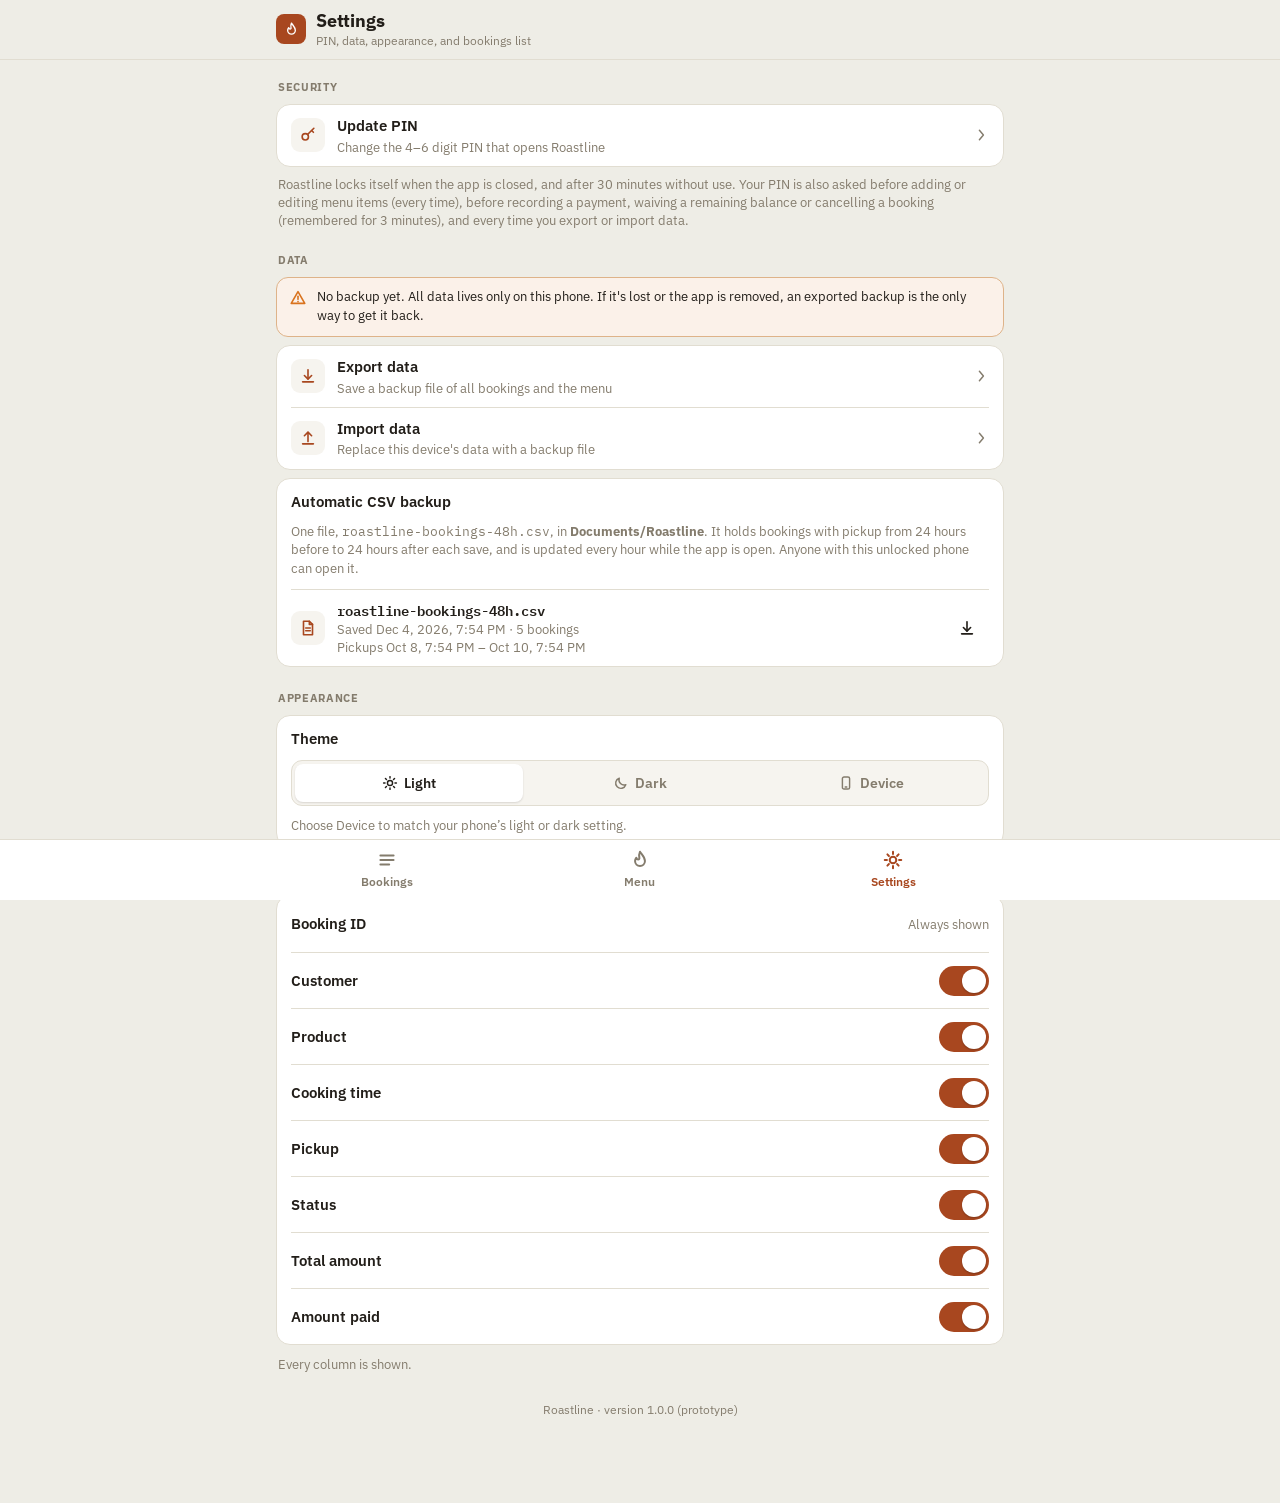
<file: docs/prototypes/settings-prototype.html>
<!doctype html>
<html lang="en">
<head>
<meta charset="utf-8" />
<meta name="viewport" content="width=device-width, initial-scale=1, viewport-fit=cover" />
<title>Roastline — Settings</title>
<script>
  // Apply the saved theme before first paint (Settings → Appearance): 'light' (default),
  // 'dark', or 'system' (match the device's light/dark setting, and follow it live).
  // In the real app this comes from MAUI Preferences. Storage can be unavailable — light.
  (function () {
    var mq = window.matchMedia ? window.matchMedia('(prefers-color-scheme: dark)') : null;
    function apply() {
      var t = 'light';
      try { t = localStorage.getItem('roastline.theme') || 'light'; } catch (e) {}
      var dark = t === 'dark' || (t === 'system' && !!mq && mq.matches);
      if (dark) document.documentElement.dataset.theme = 'dark';
      else delete document.documentElement.dataset.theme;
    }
    apply();
    try { if (mq) mq.addEventListener('change', apply); } catch (e) {}
    window.__applyTheme = apply;
  })();
</script>
<link rel="preconnect" href="https://fonts.googleapis.com">
<link rel="preconnect" href="https://fonts.gstatic.com" crossorigin>
<link rel="stylesheet" href="https://fonts.googleapis.com/css2?family=IBM+Plex+Mono:wght@500;600&family=IBM+Plex+Sans:wght@400;500;600;700&display=swap">
<style>
  /* ================= Shared mobile shell (same block in bookings-prototype.html and menu-prototype.html) ================= */
  :root {
    --font-body: 'IBM Plex Sans', system-ui, -apple-system, 'Segoe UI', sans-serif;
    --font-mono: 'IBM Plex Mono', 'SFMono-Regular', ui-monospace, Consolas, monospace;
    --bg: #EEEDE6;
    --surface: #FFFFFF;
    --surface-2: #F6F4EF;
    --border: #E1DDD1;
    --fg: #221E19;
    --fg-muted: #847C6D;
    --accent: #A8471F;
    --accent-fg: #FFFFFF;
    --status-pending: #8A8275;
    --status-cooking: #D9731E;
    --status-cooked: #2E8B52;
    --status-completed: #6B7280;
    --status-cancelled: #C1392B;
    --nav-h: 60px;
    --safe-top: env(safe-area-inset-top, 0px);
    --safe-bottom: env(safe-area-inset-bottom, 0px);
  }
  :root { color-scheme: light; }
  :root[data-theme="dark"] {
    color-scheme: dark;
    --bg: #15120E;
    --surface: #1F1B16;
    --surface-2: #29241E;
    --border: #3A3229;
    --fg: #F2EDE4;
    --fg-muted: #A79E8F;
    --accent: #C9612F;
    --accent-fg: #FFFFFF;
    --status-pending: #A39A8A;
    --status-cooking: #E8893A;
    --status-cooked: #4CAF72;
    --status-completed: #959CA8;
    --status-cancelled: #E25B4D;
  }
  :root[data-theme="dark"] .backdrop, :root[data-theme="dark"] .dialog-backdrop { background: rgba(0,0,0,0.6); }
  * { box-sizing: border-box; }
  html, body { margin: 0; background: var(--bg); }
  body {
    font-family: var(--font-body); font-size: 14px; line-height: 1.45; color: var(--fg);
    -webkit-tap-highlight-color: transparent; -webkit-text-size-adjust: 100%;
  }
  body.no-scroll { overflow: hidden; }
  button, input, select, textarea { font-family: inherit; color: inherit; }
  button { cursor: pointer; }
  :focus-visible { outline: 2px solid var(--accent); outline-offset: 2px; }
  ::placeholder { color: var(--fg-muted); opacity: 1; }
  .sr-only { position: absolute; width: 1px; height: 1px; padding: 0; margin: -1px; overflow: hidden; clip: rect(0,0,0,0); white-space: nowrap; border: 0; }
  .mono { font-family: var(--font-mono); font-variant-numeric: tabular-nums; }
  .muted { color: var(--fg-muted); }
  .no-scrollbar { scrollbar-width: none; }
  .no-scrollbar::-webkit-scrollbar { display: none; }

  .app { min-height: 100vh; padding-bottom: calc(var(--nav-h) + var(--safe-bottom) + 84px); }
  .topbar {
    position: sticky; top: 0; z-index: 20; padding-top: var(--safe-top);
    background: color-mix(in srgb, var(--bg) 92%, transparent);
    -webkit-backdrop-filter: saturate(1.4) blur(10px); backdrop-filter: saturate(1.4) blur(10px);
    border-bottom: 1px solid var(--border);
  }
  .topbar-inner { max-width: 760px; margin: 0 auto; display: flex; align-items: center; gap: 10px; padding: 10px 16px; min-height: 56px; }
  .brand-mark { width: 30px; height: 30px; border-radius: 8px; background: var(--accent); display: flex; align-items: center; justify-content: center; flex-shrink: 0; }
  .topbar-titles { display: flex; flex-direction: column; min-width: 0; }
  .topbar h1 { margin: 0; font-size: 18px; font-weight: 700; letter-spacing: -0.01em; line-height: 1.2; }
  .topbar .sub { font-size: 12px; color: var(--fg-muted); }
  .content { max-width: 760px; margin: 0 auto; padding: 14px 16px 0; display: flex; flex-direction: column; gap: 12px; }

  .bottomnav { position: fixed; left: 0; right: 0; bottom: 0; z-index: 30; background: var(--surface); border-top: 1px solid var(--border); padding-bottom: var(--safe-bottom); }
  .bottomnav-inner { max-width: 760px; margin: 0 auto; display: flex; }
  .navitem {
    flex: 1; min-height: var(--nav-h); display: flex; flex-direction: column; align-items: center; justify-content: center; gap: 3px;
    font-size: 11.5px; font-weight: 600; color: var(--fg-muted); text-decoration: none; background: none; border: none; padding: 6px 4px;
  }
  .navitem.active { color: var(--accent); }
  .fab {
    position: fixed; z-index: 25;
    right: max(16px, calc((100vw - 760px) / 2 + 16px));
    bottom: calc(var(--nav-h) + var(--safe-bottom) + 14px);
    height: 52px; padding: 0 20px 0 16px; border-radius: 16px; border: none;
    background: var(--accent); color: var(--accent-fg); font-size: 15px; font-weight: 700;
    display: inline-flex; align-items: center; gap: 8px;
    box-shadow: 0 6px 18px rgba(168,71,31,0.35), 0 2px 4px rgba(34,30,25,0.12);
  }

  .card { background: var(--surface); border: 1px solid var(--border); border-radius: 14px; padding: 14px; }
  .btn {
    display: inline-flex; align-items: center; justify-content: center; gap: 6px; height: 44px; padding: 0 16px;
    border-radius: 10px; border: 1px solid var(--border); background: var(--surface); font-size: 14px; font-weight: 600;
    white-space: nowrap; touch-action: manipulation;
  }
  .btn:active { background: var(--surface-2); }
  .btn-sm { height: 38px; padding: 0 12px; font-size: 13px; border-radius: 9px; }
  .btn-primary { background: var(--accent); border-color: var(--accent); color: var(--accent-fg); }
  .btn-primary:active { background: color-mix(in srgb, var(--accent) 85%, black); }
  .btn-danger { color: var(--status-cancelled); border-color: color-mix(in srgb, var(--status-cancelled) 45%, var(--border)); }
  .btn-dashed { border-style: dashed; background: transparent; color: var(--fg-muted); }
  .btn[disabled] { opacity: 0.45; cursor: not-allowed; }
  .icon-btn { width: 44px; height: 44px; border-radius: 10px; border: 1px solid transparent; background: transparent; display: inline-flex; align-items: center; justify-content: center; flex-shrink: 0; }
  .icon-btn:active { background: var(--surface-2); }

  .search { position: relative; }
  .search svg { position: absolute; left: 13px; top: 50%; transform: translateY(-50%); pointer-events: none; color: var(--fg-muted); }
  .input { width: 100%; height: 46px; border-radius: 10px; border: 1px solid var(--border); background: var(--surface); padding: 0 12px; font-size: 16px; }
  .search .input { padding-left: 40px; }
  textarea.input { height: auto; min-height: 96px; padding: 12px; resize: vertical; line-height: 1.45; }
  .field { display: flex; flex-direction: column; gap: 6px; }
  .field-label { font-size: 12.5px; font-weight: 600; color: var(--fg-muted); }
  .field-label .opt { font-weight: 400; }
  .field-row { display: grid; grid-template-columns: 1fr 1fr; gap: 12px; }

  .chip-row { display: flex; gap: 8px; overflow-x: auto; margin: 0 -16px; padding: 2px 16px; }
  .chip { flex-shrink: 0; height: 36px; padding: 0 14px; border-radius: 999px; border: 1px solid var(--border); background: var(--surface); color: var(--fg-muted); font-size: 13px; font-weight: 600; white-space: nowrap; }
  .chip.active { background: var(--accent); border-color: var(--accent); color: var(--accent-fg); }
  .list-meta { display: flex; align-items: center; justify-content: space-between; gap: 8px; min-height: 36px; }
  .list-meta-actions { display: flex; gap: 6px; min-width: 0; }
  .meta-btn {
    display: inline-flex; align-items: center; gap: 6px; height: 36px; padding: 0 10px; border-radius: 9px;
    border: 1px solid var(--border); background: var(--surface-2); font-size: 12.5px; font-weight: 600; white-space: nowrap; min-width: 0;
  }
  .meta-btn span { overflow: hidden; text-overflow: ellipsis; }

  .pill { display: inline-flex; align-items: center; gap: 6px; padding: 4px 10px; border-radius: 999px; font-size: 11.5px; font-weight: 600; white-space: nowrap; flex-shrink: 0; }
  .pill-dot { width: 6px; height: 6px; border-radius: 999px; flex-shrink: 0; }
  .empty { border: 1px dashed var(--border); border-radius: 12px; padding: 36px 16px; text-align: center; color: var(--fg-muted); font-size: 13.5px; }

  .backdrop { position: fixed; inset: 0; background: rgba(20,16,12,0.42); z-index: 50; animation: fade 0.15s ease; }
  .sheet { position: fixed; z-index: 51; background: var(--surface); display: flex; flex-direction: column; box-shadow: 0 -8px 30px rgba(20,16,12,0.18); }
  .sheet.full { inset: 0; animation: slideUp 0.2s ease; }
  .sheet.bottom { left: 0; right: 0; bottom: 0; max-height: 88vh; border-radius: 18px 18px 0 0; animation: slideUp 0.2s ease; }
  .sheet.top-layer { z-index: 61; }
  .backdrop.top-layer { z-index: 60; }
  .sheet-grabber { width: 38px; height: 4px; border-radius: 999px; background: var(--border); margin: 8px auto 0; flex-shrink: 0; }
  .sheet-header { display: flex; align-items: center; gap: 8px; padding: 6px 8px 6px 16px; min-height: 56px; border-bottom: 1px solid var(--border); flex-shrink: 0; }
  .sheet.full .sheet-header { padding-top: calc(6px + var(--safe-top)); padding-left: 6px; }
  .sheet-title { font-size: 16px; font-weight: 700; flex: 1; min-width: 0; overflow: hidden; text-overflow: ellipsis; white-space: nowrap; }
  .sheet-body { flex: 1; overflow-y: auto; overscroll-behavior: contain; padding: 16px; display: flex; flex-direction: column; gap: 16px; -webkit-overflow-scrolling: touch; }
  .sheet.bottom .sheet-body { padding-bottom: calc(16px + var(--safe-bottom)); }
  .sheet-footer { flex-shrink: 0; display: flex; gap: 10px; padding: 12px 16px calc(12px + var(--safe-bottom)); border-top: 1px solid var(--border); background: var(--surface); }
  .sheet-footer .btn { flex: 1; }
  @media (min-width: 768px) {
    .sheet.full { left: auto; width: 440px; border-left: 1px solid var(--border); animation: slideLeft 0.2s ease; }
    .sheet.full .sheet-header { padding-top: 6px; }
    .sheet.bottom { left: 50%; right: auto; bottom: 24px; width: 420px; transform: translateX(-50%); border-radius: 18px; animation: fade 0.15s ease; }
    .sheet.bottom .sheet-grabber { display: none; }
  }
  @keyframes fade { from { opacity: 0; } to { opacity: 1; } }
  @keyframes slideUp { from { transform: translateY(28px); opacity: 0.6; } to { transform: none; opacity: 1; } }
  @keyframes slideLeft { from { transform: translateX(28px); opacity: 0.6; } to { transform: none; opacity: 1; } }

  .menu-row {
    display: flex; align-items: center; gap: 12px; min-height: 52px; padding: 0 6px; border-radius: 10px; width: 100%;
    color: var(--fg); text-decoration: none; font-size: 15px; font-weight: 600; background: none; border: none; text-align: left;
  }
  .menu-row:active { background: var(--surface-2); }
  .menu-row .trail { margin-left: auto; color: var(--fg-muted); display: flex; }
  .menu-row.selected { color: var(--accent); }
  .group-label { font-size: 11px; font-weight: 700; letter-spacing: 0.06em; text-transform: uppercase; color: var(--fg-muted); margin: 0; }
  .segmented { display: grid; grid-auto-flow: column; grid-auto-columns: 1fr; gap: 3px; background: var(--surface-2); border: 1px solid var(--border); border-radius: 11px; padding: 3px; }
  .seg { height: 38px; border-radius: 8px; border: none; background: transparent; font-size: 13.5px; font-weight: 600; color: var(--fg-muted); }
  .seg.active { background: var(--surface); color: var(--fg); box-shadow: 0 1px 2px rgba(34,30,25,0.14); }
  .caption { font-size: 12.5px; color: var(--fg-muted); margin: 0; }
  .form-error { font-size: 13px; color: var(--status-cancelled); font-weight: 600; margin: 0; }
  .switch { position: relative; width: 50px; height: 30px; border-radius: 999px; border: none; background: var(--border); flex-shrink: 0; padding: 0; }
  .switch.on { background: var(--accent); }
  .switch span { position: absolute; top: 3px; left: 3px; width: 24px; height: 24px; border-radius: 50%; background: #fff; box-shadow: 0 1px 2px rgba(0,0,0,0.25); transition: left 0.15s ease; }
  .switch.on span { left: 23px; }
  .toggle-card { display: flex; align-items: center; justify-content: space-between; gap: 12px; border: 1px solid var(--border); border-radius: 12px; padding: 12px 14px; }
  .toast {
    position: fixed; left: 50%; transform: translateX(-50%); z-index: 80;
    bottom: calc(var(--nav-h) + var(--safe-bottom) + 80px);
    background: var(--fg); color: var(--bg); padding: 10px 16px; border-radius: 12px; font-size: 13.5px; font-weight: 500;
    box-shadow: 0 8px 20px rgba(34,30,25,0.22); max-width: calc(100vw - 32px); animation: fade 0.15s ease;
  }
  .toast.over-footer { bottom: calc(var(--safe-bottom) + 84px); }
  /* ================= end shared shell ================= */

  /* ---- Settings page ---- */
  .app.no-fab { padding-bottom: calc(var(--nav-h) + var(--safe-bottom) + 24px); }
  .section { display: flex; flex-direction: column; gap: 8px; }
  .section-title { font-size: 11px; font-weight: 700; letter-spacing: 0.06em; text-transform: uppercase; color: var(--fg-muted); margin: 6px 2px 0; }
  .set-card { background: var(--surface); border: 1px solid var(--border); border-radius: 14px; padding: 0 14px; }
  .set-row {
    display: flex; align-items: center; gap: 12px; min-height: 56px; padding: 10px 0; width: 100%;
    border: none; border-top: 1px solid var(--border); background: none; text-align: left; text-decoration: none; color: var(--fg);
  }
  .set-row:first-child { border-top: none; }
  a.set-row:active { opacity: 0.7; }
  .set-icon { width: 34px; height: 34px; border-radius: 9px; background: var(--surface-2); color: var(--accent); display: flex; align-items: center; justify-content: center; flex-shrink: 0; }
  .set-text { flex: 1; min-width: 0; display: flex; flex-direction: column; gap: 1px; }
  .set-title { font-size: 15px; font-weight: 600; }
  .set-sub { font-size: 12.5px; color: var(--fg-muted); }
  .set-trail { color: var(--fg-muted); display: flex; flex-shrink: 0; }
  .always { font-size: 12.5px; color: var(--fg-muted); }
  .theme-seg .seg { display: inline-flex; align-items: center; justify-content: center; gap: 6px; }
  .set-block { padding: 12px 0; display: flex; flex-direction: column; gap: 10px; }
  .set-foot { display: flex; justify-content: space-between; align-items: center; gap: 10px; padding: 2px 2px 0; }
  .link-btn { background: none; border: none; padding: 6px 2px; color: var(--accent); font-weight: 600; font-size: 13px; min-height: 36px; }
  .version { text-align: center; font-size: 12px; color: var(--fg-muted); margin: 10px 0 0; }
  button.set-row { cursor: pointer; font: inherit; }
  button.set-row:active { opacity: 0.7; }
  .backup-warn {
    display: flex; gap: 10px; align-items: flex-start; padding: 10px 12px; border-radius: 12px; font-size: 13px;
    background: color-mix(in srgb, var(--status-cooking) 10%, var(--surface));
    border: 1px solid color-mix(in srgb, var(--status-cooking) 40%, var(--border));
  }
  .backup-warn svg { color: var(--status-cooking); flex-shrink: 0; margin-top: 1px; }
  .danger-note {
    padding: 10px 12px; border-radius: 12px; font-size: 13px;
    background: color-mix(in srgb, var(--status-cancelled) 8%, var(--surface));
    border: 1px solid color-mix(in srgb, var(--status-cancelled) 40%, var(--border));
  }
  .incl { margin: 0; padding-left: 18px; display: flex; flex-direction: column; gap: 4px; font-size: 14px; }
  .btn-block { width: 100%; }
  .btn-danger-solid { background: var(--status-cancelled); border-color: var(--status-cancelled); color: #fff; }
  .file-btn { position: relative; overflow: hidden; cursor: pointer; }
  .file-btn input { position: absolute; inset: 0; opacity: 0; cursor: pointer; }
  .file-card { border: 1px solid var(--border); border-radius: 12px; padding: 4px 14px; }
  .file-row { display: flex; justify-content: space-between; gap: 12px; padding: 9px 0; border-top: 1px solid var(--border); font-size: 14px; }
  .file-row:first-child { border-top: none; }
  .file-row .k { color: var(--fg-muted); }
  .file-row .v { font-weight: 600; text-align: right; overflow-wrap: anywhere; }
  .form-error { font-size: 13px; color: var(--status-cancelled); font-weight: 600; margin: 0; }

  /* ================= PIN confirmation (same block in menu-, bookings- and settings-prototype.html) ================= */
  .backdrop.pin-layer { z-index: 90; }
  .sheet.pin-layer { z-index: 91; }
  .pin-body { padding: 8px 20px calc(20px + var(--safe-bottom)); display: flex; flex-direction: column; gap: 14px; overflow-y: auto; }
  .pin-head { text-align: center; display: flex; flex-direction: column; align-items: center; gap: 4px; }
  .pin-icon { width: 40px; height: 40px; border-radius: 12px; background: color-mix(in srgb, var(--accent) 12%, var(--surface)); color: var(--accent); display: flex; align-items: center; justify-content: center; margin-bottom: 4px; }
  .pin-head h2 { margin: 0; font-size: 18px; font-weight: 700; }
  .pin-detail { margin: 0; font-size: 13.5px; color: var(--fg-muted); max-width: 300px; }
  .pin-dots { display: flex; justify-content: center; align-items: center; gap: 14px; height: 22px; }
  .pin-dot { width: 13px; height: 13px; border-radius: 50%; background: var(--fg); }
  .pin-hint { color: var(--fg-muted); font-size: 13px; }
  .pin-shake { animation: pinShake 0.35s; }
  @keyframes pinShake { 0%,100% { transform: translateX(0); } 20% { transform: translateX(-8px); } 40% { transform: translateX(8px); } 60% { transform: translateX(-5px); } 80% { transform: translateX(5px); } }
  .pin-msg { min-height: 18px; text-align: center; font-size: 13px; font-weight: 600; color: var(--status-cancelled); }
  .pin-keypad { display: grid; grid-template-columns: repeat(3, 1fr); gap: 10px; width: 100%; max-width: 300px; margin: 0 auto; }
  .pin-key {
    height: 56px; border-radius: 14px; border: 1px solid var(--border); background: var(--surface);
    font-family: var(--font-mono); font-size: 22px; font-weight: 600; display: flex; align-items: center; justify-content: center; touch-action: manipulation;
  }
  .pin-key:active { background: var(--surface-2); }
  .pin-key.fn { font-family: var(--font-body); background: transparent; border-color: transparent; color: var(--fg-muted); }
  .pin-key.ok { background: var(--accent); border-color: var(--accent); color: var(--accent-fg); font-family: var(--font-body); font-size: 15px; font-weight: 700; }
  .pin-key[disabled] { opacity: 0.4; cursor: not-allowed; }
  .pin-cancel { width: 100%; max-width: 300px; margin: 0 auto; }
  /* ================= end PIN confirmation ================= */
</style>
</head>
<body>
<div id="app"></div>

<script>
/* =====================================================================================
   Roastline — Settings, standalone mobile prototype
   -------------------------------------------------------------------------------------
   Third tab of the bottom navigation (Bookings · Menu · Settings). Sections:

   - Security → Update PIN: opens the lock screen's change flow
     (signin-prototype.html?mode=change), which returns here when done.
   - Data → Export data / Import data, plus the Automatic CSV backup card (the single
     "roastline-bookings-48h.csv" written hourly by Bookings, downloadable).
   - Export data / Import data: Both ask for the PIN every time. The backup file
     never contains the PIN or recovery code: import keeps this device's PIN. Export saves one backup file of everything on the device; Import replaces all
     data on the device with a backup (after saving a safety copy) and reopens Bookings.
     If the phone already has bookings, Import warns how many will be replaced. A warning shows when there's no export in the last 7 days.
     Prototype only: the backup is a small JSON stand-in (sample counts); the real
     app exports/imports the SQLite database file — see implementation-plan.md.
   - Appearance → Theme: Light / Dark / Device (match the phone's setting). Applies immediately
     to every screen.
   - Bookings list → Columns to show: which optional fields each booking card shows
     on the Bookings page. Booking ID is always shown.

   Settings are per device. Here they're kept in browser storage so all prototype files
   share them; in the real app they live in MAUI Preferences.
   ===================================================================================== */

  const THEME_KEY = 'roastline.theme';
  const LAST_EXPORT_KEY = 'roastline.lastExportAt';
  const APP_VERSION = '1.0.0';
  const SCHEMA_VERSION = 3;          // number of migrations in the real app
  const BACKUP_EXT = '.roastline';
  const BACKUP_REMINDER_DAYS = 7;
  const SAMPLE_COUNTS = { orders: 14, items: 20, payments: 11, products: 5 }; // prototype stand-in
  // Prototype stand-in for "how many bookings are on this phone right now" (the Bookings
  // prototype's 20 seed bookings). Add ?empty=1 to the URL to try an empty phone. The real
  // app counts the rows in `items`.
  const DEVICE_BOOKING_COUNT = new URLSearchParams(location.search).get('empty') === '1' ? 0 : 20;
  const COLUMNS_KEY = 'roastline.bookingColumns';
  const COLUMN_FIELDS = [
    { key: 'customer',    label: 'Customer' },
    { key: 'product',     label: 'Product' },
    { key: 'cookingTime', label: 'Cooking time' },
    { key: 'pickup',      label: 'Pickup' },
    { key: 'status',      label: 'Status' },
    { key: 'total',       label: 'Total amount' },
    { key: 'paid',        label: 'Amount paid' }
  ];
  function defaultColumns() { return { customer: true, product: true, cookingTime: true, pickup: true, status: true, total: true, paid: true }; }

  function esc(str) {
    return String(str == null ? '' : str)
      .replace(/&/g, '&amp;').replace(/</g, '&lt;').replace(/>/g, '&gt;')
      .replace(/"/g, '&quot;').replace(/'/g, '&#39;');
  }
  function icon(paths, size) {
    size = size || 16;
    return '<svg viewBox="0 0 20 20" width="' + size + '" height="' + size + '" fill="none" stroke="currentColor" stroke-width="1.8" stroke-linecap="round" stroke-linejoin="round" aria-hidden="true">' + paths + '</svg>';
  }
  const ICONS = {
    flame: '<path d="M10 2.5c2 3 4.5 5 4.5 8.5a4.5 4.5 0 01-9 0c0-1.3.5-2.2 1.2-3.1.2 1 .9 1.6 1.6 1.6.9 0 1.3-.8 1.1-1.6-.3-1.3-.6-2.6.6-5.4z"></path>',
    list: '<line x1="4" y1="6" x2="16" y2="6"></line><line x1="4" y1="10" x2="16" y2="10"></line><line x1="4" y1="14" x2="12" y2="14"></line>',
    gear: '<circle cx="10" cy="10" r="3"></circle><line x1="10" y1="2.5" x2="10" y2="4.5"></line><line x1="10" y1="15.5" x2="10" y2="17.5"></line><line x1="2.5" y1="10" x2="4.5" y2="10"></line><line x1="15.5" y1="10" x2="17.5" y2="10"></line><line x1="4.9" y1="4.9" x2="6.3" y2="6.3"></line><line x1="13.7" y1="13.7" x2="15.1" y2="15.1"></line><line x1="4.9" y1="15.1" x2="6.3" y2="13.7"></line><line x1="13.7" y1="6.3" x2="15.1" y2="4.9"></line>',
    key: '<circle cx="7" cy="12" r="3.5"></circle><path d="M9.5 9.5l7-7"></path><path d="M14 5l2 2"></path>',
    chevron: '<polyline points="8,4 13,10 8,16"></polyline>',
    sun: '<circle cx="10" cy="10" r="3.2"></circle><line x1="10" y1="2" x2="10" y2="3.8"></line><line x1="10" y1="16.2" x2="10" y2="18"></line><line x1="2" y1="10" x2="3.8" y2="10"></line><line x1="16.2" y1="10" x2="18" y2="10"></line><line x1="4.3" y1="4.3" x2="5.6" y2="5.6"></line><line x1="14.4" y1="14.4" x2="15.7" y2="15.7"></line><line x1="4.3" y1="15.7" x2="5.6" y2="14.4"></line><line x1="14.4" y1="5.6" x2="15.7" y2="4.3"></line>',
    moon: '<path d="M16 12.2A6.5 6.5 0 017.8 4a6.5 6.5 0 108.2 8.2z"></path>',
    device: '<rect x="5.5" y="2.5" width="9" height="15" rx="2"></rect><line x1="9" y1="15" x2="11" y2="15"></line>',
    columns: '<rect x="3" y="4" width="14" height="12" rx="1.5"></rect><line x1="8" y1="4" x2="8" y2="16"></line><line x1="12.5" y1="4" x2="12.5" y2="16"></line>',
    download: '<path d="M10 3v10"></path><polyline points="6,9.5 10,13.5 14,9.5"></polyline><path d="M4 16.5h12"></path>',
    upload: '<path d="M10 14V4"></path><polyline points="6,7.5 10,3.5 14,7.5"></polyline><path d="M4 16.5h12"></path>',
    warn: '<path d="M10 3l7.5 13h-15z"></path><line x1="10" y1="8" x2="10" y2="11.5"></line><line x1="10" y1="14" x2="10" y2="14.2"></line>',
    close: '<line x1="5" y1="5" x2="15" y2="15"></line><line x1="15" y1="5" x2="5" y2="15"></line>',
    file: '<path d="M5 2.5h6.5L15 6v11.5H5z"></path><polyline points="11.5,2.5 11.5,6 15,6"></polyline><line x1="7.5" y1="10" x2="12.5" y2="10"></line><line x1="7.5" y1="13" x2="12.5" y2="13"></line>'
  };

  // ---------------------------------------------------------------------------------
  // State (loaded from per-device storage)
  // ---------------------------------------------------------------------------------
  function loadTheme() { try { const t = localStorage.getItem(THEME_KEY); return t === 'dark' || t === 'system' ? t : 'light'; } catch (e) { return 'light'; } }
  function loadColumns() {
    const cols = defaultColumns();
    try {
      const saved = JSON.parse(localStorage.getItem(COLUMNS_KEY) || 'null');
      if (saved) Object.keys(cols).forEach((k) => { if (typeof saved[k] === 'boolean') cols[k] = saved[k]; });
    } catch (e) { /* storage unavailable — defaults */ }
    return cols;
  }
  function save(key, value) { try { localStorage.setItem(key, value); } catch (e) { /* this session only */ } }

  // Automatic CSV backup file, written by the Bookings screen (prototype: browser storage).
  const CSV_BACKUP_KEY = 'roastline.csvBackup';
  function loadCsvBackup() {
    try { return JSON.parse(localStorage.getItem(CSV_BACKUP_KEY) || 'null'); } catch (e) { return null; }
  }
  function formatLocalIso(iso) { // "YYYY-MM-DDTHH:MM" → "Oct 8, 2:40 PM"
    const d = iso.split('T')[0].split('-').map(Number), t = iso.split('T')[1].split(':').map(Number);
    return new Date(d[0], d[1] - 1, d[2], t[0], t[1]).toLocaleString('en-US', { month: 'short', day: 'numeric', hour: 'numeric', minute: '2-digit' });
  }
  function loadLastExport() { try { return localStorage.getItem(LAST_EXPORT_KEY); } catch (e) { return null; } }

  const state = {
    theme: loadTheme(),
    columns: loadColumns(),
    lastExportAt: loadLastExport(),   // ISO string or null
    dataSheet: null,                  // 'export' | 'import' | null
    importFile: null,                 // { name, exportedAt, appVersion, counts } once a valid file is chosen
    importError: '',
    pinPrompt: null,                  // PIN confirmation sheet (see requestPin)
    toast: ''
  };

  let toastTimer = null;
  function showToast(msg) {
    state.toast = msg;
    if (toastTimer) clearTimeout(toastTimer);
    toastTimer = setTimeout(() => { state.toast = ''; render(); }, 3000);
  }
  function pad2(n) { return n < 10 ? '0' + n : String(n); }
  function fileStamp(d) { return d.getFullYear() + pad2(d.getMonth() + 1) + pad2(d.getDate()) + '-' + pad2(d.getHours()) + pad2(d.getMinutes()); }
  function formatWhen(iso) {
    const d = new Date(iso);
    if (isNaN(d.getTime())) return '—';
    return d.toLocaleString('en-PH', { month: 'short', day: 'numeric', year: 'numeric', hour: 'numeric', minute: '2-digit' });
  }
  function daysSince(iso) { return iso ? (Date.now() - new Date(iso).getTime()) / 86400000 : Infinity; }
  // Prototype stand-in for the share sheet: downloads the file in the browser.
  function downloadFile(name, text, type) {
    try {
      const url = URL.createObjectURL(new Blob([text], { type: type || 'application/json' }));
      const a = document.createElement('a');
      a.href = url; a.download = name; document.body.appendChild(a); a.click(); a.remove();
      setTimeout(() => URL.revokeObjectURL(url), 1000);
      return true;
    } catch (e) { return false; }
  }
  // =================================================================================
  // PIN confirmation for critical actions (same block in menu-, bookings- and settings-prototype.html)
  // ---------------------------------------------------------------------------------
  // Asked before: adding a product, saving product edits, activating/deactivating a
  // product (Menu — asked every time), and recording a payment or using "Discount remaining
  // balance" or cancelling (Bookings — a correct PIN is remembered for 3 minutes, via opts.rememberMs).
  // The action only runs after the correct PIN. 5 wrong tries → 30-second wait, same rule
  // as the lock screen. The remembered window is in memory only, so it ends when the app
  // locks or closes.
  //
  // Prototype only: the PIN is read from browser storage, written by signin-prototype.html
  // when a PIN is set or changed (falls back to 1234). In the real app this is
  // AppLockService.ConfirmAsync(pin) checking the hashed PIN in SQLite, and the service
  // method itself refuses to run without that fresh confirmation.
  // =================================================================================
  const PIN_KEY = 'roastline.pin';
  const PIN_MIN = 4, PIN_MAX = 6, PIN_MAX_ATTEMPTS = 5, PIN_LOCK_SECONDS = 30;
  const pinGuard = { failed: 0, lockedUntil: 0, timer: null, rememberedUntil: 0 };
  function currentPin() { try { return localStorage.getItem(PIN_KEY) || '1234'; } catch (e) { return '1234'; } }
  function pinLocked() { return Date.now() < pinGuard.lockedUntil; }
  function pinSecondsLeft() { return Math.max(0, Math.ceil((pinGuard.lockedUntil - Date.now()) / 1000)); }

  // opts: { detail, confirmLabel, rememberMs }. onConfirm runs only after the correct PIN and
  // must render(). With rememberMs, a correct PIN skips the prompt for that long afterwards
  // (fixed window from when the PIN was entered — it isn't extended by later actions).
  function requestPin(opts, onConfirm) {
    if (opts.rememberMs && Date.now() < pinGuard.rememberedUntil) { onConfirm(); return; }
    if (document.activeElement && document.activeElement.blur) document.activeElement.blur(); // closes the on-screen keyboard
    state.pinPrompt = { detail: opts.detail || '', confirmLabel: opts.confirmLabel || 'Confirm', rememberMs: opts.rememberMs || 0, entry: '', message: '', shake: false, onConfirm };
    render();
  }
  function startPinTimer() {
    if (pinGuard.timer) clearInterval(pinGuard.timer);
    pinGuard.timer = setInterval(() => {
      if (!pinLocked()) { clearInterval(pinGuard.timer); pinGuard.timer = null; }
      if (state.pinPrompt) render();
    }, 1000);
  }
  const PinActions = {
    key(d) {
      const p = state.pinPrompt;
      if (!p || pinLocked() || p.entry.length >= PIN_MAX) return;
      p.entry += d; p.message = ''; render();
    },
    back() { const p = state.pinPrompt; if (!p || pinLocked()) return; p.entry = p.entry.slice(0, -1); render(); },
    cancel() { state.pinPrompt = null; render(); },
    submit() {
      const p = state.pinPrompt;
      if (!p || pinLocked() || p.entry.length < PIN_MIN) return;
      if (p.entry === currentPin()) {
        pinGuard.failed = 0;
        if (p.rememberMs) pinGuard.rememberedUntil = Date.now() + p.rememberMs;
        const run = p.onConfirm;
        state.pinPrompt = null;
        run();
        return;
      }
      pinGuard.failed += 1;
      p.entry = ''; p.shake = true;
      if (pinGuard.failed >= PIN_MAX_ATTEMPTS) {
        pinGuard.failed = 0;
        pinGuard.lockedUntil = Date.now() + PIN_LOCK_SECONDS * 1000;
        p.message = '';
        startPinTimer();
      } else {
        const left = PIN_MAX_ATTEMPTS - pinGuard.failed;
        p.message = 'Incorrect PIN. ' + left + (left === 1 ? ' try' : ' tries') + ' left.';
      }
      render();
    }
  };
  function pinKeydown(e) {
    if (/^[0-9]$/.test(e.key)) { PinActions.key(e.key); e.preventDefault(); }
    else if (e.key === 'Backspace') { PinActions.back(); e.preventDefault(); }
    else if (e.key === 'Enter') { PinActions.submit(); e.preventDefault(); }
    else if (e.key === 'Escape') { PinActions.cancel(); e.preventDefault(); }
  }
  function renderPinPrompt() {
    const p = state.pinPrompt;
    if (!p) return '';
    const locked = pinLocked();
    const dis = locked ? 'disabled' : '';
    const dots = p.entry.length === 0
      ? '<span class="pin-hint">Enter your PIN</span>'
      : Array.from({ length: p.entry.length }, () => '<span class="pin-dot"></span>').join('');
    const msg = locked ? 'Too many tries. Try again in ' + pinSecondsLeft() + 's.' : p.message;
    const digits = ['1','2','3','4','5','6','7','8','9'].map((d) => `<button type="button" class="pin-key" data-action="pin-key" data-digit="${d}" ${dis}>${d}</button>`).join('');
    const html = `
      <div class="backdrop pin-layer" data-action="pin-cancel"></div>
      <div class="sheet bottom pin-layer" role="dialog" aria-modal="true" aria-labelledby="pin-title">
        <div class="sheet-grabber"></div>
        <div class="pin-body">
          <div class="pin-head">
            <span class="pin-icon">${icon('<rect x="4" y="9" width="12" height="8.5" rx="2"></rect><path d="M6.5 9V6.5a3.5 3.5 0 017 0V9"></path>', 20)}</span>
            <h2 id="pin-title">Enter your PIN to continue</h2>
            <p class="pin-detail">${esc(p.detail)}</p>
            ${p.rememberMs ? `<p class="pin-detail" style="font-size:12px;">Payments, write-offs and cancellations won't ask again for ${Math.round(p.rememberMs / 60000)} minutes.</p>` : ''}
          </div>
          <div class="pin-dots ${p.shake ? 'pin-shake' : ''}" aria-live="polite" aria-label="${p.entry.length} digits entered">${dots}</div>
          <div class="pin-msg" role="alert">${esc(msg)}</div>
          <div class="pin-keypad" role="group" aria-label="PIN keypad">
            ${digits}
            <button type="button" class="pin-key fn" data-action="pin-back" aria-label="Delete" ${dis}>${icon('<path d="M7 5h9.5v10H7l-4.5-5z"></path><line x1="10" y1="8" x2="14" y2="12"></line><line x1="14" y1="8" x2="10" y2="12"></line>', 22)}</button>
            <button type="button" class="pin-key" data-action="pin-key" data-digit="0" ${dis}>0</button>
            <button type="button" class="pin-key ok" data-action="pin-ok" ${locked || p.entry.length < PIN_MIN ? 'disabled' : ''}>${esc(p.confirmLabel)}</button>
          </div>
          <button type="button" class="btn pin-cancel" data-action="pin-cancel">Cancel</button>
        </div>
      </div>`;
    if (p.shake) setTimeout(() => { if (state.pinPrompt) state.pinPrompt.shake = false; }, 400);
    return html;
  }
  // ================= end PIN confirmation =================



  const Actions = {
    setTheme(theme) {
      state.theme = theme === 'dark' || theme === 'system' ? theme : 'light';
      save(THEME_KEY, state.theme);
      if (window.__applyTheme) window.__applyTheme(); // also follows the device live when 'system'
      render();
    },
    toggleColumn(key) {
      state.columns[key] = !state.columns[key];
      save(COLUMNS_KEY, JSON.stringify(state.columns));
      render();
    },
    showAllColumns() {
      state.columns = defaultColumns();
      save(COLUMNS_KEY, JSON.stringify(state.columns));
      render();
    },

    downloadCsv() {
      const file = loadCsvBackup();
      if (file) downloadFile(file.name, file.csv, 'text/csv');
    },

    // ---- Data: export / import ----
    openDataSheet(which) { state.dataSheet = which; state.importFile = null; state.importError = ''; render(); },
    closeDataSheet() { state.dataSheet = null; state.importFile = null; state.importError = ''; render(); },

    exportData() {
      requestPin({ detail: 'Export all bookings, payments and the menu to a backup file.', confirmLabel: 'Export' }, () => {
        const now = new Date();
        const name = 'roastline-backup-' + fileStamp(now) + BACKUP_EXT;
        const payload = {
          app: 'roastline', format: 1, appVersion: APP_VERSION, schemaVersion: SCHEMA_VERSION,
          exportedAt: now.toISOString(), counts: SAMPLE_COUNTS, includesAppLock: false,
          note: 'Prototype backup. The real app exports the SQLite database file, with the app_lock table emptied.'
        };
        downloadFile(name, JSON.stringify(payload, null, 2));
        state.lastExportAt = now.toISOString();
        save(LAST_EXPORT_KEY, state.lastExportAt);
        state.dataSheet = null;
        showToast('Backup saved: ' + name);
        render();
      });
    },

    chooseImportFile(file) {
      state.importFile = null; state.importError = '';
      if (!file) { render(); return; }
      const reader = new FileReader();
      reader.onload = () => {
        let data = null;
        try { data = JSON.parse(String(reader.result)); } catch (e) { data = null; }
        if (!data || data.app !== 'roastline' || !data.exportedAt) {
          state.importError = "This file isn't a Roastline backup. Choose a file that ends in " + BACKUP_EXT + '.';
        } else if (Number(data.schemaVersion) > SCHEMA_VERSION) {
          state.importError = 'This backup was made by a newer version of Roastline (' + (data.appVersion || '?') + '). Update the app first, then import it.';
        } else {
          state.importFile = { name: file.name, exportedAt: data.exportedAt, appVersion: data.appVersion || '?', counts: data.counts || {} };
        }
        render();
      };
      reader.onerror = () => { state.importError = "Couldn't read that file. Try choosing it again."; render(); };
      reader.readAsText(file);
    },

    importData() {
      const f = state.importFile;
      if (!f) return;
      requestPin({ detail: 'Replace all data on this device with ' + f.name + '.', confirmLabel: 'Replace' }, () => {
        state.dataSheet = null; state.importFile = null;
        showToast('Data imported. Your PIN stays the same. Opening Bookings…');
        render();
        // The real app reloads its data and opens Bookings; it stays unlocked because the
        // PIN didn't change (backups never carry the PIN).
        setTimeout(() => { location.href = 'bookings-prototype.html'; }, 1800);
      });
    }
  };

  // ---------------------------------------------------------------------------------
  // Templates
  // ---------------------------------------------------------------------------------
  function renderTopbar() {
    return `
      <header class="topbar"><div class="topbar-inner">
        <div class="brand-mark"><svg viewBox="0 0 20 20" width="17" height="17" fill="none" stroke="#fff" stroke-width="1.6" stroke-linejoin="round" stroke-linecap="round">${ICONS.flame}</svg></div>
        <div class="topbar-titles"><h1>Settings</h1><span class="sub">PIN, data, appearance, and bookings list</span></div>
      </div></header>`;
  }

  function renderBottomNav() {
    return `
      <nav class="bottomnav" aria-label="Main"><div class="bottomnav-inner">
        <a class="navitem" href="bookings-prototype.html">${icon(ICONS.list, 22)}<span>Bookings</span></a>
        <a class="navitem" href="menu-prototype.html">${icon(ICONS.flame, 22)}<span>Menu</span></a>
        <a class="navitem active" href="settings-prototype.html" aria-current="page">${icon(ICONS.gear, 22)}<span>Settings</span></a>
      </div></nav>`;
  }

  function renderSecurity() {
    return `
      <section class="section" aria-labelledby="sec-security">
        <h2 class="section-title" id="sec-security">Security</h2>
        <div class="set-card">
          <a class="set-row" href="signin-prototype.html?mode=change">
            <span class="set-icon">${icon(ICONS.key, 18)}</span>
            <span class="set-text"><span class="set-title">Update PIN</span><span class="set-sub">Change the 4–6 digit PIN that opens Roastline</span></span>
            <span class="set-trail">${icon(ICONS.chevron, 16)}</span>
          </a>
        </div>
        <p class="caption" style="padding:0 2px;">Roastline locks itself when the app is closed, and after 30 minutes without use. Your PIN is also asked before adding or editing menu items (every time), before recording a payment, waiving a remaining balance or cancelling a booking (remembered for 3 minutes), and every time you export or import data.</p>
      </section>`;
  }

  function renderData() {
    const days = daysSince(state.lastExportAt);
    const warn = days > BACKUP_REMINDER_DAYS
      ? `<div class="backup-warn" role="status">${icon(ICONS.warn, 18)}<span>${state.lastExportAt ? 'Your last backup was ' + Math.floor(days) + ' days ago.' : 'No backup yet.'} All data lives only on this phone. If it's lost or the app is removed, an exported backup is the only way to get it back.</span></div>`
      : '';
    return `
      <section class="section" aria-labelledby="sec-data">
        <h2 class="section-title" id="sec-data">Data</h2>
        ${warn}
        <div class="set-card">
          <button type="button" class="set-row" data-action="open-data-sheet" data-sheet="export">
            <span class="set-icon">${icon(ICONS.download, 18)}</span>
            <span class="set-text"><span class="set-title">Export data</span><span class="set-sub">${state.lastExportAt ? 'Last export: ' + esc(formatWhen(state.lastExportAt)) : 'Save a backup file of all bookings and the menu'}</span></span>
            <span class="set-trail">${icon(ICONS.chevron, 16)}</span>
          </button>
          <button type="button" class="set-row" data-action="open-data-sheet" data-sheet="import">
            <span class="set-icon">${icon(ICONS.upload, 18)}</span>
            <span class="set-text"><span class="set-title">Import data</span><span class="set-sub">Replace this device's data with a backup file</span></span>
            <span class="set-trail">${icon(ICONS.chevron, 16)}</span>
          </button>
        </div>
        ${renderCsvBackup()}
      </section>`;
  }

  function renderCsvBackup() {
    const f = loadCsvBackup();
    const row = f ? `
      <div class="set-row">
        <span class="set-icon">${icon(ICONS.file, 18)}</span>
        <span class="set-text"><span class="set-title mono" style="font-size:13.5px;">${esc(f.name)}</span><span class="set-sub">Saved ${esc(formatWhen(f.savedAt))} · ${f.rows} ${f.rows === 1 ? 'booking' : 'bookings'}<br>Pickups ${esc(formatLocalIso(f.from))} – ${esc(formatLocalIso(f.to))}</span></span>
        <button type="button" class="icon-btn" data-action="csv-download" aria-label="Download ${esc(f.name)}">${icon(ICONS.download, 18)}</button>
      </div>` : '<div class="set-row"><span class="set-sub">No CSV file yet. It\'s saved after you open Bookings.</span></div>';
    return `
      <div class="set-card">
        <div class="set-block">
          <span class="set-title">Automatic CSV backup</span>
          <span class="set-sub">One file, <span class="mono">roastline-bookings-48h.csv</span>, in <b>Documents/Roastline</b>. It holds bookings with pickup from 24 hours before to 24 hours after each save, and is updated every hour while the app is open. Anyone with this unlocked phone can open it.</span>
        </div>
        ${row}
      </div>`;
  }

  function bottomSheet(title, body) {
    return `
      <div class="backdrop" data-action="close-data-sheet"></div>
      <div class="sheet bottom" role="dialog" aria-modal="true" aria-label="${esc(title)}">
        <div class="sheet-grabber"></div>
        <div class="sheet-header"><span class="sheet-title">${esc(title)}</span><button type="button" class="icon-btn" data-action="close-data-sheet" aria-label="Close">${icon(ICONS.close, 18)}</button></div>
        <div class="sheet-body">${body}</div>
      </div>`;
  }

  function renderExportSheet() {
    return bottomSheet('Export data', `
      <p class="caption">Creates one backup file with everything stored on this device:</p>
      <ul class="incl">
        <li>Bookings, items, payments and discounts</li>
        <li>Menu (active and inactive products)</li>
      </ul>
      <p class="caption">Not included: your <b>PIN and recovery code</b> (they never leave this device), and theme and column settings.</p>
      <p class="caption">Save the file somewhere off this phone — Google Drive, email, or a computer.</p>
      <button type="button" class="btn btn-primary btn-block" data-action="export-data">${icon(ICONS.download, 16)} Export backup</button>
      <!-- D33 (Android only in the real app): system "save as" screen; the prototype downloads the file the same way. -->
      <p class="caption">Or choose the folder on this phone yourself.</p>
      <button type="button" class="btn btn-block" data-action="export-data">${icon(ICONS.file, 16)} Save to a folder…</button>`);
  }

  function renderImportSheet() {
    const f = state.importFile;
    const chooser = (label) => `
      <label class="btn btn-block file-btn">${icon(ICONS.upload, 16)} ${label}
        <input type="file" accept="${BACKUP_EXT},application/json" data-change="import-file" aria-label="${label}" />
      </label>`;
    if (!f) {
      return bottomSheet('Import data', `
        <div class="danger-note">Importing <b>replaces all bookings, payments and menu items on this device</b>. A safety copy of the current data is saved first.</div>
        ${chooser('Choose backup file')}
        ${state.importError ? `<p class="form-error" role="alert">${esc(state.importError)}</p>` : '<p class="caption">Pick a Roastline backup (' + BACKUP_EXT + ') exported from this or another device.</p>'}`);
    }
    const c = f.counts || {};
    return bottomSheet('Import data', `
      <div class="file-card">
        <div class="file-row"><span class="k">File</span><span class="v">${esc(f.name)}</span></div>
        <div class="file-row"><span class="k">Backup made</span><span class="v">${esc(formatWhen(f.exportedAt))}</span></div>
        <div class="file-row"><span class="k">App version</span><span class="v">${esc(f.appVersion)}</span></div>
        <div class="file-row"><span class="k">Contains</span><span class="v">${c.orders || 0} orders · ${c.items || 0} bookings · ${c.payments || 0} payments · ${c.products || 0} products</span></div>
      </div>
      ${DEVICE_BOOKING_COUNT > 0 ? `
        <div class="backup-warn" role="alert">${icon(ICONS.warn, 18)}<span><b>This phone already has ${DEVICE_BOOKING_COUNT} ${DEVICE_BOOKING_COUNT === 1 ? 'booking' : 'bookings'}.</b> Importing replaces ${DEVICE_BOOKING_COUNT === 1 ? 'it' : 'them'} with the bookings in this backup. Export a backup first if you want to keep ${DEVICE_BOOKING_COUNT === 1 ? 'it' : 'them'}.</span></div>` : ''}
      <div class="danger-note">Everything currently on this device will be replaced. <b>Your PIN and recovery code stay the same</b> — backups don't include them.</div>
      <button type="button" class="btn btn-block btn-danger-solid" data-action="import-data">Replace data on this device</button>
      ${chooser('Choose a different file')}`);
  }

  function renderAppearance() {
    const seg = (value, label, ic) => `<button type="button" class="seg ${state.theme === value ? 'active' : ''}" role="radio" aria-checked="${state.theme === value}" data-action="set-theme" data-theme="${value}">${icon(ic, 16)} ${label}</button>`;
    return `
      <section class="section" aria-labelledby="sec-appearance">
        <h2 class="section-title" id="sec-appearance">Appearance</h2>
        <div class="set-card">
          <div class="set-block">
            <span class="set-title">Theme</span>
            <div class="segmented theme-seg" role="radiogroup" aria-label="Theme">
              ${seg('light', 'Light', ICONS.sun)}
              ${seg('dark', 'Dark', ICONS.moon)}
              ${seg('system', 'Device', ICONS.device)}
            </div>
            <span class="caption">${state.theme === 'system' ? "Matching your phone's setting — switches between light and dark when the phone does." : 'Choose Device to match your phone’s light or dark setting.'}</span>
          </div>
        </div>
      </section>`;
  }

  function renderColumns() {
    const hidden = COLUMN_FIELDS.filter((f) => !state.columns[f.key]).length;
    const rows = COLUMN_FIELDS.map((f) => {
      const on = !!state.columns[f.key];
      return `
        <div class="set-row">
          <span class="set-text"><span class="set-title">${esc(f.label)}</span></span>
          <button type="button" class="switch ${on ? 'on' : ''}" role="switch" aria-checked="${on}" aria-label="Show ${esc(f.label)}" data-action="toggle-column" data-key="${f.key}"><span></span></button>
        </div>`;
    }).join('');
    return `
      <section class="section" aria-labelledby="sec-columns">
        <h2 class="section-title" id="sec-columns">Bookings list · Columns to show</h2>
        <div class="set-card">
          <div class="set-row">
            <span class="set-text"><span class="set-title">Booking ID</span></span>
            <span class="always">Always shown</span>
          </div>
          ${rows}
        </div>
        <div class="set-foot">
          <span class="caption">${hidden === 0 ? 'Every column is shown.' : hidden + (hidden === 1 ? ' column hidden' : ' columns hidden') + ' on the Bookings list.'}</span>
          ${hidden > 0 ? '<button type="button" class="link-btn" data-action="show-all-columns">Show all</button>' : ''}
        </div>
      </section>`;
  }

  const appEl = document.getElementById('app');
  function render() {
    const y = window.scrollY;
    appEl.innerHTML = `
      <div class="app no-fab">
        ${renderTopbar()}
        <main class="content" style="gap:18px;">
          ${renderSecurity()}
          ${renderData()}
          ${renderAppearance()}
          ${renderColumns()}
          <p class="version">Roastline · version 1.0.0 (prototype)</p>
        </main>
      </div>
      ${renderBottomNav()}
      ${state.dataSheet === 'export' ? renderExportSheet() : ''}
      ${state.dataSheet === 'import' ? renderImportSheet() : ''}
      ${renderPinPrompt()}
      ${state.toast && !state.dataSheet && !state.pinPrompt ? `<div class="toast" role="status">${esc(state.toast)}</div>` : ''}`;
    document.body.classList.toggle('no-scroll', !!(state.dataSheet || state.pinPrompt));
    window.scrollTo(0, y);
  }

  appEl.addEventListener('click', (e) => {
    const el = e.target.closest('[data-action]');
    if (!el) return;
    switch (el.dataset.action) {
      case 'set-theme': Actions.setTheme(el.dataset.theme); break;
      case 'toggle-column': Actions.toggleColumn(el.dataset.key); break;
      case 'show-all-columns': Actions.showAllColumns(); break;
      case 'open-data-sheet': Actions.openDataSheet(el.dataset.sheet); break;
      case 'close-data-sheet': Actions.closeDataSheet(); break;
      case 'export-data': Actions.exportData(); break;
      case 'import-data': Actions.importData(); break;
      case 'csv-download': Actions.downloadCsv(); break;
      case 'pin-key': PinActions.key(el.dataset.digit); break;
      case 'pin-back': PinActions.back(); break;
      case 'pin-ok': PinActions.submit(); break;
      case 'pin-cancel': PinActions.cancel(); break;
      default: break;
    }
  });

  appEl.addEventListener('change', (e) => {
    const el = e.target;
    if (el.dataset && el.dataset.change === 'import-file') Actions.chooseImportFile(el.files && el.files[0]);
  });

  // Escape (Android back in the real app) closes the top-most layer first.
  document.addEventListener('keydown', (e) => {
    if (state.pinPrompt) { pinKeydown(e); return; }
    if (e.key === 'Escape' && state.dataSheet) Actions.closeDataSheet();
  });

  render();
</script>
</body>
</html>
</file>
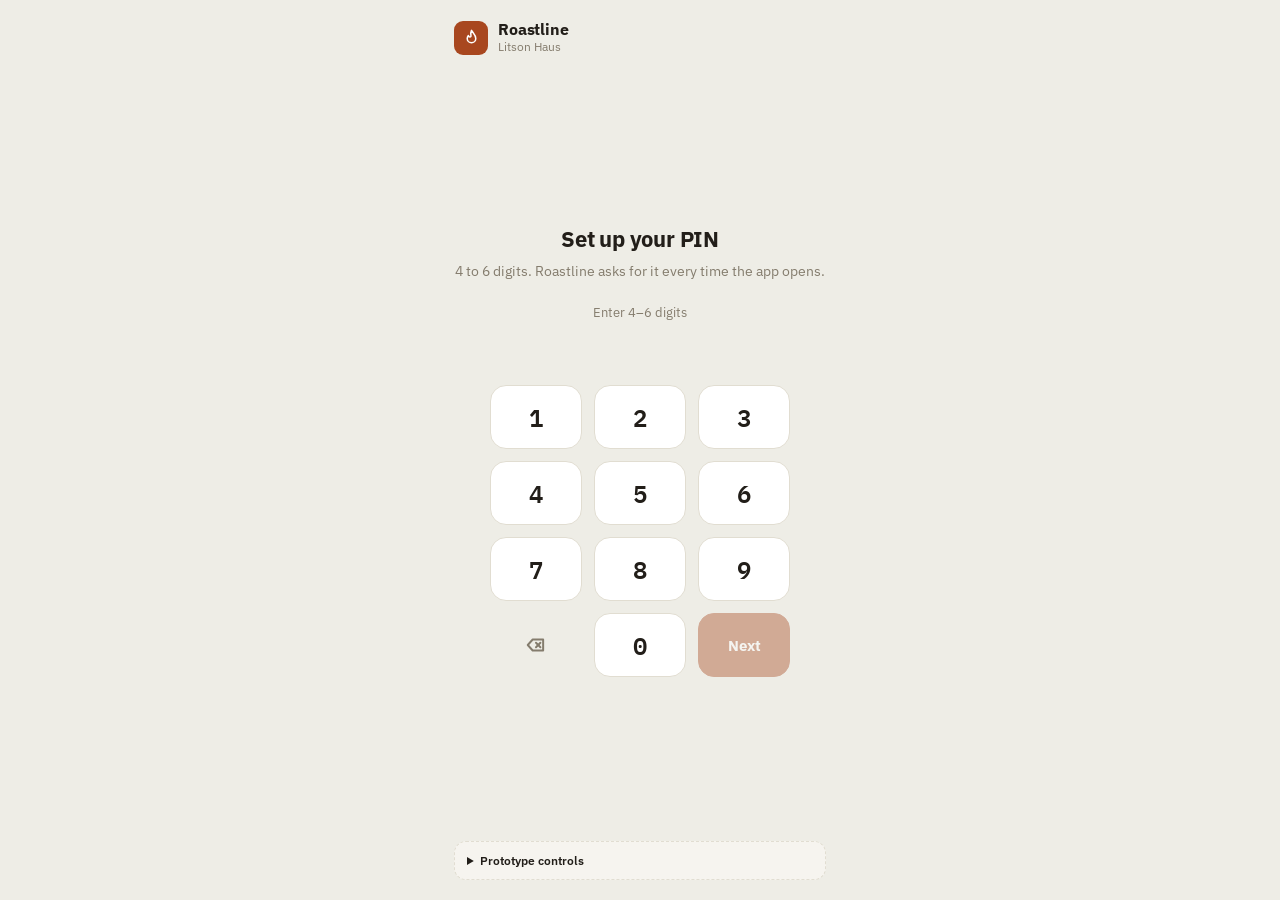
<file: docs/prototypes/signin-prototype.html>
<!doctype html>
<html lang="en">
<head>
<meta charset="utf-8" />
<meta name="viewport" content="width=device-width, initial-scale=1, viewport-fit=cover" />
<title>Roastline — Unlock</title>
<script>
  // Apply the saved theme before first paint (Settings → Appearance): 'light' (default),
  // 'dark', or 'system' (match the device's light/dark setting, and follow it live).
  // In the real app this comes from MAUI Preferences. Storage can be unavailable — light.
  (function () {
    var mq = window.matchMedia ? window.matchMedia('(prefers-color-scheme: dark)') : null;
    function apply() {
      var t = 'light';
      try { t = localStorage.getItem('roastline.theme') || 'light'; } catch (e) {}
      var dark = t === 'dark' || (t === 'system' && !!mq && mq.matches);
      if (dark) document.documentElement.dataset.theme = 'dark';
      else delete document.documentElement.dataset.theme;
    }
    apply();
    try { if (mq) mq.addEventListener('change', apply); } catch (e) {}
    window.__applyTheme = apply;
  })();
</script>
<link rel="preconnect" href="https://fonts.googleapis.com">
<link rel="preconnect" href="https://fonts.gstatic.com" crossorigin>
<link rel="stylesheet" href="https://fonts.googleapis.com/css2?family=IBM+Plex+Mono:wght@500;600&family=IBM+Plex+Sans:wght@400;500;600;700&display=swap">
<style>
  /*
    Roastline — standalone (mobile) app lock prototype, PIN only.
    Replaces the web sign-in page: the standalone app has no admin accounts,
    so opening the app only asks for one PIN, which the owner chooses on
    first run and can change later. See
    standalone/web-to-blazor-hybrid-transition.md §4 for the behavior spec.
  */
  :root {
    --font-body: 'IBM Plex Sans', system-ui, -apple-system, 'Segoe UI', sans-serif;
    --font-mono: 'IBM Plex Mono', 'SFMono-Regular', ui-monospace, Consolas, monospace;
    --bg: #EEEDE6;
    --surface: #FFFFFF;
    --surface-2: #F6F4EF;
    --border: #E1DDD1;
    --fg: #221E19;
    --fg-muted: #847C6D;
    --accent: #A8471F;
    --accent-fg: #FFFFFF;
    --danger: #C1392B;
    --ok: #2E8B52;
    --safe-top: env(safe-area-inset-top, 0px);
    --safe-bottom: env(safe-area-inset-bottom, 0px);
  }
  :root { color-scheme: light; }
  :root[data-theme="dark"] {
    color-scheme: dark;
    --bg: #15120E;
    --surface: #1F1B16;
    --surface-2: #29241E;
    --border: #3A3229;
    --fg: #F2EDE4;
    --fg-muted: #A79E8F;
    --accent: #C9612F;
    --accent-fg: #FFFFFF;
    --danger: #E25B4D;
    --ok: #4CAF72;
  }
  * { box-sizing: border-box; }
  html, body { margin: 0; background: var(--bg); }
  body {
    font-family: var(--font-body); font-size: 14px; line-height: 1.45; color: var(--fg);
    -webkit-tap-highlight-color: transparent; -webkit-text-size-adjust: 100%;
  }
  button, input { font-family: inherit; color: inherit; }
  button { cursor: pointer; }
  :focus-visible { outline: 2px solid var(--accent); outline-offset: 2px; }
  ::placeholder { color: var(--fg-muted); opacity: 1; }

  .lock {
    min-height: 100vh; min-height: 100dvh;
    max-width: 420px; margin: 0 auto;
    display: flex; flex-direction: column; gap: 18px;
    padding: calc(16px + var(--safe-top)) 24px calc(20px + var(--safe-bottom));
  }
  .lock-top { display: flex; align-items: center; justify-content: space-between; min-height: 44px; }
  .brand { display: flex; align-items: center; gap: 10px; }
  .brand-mark { width: 34px; height: 34px; border-radius: 9px; background: var(--accent); display: flex; align-items: center; justify-content: center; flex-shrink: 0; }
  .brand-text { display: flex; flex-direction: column; }
  .brand-name { font-weight: 700; font-size: 16px; letter-spacing: -0.01em; line-height: 1.2; }
  .brand-sub { font-size: 11.5px; color: var(--fg-muted); }
  .top-link { background: none; border: none; color: var(--accent); font-weight: 600; font-size: 14px; padding: 10px 4px; text-decoration: none; }

  .lock-main { flex: 1; display: flex; flex-direction: column; justify-content: center; gap: 20px; }
  .lock-head { text-align: center; display: flex; flex-direction: column; gap: 6px; }
  .lock-head h1 { margin: 0; font-size: 22px; font-weight: 700; letter-spacing: -0.01em; }
  .lock-head p { margin: 0; color: var(--fg-muted); font-size: 14px; }

  .dots { display: flex; justify-content: center; align-items: center; gap: 14px; height: 24px; }
  .dot { width: 14px; height: 14px; border-radius: 50%; background: var(--fg); }
  .dots-hint { color: var(--fg-muted); font-size: 13px; }
  .shake { animation: shake 0.35s; }
  @keyframes shake { 0%,100% { transform: translateX(0); } 20% { transform: translateX(-8px); } 40% { transform: translateX(8px); } 60% { transform: translateX(-5px); } 80% { transform: translateX(5px); } }

  .msg { min-height: 20px; text-align: center; font-size: 13px; font-weight: 600; }
  .msg.error { color: var(--danger); }

  .keypad { display: grid; grid-template-columns: repeat(3, 1fr); gap: 12px; width: 100%; max-width: 300px; margin: 0 auto; }
  .key {
    height: 64px; border-radius: 16px; border: 1px solid var(--border); background: var(--surface);
    font-family: var(--font-mono); font-size: 24px; font-weight: 600;
    display: flex; align-items: center; justify-content: center; touch-action: manipulation;
  }
  .key:active { background: var(--surface-2); }
  .key.fn { font-family: var(--font-body); font-size: 15px; background: transparent; border-color: transparent; color: var(--fg-muted); }
  .key.ok { background: var(--accent); border-color: var(--accent); color: var(--accent-fg); font-family: var(--font-body); font-size: 15px; font-weight: 700; }
  .key[disabled] { opacity: 0.4; cursor: not-allowed; }

  .links { display: flex; justify-content: center; gap: 16px; }
  .link { background: none; border: none; color: var(--accent); font-weight: 600; font-size: 14px; padding: 10px 6px; }

  form.stack { display: flex; flex-direction: column; gap: 14px; }
  .field { display: flex; flex-direction: column; gap: 6px; }
  .field label { font-size: 12.5px; font-weight: 600; color: var(--fg-muted); }
  .input {
    width: 100%; height: 50px; border-radius: 12px; border: 1px solid var(--border);
    background: var(--surface); padding: 0 14px; font-size: 16px;
  }
  .input.code-input { font-family: var(--font-mono); letter-spacing: 0.08em; text-transform: uppercase; text-align: center; }
  .btn {
    width: 100%; height: 50px; border-radius: 12px; border: 1px solid var(--border); background: var(--surface);
    font-size: 15px; font-weight: 700; display: inline-flex; align-items: center; justify-content: center; gap: 8px;
  }
  .btn-primary { background: var(--accent); border-color: var(--accent); color: var(--accent-fg); }
  .btn[disabled] { opacity: 0.5; cursor: not-allowed; }

  .code-card { background: var(--surface); border: 1px solid var(--border); border-radius: 14px; padding: 18px; text-align: center; display: flex; flex-direction: column; gap: 12px; align-items: center; }
  .code { font-family: var(--font-mono); font-size: 22px; font-weight: 600; letter-spacing: 0.06em; }
  .copy-btn { height: 38px; padding: 0 14px; border-radius: 10px; border: 1px solid var(--border); background: var(--surface-2); font-size: 13px; font-weight: 600; display: inline-flex; align-items: center; gap: 6px; }
  .check { display: flex; gap: 10px; align-items: flex-start; font-size: 14px; cursor: pointer; }
  .check input { width: 20px; height: 20px; margin: 0; accent-color: var(--accent); flex-shrink: 0; }
  .note { font-size: 12.5px; color: var(--fg-muted); text-align: center; margin: 0; }
  .warn { background: color-mix(in srgb, var(--accent) 8%, var(--surface)); border: 1px solid color-mix(in srgb, var(--accent) 35%, var(--border)); color: var(--fg); border-radius: 12px; padding: 10px 12px; font-size: 13px; }

  .success { width: 60px; height: 60px; border-radius: 50%; margin: 0 auto; background: color-mix(in srgb, var(--ok) 14%, var(--surface)); border: 1px solid var(--ok); color: var(--ok); display: flex; align-items: center; justify-content: center; }

  .proto { border: 1px dashed var(--border); border-radius: 12px; background: var(--surface-2); padding: 10px 12px; font-size: 12px; color: var(--fg-muted); }
  .proto summary { cursor: pointer; font-weight: 600; color: var(--fg); }
  .proto p { margin: 8px 0 0; }
  .proto code { font-family: var(--font-mono); font-size: 11.5px; background: var(--bg); border: 1px solid var(--border); border-radius: 4px; padding: 1px 5px; color: var(--fg); }
  .proto-actions { display: flex; flex-wrap: wrap; gap: 6px; margin-top: 8px; }
  .proto-actions button { height: 34px; padding: 0 10px; border-radius: 8px; border: 1px solid var(--border); background: var(--surface); font-size: 12px; font-weight: 600; }

  .toast {
    position: fixed; left: 50%; transform: translateX(-50%); bottom: calc(24px + var(--safe-bottom)); z-index: 80;
    background: var(--fg); color: var(--bg); padding: 10px 16px; border-radius: 12px; font-size: 13.5px;
    box-shadow: 0 8px 20px rgba(34,30,25,0.22); max-width: calc(100vw - 32px);
  }
</style>
</head>
<body>
<div id="app"></div>

<script>
/* =====================================================================================
   Roastline — standalone app lock (PIN only)
   -------------------------------------------------------------------------------------
   Same architecture as the other prototypes: one `state` object, Actions that mutate
   it, a full re-render of #app, and event delegation on data-action.

   Flows
   - First run (no PIN yet): choose a 4–6 digit PIN → confirm → recovery code shown
     once → opens Bookings.
   - Unlock: PIN keypad. 5 wrong tries → 30-second wait.
   - Forgot: enter the recovery code → choose a new PIN → confirm → a NEW recovery
     code is shown (the old one stops working) → opens Bookings.
   - Change (Settings → Update PIN, ?mode=change): current PIN → new PIN →
     confirm → done. Recovery code stays the same.

   URL modes: (none) = first run · ?mode=unlock · ?mode=change
   In the real app the PIN and recovery code are stored hashed in SQLite.
   ===================================================================================== */

  const PIN_MIN = 4, PIN_MAX = 6;
  const MAX_ATTEMPTS = 5, LOCKOUT_SECONDS = 30;
  const SEED_PIN = '1234';
  const SEED_RECOVERY = 'RSTL-7Q4M-K2PD';
  const BOOKINGS_URL = 'bookings-prototype.html';
  const SETTINGS_URL = 'settings-prototype.html'; // "Update PIN" is opened from Settings

  // ---------------------------------------------------------------------------------
  // Helpers
  // ---------------------------------------------------------------------------------
  function esc(str) {
    return String(str == null ? '' : str)
      .replace(/&/g, '&amp;').replace(/</g, '&lt;').replace(/>/g, '&gt;')
      .replace(/"/g, '&quot;').replace(/'/g, '&#39;');
  }
  function icon(paths, size) {
    size = size || 16;
    return '<svg viewBox="0 0 20 20" width="' + size + '" height="' + size + '" fill="none" stroke="currentColor" stroke-width="1.8" stroke-linecap="round" stroke-linejoin="round" aria-hidden="true">' + paths + '</svg>';
  }
  const ICONS = {
    flame: '<path d="M10 2.5c2 3 4.5 5 4.5 8.5a4.5 4.5 0 01-9 0c0-1.3.5-2.2 1.2-3.1.2 1 .9 1.6 1.6 1.6.9 0 1.3-.8 1.1-1.6-.3-1.3-.6-2.6.6-5.4z"></path>',
    check: '<polyline points="4,10.5 8,14.5 16,5.5"></polyline>',
    copy: '<rect x="6.5" y="6.5" width="10" height="10" rx="2"></rect><path d="M13.5 6.5V5a1.5 1.5 0 00-1.5-1.5H5A1.5 1.5 0 003.5 5v7A1.5 1.5 0 005 13.5h1.5"></path>',
    backspace: '<path d="M7 5h9.5v10H7l-4.5-5z"></path><line x1="10" y1="8" x2="14" y2="12"></line><line x1="14" y1="8" x2="10" y2="12"></line>'
  };
  // Recovery codes avoid look-alike characters (0/O, 1/I/L).
  function generateRecoveryCode() {
    const alphabet = 'ABCDEFGHJKMNPQRSTUVWXYZ23456789';
    const bytes = new Uint8Array(12);
    if (window.crypto && window.crypto.getRandomValues) window.crypto.getRandomValues(bytes);
    else bytes.forEach((_, i) => { bytes[i] = Math.floor(Math.random() * 256); });
    let raw = '';
    bytes.forEach((b) => { raw += alphabet[b % alphabet.length]; });
    return raw.slice(0, 4) + '-' + raw.slice(4, 8) + '-' + raw.slice(8, 12);
  }
  function normalizeCode(s) { return String(s || '').toUpperCase().replace(/[^A-Z0-9]/g, ''); }

  // ---------------------------------------------------------------------------------
  // State
  // ---------------------------------------------------------------------------------
  const params = new URLSearchParams(location.search);
  const mode = params.get('mode'); // null | 'unlock' | 'change'

  const state = {
    pin: null,              // hashed in the real app
    recoveryCode: null,
    view: 'enter',          // enter | confirm | recovery | unlock | forgot | verify | done
    flow: 'setup',          // setup | reset | change — which flow enter/confirm belong to
    entry: '',              // keypad buffer
    firstEntry: '',         // PIN typed on "enter", checked on "confirm"
    codeInput: '',
    message: '', shake: false,
    failed: 0, lockedUntil: 0,
    savedAck: false,
    done: null,             // { title, text, cta, redirect }
    toast: ''
  };

  // Prototype only: the PIN is shared with the other prototype files through browser storage
  // so their "enter your PIN to continue" checks use the same PIN. The real app stores only
  // a hash in SQLite.
  const PIN_STORAGE_KEY = 'roastline.pin';
  function storedPin() { try { return localStorage.getItem(PIN_STORAGE_KEY); } catch (e) { return null; } }
  function storePin(pin) { try { if (pin) localStorage.setItem(PIN_STORAGE_KEY, pin); else localStorage.removeItem(PIN_STORAGE_KEY); } catch (e) { /* this page only */ } }
  function seedPin() { state.pin = storedPin() || SEED_PIN; state.recoveryCode = SEED_RECOVERY; }
  if (mode === 'unlock') { seedPin(); state.view = 'unlock'; }
  else if (mode === 'change') { seedPin(); state.view = 'verify'; state.flow = 'change'; }

  // ---------------------------------------------------------------------------------
  // Lockout
  // ---------------------------------------------------------------------------------
  let lockTimer = null;
  function isLockedOut() { return Date.now() < state.lockedUntil; }
  function secondsLeft() { return Math.max(0, Math.ceil((state.lockedUntil - Date.now()) / 1000)); }
  function startLockTimer() {
    if (lockTimer) clearInterval(lockTimer);
    lockTimer = setInterval(() => {
      if (!isLockedOut()) {
        clearInterval(lockTimer); lockTimer = null;
        state.message = ''; state.lockedUntil = 0;
      }
      render();
    }, 1000);
  }
  function registerFailure(wrongMessage) {
    state.failed += 1;
    state.entry = '';
    state.shake = true;
    if (state.failed >= MAX_ATTEMPTS) {
      state.failed = 0;
      state.lockedUntil = Date.now() + LOCKOUT_SECONDS * 1000;
      state.message = '';
      startLockTimer();
    } else {
      const left = MAX_ATTEMPTS - state.failed;
      state.message = wrongMessage + ' ' + left + (left === 1 ? ' try' : ' tries') + ' left.';
    }
  }

  // ---------------------------------------------------------------------------------
  // Actions
  // ---------------------------------------------------------------------------------
  function resetTransient() { state.entry = ''; state.firstEntry = ''; state.codeInput = ''; state.message = ''; }
  function goTo(view) { resetTransient(); state.view = view; render(); }
  function goBookings() { location.href = BOOKINGS_URL; }
  function toast(msg) {
    state.toast = msg; render();
    setTimeout(() => { if (state.toast === msg) { state.toast = ''; render(); } }, 2400);
  }

  const Actions = {
    key(d) {
      if (isLockedOut() || state.entry.length >= PIN_MAX) return;
      state.entry += d; state.message = ''; render();
    },
    backspace() { if (isLockedOut()) return; state.entry = state.entry.slice(0, -1); render(); },
    submitKeypad() {
      if (isLockedOut()) return;
      if (state.entry.length < PIN_MIN) {
        state.message = 'Use ' + PIN_MIN + ' to ' + PIN_MAX + ' digits.'; state.shake = true; render(); return;
      }
      switch (state.view) {
        case 'enter':
          state.firstEntry = state.entry; state.entry = ''; state.message = ''; state.view = 'confirm'; render(); return;
        case 'confirm':
          if (state.entry !== state.firstEntry) {
            state.firstEntry = ''; state.entry = ''; state.view = 'enter';
            state.message = "PINs didn't match. Choose your PIN again."; state.shake = true;
            render(); return;
          }
          savePin(state.entry); return;
        case 'unlock':
        case 'verify':
          checkCurrent(state.entry); return;
        default: return;
      }
    },

    openForgot() { goTo('forgot'); },
    backToUnlock() { goTo('unlock'); },
    submitRecovery() {
      if (isLockedOut()) return;
      if (!normalizeCode(state.codeInput)) { state.message = 'Enter your recovery code.'; render(); return; }
      if (normalizeCode(state.codeInput) === normalizeCode(state.recoveryCode)) {
        state.failed = 0; state.flow = 'reset'; goTo('enter'); return;
      }
      registerFailure("That recovery code isn't right.");
      render();
    },

    toggleAck(checked) { state.savedAck = checked; render(); },
    copyCode() {
      const code = state.recoveryCode;
      if (navigator.clipboard && navigator.clipboard.writeText) {
        navigator.clipboard.writeText(code).then(() => toast('Recovery code copied')).catch(() => toast('Copy not available — write it down'));
      } else {
        toast('Copy not available — write it down');
      }
    },
    finishRecovery() {
      if (!state.savedAck) return;
      showDone({ title: state.flow === 'reset' ? 'PIN reset' : "You're all set", text: 'Opening Bookings…', cta: 'Open Bookings', redirect: true });
    },

    // ---- prototype controls ----
    protoFirstRun() {
      state.pin = null; state.recoveryCode = null; state.flow = 'setup'; storePin(null);
      state.failed = 0; state.lockedUntil = 0; state.savedAck = false; goTo('enter');
    },
    protoUnlock() { seedPin(); state.flow = 'setup'; state.failed = 0; state.lockedUntil = 0; goTo('unlock'); },
    protoChange() {
      if (!state.pin) seedPin();
      state.flow = 'change'; state.failed = 0; state.lockedUntil = 0; goTo('verify');
    }
  };

  function checkCurrent(value) {
    if (state.pin && value === state.pin) {
      state.failed = 0;
      if (state.view === 'verify') { state.flow = 'change'; goTo('enter'); }
      else showDone({ title: 'Unlocked', text: 'Opening Bookings…', cta: 'Open Bookings', redirect: true });
      return;
    }
    registerFailure('Incorrect PIN.');
    render();
  }

  function savePin(pin) {
    state.pin = pin;
    storePin(pin);
    resetTransient();
    if (state.flow === 'change') {
      showDone({ title: 'PIN updated', text: 'Use your new PIN the next time Roastline locks. Your recovery code stays the same.', cta: 'Back to Settings', href: SETTINGS_URL, redirect: false });
      return;
    }
    // setup or reset → a fresh recovery code, shown once
    state.recoveryCode = generateRecoveryCode();
    state.savedAck = false;
    state.view = 'recovery';
    render();
  }

  function showDone(done) {
    resetTransient();
    state.done = done;
    state.view = 'done';
    render();
    if (done.redirect) setTimeout(goBookings, 1400);
  }

  // ---------------------------------------------------------------------------------
  // Templates
  // ---------------------------------------------------------------------------------
  function renderTop() {
    let right = '';
    if (state.flow === 'change' && (state.view === 'verify' || state.view === 'enter' || state.view === 'confirm')) {
      right = '<a class="top-link" href="' + SETTINGS_URL + '">Cancel</a>';
    } else if (state.view === 'forgot') {
      right = '<button type="button" class="top-link" data-action="back-to-unlock">Back</button>';
    }
    return `
      <div class="lock-top">
        <div class="brand">
          <div class="brand-mark"><svg viewBox="0 0 20 20" width="19" height="19" fill="none" stroke="#fff" stroke-width="1.6" stroke-linejoin="round" stroke-linecap="round">${ICONS.flame}</svg></div>
          <div class="brand-text"><span class="brand-name">Roastline</span><span class="brand-sub">Litson Haus</span></div>
        </div>
        ${right}
      </div>`;
  }

  function renderMessage() {
    if (isLockedOut()) return `<div class="msg error" role="alert">Too many tries. Try again in ${secondsLeft()}s.</div>`;
    return state.message ? `<div class="msg error" role="alert">${esc(state.message)}</div>` : '<div class="msg"></div>';
  }

  function renderDots(hint) {
    const n = state.entry.length;
    const inner = n === 0
      ? `<span class="dots-hint">${esc(hint)}</span>`
      : Array.from({ length: n }, () => '<span class="dot"></span>').join('');
    return `<div class="dots ${state.shake ? 'shake' : ''}" aria-live="polite" aria-label="${n} digits entered">${inner}</div>`;
  }

  function renderKeypad(okLabel) {
    const locked = isLockedOut();
    const dis = locked ? 'disabled' : '';
    const digits = ['1','2','3','4','5','6','7','8','9'].map((d) => `<button type="button" class="key" data-action="key" data-digit="${d}" ${dis}>${d}</button>`).join('');
    const okDisabled = locked || state.entry.length < PIN_MIN ? 'disabled' : '';
    return `
      <div class="keypad" role="group" aria-label="PIN keypad">
        ${digits}
        <button type="button" class="key fn" data-action="backspace" aria-label="Delete" ${dis}>${icon(ICONS.backspace, 22)}</button>
        <button type="button" class="key" data-action="key" data-digit="0" ${dis}>0</button>
        <button type="button" class="key ok" data-action="submit-keypad" ${okDisabled}>${esc(okLabel)}</button>
      </div>`;
  }

  function keypadScreen(title, subtitle, hint, okLabel, extra) {
    return `
      <div class="lock-main">
        <div class="lock-head"><h1>${title}</h1><p>${subtitle}</p></div>
        ${renderDots(hint)}
        ${renderMessage()}
        ${renderKeypad(okLabel)}
        ${extra || ''}
      </div>`;
  }

  function viewEnter() {
    const copy = {
      setup: ['Set up your PIN', PIN_MIN + ' to ' + PIN_MAX + ' digits. Roastline asks for it every time the app opens.'],
      reset: ['Choose a new PIN', 'Your recovery code checked out. ' + PIN_MIN + ' to ' + PIN_MAX + ' digits.'],
      change: ['Choose a new PIN', PIN_MIN + ' to ' + PIN_MAX + ' digits.']
    }[state.flow] || ['Choose a PIN', ''];
    return keypadScreen(copy[0], copy[1], 'Enter ' + PIN_MIN + '–' + PIN_MAX + ' digits', 'Next');
  }
  function viewConfirm() { return keypadScreen('Confirm your PIN', 'Enter the same PIN again.', 'Re-enter your PIN', 'Save'); }
  function viewUnlock() {
    return keypadScreen('Welcome back', 'Enter your PIN to open Roastline.', 'Enter your PIN', 'Unlock',
      '<div class="links"><button type="button" class="link" data-action="open-forgot">Forgot PIN?</button></div>');
  }
  function viewVerify() { return keypadScreen('Enter your current PIN', "Confirm it's you before changing it.", 'Enter your current PIN', 'Next'); }

  function viewRecovery() {
    return `
      <div class="lock-main">
        <div class="lock-head">
          <h1>Save your recovery code</h1>
          <p>If you forget your PIN, this code is the only way back in.</p>
        </div>
        <div class="code-card">
          <span class="code">${esc(state.recoveryCode)}</span>
          <button type="button" class="copy-btn" data-action="copy-code">${icon(ICONS.copy, 15)} Copy</button>
        </div>
        ${state.flow === 'reset' ? '<div class="warn">Your old recovery code no longer works.</div>' : ''}
        <div class="warn">Without this code, a forgotten PIN means reinstalling the app — which erases all bookings on this device.</div>
        <label class="check"><input type="checkbox" data-action="toggle-ack" ${state.savedAck ? 'checked' : ''} /> I've written this code down somewhere safe.</label>
        <button type="button" class="btn btn-primary" data-action="finish-recovery" ${state.savedAck ? '' : 'disabled'}>Continue</button>
      </div>`;
  }

  function viewForgot() {
    return `
      <div class="lock-main">
        <div class="lock-head"><h1>Use your recovery code</h1><p>It's the 12-character code you saved when you set up your PIN.</p></div>
        <form class="stack" data-form="recovery" novalidate>
          <div class="field">
            <label for="codeInput">Recovery code</label>
            <input class="input code-input" id="codeInput" type="text" autocomplete="off" autocapitalize="characters" spellcheck="false" placeholder="XXXX-XXXX-XXXX" data-input="codeInput" value="${esc(state.codeInput)}" ${isLockedOut() ? 'disabled' : ''} />
          </div>
          ${renderMessage()}
          <button type="submit" class="btn btn-primary" ${isLockedOut() ? 'disabled' : ''}>Verify code</button>
        </form>
        <p class="note">Lost the code too? The only option left is reinstalling the app, which erases all bookings on this device unless you have a backup.</p>
      </div>`;
  }

  function viewDone() {
    const d = state.done || { title: 'Done', text: '', cta: 'Open Bookings' };
    return `
      <div class="lock-main">
        <div class="success">${icon(ICONS.check, 26)}</div>
        <div class="lock-head"><h1>${esc(d.title)}</h1><p>${esc(d.text)}</p></div>
        <a class="btn btn-primary" href="${d.href || BOOKINGS_URL}" style="text-decoration:none;">${esc(d.cta)}</a>
      </div>`;
  }

  function renderProtoPanel() {
    const line = state.pin
      ? `Current PIN: <code>${esc(state.pin)}</code> · Recovery code: <code>${esc(state.recoveryCode)}</code>`
      : 'No PIN set yet (first run).';
    return `
      <details class="proto">
        <summary>Prototype controls</summary>
        <p>${line}</p>
        <div class="proto-actions">
          <button type="button" data-action="proto-first-run">First run</button>
          <button type="button" data-action="proto-unlock">Unlock flow</button>
          <button type="button" data-action="proto-change">Change PIN flow</button>
        </div>
      </details>`;
  }

  const VIEWS = { enter: viewEnter, confirm: viewConfirm, recovery: viewRecovery, unlock: viewUnlock, verify: viewVerify, forgot: viewForgot, done: viewDone };

  const appEl = document.getElementById('app');
  function render() {
    const view = VIEWS[state.view] || viewEnter;
    appEl.innerHTML = `
      <div class="lock">
        ${renderTop()}
        ${view()}
        ${renderProtoPanel()}
      </div>
      ${state.toast ? `<div class="toast" role="status">${esc(state.toast)}</div>` : ''}`;
    if (state.shake) setTimeout(() => { state.shake = false; }, 400);
  }

  // ---------------------------------------------------------------------------------
  // Events
  // ---------------------------------------------------------------------------------
  appEl.addEventListener('click', (e) => {
    const el = e.target.closest('[data-action]');
    if (!el || el.disabled) return;
    switch (el.dataset.action) {
      case 'key': Actions.key(el.dataset.digit); break;
      case 'backspace': Actions.backspace(); break;
      case 'submit-keypad': Actions.submitKeypad(); break;
      case 'open-forgot': Actions.openForgot(); break;
      case 'back-to-unlock': Actions.backToUnlock(); break;
      case 'copy-code': Actions.copyCode(); break;
      case 'finish-recovery': Actions.finishRecovery(); break;
      case 'proto-first-run': Actions.protoFirstRun(); break;
      case 'proto-unlock': Actions.protoUnlock(); break;
      case 'proto-change': Actions.protoChange(); break;
      default: break;
    }
  });
  appEl.addEventListener('change', (e) => {
    const el = e.target.closest('[data-action="toggle-ack"]');
    if (el) Actions.toggleAck(el.checked);
  });
  // Typing in the recovery-code field only updates state — no re-render, so the keyboard stays open.
  appEl.addEventListener('input', (e) => {
    const key = e.target.dataset && e.target.dataset.input;
    if (key) state[key] = e.target.value;
  });
  appEl.addEventListener('submit', (e) => {
    const form = e.target.closest('[data-form="recovery"]');
    if (!form) return;
    e.preventDefault();
    Actions.submitRecovery();
  });
  // Physical keyboard support for the keypad (desktop testing, tablets with keyboards).
  document.addEventListener('keydown', (e) => {
    if (e.target && e.target.tagName === 'INPUT') return;
    if (['enter', 'confirm', 'unlock', 'verify'].indexOf(state.view) === -1) return;
    if (/^[0-9]$/.test(e.key)) { Actions.key(e.key); e.preventDefault(); }
    else if (e.key === 'Backspace') { Actions.backspace(); e.preventDefault(); }
    else if (e.key === 'Enter') { Actions.submitKeypad(); e.preventDefault(); }
  });

  render();
</script>
</body>
</html>
</file>
